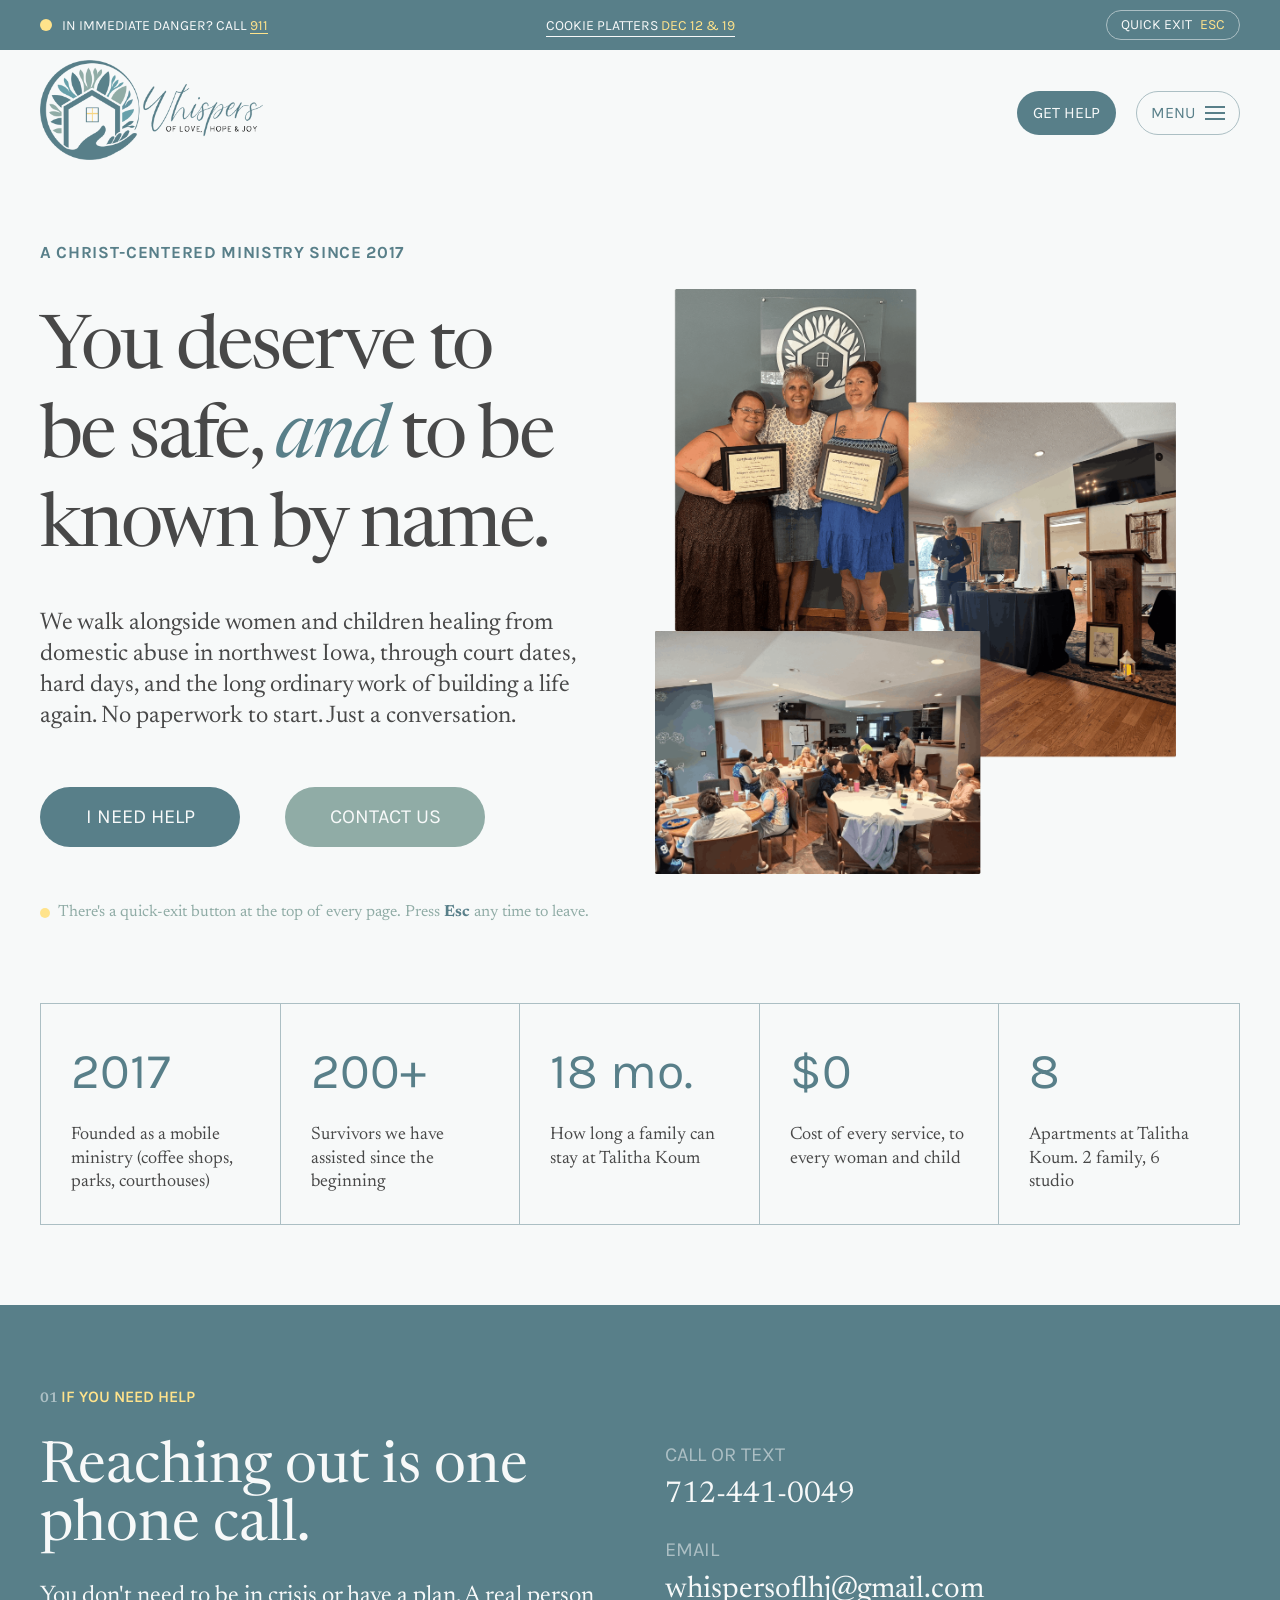
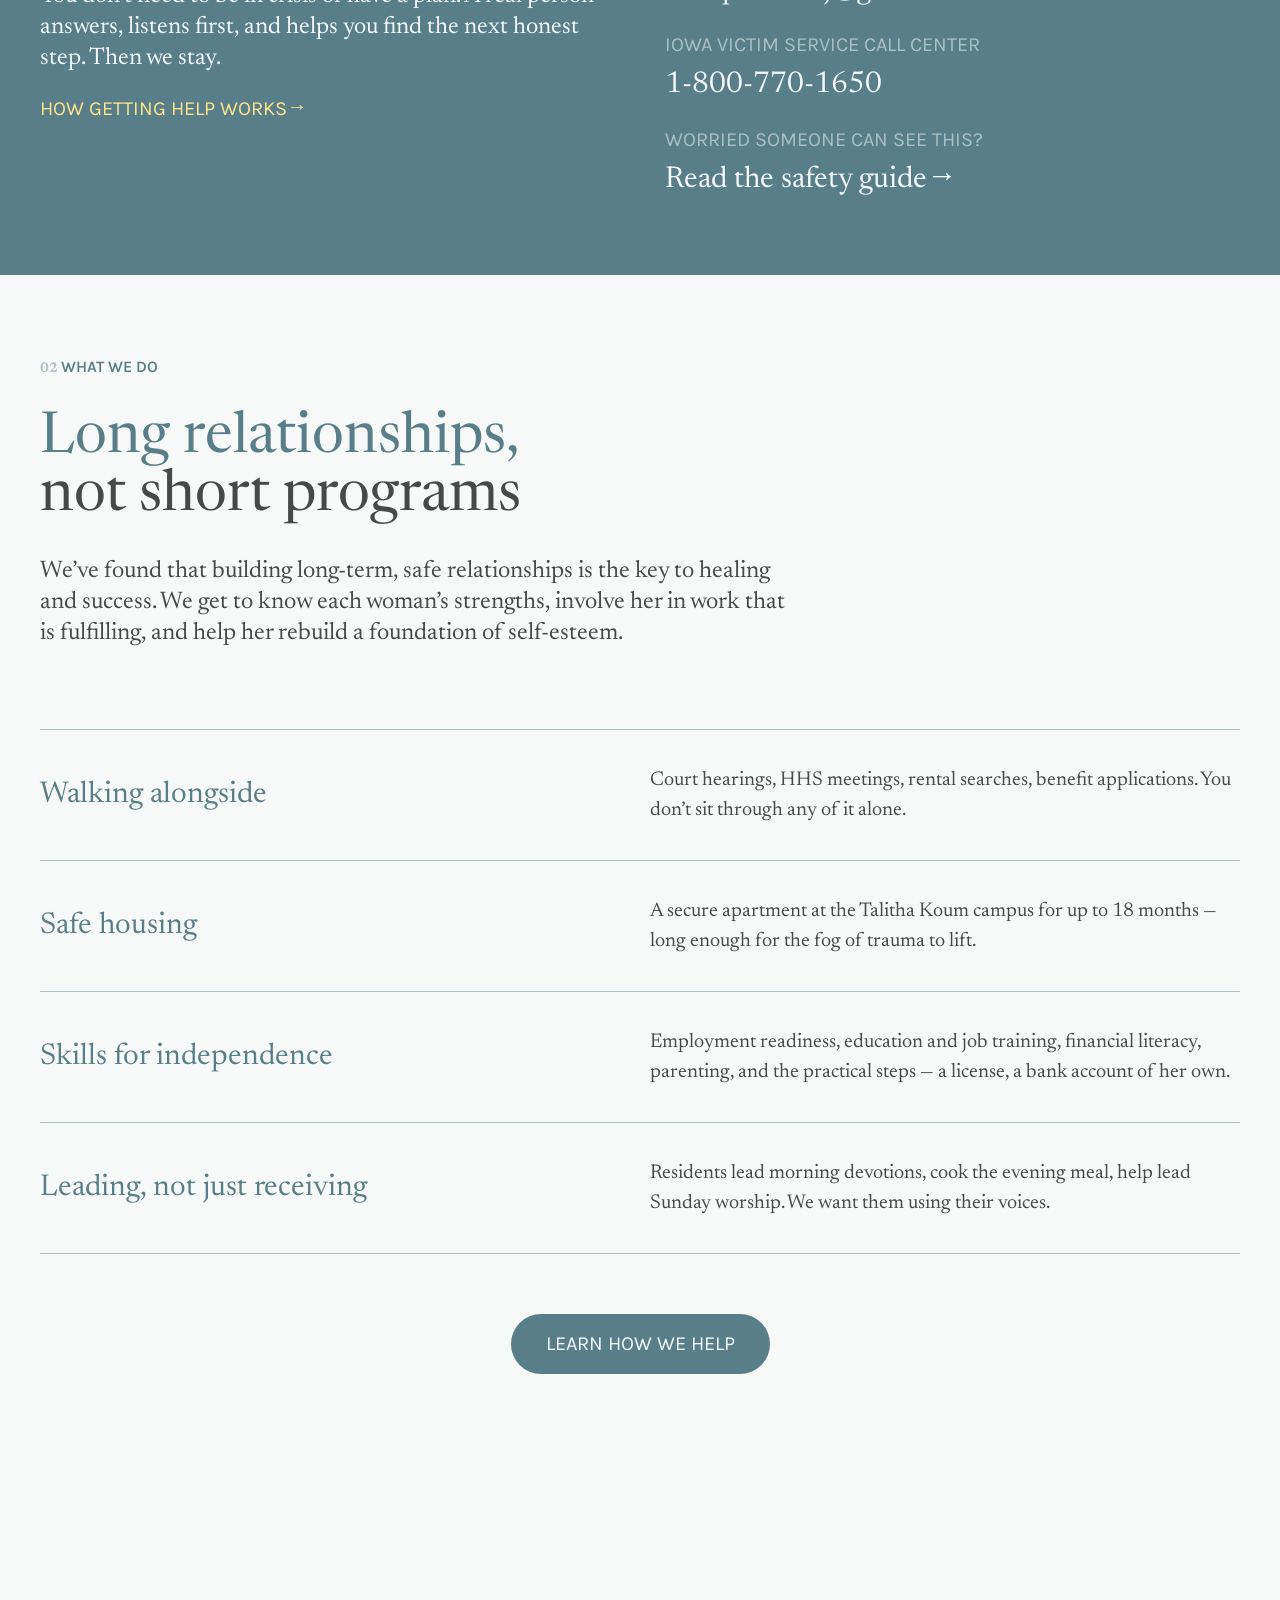
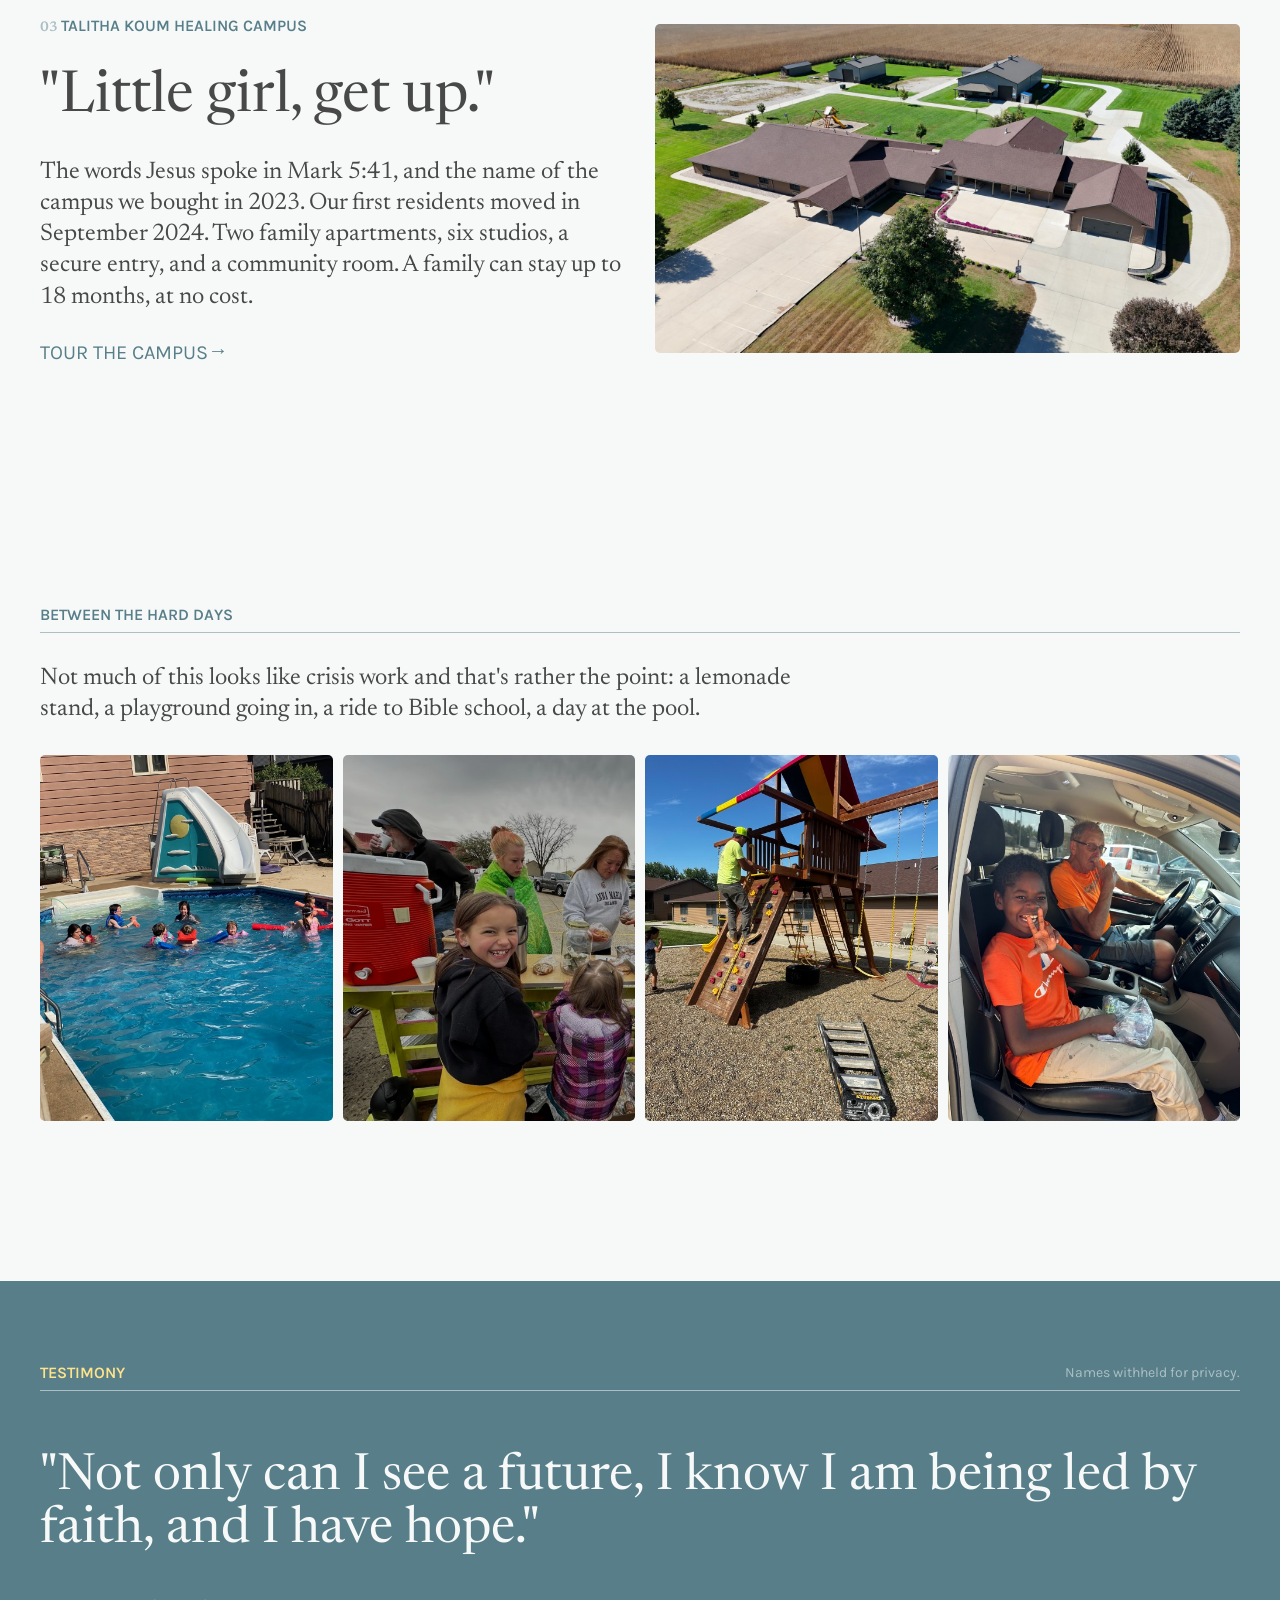
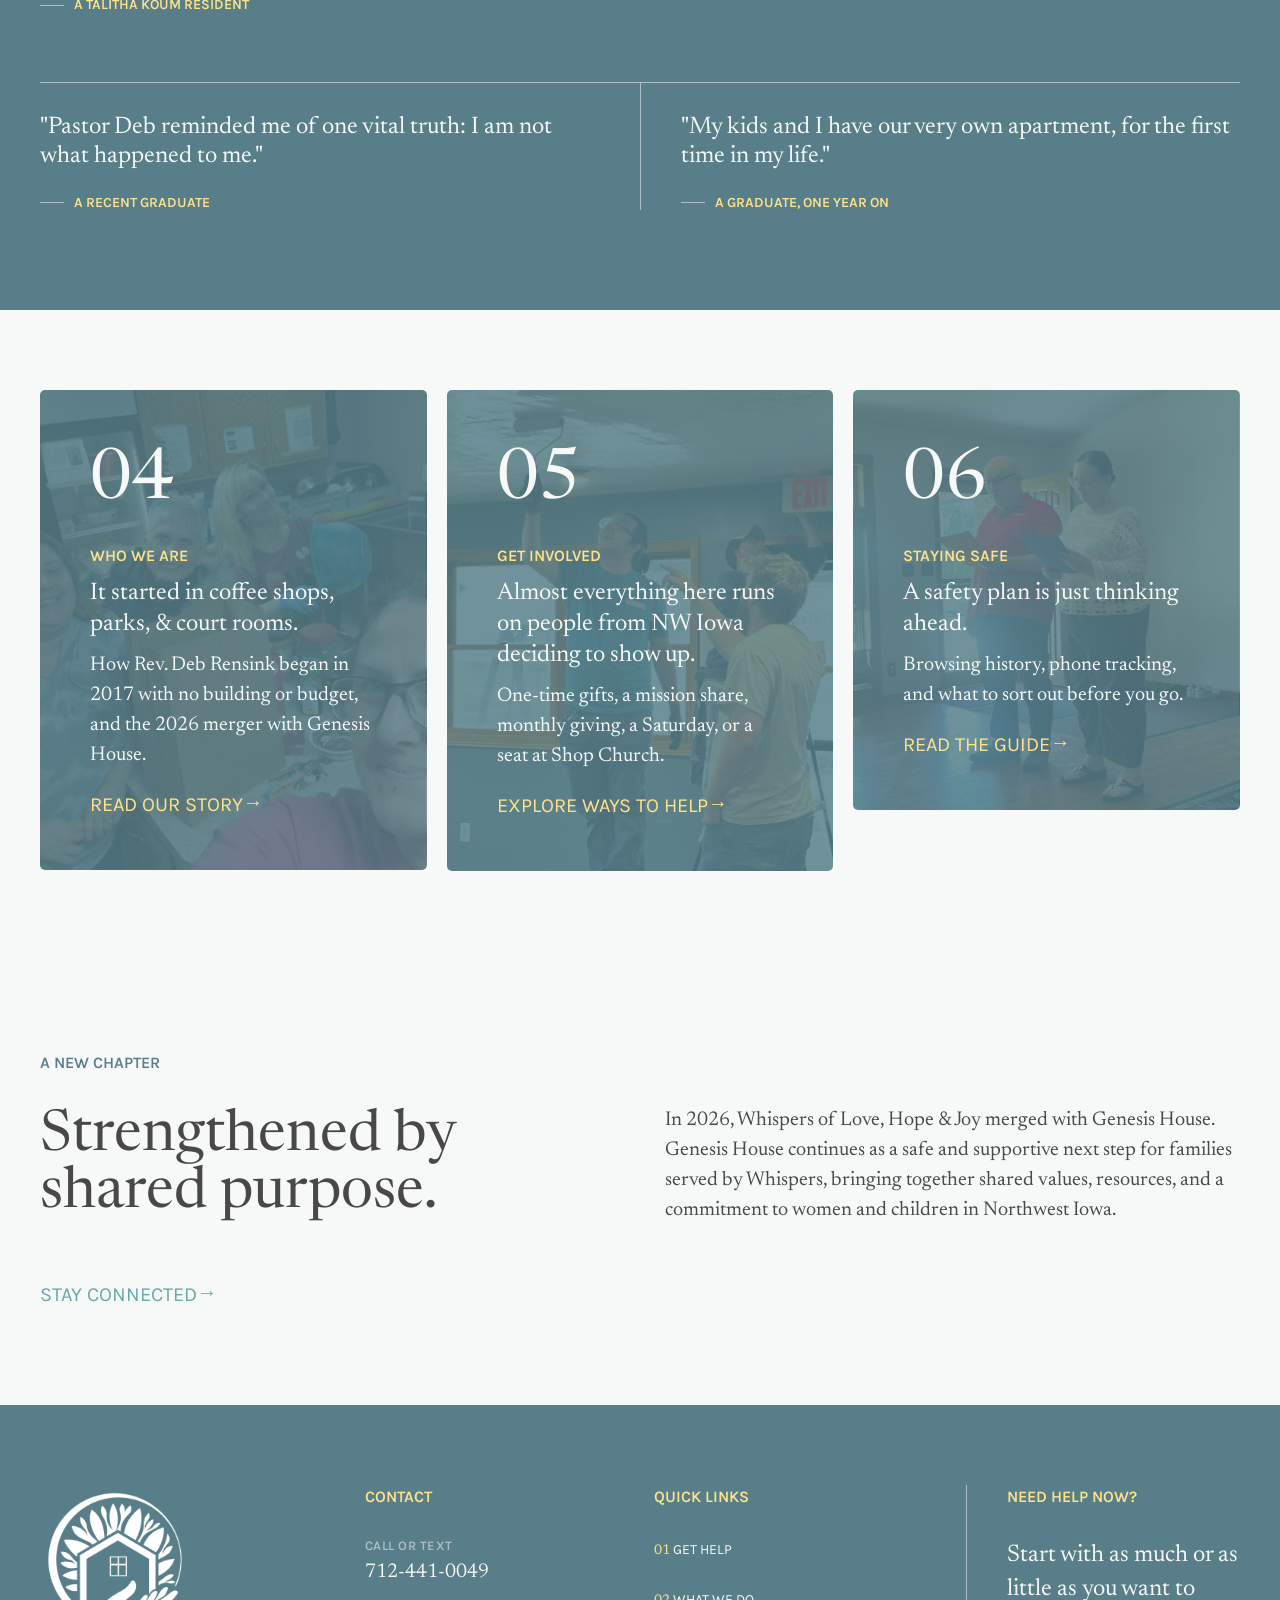
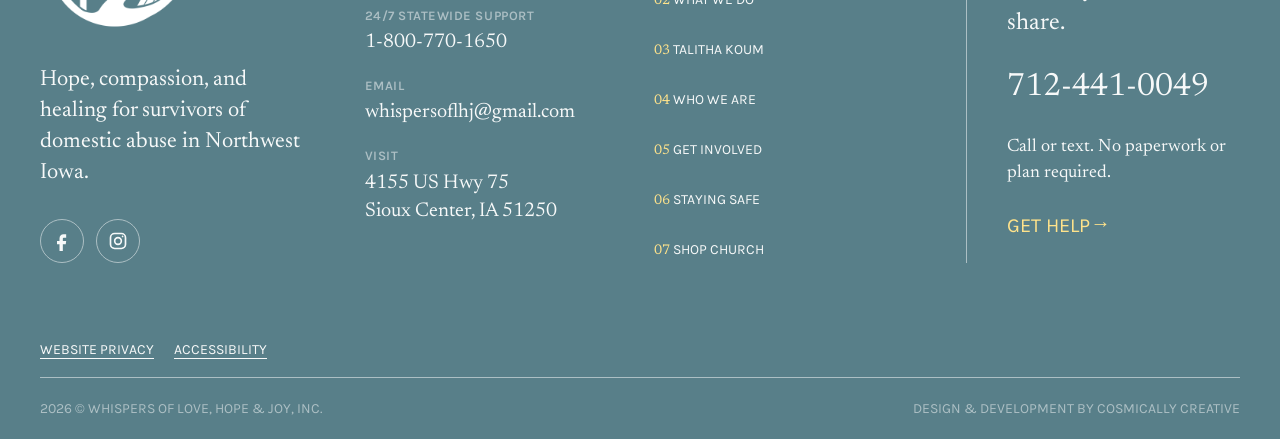
<file: index.html>
<!doctype html>
<html lang="en" class="no-js">
    <head>
        <meta charset="UTF-8" />
        <script>
            (function () {
                try {
                    var navigation = performance.getEntriesByType("navigation")[0];
                    var type = navigation && navigation.type;
                    if (type === "back_forward" && sessionStorage.getItem("quick-exit") === "1") {
                        document.documentElement.hidden = true;
                        location.replace("https://www.google.com/");
                    }
                } catch (error) {}
            })();
        </script>
        <meta name="viewport" content="width=device-width, initial-scale=1.0" />
        <meta name="referrer" content="no-referrer" />
        <meta name="description" content="Whispers of Love, Hope, and Joy provides Christ-centered support, practical help, and healing community for survivors of domestic abuse in Northwest Iowa." />
        <meta property="og:title" content="Whispers of Love, Hope, and Joy" />
        <meta property="og:description" content="Christ-centered support, practical help, and healing community for survivors of domestic abuse in Northwest Iowa." />
        <meta property="og:type" content="website" />
        <meta property="og:site_name" content="Whispers of Love, Hope, and Joy" />
        <link rel="canonical" href="https://whispersoflhj.org/" />
        <meta property="og:url" content="https://whispersoflhj.org/" />
        <meta property="og:image" content="https://whispersoflhj.org/img/share.png" />
        <meta property="og:image:width" content="1200" />
        <meta property="og:image:height" content="630" />
        <meta property="og:image:alt" content="Whispers of Love, Hope, and Joy" />
        <meta name="twitter:card" content="summary_large_image" />
        <meta name="twitter:image" content="https://whispersoflhj.org/img/share.png" />
        <meta name="theme-color" content="#587f89" />

        <link rel="apple-touch-icon" href="img/favicons/favicon-apple.png" />
        <link rel="icon" href="img/favicons/favicon.png" />

        <link rel="stylesheet" href="css/style.css" />
        <link rel="stylesheet" href="css/queries.css" />
        <script src="script.js" defer></script>
        <script defer src="https://stats.cosmicallycreative.com/script.js" data-website-id="69d5dd77-8af4-4feb-833b-759111ac0679"></script>

        <title>Whispers of Love, Hope, and Joy</title>
    </head>
    <body>
        <a class="skip-link" href="#main-content">Skip to main content</a>
        <header class="site-header">
            <aside class="announcement-bar" aria-label="Announcement">
                <p class="emergency-message">
                    <span class="emergency-indicator" aria-hidden="true"></span>
                    <span>In immediate danger? Call <a class="emergency-link text-yellow" href="tel:911">911</a></span>
                </p>
                <p class="announcement-message"></p>
                <a class="quick-exit" href="https://www.google.com/" rel="noreferrer">Quick Exit <span class="text-yellow">Esc</span></a>
            </aside>
            <nav class="nav" aria-label="Primary navigation">
                <a href="./" aria-label="Whispers of Love, Hope &amp; Joy home">
                    <img width="706" height="316" decoding="async" class="nav-logo" src="img/logo-big.png" alt="">
                </a>
                <a class="btn mobile-help-link" href="get-help/">Get Help</a>
                <button class="mobile-nav-toggle" type="button" aria-expanded="false" aria-controls="primary-navigation" aria-label="Open navigation">
                    <span class="mobile-nav-toggle-label">Menu</span>
                    <span class="mobile-nav-toggle-icon" aria-hidden="true"></span>
                </button>
                <ul class="nav-links" id="primary-navigation">
                    <li><a class="nav-link" href="get-help/"><span class="number">01</span> Get Help</a></li>
                    <li><a class="nav-link" href="what-we-do/"><span class="number">02</span> What We Do</a></li>
                    <li><a class="nav-link" href="talitha-koum/"><span class="number">03</span> Talitha Koum</a></li>
                    <li><a class="nav-link" href="who-we-are/"><span class="number">04</span> Who We Are</a></li>
                    <li><a class="nav-link" href="get-involved/"><span class="number">05</span> Get Involved</a></li>
                    <li><a class="nav-link" href="staying-safe/"><span class="number">06</span> Staying Safe</a></li>
                    <li><a class="nav-link" href="shop-church/"><span class="number">07</span> Shop Church</a></li>
                </ul>
                <div class="btns">
                    <a class="btn" href="https://whispersoflhj.networkforgood.com/projects/104180-whispers-of-love-hope-joy-ministry" target="_blank" rel="noreferrer">Donate</a>
                    <a class="btn btn--secondary" href="https://whispersoflhj.dm.networkforgood.com/forms/e-newsletter-sign-up" target="_blank" rel="noreferrer">Email Updates</a>
                </div>
            </nav>
        </header>

        <main id="main-content">
            <section class="hero-section">
                <div class="hero-content site-container">
                    <div class="hero-text">
                        <p class="hero-eyebrow">A Christ-centered ministry since 2017</p>
                        <h1>You deserve to <br>be safe, <em>and</em> to be <br>known by name.</h1>
                        <p class="description">We walk alongside women and children healing from domestic abuse in northwest Iowa, through court dates, hard days, and the long ordinary work of building a life again. No paperwork to start. Just a conversation.</p>
                        <div class="hero-actions">
                            <a class="btn btn--large" href="get-help/">I Need Help</a>
                            <a class="btn btn--secondary btn--large" href="mailto:whispersoflhj@gmail.com">Contact Us</a>
                        </div>
                        <p class="quick-exit-note">
                            <span class="quick-exit-indicator" aria-hidden="true"></span>
                            <span>There's a quick-exit button at the top of every page. Press <strong>Esc</strong> any time to leave.</span>
                        </p>
                    </div>
                    <div class="hero-image">
                        <img width="1200" height="1333" decoding="async" src="img/Hero.png" alt="Collage of three women holding completion certificates, a group sharing a meal, and a worship room with a wooden pulpit">
                    </div>
                </div>
            </section>
            <section class="stats-section">
                <div class="stats-grid site-container">
                    <div class="stats-cell animate-on-scroll">
                        <p class="large-number">2017</p>
                        <p class="stats-text">Founded as a mobile ministry (coffee shops, parks, courthouses)</p>
                    </div>
                    <div class="stats-cell animate-on-scroll">
                        <p class="large-number">200+</p>
                        <p class="stats-text">Survivors we have assisted since the beginning</p>
                    </div>
                    <div class="stats-cell animate-on-scroll">
                        <p class="large-number">18 mo.</p>
                        <p class="stats-text">How long a family can stay at Talitha Koum</p>
                    </div>
                    <div class="stats-cell animate-on-scroll">
                        <p class="large-number">$0</p>
                        <p class="stats-text">Cost of every service, to every woman and child</p>
                    </div>
                    <div class="stats-cell animate-on-scroll">
                        <p class="large-number">8</p>
                        <p class="stats-text">Apartments at Talitha Koum. 2 family, 6 studio</p>
                    </div>
                </div>
            </section>

            <section class="help-section">
                <div class="help-section-content site-container content-stack">
                    <p class="section-tag text-yellow animate-on-scroll"><span class="number text-gray">01 </span>If you need help</p>
                    <div class="help-grid">
                        <div class="help-cell animate-on-scroll">
                            <h2 class="text-white">Reaching out is one phone call.</h2>
                            <p class="description text-white">You don't need to be in crisis or have a plan. A real person answers, listens first, and helps you find the next honest step. Then we stay.</p>
                            <a href="get-help/" class="link-btn uppercase text-yellow"><span>How Getting Help Works</span></a>
                        </div>
                        <div class="help-cell animate-on-scroll">
                            <div class="contact-item">
                                <p class="uppercase text-gray">Call or text</p>
                                <a class="contact-link text-large text-white" href="tel:+17124410049">712-441-0049</a>
                            </div>
                            <div class="contact-item">
                                <p class="uppercase text-gray">Email</p>
                                <a class="contact-link text-large text-white" href="mailto:whispersoflhj@gmail.com">whispersoflhj@gmail.com</a>
                            </div>
                            <div class="contact-item">
                                <p class="uppercase text-gray">Iowa Victim Service Call Center</p>
                                <a class="contact-link text-large text-white" href="tel:+18007701650">1-800-770-1650</a>
                            </div>
                            <div class="contact-item">
                                <p class="uppercase text-gray">Worried someone can see this?</p>
                                <a class="link-btn text-large" href="staying-safe/"><span>Read the safety guide</span></a>
                            </div>
                        </div>
                    </div>
                </div>
            </section>

            <section class="what-we-do-section">
                <div class="what-we-do-content site-container content-stack">
                    <p class="section-tag text-teal animate-on-scroll"><span class="number text-gray">02 </span>What we do</p>
                    <h2 class="text-teal animate-on-scroll">Long relationships,<br><span class="text-black">not short programs</span></h2>
                    <p class="description animate-on-scroll">We’ve found that building long-term, safe relationships is the key to healing and success. We get to know each woman’s strengths, involve her in work that is fulfilling, and help her rebuild a foundation of self-esteem.</p>
                    <div class="services divided-list">
                        <div class="service animate-on-scroll">
                            <p class="text-large text-teal">Walking alongside</p>
                            <p>Court hearings, HHS meetings, rental searches, benefit applications. You don’t sit through any of it alone.</p>
                        </div>
                        <div class="service animate-on-scroll">
                            <p class="text-large text-teal">Safe housing</p>
                            <p>A secure apartment at the Talitha Koum campus for up to 18 months — long enough for the fog of trauma to lift.</p>
                        </div>
                        <div class="service animate-on-scroll">
                            <p class="text-large text-teal">Skills for independence</p>
                            <p>Employment readiness, education and job training, financial literacy, parenting, and the practical steps — a license, a bank account of her own.</p>
                        </div>
                        <div class="service animate-on-scroll">
                            <p class="text-large text-teal">Leading, not just receiving</p>
                            <p>Residents lead morning devotions, cook the evening meal, help lead Sunday worship. We want them using their voices.</p>
                        </div>
                    </div>
                    <div class="centered animate-on-scroll">
                        <a class="btn btn--large" href="what-we-do/">Learn How We Help</a>
                    </div>
                </div>
            </section>


            <section class="talitha-koum-section">
                <div class="talitha-koum-grid site-container">
                    <div class="talitha-koum-content content-stack animate-on-scroll">
                        <p class="section-tag text-teal"><span class="number text-gray">03 </span>Talitha Koum Healing Campus</p>
                        <h2>"Little girl, get up."</h2>
                        <p class="description">The words Jesus spoke in Mark 5:41, and the name of the campus we bought in 2023. Our first residents moved in September 2024. Two family apartments, six studios, a secure entry, and a community room. A family can stay up to 18 months, at no cost.</p>
                        <a href="talitha-koum/" class="link-btn uppercase text-teal"><span>Tour the campus</span></a>
                    </div>
                    <div class="talitha-koum-image animate-on-scroll">
                        <img width="1500" height="843" decoding="async" loading="lazy" src="img/drone.JPG" alt="Aerial view of connected campus buildings, driveways, and outbuildings">
                    </div>
                </div>
            </section>

            <section class="between-the-hard-days-section">
                <div class="between-the-hard-days-content site-container content-stack">
                    <p class="section-tag text-teal underline animate-on-scroll">Between the hard days</p>
                    <p class="description animate-on-scroll">Not much of this looks like crisis work and that's rather the point: a lemonade stand, a playground going in, a ride to Bible school, a day at the pool.</p>
                    <div class="gallery">
                        <div class="gallery-image animate-on-scroll">
                            <img width="500" height="625" decoding="async" loading="lazy" src="img/gallery/gallery1.jpeg" alt="Adults and children in a backyard pool, some in life jackets, with a slide behind them">
                        </div>
                        <div class="gallery-image animate-on-scroll">
                            <img width="500" height="625" decoding="async" loading="lazy" src="img/gallery/gallery2.jpeg" alt="A child smiling at an outdoor table with a drink cooler, snacks, and adults behind the table">
                        </div>
                        <div class="gallery-image animate-on-scroll">
                            <img width="500" height="625" decoding="async" loading="lazy" src="img/gallery/gallery3.jpeg" alt="A person in a yellow shirt climbing a wooden playground, with a ladder on the ground and a child nearby">
                        </div>
                        <div class="gallery-image animate-on-scroll">
                            <img width="500" height="625" decoding="async" loading="lazy" src="img/gallery/gallery4.jpeg" alt="A child in the passenger seat smiles and holds up a peace sign while an adult sits in the driver's seat">
                        </div>
                    </div>
                </div>
            </section>

            <section class="testimony-section">
                <div class="testimony-content site-container">
                    <div class="testimony-header underline animate-on-scroll">
                        <p class="section-tag text-yellow">Testimony</p>
                        <p class="disclaimer">Names withheld for privacy.</p>
                    </div>
                    <figure class="featured-testimony animate-on-scroll">
                        <blockquote class="large-quote text-white">"Not only can I see a future, I know I am being led by faith, and I have hope."</blockquote>
                        <figcaption class="testimony-attribution">A Talitha Koum resident</figcaption>
                    </figure>
                    <div class="testimony-grid">
                        <figure class="testimony-card animate-on-scroll">
                            <blockquote class="testimony-quote">"Pastor Deb reminded me of one vital truth: I am not what happened to me."</blockquote>
                            <figcaption class="testimony-attribution">A recent graduate</figcaption>
                        </figure>
                        <figure class="testimony-card animate-on-scroll">
                            <blockquote class="testimony-quote">"My kids and I have our very own apartment, for the first time in my life."</blockquote>
                            <figcaption class="testimony-attribution">A graduate, one year on</figcaption>
                        </figure>
                    </div>
                </div>
            </section>

            <section class="links-section">
                <div class="links-section-content site-container">
                    <a class="link-card link-card--04 animate-on-scroll" href="who-we-are/">
                        <p class="extra-large-number text-white">04</p>
                        <div class="link-card-text">
                            <p class="section-tag text-yellow">Who we are</p>
                            <p class="description text-white">It started in coffee shops, parks, &amp; court rooms.</p>
                            <p class="text-white">How Rev. Deb Rensink began in 2017 with no building or budget, and the 2026 merger with Genesis House.</p>
                        </div>
                        <p class="link-btn text-yellow uppercase">Read our story</p>
                    </a>
                    <a class="link-card link-card--05 animate-on-scroll" href="get-involved/">
                        <p class="extra-large-number text-white">05</p>
                        <div class="link-card-text">
                            <p class="section-tag text-yellow">Get involved</p>
                            <p class="description text-white">Almost everything here runs on people from NW Iowa deciding to show up.</p>
                            <p class="text-white">One-time gifts, a mission share, monthly giving, a Saturday, or a seat at Shop Church.</p>
                        </div>
                        <p class="link-btn text-yellow uppercase">Explore Ways to Help</p>
                    </a>
                    <a class="link-card link-card--06 animate-on-scroll" href="staying-safe/">
                        <p class="extra-large-number text-white">06</p>
                        <div class="link-card-text">
                            <p class="section-tag text-yellow">Staying safe</p>
                            <p class="description text-white">A safety plan is just thinking ahead.</p>
                            <p class="text-white">Browsing history, phone tracking, and what to sort out before you go.</p>
                        </div>
                        <p class="link-btn text-yellow uppercase">Read the guide</p>
                    </a>
                </div>
            </section>

            <section class="new-chapter-section site-container site-container--narrow content-stack">
                <p class="section-tag text-teal animate-on-scroll">A new chapter</p>
                <div class="new-chapter-content">
                    <div class="new-chapter-left content-stack animate-on-scroll">
                        <h2>Strengthened by shared purpose.</h2>
                    </div>
                    <div class="new-chapter-right content-stack animate-on-scroll">
                        <p>In 2026, Whispers of Love, Hope &amp; Joy merged with Genesis House. Genesis House continues as a safe and supportive next step for families served by Whispers, bringing together shared values, resources, and a commitment to women and children in Northwest Iowa.</p>
                    </div>
                </div>
                <a class="link-btn text-bright-teal uppercase animate-on-scroll" href="https://whispersoflhj.dm.networkforgood.com/forms/e-newsletter-sign-up" target="_blank" rel="noreferrer">Stay connected</a>
            </section>

        </main>

        <footer>
                <div class="footer-content site-container">
                    <div class="footer-cell footer-brand-cell">
                        <a class="footer-brand-link" href="./" aria-label="Whispers of Love, Hope &amp; Joy home">
                            <img width="788" height="788" decoding="async" loading="lazy" class="footer-logo" src="img/logo-small.png" alt="">
                        </a>
                        <p class="description text-white">Hope, compassion, and healing for survivors of domestic abuse in Northwest Iowa.</p>
                        <ul class="footer-social-links" aria-label="Social media">
                            <li>
                                <a class="footer-social-link" href="https://www.facebook.com/Whispersoflovehopejoy" target="_blank" rel="noreferrer" aria-label="Whispers of Love, Hope, and Joy on Facebook">
                                    <svg class="footer-social-icon" aria-hidden="true" focusable="false"><use href="img/social-icons.svg#facebook"></use></svg>
                                </a>
                            </li>
                            <li>
                                <a class="footer-social-link" href="https://www.instagram.com/whispersoflhj" target="_blank" rel="noreferrer" aria-label="Whispers of Love, Hope, and Joy on Instagram">
                                    <svg class="footer-social-icon" aria-hidden="true" focusable="false"><use href="img/social-icons.svg#instagram"></use></svg>
                                </a>
                            </li>
                        </ul>
                    </div>
                    <div class="footer-cell">
                        <p class="section-tag text-yellow">Contact</p>
                        <ul class="footer-contact-list">
                            <li class="footer-contact-item">
                                <span class="footer-contact-label">Call or text</span>
                                <a class="footer-contact-link" href="tel:+17124410049">712-441-0049</a>
                            </li>
                            <li class="footer-contact-item">
                                <span class="footer-contact-label">24/7 statewide support</span>
                                <a class="footer-contact-link" href="tel:+18007701650">1-800-770-1650</a>
                            </li>
                            <li class="footer-contact-item">
                                <span class="footer-contact-label">Email</span>
                                <a class="footer-contact-link" href="mailto:whispersoflhj@gmail.com">whispersoflhj@gmail.com</a>
                            </li>
                            <li class="footer-contact-item">
                                <span class="footer-contact-label">Visit</span>
                                <address class="text-white">4155 US Hwy 75<br>Sioux Center, IA 51250</address>
                            </li>
                        </ul>
                    </div>
                    <div class="footer-cell">
                        <p class="section-tag text-yellow">Quick Links</p>
                        <ul class="footer-nav-links">
                            <li><a class="nav-link text-white" href="get-help/"><span class="number text-yellow">01</span> Get Help</a></li>
                            <li><a class="nav-link text-white" href="what-we-do/"><span class="number text-yellow">02</span> What We Do</a></li>
                            <li><a class="nav-link text-white" href="talitha-koum/"><span class="number text-yellow">03</span> Talitha Koum</a></li>
                            <li><a class="nav-link text-white" href="who-we-are/"><span class="number text-yellow">04</span> Who We Are</a></li>
                            <li><a class="nav-link text-white" href="get-involved/"><span class="number text-yellow">05</span> Get Involved</a></li>
                            <li><a class="nav-link text-white" href="staying-safe/"><span class="number text-yellow">06</span> Staying Safe</a></li>
                            <li><a class="nav-link text-white" href="shop-church/"><span class="number text-yellow">07</span> Shop Church</a></li>
                        </ul>
                    </div>
                    <div class="footer-cell footer-help-cell">
                        <p class="section-tag text-yellow">Need help now?</p>
                        <p class="footer-help-intro text-white">Start with as much or as little as you want to share.</p>
                        <a class="contact-link footer-help-number" href="tel:+17124410049">712-441-0049</a>
                        <p class="footer-help-note text-white">Call or text. No paperwork or plan required.</p>
                        <a class="link-btn uppercase text-yellow" href="get-help/"><span>Get help</span></a>
                    </div>
                </div>
                <div class="footer-legal site-container">
                    <a href="privacy/">Website Privacy</a>
                    <a href="accessibility/">Accessibility</a>
                </div>
                <div class="copyright site-container">
                    <p>2026 © Whispers of Love, Hope &amp; Joy, Inc.</p>
                    <p>Design &amp; Development by <a href="https://cosmicallycreative.com" target="_blank" rel="noreferrer">Cosmically Creative</a></p>
                </div>
        </footer>
    </body>
</html>
</file>
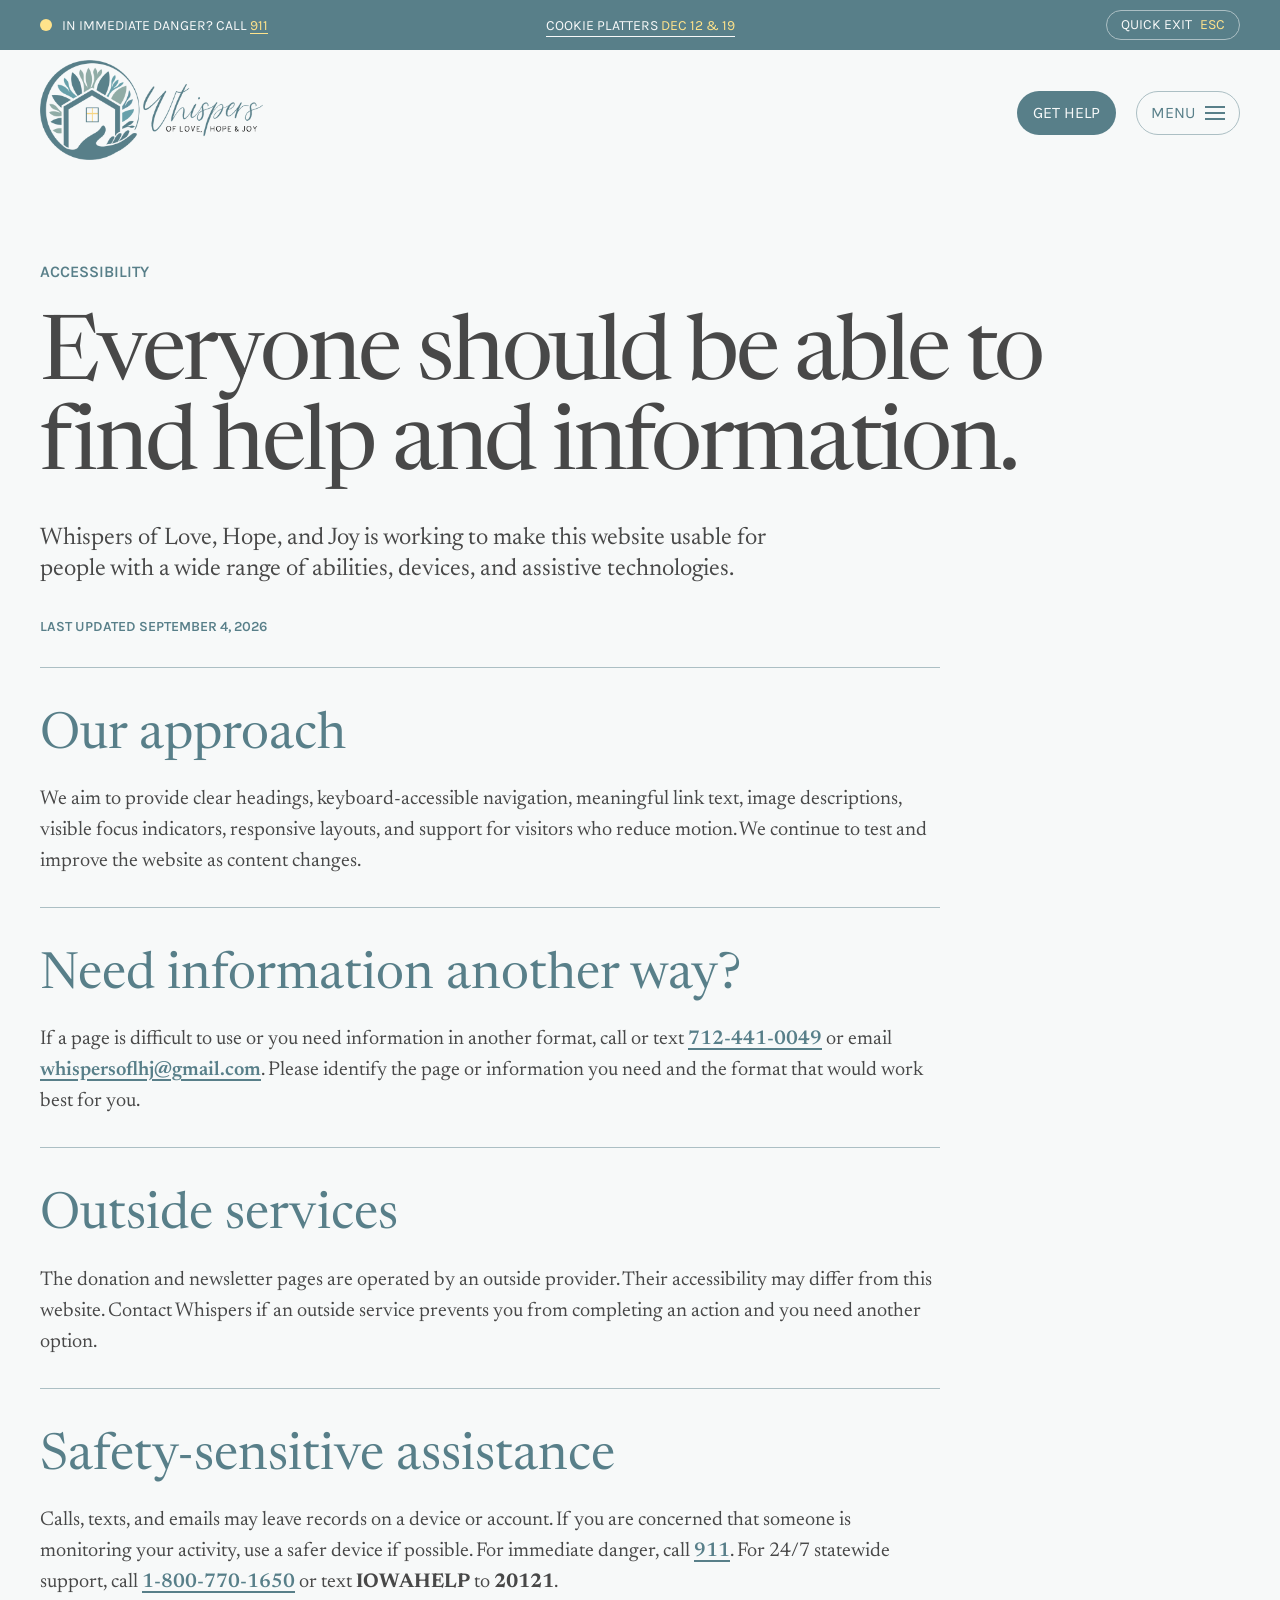
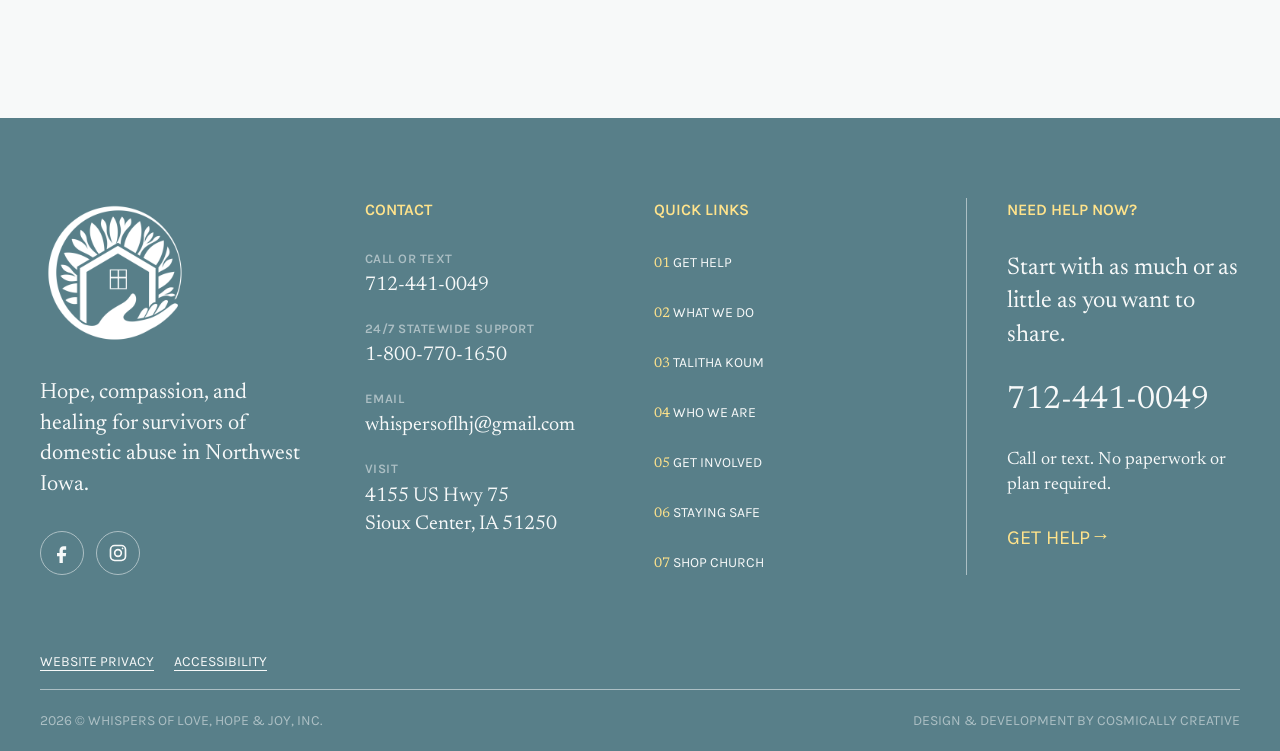
<file: accessibility/index.html>
<!doctype html>
<html lang="en" class="no-js">
    <head>
        <meta charset="UTF-8" />
        <script>
            (function () {
                try {
                    var navigation = performance.getEntriesByType("navigation")[0];
                    var type = navigation && navigation.type;
                    if (type === "back_forward" && sessionStorage.getItem("quick-exit") === "1") {
                        document.documentElement.hidden = true;
                        location.replace("https://www.google.com/");
                    }
                } catch (error) {}
            })();
        </script>
        <meta name="viewport" content="width=device-width, initial-scale=1.0" />
        <meta name="referrer" content="no-referrer" />
        <meta name="description" content="Read the accessibility commitment for the Whispers of Love, Hope, and Joy website and learn how to request assistance." />
        <meta property="og:title" content="Accessibility | Whispers of Love, Hope, and Joy" />
        <meta property="og:description" content="Read the accessibility commitment for the Whispers website and learn how to request assistance." />
        <meta property="og:type" content="website" />
        <meta property="og:site_name" content="Whispers of Love, Hope, and Joy" />
        <link rel="canonical" href="https://whispersoflhj.org/accessibility/" />
        <meta property="og:url" content="https://whispersoflhj.org/accessibility/" />
        <meta property="og:image" content="https://whispersoflhj.org/img/share.png" />
        <meta property="og:image:width" content="1200" />
        <meta property="og:image:height" content="630" />
        <meta property="og:image:alt" content="Whispers of Love, Hope, and Joy" />
        <meta name="twitter:card" content="summary_large_image" />
        <meta name="twitter:image" content="https://whispersoflhj.org/img/share.png" />
        <meta name="theme-color" content="#587f89" />

        <link rel="apple-touch-icon" href="../img/favicons/favicon-apple.png" />
        <link rel="icon" href="../img/favicons/favicon.png" />
        <link rel="stylesheet" href="../css/style.css" />
        <link rel="stylesheet" href="../css/queries.css" />
        <script src="../script.js" defer></script>
        <script defer src="https://stats.cosmicallycreative.com/script.js" data-website-id="69d5dd77-8af4-4feb-833b-759111ac0679"></script>

        <title>Accessibility | Whispers of Love, Hope, and Joy</title>
    </head>
    <body class="legal-page">
        <a class="skip-link" href="#main-content">Skip to main content</a>
        <header class="site-header">
            <aside class="announcement-bar" aria-label="Announcement">
                <p class="emergency-message">
                    <span class="emergency-indicator" aria-hidden="true"></span>
                    <span>In immediate danger? Call <a class="emergency-link text-yellow" href="tel:911">911</a></span>
                </p>
                <p class="announcement-message"></p>
                <a class="quick-exit" href="https://www.google.com/" rel="noreferrer">Quick Exit <span class="text-yellow">Esc</span></a>
            </aside>
            <nav class="nav" aria-label="Primary navigation">
                <a href="../" aria-label="Whispers of Love, Hope &amp; Joy home">
                    <img width="706" height="316" decoding="async" class="nav-logo" src="../img/logo-big.png" alt="">
                </a>
                <a class="btn mobile-help-link" href="../get-help/">Get Help</a>
                <button class="mobile-nav-toggle" type="button" aria-expanded="false" aria-controls="primary-navigation" aria-label="Open navigation">
                    <span class="mobile-nav-toggle-label">Menu</span>
                    <span class="mobile-nav-toggle-icon" aria-hidden="true"></span>
                </button>
                <ul class="nav-links" id="primary-navigation">
                    <li><a class="nav-link" href="../get-help/"><span class="number">01</span> Get Help</a></li>
                    <li><a class="nav-link" href="../what-we-do/"><span class="number">02</span> What We Do</a></li>
                    <li><a class="nav-link" href="../talitha-koum/"><span class="number">03</span> Talitha Koum</a></li>
                    <li><a class="nav-link" href="../who-we-are/"><span class="number">04</span> Who We Are</a></li>
                    <li><a class="nav-link" href="../get-involved/"><span class="number">05</span> Get Involved</a></li>
                    <li><a class="nav-link" href="../staying-safe/"><span class="number">06</span> Staying Safe</a></li>
                    <li><a class="nav-link" href="../shop-church/"><span class="number">07</span> Shop Church</a></li>
                </ul>
                <div class="btns">
                    <a class="btn" href="https://whispersoflhj.networkforgood.com/projects/104180-whispers-of-love-hope-joy-ministry" target="_blank" rel="noreferrer">Donate</a>
                    <a class="btn btn--secondary" href="https://whispersoflhj.dm.networkforgood.com/forms/e-newsletter-sign-up" target="_blank" rel="noreferrer">Email Updates</a>
                </div>
            </nav>
        </header>

        <main id="main-content" class="legal-main">
            <div class="legal-content site-container site-container--narrow content-stack">
                <p class="section-tag text-teal">Accessibility</p>
                <h1>Everyone should be able to find help and information.</h1>
                <p class="description">Whispers of Love, Hope, and Joy is working to make this website usable for people with a wide range of abilities, devices, and assistive technologies.</p>
                <p class="legal-updated">Last updated September 4, 2026</p>

                <section class="legal-section animate-on-scroll">
                    <h2>Our approach</h2>
                    <p>We aim to provide clear headings, keyboard-accessible navigation, meaningful link text, image descriptions, visible focus indicators, responsive layouts, and support for visitors who reduce motion. We continue to test and improve the website as content changes.</p>
                </section>

                <section class="legal-section animate-on-scroll">
                    <h2>Need information another way?</h2>
                    <p>If a page is difficult to use or you need information in another format, call or text <a href="tel:+17124410049">712-441-0049</a> or email <a href="mailto:whispersoflhj@gmail.com">whispersoflhj@gmail.com</a>. Please identify the page or information you need and the format that would work best for you.</p>
                </section>

                <section class="legal-section animate-on-scroll">
                    <h2>Outside services</h2>
                    <p>The donation and newsletter pages are operated by an outside provider. Their accessibility may differ from this website. Contact Whispers if an outside service prevents you from completing an action and you need another option.</p>
                </section>

                <section class="legal-section animate-on-scroll">
                    <h2>Safety-sensitive assistance</h2>
                    <p>Calls, texts, and emails may leave records on a device or account. If you are concerned that someone is monitoring your activity, use a safer device if possible. For immediate danger, call <a href="tel:911">911</a>. For 24/7 statewide support, call <a href="tel:+18007701650">1-800-770-1650</a> or text <strong>IOWAHELP</strong> to <strong>20121</strong>.</p>
                </section>
            </div>
        </main>

        <footer>
            <div class="footer-content site-container">
                <div class="footer-cell footer-brand-cell">
                    <a class="footer-brand-link" href="../" aria-label="Whispers of Love, Hope &amp; Joy home">
                        <img width="788" height="788" decoding="async" loading="lazy" class="footer-logo" src="../img/logo-small.png" alt="">
                    </a>
                    <p class="description text-white">Hope, compassion, and healing for survivors of domestic abuse in Northwest Iowa.</p>
                    <ul class="footer-social-links" aria-label="Social media">
                        <li>
                            <a class="footer-social-link" href="https://www.facebook.com/Whispersoflovehopejoy" target="_blank" rel="noreferrer" aria-label="Whispers of Love, Hope, and Joy on Facebook">
                                <svg class="footer-social-icon" aria-hidden="true" focusable="false"><use href="../img/social-icons.svg#facebook"></use></svg>
                            </a>
                        </li>
                        <li>
                            <a class="footer-social-link" href="https://www.instagram.com/whispersoflhj" target="_blank" rel="noreferrer" aria-label="Whispers of Love, Hope, and Joy on Instagram">
                                <svg class="footer-social-icon" aria-hidden="true" focusable="false"><use href="../img/social-icons.svg#instagram"></use></svg>
                            </a>
                        </li>
                    </ul>
                </div>
                <div class="footer-cell">
                    <p class="section-tag text-yellow">Contact</p>
                    <ul class="footer-contact-list">
                        <li class="footer-contact-item"><span class="footer-contact-label">Call or text</span><a class="footer-contact-link" href="tel:+17124410049">712-441-0049</a></li>
                        <li class="footer-contact-item"><span class="footer-contact-label">24/7 statewide support</span><a class="footer-contact-link" href="tel:+18007701650">1-800-770-1650</a></li>
                        <li class="footer-contact-item"><span class="footer-contact-label">Email</span><a class="footer-contact-link" href="mailto:whispersoflhj@gmail.com">whispersoflhj@gmail.com</a></li>
                        <li class="footer-contact-item"><span class="footer-contact-label">Visit</span><address class="text-white">4155 US Hwy 75<br>Sioux Center, IA 51250</address></li>
                    </ul>
                </div>
                <div class="footer-cell">
                    <p class="section-tag text-yellow">Quick Links</p>
                    <ul class="footer-nav-links">
                        <li><a class="nav-link text-white" href="../get-help/"><span class="number text-yellow">01</span> Get Help</a></li>
                        <li><a class="nav-link text-white" href="../what-we-do/"><span class="number text-yellow">02</span> What We Do</a></li>
                        <li><a class="nav-link text-white" href="../talitha-koum/"><span class="number text-yellow">03</span> Talitha Koum</a></li>
                        <li><a class="nav-link text-white" href="../who-we-are/"><span class="number text-yellow">04</span> Who We Are</a></li>
                        <li><a class="nav-link text-white" href="../get-involved/"><span class="number text-yellow">05</span> Get Involved</a></li>
                        <li><a class="nav-link text-white" href="../staying-safe/"><span class="number text-yellow">06</span> Staying Safe</a></li>
                        <li><a class="nav-link text-white" href="../shop-church/"><span class="number text-yellow">07</span> Shop Church</a></li>
                    </ul>
                </div>
                <div class="footer-cell footer-help-cell">
                    <p class="section-tag text-yellow">Need help now?</p>
                    <p class="footer-help-intro text-white">Start with as much or as little as you want to share.</p>
                    <a class="contact-link footer-help-number" href="tel:+17124410049">712-441-0049</a>
                    <p class="footer-help-note text-white">Call or text. No paperwork or plan required.</p>
                    <a class="link-btn uppercase text-yellow" href="../get-help/"><span>Get help</span></a>
                </div>
            </div>
            <div class="footer-legal site-container">
                <a href="../privacy/">Website Privacy</a>
                <a href="../accessibility/" aria-current="page">Accessibility</a>
            </div>
            <div class="copyright site-container">
                <p>2026 © Whispers of Love, Hope &amp; Joy, Inc.</p>
                <p>Design &amp; Development by <a href="https://cosmicallycreative.com" target="_blank" rel="noreferrer">Cosmically Creative</a></p>
            </div>
        </footer>
    </body>
</html>
</file>
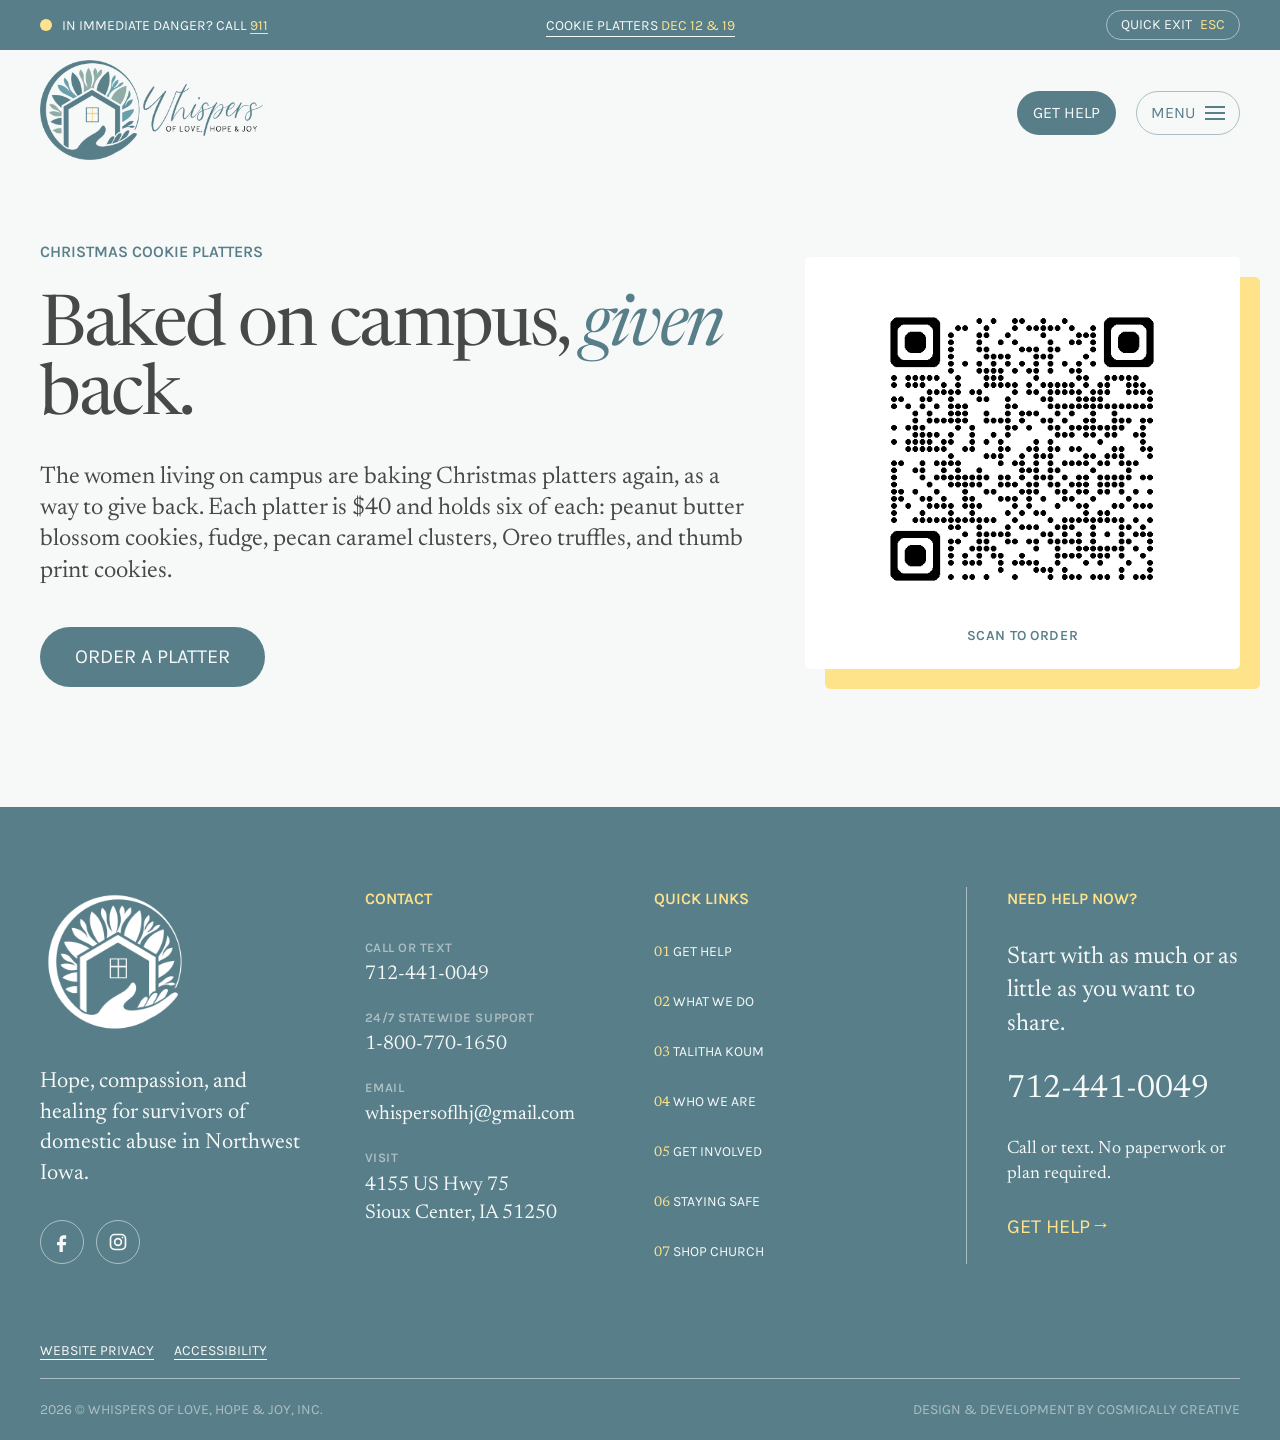
<file: events/index.html>
<!doctype html>
<html lang="en" class="no-js">
    <head>
        <meta charset="UTF-8" />
        <script>
            (function () {
                try {
                    var navigation = performance.getEntriesByType("navigation")[0];
                    var type = navigation && navigation.type;
                    if (type === "back_forward" && sessionStorage.getItem("quick-exit") === "1") {
                        document.documentElement.hidden = true;
                        location.replace("https://www.google.com/");
                        return;
                    }
                } catch (error) {}

                var platterEndsAt = Date.parse("2026-12-20T06:00:00Z");
                if (isFinite(platterEndsAt) && Date.now() >= platterEndsAt) {
                    document.documentElement.hidden = true;
                    location.replace("../");
                }
            })();
        </script>
        <meta name="viewport" content="width=device-width, initial-scale=1.0" />
        <meta name="referrer" content="no-referrer" />
        <meta name="description" content="Order a $40 Christmas cookie platter baked by the women on campus. Pick up the morning of December 12 or December 19 at the Ministry Center in Sioux Center." />
        <meta property="og:title" content="Christmas Cookie Platters | Whispers of Love, Hope, and Joy" />
        <meta property="og:description" content="A $40 platter of cookies, fudge, and clusters, baked on campus. Morning pickup on December 12 or December 19." />
        <meta property="og:type" content="website" />
        <meta property="og:site_name" content="Whispers of Love, Hope, and Joy" />
        <link rel="canonical" href="https://whispersoflhj.org/events/" />
        <meta property="og:url" content="https://whispersoflhj.org/events/" />
        <meta property="og:image" content="https://whispersoflhj.org/img/share.png" />
        <meta property="og:image:width" content="1200" />
        <meta property="og:image:height" content="630" />
        <meta property="og:image:alt" content="Whispers of Love, Hope, and Joy" />
        <meta name="twitter:card" content="summary_large_image" />
        <meta name="twitter:image" content="https://whispersoflhj.org/img/share.png" />
        <meta name="theme-color" content="#587f89" />

        <link rel="apple-touch-icon" href="../img/favicons/favicon-apple.png" />
        <link rel="icon" href="../img/favicons/favicon.png" />

        <link rel="stylesheet" href="../css/style.css" />
        <link rel="stylesheet" href="../css/queries.css" />
        <script src="../script.js" defer></script>
        <script defer src="https://stats.cosmicallycreative.com/script.js" data-website-id="69d5dd77-8af4-4feb-833b-759111ac0679"></script>

        <title>Christmas Cookie Platters | Whispers of Love, Hope, and Joy</title>
    </head>
    <body class="event-page">
        <a class="skip-link" href="#main-content">Skip to main content</a>
        <header class="site-header">
            <aside class="announcement-bar" aria-label="Announcement">
                <p class="emergency-message">
                    <span class="emergency-indicator" aria-hidden="true"></span>
                    <span>In immediate danger? Call <a class="emergency-link text-yellow" href="tel:911">911</a></span>
                </p>
                <p class="announcement-message"></p>
                <a class="quick-exit" href="https://www.google.com/" rel="noreferrer">Quick Exit <span class="text-yellow">Esc</span></a>
            </aside>
            <nav class="nav" aria-label="Primary navigation">
                <a href="../" aria-label="Whispers of Love, Hope &amp; Joy home">
                    <img width="706" height="316" decoding="async" class="nav-logo" src="../img/logo-big.png" alt="">
                </a>
                <a class="btn mobile-help-link" href="../get-help/">Get Help</a>
                <button class="mobile-nav-toggle" type="button" aria-expanded="false" aria-controls="primary-navigation" aria-label="Open navigation">
                    <span class="mobile-nav-toggle-label">Menu</span>
                    <span class="mobile-nav-toggle-icon" aria-hidden="true"></span>
                </button>
                <ul class="nav-links" id="primary-navigation">
                    <li><a class="nav-link" href="../get-help/"><span class="number">01</span> Get Help</a></li>
                    <li><a class="nav-link" href="../what-we-do/"><span class="number">02</span> What We Do</a></li>
                    <li><a class="nav-link" href="../talitha-koum/"><span class="number">03</span> Talitha Koum</a></li>
                    <li><a class="nav-link" href="../who-we-are/"><span class="number">04</span> Who We Are</a></li>
                    <li><a class="nav-link" href="../get-involved/"><span class="number">05</span> Get Involved</a></li>
                    <li><a class="nav-link" href="../staying-safe/"><span class="number">06</span> Staying Safe</a></li>
                    <li><a class="nav-link" href="../shop-church/"><span class="number">07</span> Shop Church</a></li>
                </ul>
                <div class="btns">
                    <a class="btn" href="https://whispersoflhj.networkforgood.com/projects/104180-whispers-of-love-hope-joy-ministry" target="_blank" rel="noreferrer">Donate</a>
                    <a class="btn btn--secondary" href="https://whispersoflhj.dm.networkforgood.com/forms/e-newsletter-sign-up" target="_blank" rel="noreferrer">Email Updates</a>
                </div>
            </nav>
        </header>

        <main id="main-content" class="event-main">
            <section class="event-hero">
                <div class="event-hero-content site-container">
                    <div class="event-hero-copy content-stack">
                        <p class="section-tag text-teal">Christmas Cookie Platters</p>
                        <h1>Baked on campus, <em>given</em> back.</h1>
                        <p class="description">The women living on campus are baking Christmas platters again, as a way to give back. Each platter is $40 and holds six of each: peanut butter blossom cookies, fudge, pecan caramel clusters, Oreo truffles, and thumb print cookies.</p>
                        <div class="event-hero-actions">
                            <a class="btn btn--large" href="https://whispersoflhj.networkforgood.com/projects/309423-christmas-cookie-platter" target="_blank" rel="noreferrer">Order a Platter</a>
                        </div>
                    </div>

                    <figure class="event-qr">
                        <img width="450" height="450" decoding="async" src="../img/cookie-platter-qr.png" alt="QR code that opens the Christmas cookie platter order page">
                        <figcaption>Scan to order</figcaption>
                    </figure>
                </div>
            </section>
        </main>

        <footer>
            <div class="footer-content site-container">
                <div class="footer-cell footer-brand-cell">
                    <a class="footer-brand-link" href="../" aria-label="Whispers of Love, Hope &amp; Joy home">
                        <img width="788" height="788" decoding="async" loading="lazy" class="footer-logo" src="../img/logo-small.png" alt="">
                    </a>
                    <p class="description text-white">Hope, compassion, and healing for survivors of domestic abuse in Northwest Iowa.</p>
                    <ul class="footer-social-links" aria-label="Social media">
                        <li>
                            <a class="footer-social-link" href="https://www.facebook.com/Whispersoflovehopejoy" target="_blank" rel="noreferrer" aria-label="Whispers of Love, Hope, and Joy on Facebook">
                                <svg class="footer-social-icon" aria-hidden="true" focusable="false"><use href="../img/social-icons.svg#facebook"></use></svg>
                            </a>
                        </li>
                        <li>
                            <a class="footer-social-link" href="https://www.instagram.com/whispersoflhj" target="_blank" rel="noreferrer" aria-label="Whispers of Love, Hope, and Joy on Instagram">
                                <svg class="footer-social-icon" aria-hidden="true" focusable="false"><use href="../img/social-icons.svg#instagram"></use></svg>
                            </a>
                        </li>
                    </ul>
                </div>
                <div class="footer-cell">
                    <p class="section-tag text-yellow">Contact</p>
                    <ul class="footer-contact-list">
                        <li class="footer-contact-item">
                            <span class="footer-contact-label">Call or text</span>
                            <a class="footer-contact-link" href="tel:+17124410049">712-441-0049</a>
                        </li>
                        <li class="footer-contact-item">
                            <span class="footer-contact-label">24/7 statewide support</span>
                            <a class="footer-contact-link" href="tel:+18007701650">1-800-770-1650</a>
                        </li>
                        <li class="footer-contact-item">
                            <span class="footer-contact-label">Email</span>
                            <a class="footer-contact-link" href="mailto:whispersoflhj@gmail.com">whispersoflhj@gmail.com</a>
                        </li>
                        <li class="footer-contact-item">
                            <span class="footer-contact-label">Visit</span>
                            <address class="text-white">4155 US Hwy 75<br>Sioux Center, IA 51250</address>
                        </li>
                    </ul>
                </div>
                <div class="footer-cell">
                    <p class="section-tag text-yellow">Quick Links</p>
                    <ul class="footer-nav-links">
                        <li><a class="nav-link text-white" href="../get-help/"><span class="number text-yellow">01</span> Get Help</a></li>
                        <li><a class="nav-link text-white" href="../what-we-do/"><span class="number text-yellow">02</span> What We Do</a></li>
                        <li><a class="nav-link text-white" href="../talitha-koum/"><span class="number text-yellow">03</span> Talitha Koum</a></li>
                        <li><a class="nav-link text-white" href="../who-we-are/"><span class="number text-yellow">04</span> Who We Are</a></li>
                        <li><a class="nav-link text-white" href="../get-involved/"><span class="number text-yellow">05</span> Get Involved</a></li>
                        <li><a class="nav-link text-white" href="../staying-safe/"><span class="number text-yellow">06</span> Staying Safe</a></li>
                        <li><a class="nav-link text-white" href="../shop-church/"><span class="number text-yellow">07</span> Shop Church</a></li>
                    </ul>
                </div>
                <div class="footer-cell footer-help-cell">
                    <p class="section-tag text-yellow">Need help now?</p>
                    <p class="footer-help-intro text-white">Start with as much or as little as you want to share.</p>
                    <a class="contact-link footer-help-number" href="tel:+17124410049">712-441-0049</a>
                    <p class="footer-help-note text-white">Call or text. No paperwork or plan required.</p>
                    <a class="link-btn uppercase text-yellow" href="../get-help/"><span>Get help</span></a>
                </div>
            </div>
            <div class="footer-legal site-container">
                <a href="../privacy/">Website Privacy</a>
                <a href="../accessibility/">Accessibility</a>
            </div>
            <div class="copyright site-container">
                <p>2026 © Whispers of Love, Hope &amp; Joy, Inc.</p>
                <p>Design &amp; Development by <a href="https://cosmicallycreative.com" target="_blank" rel="noreferrer">Cosmically Creative</a></p>
            </div>
        </footer>
    </body>
</html>
</file>
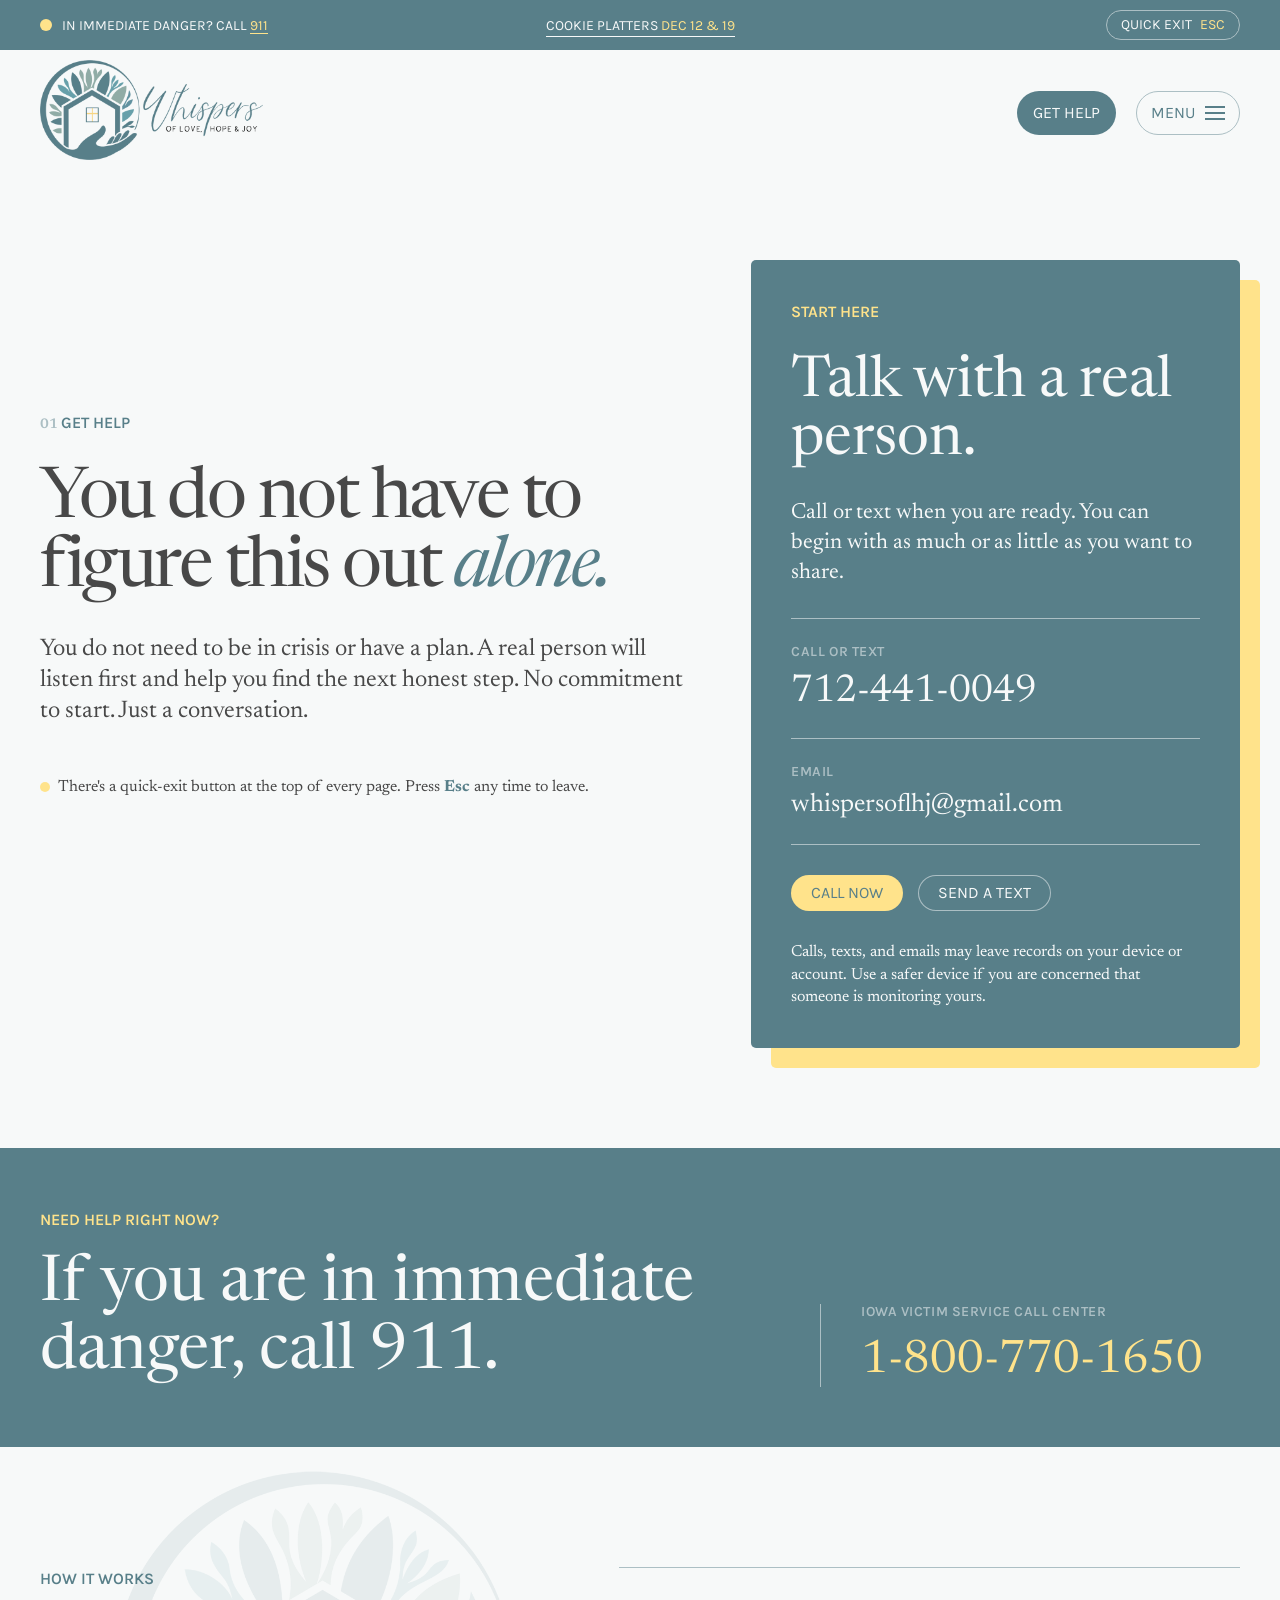
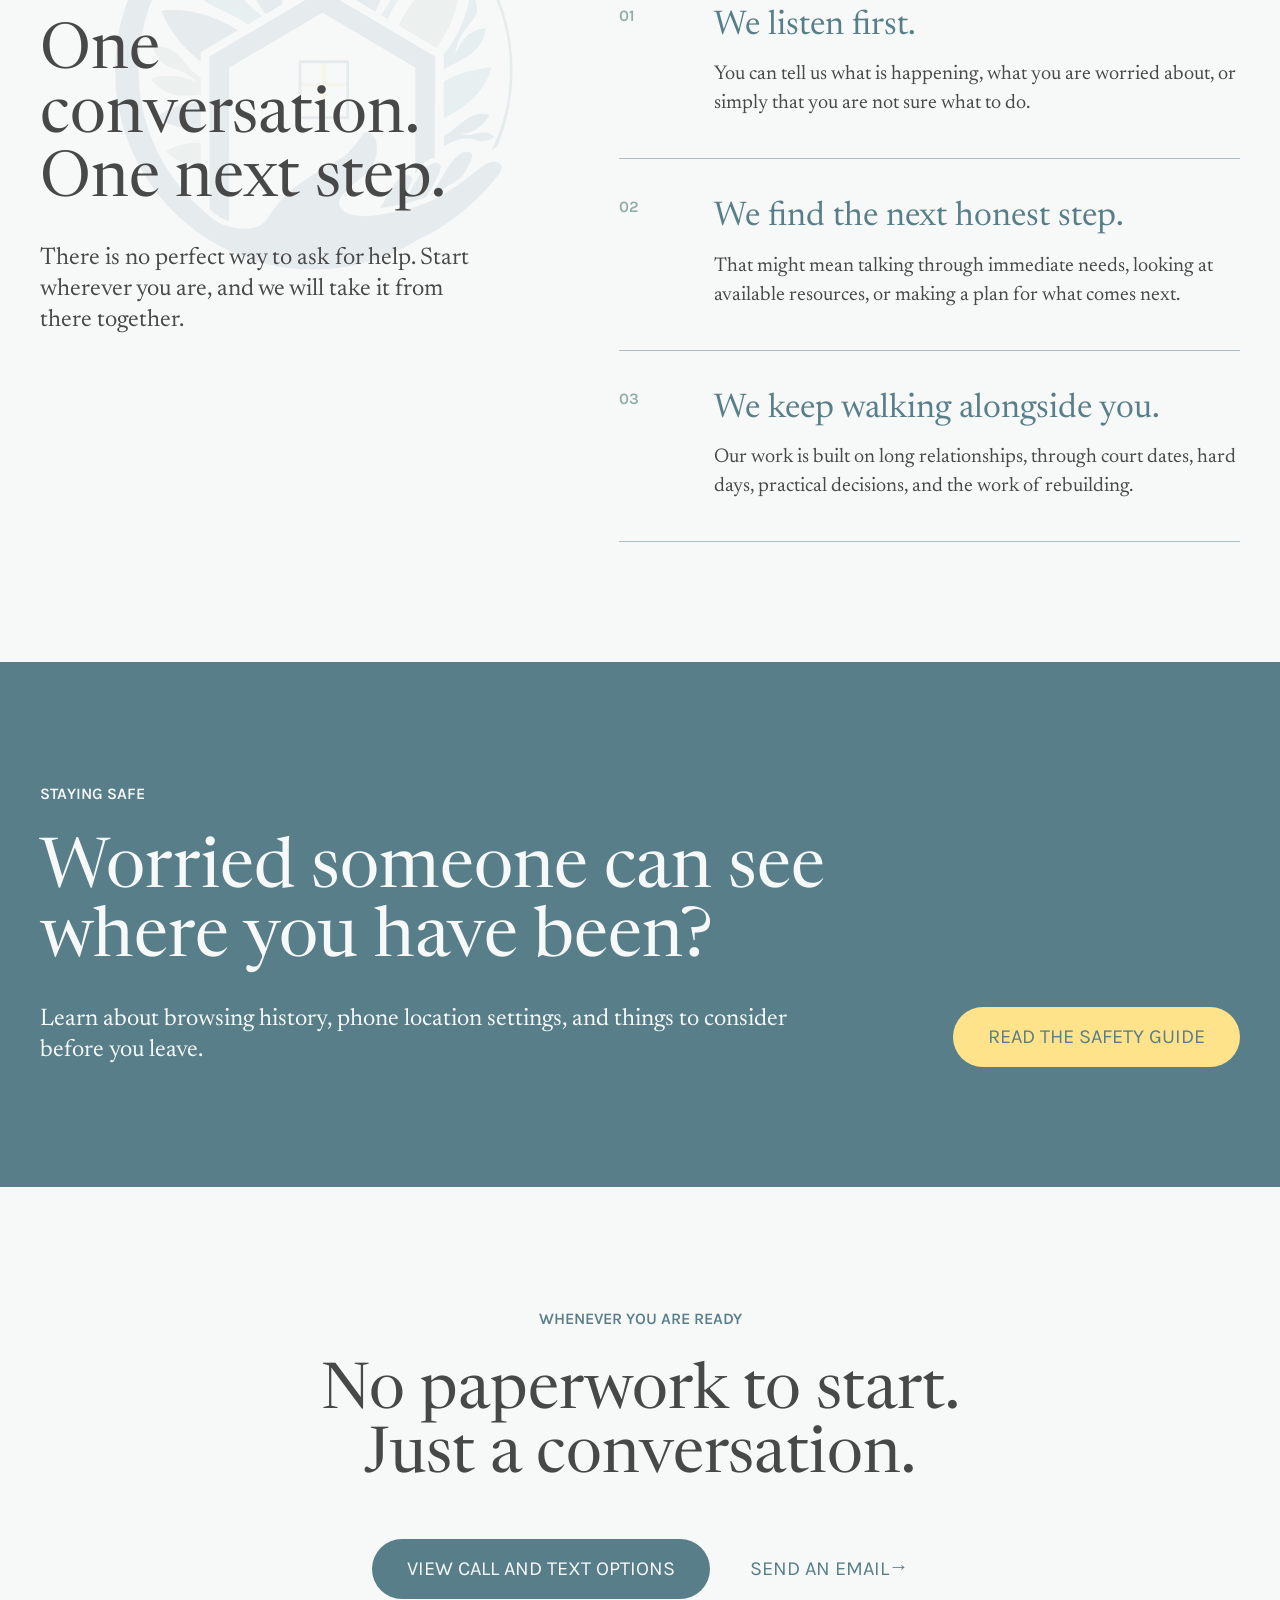
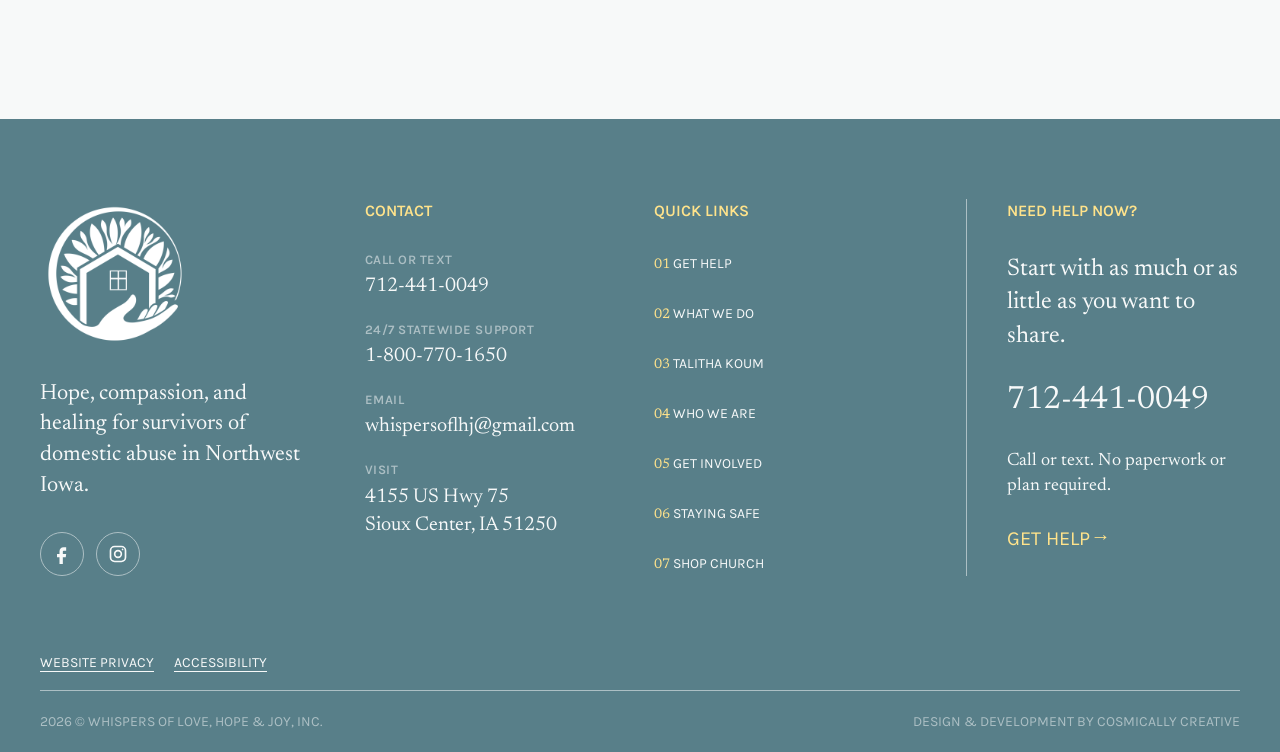
<file: get-help/index.html>
<!doctype html>
<html lang="en" class="no-js">
    <head>
        <meta charset="UTF-8" />
        <script>
            (function () {
                try {
                    var navigation = performance.getEntriesByType("navigation")[0];
                    var type = navigation && navigation.type;
                    if (type === "back_forward" && sessionStorage.getItem("quick-exit") === "1") {
                        document.documentElement.hidden = true;
                        location.replace("https://www.google.com/");
                    }
                } catch (error) {}
            })();
        </script>
        <meta name="viewport" content="width=device-width, initial-scale=1.0" />
        <meta name="referrer" content="no-referrer" />
        <meta name="description" content="Find support from Whispers of Love, Hope, and Joy in Northwest Iowa." />
        <meta property="og:title" content="Get Help | Whispers of Love, Hope, and Joy" />
        <meta property="og:description" content="Find support from Whispers of Love, Hope, and Joy in Northwest Iowa." />
        <meta property="og:type" content="website" />
        <meta property="og:site_name" content="Whispers of Love, Hope, and Joy" />
        <link rel="canonical" href="https://whispersoflhj.org/get-help/" />
        <meta property="og:url" content="https://whispersoflhj.org/get-help/" />
        <meta property="og:image" content="https://whispersoflhj.org/img/share.png" />
        <meta property="og:image:width" content="1200" />
        <meta property="og:image:height" content="630" />
        <meta property="og:image:alt" content="Whispers of Love, Hope, and Joy" />
        <meta name="twitter:card" content="summary_large_image" />
        <meta name="twitter:image" content="https://whispersoflhj.org/img/share.png" />
        <meta name="theme-color" content="#587f89" />

        <link rel="apple-touch-icon" href="../img/favicons/favicon-apple.png" />
        <link rel="icon" href="../img/favicons/favicon.png" />

        <link rel="stylesheet" href="../css/style.css" />
        <link rel="stylesheet" href="../css/queries.css" />
        <script src="../script.js" defer></script>
        <script defer src="https://stats.cosmicallycreative.com/script.js" data-website-id="69d5dd77-8af4-4feb-833b-759111ac0679"></script>

        <title>Get Help | Whispers of Love, Hope, and Joy</title>
    </head>
    <body class="get-help-page">
        <a class="skip-link" href="#main-content">Skip to main content</a>
        <header class="site-header">
            <aside class="announcement-bar" aria-label="Announcement">
                <p class="emergency-message">
                    <span class="emergency-indicator" aria-hidden="true"></span>
                    <span>In immediate danger? Call <a class="emergency-link text-yellow" href="tel:911">911</a></span>
                </p>
                <p class="announcement-message"></p>
                <a class="quick-exit" href="https://www.google.com/" rel="noreferrer">Quick Exit <span class="text-yellow">Esc</span></a>
            </aside>
            <nav class="nav" aria-label="Primary navigation">
                <a href="../" aria-label="Whispers of Love, Hope &amp; Joy home">
                    <img width="706" height="316" decoding="async" class="nav-logo" src="../img/logo-big.png" alt="">
                </a>
                <a class="btn mobile-help-link" href="./">Get Help</a>
                <button class="mobile-nav-toggle" type="button" aria-expanded="false" aria-controls="primary-navigation" aria-label="Open navigation">
                    <span class="mobile-nav-toggle-label">Menu</span>
                    <span class="mobile-nav-toggle-icon" aria-hidden="true"></span>
                </button>
                <ul class="nav-links" id="primary-navigation">
                    <li><a class="nav-link nav-link--current" href="./" aria-current="page"><span class="number">01</span> Get Help</a></li>
                    <li><a class="nav-link" href="../what-we-do/"><span class="number">02</span> What We Do</a></li>
                    <li><a class="nav-link" href="../talitha-koum/"><span class="number">03</span> Talitha Koum</a></li>
                    <li><a class="nav-link" href="../who-we-are/"><span class="number">04</span> Who We Are</a></li>
                    <li><a class="nav-link" href="../get-involved/"><span class="number">05</span> Get Involved</a></li>
                    <li><a class="nav-link" href="../staying-safe/"><span class="number">06</span> Staying Safe</a></li>
                    <li><a class="nav-link" href="../shop-church/"><span class="number">07</span> Shop Church</a></li>
                </ul>
                <div class="btns">
                    <a class="btn" href="https://whispersoflhj.networkforgood.com/projects/104180-whispers-of-love-hope-joy-ministry" target="_blank" rel="noreferrer">Donate</a>
                    <a class="btn btn--secondary" href="https://whispersoflhj.dm.networkforgood.com/forms/e-newsletter-sign-up" target="_blank" rel="noreferrer">Email Updates</a>
                </div>
            </nav>
        </header>

        <main id="main-content" class="get-help-main">
            <section class="get-help-hero">
                <div class="get-help-hero-content site-container">
                    <div class="get-help-intro content-stack">
                        <p class="section-tag text-teal"><span class="number text-gray">01 </span>Get help</p>
                        <h1>You do not have to figure this out <em>alone.</em></h1>
                        <p class="description">You do not need to be in crisis or have a plan. A real person will listen first and help you find the next honest step. No commitment to start. Just a conversation.</p>
                        <p class="quick-exit-note">
                            <span class="quick-exit-indicator" aria-hidden="true"></span>
                            <span class="text-black">There's a quick-exit button at the top of every page. Press <strong>Esc</strong> any time to leave.</span>
                        </p>
                    </div>

                    <div id="contact-options" class="help-contact-card content-stack">
                        <p class="section-tag text-yellow">Start here</p>
                        <h2>Talk with a real person.</h2>
                        <p class="contact-card-intro">Call or text when you are ready. You can begin with as much or as little as you want to share.</p>

                        <div class="primary-contact-list divided-list">
                            <div class="primary-contact contact-item">
                                <p class="all-caps-tag text-gray">Call or text</p>
                                <a class="contact-link contact-link--featured" href="tel:+17124410049">712-441-0049</a>
                            </div>
                            <div class="primary-contact contact-item">
                                <p class="all-caps-tag text-gray">Email</p>
                                <a class="contact-link contact-link--featured contact-link--email" href="mailto:whispersoflhj@gmail.com">whispersoflhj@gmail.com</a>
                            </div>
                        </div>

                        <div class="contact-card-actions">
                            <a class="btn btn--yellow" href="tel:+17124410049">Call Now</a>
                            <a class="btn btn--outline" href="sms:+17124410049">Send a Text</a>
                        </div>
                        <p class="contact-safety-note">Calls, texts, and emails may leave records on your device or account. Use a safer device if you are concerned that someone is monitoring yours.</p>
                    </div>
                </div>
            </section>

            <section class="immediate-help-section section--teal" aria-labelledby="immediate-help-heading">
                <div class="immediate-help-content site-container">
                    <div class="immediate-help-intro animate-on-scroll">
                        <p class="section-tag text-yellow">Need help right now?</p>
                        <h2 id="immediate-help-heading" class="text-white">If you are in immediate danger, call 911.</h2>
                    </div>
                    <div class="statewide-contact animate-on-scroll">
                        <p class="all-caps-tag text-gray">Iowa Victim Service Call Center</p>
                        <a class="contact-link statewide-contact-link" href="tel:+18007701650">1-800-770-1650</a>
                    </div>
                </div>
            </section>

            <section class="reach-out-section">
                <img width="788" height="788" decoding="async" loading="lazy" class="logo-faded" src="../img/logo-small.png" alt="">
                <div class="reach-out-content site-container">
                    <div class="reach-out-heading content-stack animate-on-scroll">
                        <p class="section-tag text-teal">How it works</p>
                        <h2>One conversation. One next step.</h2>
                        <p class="description description--small">There is no perfect way to ask for help. Start wherever you are, and we will take it from there together.</p>
                    </div>

                    <ol class="reach-out-steps divided-list">
                        <li class="reach-out-step numbered-row animate-on-scroll">
                            <span class="item-number">01</span>
                            <div>
                                <h3>We listen first.</h3>
                                <p>You can tell us what is happening, what you are worried about, or simply that you are not sure what to do.</p>
                            </div>
                        </li>
                        <li class="reach-out-step numbered-row animate-on-scroll">
                            <span class="item-number">02</span>
                            <div>
                                <h3>We find the next honest step.</h3>
                                <p>That might mean talking through immediate needs, looking at available resources, or making a plan for what comes next.</p>
                            </div>
                        </li>
                        <li class="reach-out-step numbered-row animate-on-scroll">
                            <span class="item-number">03</span>
                            <div>
                                <h3>We keep walking alongside you.</h3>
                                <p>Our work is built on long relationships, through court dates, hard days, practical decisions, and the work of rebuilding.</p>
                            </div>
                        </li>
                    </ol>
                </div>
            </section>

            <section class="safety-guide-section section--teal">
                <div class="safety-guide-content site-container">
                    <div class="safety-guide-copy content-stack animate-on-scroll">
                        <p class="section-tag text-white">Staying safe</p>
                        <h2 class="text-white">Worried someone can see where you have been?</h2>
                        <p class="description text-white">Learn about browsing history, phone location settings, and things to consider before you leave.</p>
                    </div>
                    <a class="btn btn--large btn--yellow animate-on-scroll" href="../staying-safe/">Read the Safety Guide</a>
                </div>
            </section>

            <section class="contact-reminder-section">
                <div class="contact-reminder-content site-container content-stack animate-on-scroll">
                    <p class="section-tag text-teal">Whenever you are ready</p>
                    <h2 class="text-black">No paperwork to start.<br>Just a conversation.</h2>
                    <div class="contact-reminder-actions">
                        <a class="btn btn--large btn--teal" href="#contact-options">View Call and Text Options</a>
                        <a class="link-btn uppercase text-teal" href="mailto:whispersoflhj@gmail.com"><span>Send an email</span></a>
                    </div>
                </div>
            </section>
        </main>

        <footer>
            <div class="footer-content site-container">
                <div class="footer-cell footer-brand-cell">
                    <a class="footer-brand-link" href="../" aria-label="Whispers of Love, Hope &amp; Joy home">
                        <img width="788" height="788" decoding="async" loading="lazy" class="footer-logo" src="../img/logo-small.png" alt="">
                    </a>
                    <p class="description text-white">Hope, compassion, and healing for survivors of domestic abuse in Northwest Iowa.</p>
                    <ul class="footer-social-links" aria-label="Social media">
                        <li>
                            <a class="footer-social-link" href="https://www.facebook.com/Whispersoflovehopejoy" target="_blank" rel="noreferrer" aria-label="Whispers of Love, Hope, and Joy on Facebook">
                                <svg class="footer-social-icon" aria-hidden="true" focusable="false"><use href="../img/social-icons.svg#facebook"></use></svg>
                            </a>
                        </li>
                        <li>
                            <a class="footer-social-link" href="https://www.instagram.com/whispersoflhj" target="_blank" rel="noreferrer" aria-label="Whispers of Love, Hope, and Joy on Instagram">
                                <svg class="footer-social-icon" aria-hidden="true" focusable="false"><use href="../img/social-icons.svg#instagram"></use></svg>
                            </a>
                        </li>
                    </ul>
                </div>
                <div class="footer-cell">
                    <p class="section-tag text-yellow">Contact</p>
                    <ul class="footer-contact-list">
                        <li class="footer-contact-item">
                            <span class="footer-contact-label">Call or text</span>
                            <a class="footer-contact-link" href="tel:+17124410049">712-441-0049</a>
                        </li>
                        <li class="footer-contact-item">
                            <span class="footer-contact-label">24/7 statewide support</span>
                            <a class="footer-contact-link" href="tel:+18007701650">1-800-770-1650</a>
                        </li>
                        <li class="footer-contact-item">
                            <span class="footer-contact-label">Email</span>
                            <a class="footer-contact-link" href="mailto:whispersoflhj@gmail.com">whispersoflhj@gmail.com</a>
                        </li>
                        <li class="footer-contact-item">
                            <span class="footer-contact-label">Visit</span>
                            <address class="text-white">4155 US Hwy 75<br>Sioux Center, IA 51250</address>
                        </li>
                    </ul>
                </div>
                <div class="footer-cell">
                    <p class="section-tag text-yellow">Quick Links</p>
                    <ul class="footer-nav-links">
                        <li><a class="nav-link text-white nav-link--current" href="./" aria-current="page"><span class="number text-yellow">01</span> Get Help</a></li>
                        <li><a class="nav-link text-white" href="../what-we-do/"><span class="number text-yellow">02</span> What We Do</a></li>
                        <li><a class="nav-link text-white" href="../talitha-koum/"><span class="number text-yellow">03</span> Talitha Koum</a></li>
                        <li><a class="nav-link text-white" href="../who-we-are/"><span class="number text-yellow">04</span> Who We Are</a></li>
                        <li><a class="nav-link text-white" href="../get-involved/"><span class="number text-yellow">05</span> Get Involved</a></li>
                        <li><a class="nav-link text-white" href="../staying-safe/"><span class="number text-yellow">06</span> Staying Safe</a></li>
                        <li><a class="nav-link text-white" href="../shop-church/"><span class="number text-yellow">07</span> Shop Church</a></li>
                    </ul>
                </div>
                <div class="footer-cell footer-help-cell">
                    <p class="section-tag text-yellow">Need help now?</p>
                    <p class="footer-help-intro text-white">Start with as much or as little as you want to share.</p>
                    <a class="contact-link footer-help-number" href="tel:+17124410049">712-441-0049</a>
                    <p class="footer-help-note text-white">Call or text. No paperwork or plan required.</p>
                    <a class="link-btn uppercase text-yellow" href="../get-help/"><span>Get help</span></a>
                </div>
            </div>
            <div class="footer-legal site-container">
                <a href="../privacy/">Website Privacy</a>
                <a href="../accessibility/">Accessibility</a>
            </div>
            <div class="copyright site-container">
                <p>2026 © Whispers of Love, Hope &amp; Joy, Inc.</p>
                <p>Design &amp; Development by <a href="https://cosmicallycreative.com" target="_blank" rel="noreferrer">Cosmically Creative</a></p>
            </div>
        </footer>
    </body>
</html>
</file>
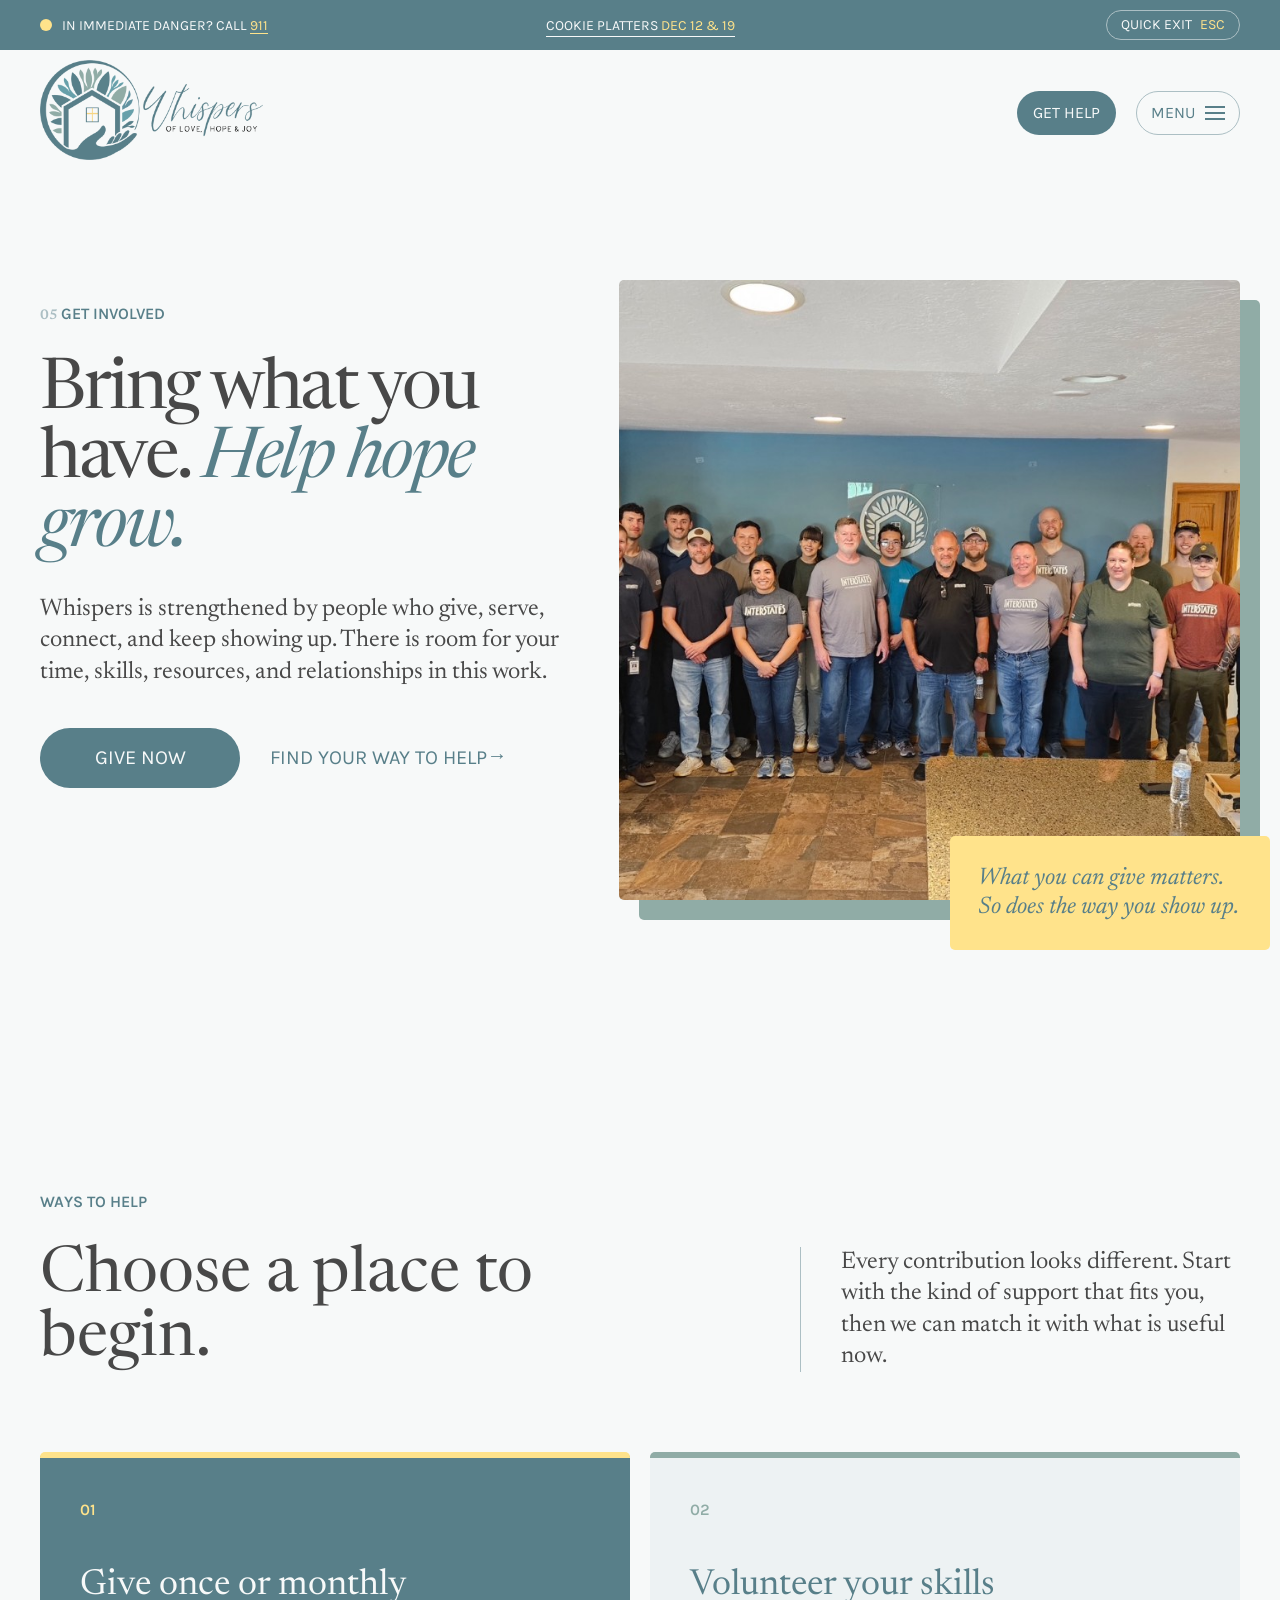
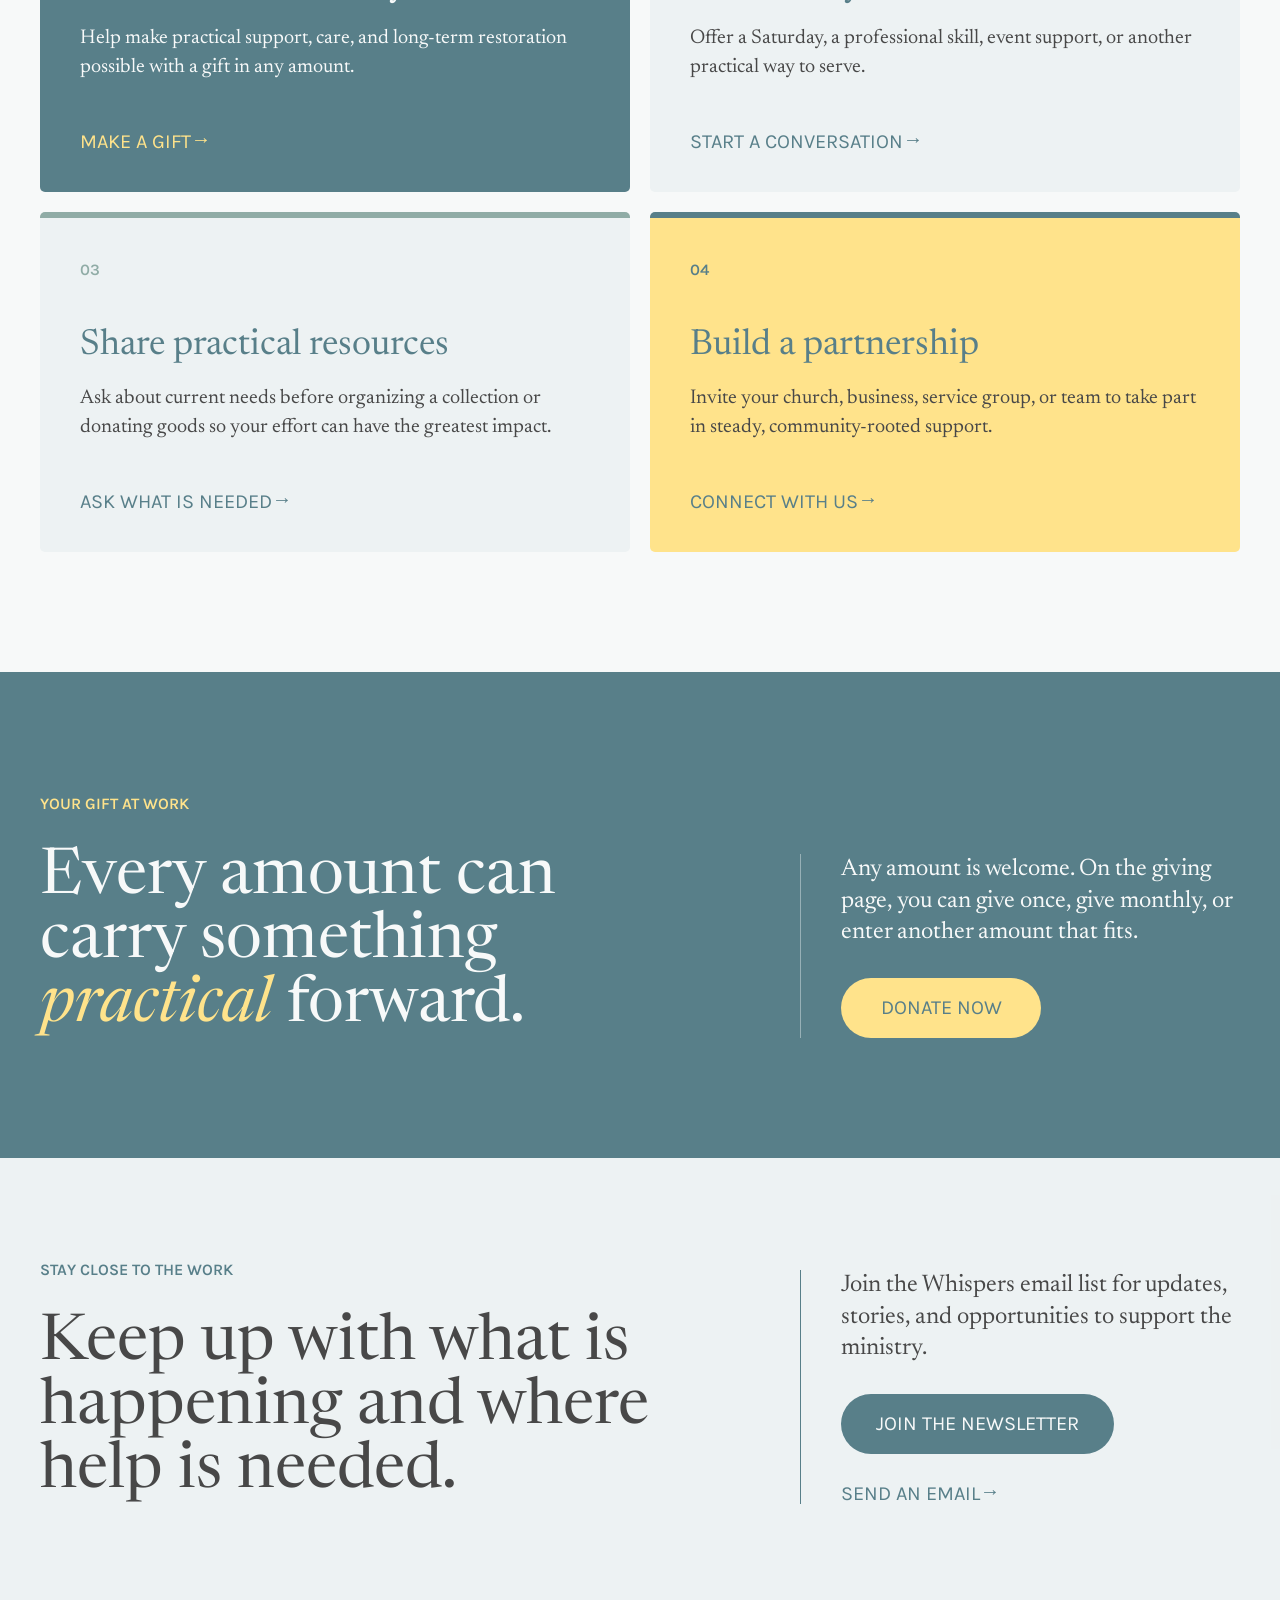
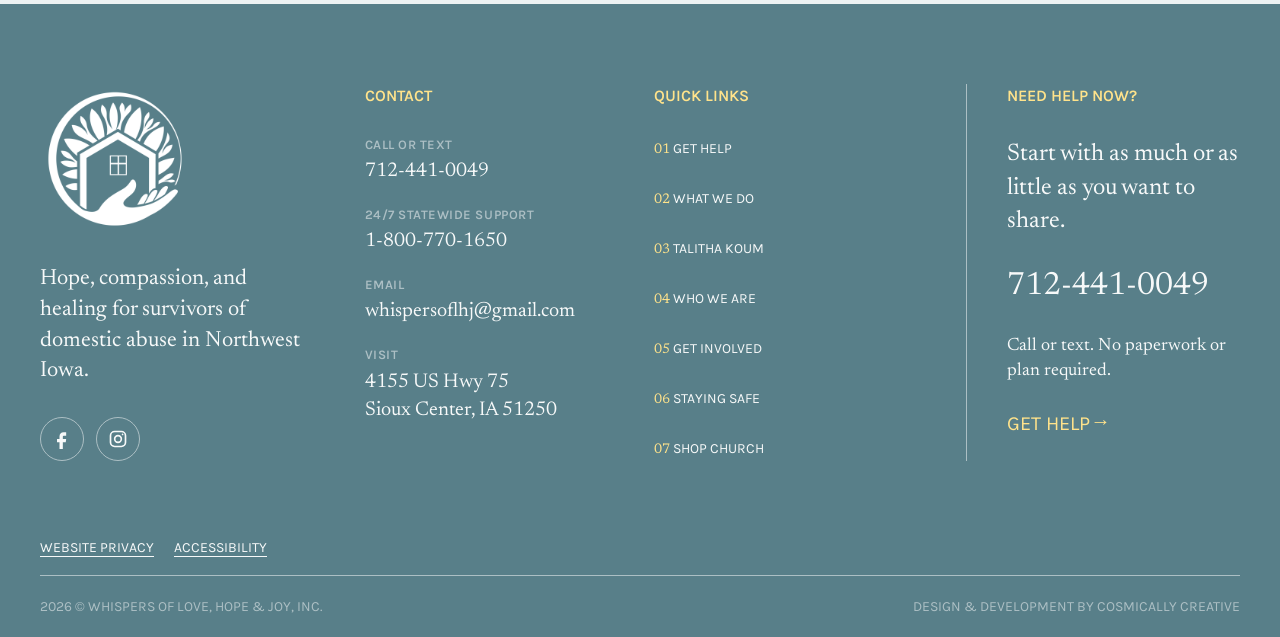
<file: get-involved/index.html>
<!doctype html>
<html lang="en" class="no-js">
    <head>
        <meta charset="UTF-8" />
        <script>
            (function () {
                try {
                    var navigation = performance.getEntriesByType("navigation")[0];
                    var type = navigation && navigation.type;
                    if (type === "back_forward" && sessionStorage.getItem("quick-exit") === "1") {
                        document.documentElement.hidden = true;
                        location.replace("https://www.google.com/");
                    }
                } catch (error) {}
            })();
        </script>
        <meta name="viewport" content="width=device-width, initial-scale=1.0" />
        <meta name="referrer" content="no-referrer" />
        <meta name="description" content="Give, volunteer, or build a community partnership with Whispers of Love, Hope, and Joy in Northwest Iowa." />
        <meta property="og:title" content="Get Involved | Whispers of Love, Hope, and Joy" />
        <meta property="og:description" content="Give, volunteer, or build a community partnership with Whispers of Love, Hope, and Joy in Northwest Iowa." />
        <meta property="og:type" content="website" />
        <meta property="og:site_name" content="Whispers of Love, Hope, and Joy" />
        <link rel="canonical" href="https://whispersoflhj.org/get-involved/" />
        <meta property="og:url" content="https://whispersoflhj.org/get-involved/" />
        <meta property="og:image" content="https://whispersoflhj.org/img/share.png" />
        <meta property="og:image:width" content="1200" />
        <meta property="og:image:height" content="630" />
        <meta property="og:image:alt" content="Whispers of Love, Hope, and Joy" />
        <meta name="twitter:card" content="summary_large_image" />
        <meta name="twitter:image" content="https://whispersoflhj.org/img/share.png" />
        <meta name="theme-color" content="#587f89" />

        <link rel="apple-touch-icon" href="../img/favicons/favicon-apple.png" />
        <link rel="icon" href="../img/favicons/favicon.png" />

        <link rel="stylesheet" href="../css/style.css" />
        <link rel="stylesheet" href="../css/queries.css" />
        <script src="../script.js" defer></script>
        <script defer src="https://stats.cosmicallycreative.com/script.js" data-website-id="69d5dd77-8af4-4feb-833b-759111ac0679"></script>

        <title>Get Involved | Whispers of Love, Hope, and Joy</title>
    </head>
    <body class="get-involved-page">
        <a class="skip-link" href="#main-content">Skip to main content</a>
        <header class="site-header">
            <aside class="announcement-bar" aria-label="Announcement">
                <p class="emergency-message">
                    <span class="emergency-indicator" aria-hidden="true"></span>
                    <span>In immediate danger? Call <a class="emergency-link text-yellow" href="tel:911">911</a></span>
                </p>
                <p class="announcement-message"></p>
                <a class="quick-exit" href="https://www.google.com/" rel="noreferrer">Quick Exit <span class="text-yellow">Esc</span></a>
            </aside>
            <nav class="nav" aria-label="Primary navigation">
                <a href="../" aria-label="Whispers of Love, Hope &amp; Joy home">
                    <img width="706" height="316" decoding="async" class="nav-logo" src="../img/logo-big.png" alt="">
                </a>
                <a class="btn mobile-help-link" href="../get-help/">Get Help</a>
                <button class="mobile-nav-toggle" type="button" aria-expanded="false" aria-controls="primary-navigation" aria-label="Open navigation">
                    <span class="mobile-nav-toggle-label">Menu</span>
                    <span class="mobile-nav-toggle-icon" aria-hidden="true"></span>
                </button>
                <ul class="nav-links" id="primary-navigation">
                    <li><a class="nav-link" href="../get-help/"><span class="number">01</span> Get Help</a></li>
                    <li><a class="nav-link" href="../what-we-do/"><span class="number">02</span> What We Do</a></li>
                    <li><a class="nav-link" href="../talitha-koum/"><span class="number">03</span> Talitha Koum</a></li>
                    <li><a class="nav-link" href="../who-we-are/"><span class="number">04</span> Who We Are</a></li>
                    <li><a class="nav-link nav-link--current" href="./" aria-current="page"><span class="number">05</span> Get Involved</a></li>
                    <li><a class="nav-link" href="../staying-safe/"><span class="number">06</span> Staying Safe</a></li>
                    <li><a class="nav-link" href="../shop-church/"><span class="number">07</span> Shop Church</a></li>
                </ul>
                <div class="btns">
                    <a class="btn" href="https://whispersoflhj.networkforgood.com/projects/104180-whispers-of-love-hope-joy-ministry" target="_blank" rel="noreferrer">Donate</a>
                    <a class="btn btn--secondary" href="https://whispersoflhj.dm.networkforgood.com/forms/e-newsletter-sign-up" target="_blank" rel="noreferrer">Email Updates</a>
                </div>
            </nav>
        </header>

        <main id="main-content" class="get-involved-main">
            <section class="get-involved-hero">
                <div class="get-involved-hero-content site-container">
                    <div class="get-involved-hero-copy content-stack">
                        <p class="section-tag text-teal"><span class="number text-gray">05 </span>Get involved</p>
                        <h1>Bring what you have. <em>Help hope grow.</em></h1>
                        <p class="description">Whispers is strengthened by people who give, serve, connect, and keep showing up. There is room for your time, skills, resources, and relationships in this work.</p>
                        <div class="get-involved-hero-actions">
                            <a class="btn btn--large" href="https://whispersoflhj.networkforgood.com/projects/104180-whispers-of-love-hope-joy-ministry" target="_blank" rel="noreferrer">Give Now</a>
                            <a class="link-btn uppercase text-teal" href="#ways-to-help"><span>Find your way to help</span></a>
                        </div>
                    </div>

                    <div class="get-involved-hero-visual">
                        <figure class="get-involved-hero-image">
                            <img width="1000" height="750" decoding="async" src="../img/gallery/03-gallery/gallery.JPG" alt="A work crew posing in the Talitha Koum kitchen, many wearing matching Interstates shirts">
                        </figure>
                        <p class="get-involved-hero-note">What you can give matters. So does the way you show up.</p>
                    </div>
                </div>
            </section>

            <section class="involvement-ways-section" id="ways-to-help" aria-labelledby="involvement-ways-heading">
                <div class="site-container">
                    <div class="involvement-ways-heading animate-on-scroll">
                        <div class="content-stack">
                            <p class="section-tag text-teal">Ways to help</p>
                            <h2 id="involvement-ways-heading">Choose a place to begin.</h2>
                        </div>
                        <p class="description">Every contribution looks different. Start with the kind of support that fits you, then we can match it with what is useful now.</p>
                    </div>

                    <div class="involvement-ways-grid">
                        <article class="involvement-way-card involvement-way-card--teal animate-on-scroll">
                            <p class="item-number text-yellow">01</p>
                            <h3>Give once or monthly</h3>
                            <p>Help make practical support, care, and long-term restoration possible with a gift in any amount.</p>
                            <a class="link-btn uppercase text-yellow" href="https://whispersoflhj.networkforgood.com/projects/104180-whispers-of-love-hope-joy-ministry" target="_blank" rel="noreferrer"><span>Make a gift</span></a>
                        </article>
                        <article class="involvement-way-card animate-on-scroll">
                            <p class="item-number">02</p>
                            <h3>Volunteer your skills</h3>
                            <p>Offer a Saturday, a professional skill, event support, or another practical way to serve.</p>
                            <a class="link-btn uppercase text-teal" href="mailto:whispersoflhj@gmail.com?subject=I%20would%20like%20to%20volunteer"><span>Start a conversation</span></a>
                        </article>
                        <article class="involvement-way-card animate-on-scroll">
                            <p class="item-number">03</p>
                            <h3>Share practical resources</h3>
                            <p>Ask about current needs before organizing a collection or donating goods so your effort can have the greatest impact.</p>
                            <a class="link-btn uppercase text-teal" href="mailto:whispersoflhj@gmail.com?subject=Practical%20donation%20question"><span>Ask what is needed</span></a>
                        </article>
                        <article class="involvement-way-card involvement-way-card--yellow animate-on-scroll">
                            <p class="item-number text-teal">04</p>
                            <h3>Build a partnership</h3>
                            <p>Invite your church, business, service group, or team to take part in steady, community-rooted support.</p>
                            <a class="link-btn uppercase text-teal" href="mailto:whispersoflhj@gmail.com?subject=Community%20partnership"><span>Connect with us</span></a>
                        </article>
                    </div>
                </div>
            </section>

            <section class="giving-impact-section section--teal" aria-labelledby="giving-impact-heading">
                <div class="site-container">
                    <div class="giving-impact-heading">
                        <div class="content-stack animate-on-scroll">
                            <p class="section-tag text-yellow">Your gift at work</p>
                            <h2 class="text-white" id="giving-impact-heading">Every amount can carry something <em>practical</em> forward.</h2>
                        </div>
                        <div class="giving-impact-intro content-stack animate-on-scroll">
                            <p class="description text-white">Any amount is welcome. On the giving page, you can give once, give monthly, or enter another amount that fits.</p>
                            <a class="btn btn--large btn--yellow" href="https://whispersoflhj.networkforgood.com/projects/104180-whispers-of-love-hope-joy-ministry" target="_blank" rel="noreferrer">Donate Now</a>
                        </div>
                    </div>
                </div>
            </section>

            <section class="involvement-connect-section section--gray">
                <div class="involvement-connect-content site-container">
                    <div class="content-stack animate-on-scroll">
                        <p class="section-tag text-teal">Stay close to the work</p>
                        <h2>Keep up with what is happening and where help is needed.</h2>
                    </div>
                    <div class="involvement-connect-action content-stack animate-on-scroll">
                        <p class="description description--small">Join the Whispers email list for updates, stories, and opportunities to support the ministry.</p>
                        <div class="involvement-connect-links">
                            <a class="btn btn--large" href="https://whispersoflhj.dm.networkforgood.com/forms/e-newsletter-sign-up" target="_blank" rel="noreferrer">Join the Newsletter</a>
                            <a class="link-btn uppercase text-teal" href="mailto:whispersoflhj@gmail.com"><span>Send an email</span></a>
                        </div>
                    </div>
                </div>
            </section>
        </main>

        <footer>
            <div class="footer-content site-container">
                <div class="footer-cell footer-brand-cell">
                    <a class="footer-brand-link" href="../" aria-label="Whispers of Love, Hope &amp; Joy home">
                        <img width="788" height="788" decoding="async" loading="lazy" class="footer-logo" src="../img/logo-small.png" alt="">
                    </a>
                    <p class="description text-white">Hope, compassion, and healing for survivors of domestic abuse in Northwest Iowa.</p>
                    <ul class="footer-social-links" aria-label="Social media">
                        <li>
                            <a class="footer-social-link" href="https://www.facebook.com/Whispersoflovehopejoy" target="_blank" rel="noreferrer" aria-label="Whispers of Love, Hope, and Joy on Facebook">
                                <svg class="footer-social-icon" aria-hidden="true" focusable="false"><use href="../img/social-icons.svg#facebook"></use></svg>
                            </a>
                        </li>
                        <li>
                            <a class="footer-social-link" href="https://www.instagram.com/whispersoflhj" target="_blank" rel="noreferrer" aria-label="Whispers of Love, Hope, and Joy on Instagram">
                                <svg class="footer-social-icon" aria-hidden="true" focusable="false"><use href="../img/social-icons.svg#instagram"></use></svg>
                            </a>
                        </li>
                    </ul>
                </div>
                <div class="footer-cell">
                    <p class="section-tag text-yellow">Contact</p>
                    <ul class="footer-contact-list">
                        <li class="footer-contact-item">
                            <span class="footer-contact-label">Call or text</span>
                            <a class="footer-contact-link" href="tel:+17124410049">712-441-0049</a>
                        </li>
                        <li class="footer-contact-item">
                            <span class="footer-contact-label">24/7 statewide support</span>
                            <a class="footer-contact-link" href="tel:+18007701650">1-800-770-1650</a>
                        </li>
                        <li class="footer-contact-item">
                            <span class="footer-contact-label">Email</span>
                            <a class="footer-contact-link" href="mailto:whispersoflhj@gmail.com">whispersoflhj@gmail.com</a>
                        </li>
                        <li class="footer-contact-item">
                            <span class="footer-contact-label">Visit</span>
                            <address class="text-white">4155 US Hwy 75<br>Sioux Center, IA 51250</address>
                        </li>
                    </ul>
                </div>
                <div class="footer-cell">
                    <p class="section-tag text-yellow">Quick Links</p>
                    <ul class="footer-nav-links">
                        <li><a class="nav-link text-white" href="../get-help/"><span class="number text-yellow">01</span> Get Help</a></li>
                        <li><a class="nav-link text-white" href="../what-we-do/"><span class="number text-yellow">02</span> What We Do</a></li>
                        <li><a class="nav-link text-white" href="../talitha-koum/"><span class="number text-yellow">03</span> Talitha Koum</a></li>
                        <li><a class="nav-link text-white" href="../who-we-are/"><span class="number text-yellow">04</span> Who We Are</a></li>
                        <li><a class="nav-link text-white nav-link--current" href="./" aria-current="page"><span class="number text-yellow">05</span> Get Involved</a></li>
                        <li><a class="nav-link text-white" href="../staying-safe/"><span class="number text-yellow">06</span> Staying Safe</a></li>
                        <li><a class="nav-link text-white" href="../shop-church/"><span class="number text-yellow">07</span> Shop Church</a></li>
                    </ul>
                </div>
                <div class="footer-cell footer-help-cell">
                    <p class="section-tag text-yellow">Need help now?</p>
                    <p class="footer-help-intro text-white">Start with as much or as little as you want to share.</p>
                    <a class="contact-link footer-help-number" href="tel:+17124410049">712-441-0049</a>
                    <p class="footer-help-note text-white">Call or text. No paperwork or plan required.</p>
                    <a class="link-btn uppercase text-yellow" href="../get-help/"><span>Get help</span></a>
                </div>
            </div>
            <div class="footer-legal site-container">
                <a href="../privacy/">Website Privacy</a>
                <a href="../accessibility/">Accessibility</a>
            </div>
            <div class="copyright site-container">
                <p>2026 © Whispers of Love, Hope &amp; Joy, Inc.</p>
                <p>Design &amp; Development by <a href="https://cosmicallycreative.com" target="_blank" rel="noreferrer">Cosmically Creative</a></p>
            </div>
        </footer>
    </body>
</html>
</file>
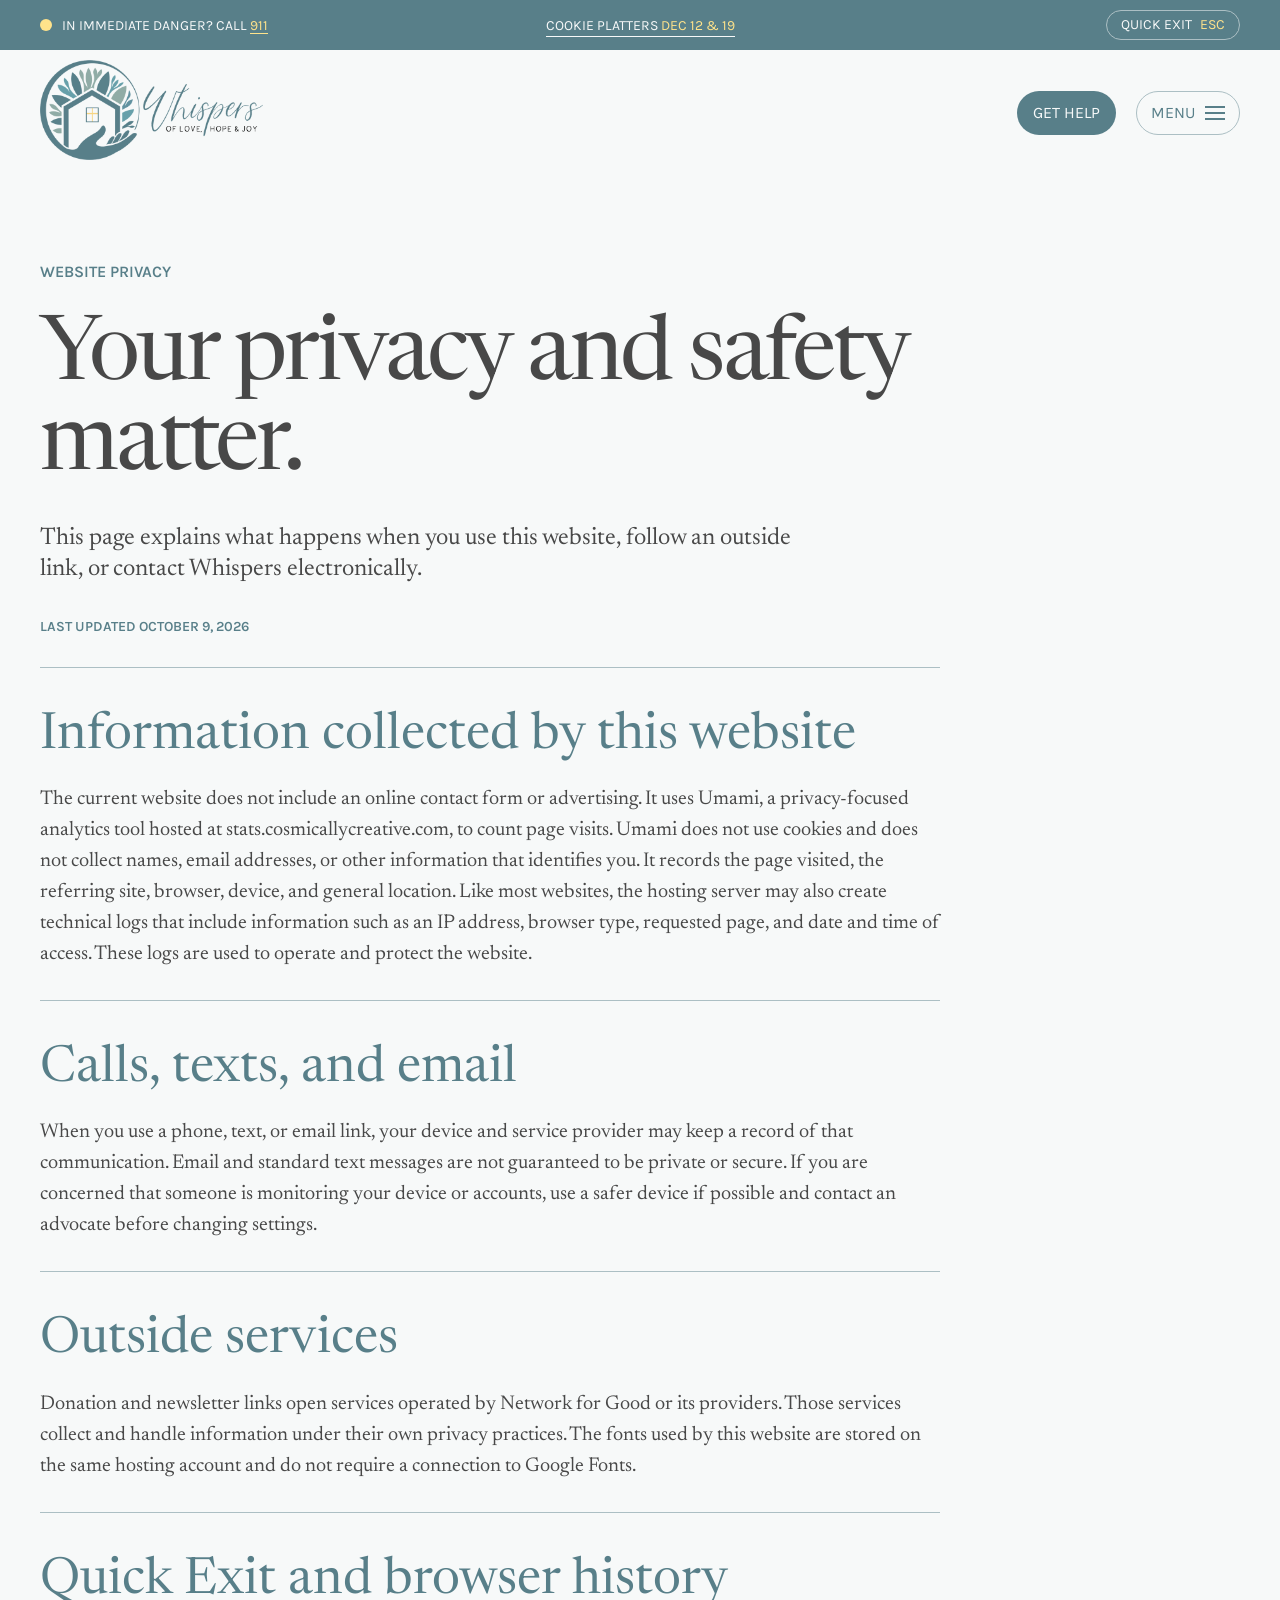
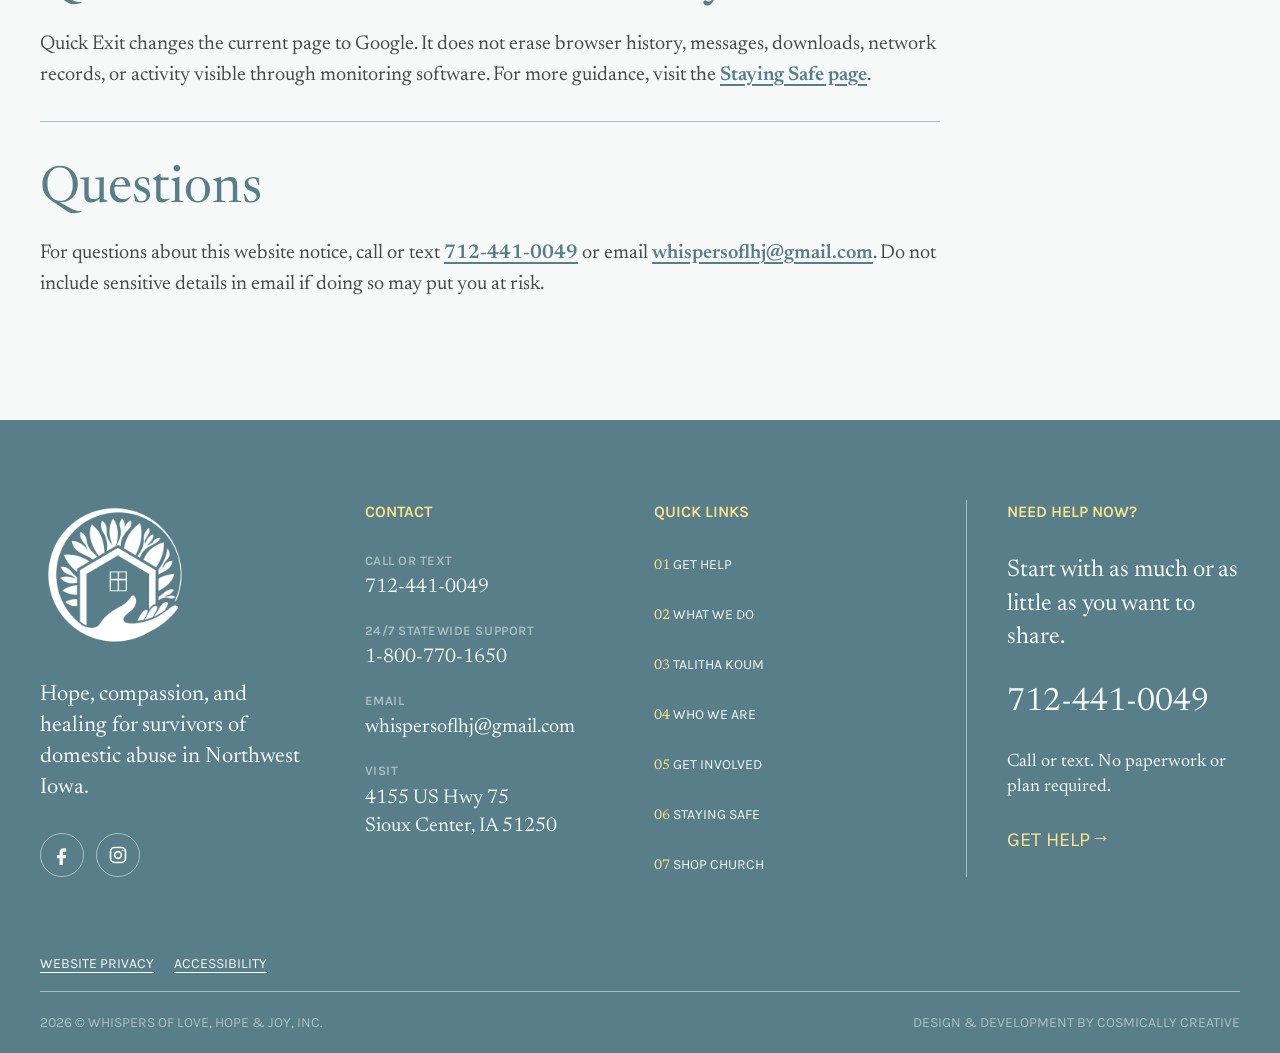
<file: privacy/index.html>
<!doctype html>
<html lang="en" class="no-js">
    <head>
        <meta charset="UTF-8" />
        <script>
            (function () {
                try {
                    var navigation = performance.getEntriesByType("navigation")[0];
                    var type = navigation && navigation.type;
                    if (type === "back_forward" && sessionStorage.getItem("quick-exit") === "1") {
                        document.documentElement.hidden = true;
                        location.replace("https://www.google.com/");
                    }
                } catch (error) {}
            })();
        </script>
        <meta name="viewport" content="width=device-width, initial-scale=1.0" />
        <meta name="referrer" content="no-referrer" />
        <meta name="description" content="Learn how the Whispers of Love, Hope, and Joy website handles privacy, outside services, and safety-sensitive communications." />
        <meta property="og:title" content="Website Privacy | Whispers of Love, Hope, and Joy" />
        <meta property="og:description" content="Learn how the Whispers website handles privacy, outside services, and safety-sensitive communications." />
        <meta property="og:type" content="website" />
        <meta property="og:site_name" content="Whispers of Love, Hope, and Joy" />
        <link rel="canonical" href="https://whispersoflhj.org/privacy/" />
        <meta property="og:url" content="https://whispersoflhj.org/privacy/" />
        <meta property="og:image" content="https://whispersoflhj.org/img/share.png" />
        <meta property="og:image:width" content="1200" />
        <meta property="og:image:height" content="630" />
        <meta property="og:image:alt" content="Whispers of Love, Hope, and Joy" />
        <meta name="twitter:card" content="summary_large_image" />
        <meta name="twitter:image" content="https://whispersoflhj.org/img/share.png" />
        <meta name="theme-color" content="#587f89" />

        <link rel="apple-touch-icon" href="../img/favicons/favicon-apple.png" />
        <link rel="icon" href="../img/favicons/favicon.png" />
        <link rel="stylesheet" href="../css/style.css" />
        <link rel="stylesheet" href="../css/queries.css" />
        <script src="../script.js" defer></script>
        <script defer src="https://stats.cosmicallycreative.com/script.js" data-website-id="69d5dd77-8af4-4feb-833b-759111ac0679"></script>

        <title>Website Privacy | Whispers of Love, Hope, and Joy</title>
    </head>
    <body class="legal-page">
        <a class="skip-link" href="#main-content">Skip to main content</a>
        <header class="site-header">
            <aside class="announcement-bar" aria-label="Announcement">
                <p class="emergency-message">
                    <span class="emergency-indicator" aria-hidden="true"></span>
                    <span>In immediate danger? Call <a class="emergency-link text-yellow" href="tel:911">911</a></span>
                </p>
                <p class="announcement-message"></p>
                <a class="quick-exit" href="https://www.google.com/" rel="noreferrer">Quick Exit <span class="text-yellow">Esc</span></a>
            </aside>
            <nav class="nav" aria-label="Primary navigation">
                <a href="../" aria-label="Whispers of Love, Hope &amp; Joy home">
                    <img width="706" height="316" decoding="async" class="nav-logo" src="../img/logo-big.png" alt="">
                </a>
                <a class="btn mobile-help-link" href="../get-help/">Get Help</a>
                <button class="mobile-nav-toggle" type="button" aria-expanded="false" aria-controls="primary-navigation" aria-label="Open navigation">
                    <span class="mobile-nav-toggle-label">Menu</span>
                    <span class="mobile-nav-toggle-icon" aria-hidden="true"></span>
                </button>
                <ul class="nav-links" id="primary-navigation">
                    <li><a class="nav-link" href="../get-help/"><span class="number">01</span> Get Help</a></li>
                    <li><a class="nav-link" href="../what-we-do/"><span class="number">02</span> What We Do</a></li>
                    <li><a class="nav-link" href="../talitha-koum/"><span class="number">03</span> Talitha Koum</a></li>
                    <li><a class="nav-link" href="../who-we-are/"><span class="number">04</span> Who We Are</a></li>
                    <li><a class="nav-link" href="../get-involved/"><span class="number">05</span> Get Involved</a></li>
                    <li><a class="nav-link" href="../staying-safe/"><span class="number">06</span> Staying Safe</a></li>
                    <li><a class="nav-link" href="../shop-church/"><span class="number">07</span> Shop Church</a></li>
                </ul>
                <div class="btns">
                    <a class="btn" href="https://whispersoflhj.networkforgood.com/projects/104180-whispers-of-love-hope-joy-ministry" target="_blank" rel="noreferrer">Donate</a>
                    <a class="btn btn--secondary" href="https://whispersoflhj.dm.networkforgood.com/forms/e-newsletter-sign-up" target="_blank" rel="noreferrer">Email Updates</a>
                </div>
            </nav>
        </header>

        <main id="main-content" class="legal-main">
            <div class="legal-content site-container site-container--narrow content-stack">
                <p class="section-tag text-teal">Website privacy</p>
                <h1>Your privacy and safety matter.</h1>
                <p class="description">This page explains what happens when you use this website, follow an outside link, or contact Whispers electronically.</p>
                <p class="legal-updated">Last updated October 9, 2026</p>

                <section class="legal-section animate-on-scroll">
                    <h2>Information collected by this website</h2>
                    <p>The current website does not include an online contact form or advertising. It uses Umami, a privacy-focused analytics tool hosted at stats.cosmicallycreative.com, to count page visits. Umami does not use cookies and does not collect names, email addresses, or other information that identifies you. It records the page visited, the referring site, browser, device, and general location. Like most websites, the hosting server may also create technical logs that include information such as an IP address, browser type, requested page, and date and time of access. These logs are used to operate and protect the website.</p>
                </section>

                <section class="legal-section animate-on-scroll">
                    <h2>Calls, texts, and email</h2>
                    <p>When you use a phone, text, or email link, your device and service provider may keep a record of that communication. Email and standard text messages are not guaranteed to be private or secure. If you are concerned that someone is monitoring your device or accounts, use a safer device if possible and contact an advocate before changing settings.</p>
                </section>

                <section class="legal-section animate-on-scroll">
                    <h2>Outside services</h2>
                    <p>Donation and newsletter links open services operated by Network for Good or its providers. Those services collect and handle information under their own privacy practices. The fonts used by this website are stored on the same hosting account and do not require a connection to Google Fonts.</p>
                </section>

                <section class="legal-section animate-on-scroll">
                    <h2>Quick Exit and browser history</h2>
                    <p>Quick Exit changes the current page to Google. It does not erase browser history, messages, downloads, network records, or activity visible through monitoring software. For more guidance, visit the <a href="../staying-safe/">Staying Safe page</a>.</p>
                </section>

                <section class="legal-section animate-on-scroll">
                    <h2>Questions</h2>
                    <p>For questions about this website notice, call or text <a href="tel:+17124410049">712-441-0049</a> or email <a href="mailto:whispersoflhj@gmail.com">whispersoflhj@gmail.com</a>. Do not include sensitive details in email if doing so may put you at risk.</p>
                </section>
            </div>
        </main>

        <footer>
            <div class="footer-content site-container">
                <div class="footer-cell footer-brand-cell">
                    <a class="footer-brand-link" href="../" aria-label="Whispers of Love, Hope &amp; Joy home">
                        <img width="788" height="788" decoding="async" loading="lazy" class="footer-logo" src="../img/logo-small.png" alt="">
                    </a>
                    <p class="description text-white">Hope, compassion, and healing for survivors of domestic abuse in Northwest Iowa.</p>
                    <ul class="footer-social-links" aria-label="Social media">
                        <li>
                            <a class="footer-social-link" href="https://www.facebook.com/Whispersoflovehopejoy" target="_blank" rel="noreferrer" aria-label="Whispers of Love, Hope, and Joy on Facebook">
                                <svg class="footer-social-icon" aria-hidden="true" focusable="false"><use href="../img/social-icons.svg#facebook"></use></svg>
                            </a>
                        </li>
                        <li>
                            <a class="footer-social-link" href="https://www.instagram.com/whispersoflhj" target="_blank" rel="noreferrer" aria-label="Whispers of Love, Hope, and Joy on Instagram">
                                <svg class="footer-social-icon" aria-hidden="true" focusable="false"><use href="../img/social-icons.svg#instagram"></use></svg>
                            </a>
                        </li>
                    </ul>
                </div>
                <div class="footer-cell">
                    <p class="section-tag text-yellow">Contact</p>
                    <ul class="footer-contact-list">
                        <li class="footer-contact-item"><span class="footer-contact-label">Call or text</span><a class="footer-contact-link" href="tel:+17124410049">712-441-0049</a></li>
                        <li class="footer-contact-item"><span class="footer-contact-label">24/7 statewide support</span><a class="footer-contact-link" href="tel:+18007701650">1-800-770-1650</a></li>
                        <li class="footer-contact-item"><span class="footer-contact-label">Email</span><a class="footer-contact-link" href="mailto:whispersoflhj@gmail.com">whispersoflhj@gmail.com</a></li>
                        <li class="footer-contact-item"><span class="footer-contact-label">Visit</span><address class="text-white">4155 US Hwy 75<br>Sioux Center, IA 51250</address></li>
                    </ul>
                </div>
                <div class="footer-cell">
                    <p class="section-tag text-yellow">Quick Links</p>
                    <ul class="footer-nav-links">
                        <li><a class="nav-link text-white" href="../get-help/"><span class="number text-yellow">01</span> Get Help</a></li>
                        <li><a class="nav-link text-white" href="../what-we-do/"><span class="number text-yellow">02</span> What We Do</a></li>
                        <li><a class="nav-link text-white" href="../talitha-koum/"><span class="number text-yellow">03</span> Talitha Koum</a></li>
                        <li><a class="nav-link text-white" href="../who-we-are/"><span class="number text-yellow">04</span> Who We Are</a></li>
                        <li><a class="nav-link text-white" href="../get-involved/"><span class="number text-yellow">05</span> Get Involved</a></li>
                        <li><a class="nav-link text-white" href="../staying-safe/"><span class="number text-yellow">06</span> Staying Safe</a></li>
                        <li><a class="nav-link text-white" href="../shop-church/"><span class="number text-yellow">07</span> Shop Church</a></li>
                    </ul>
                </div>
                <div class="footer-cell footer-help-cell">
                    <p class="section-tag text-yellow">Need help now?</p>
                    <p class="footer-help-intro text-white">Start with as much or as little as you want to share.</p>
                    <a class="contact-link footer-help-number" href="tel:+17124410049">712-441-0049</a>
                    <p class="footer-help-note text-white">Call or text. No paperwork or plan required.</p>
                    <a class="link-btn uppercase text-yellow" href="../get-help/"><span>Get help</span></a>
                </div>
            </div>
            <div class="footer-legal site-container">
                <a href="../privacy/" aria-current="page">Website Privacy</a>
                <a href="../accessibility/">Accessibility</a>
            </div>
            <div class="copyright site-container">
                <p>2026 © Whispers of Love, Hope &amp; Joy, Inc.</p>
                <p>Design &amp; Development by <a href="https://cosmicallycreative.com" target="_blank" rel="noreferrer">Cosmically Creative</a></p>
            </div>
        </footer>
    </body>
</html>
</file>
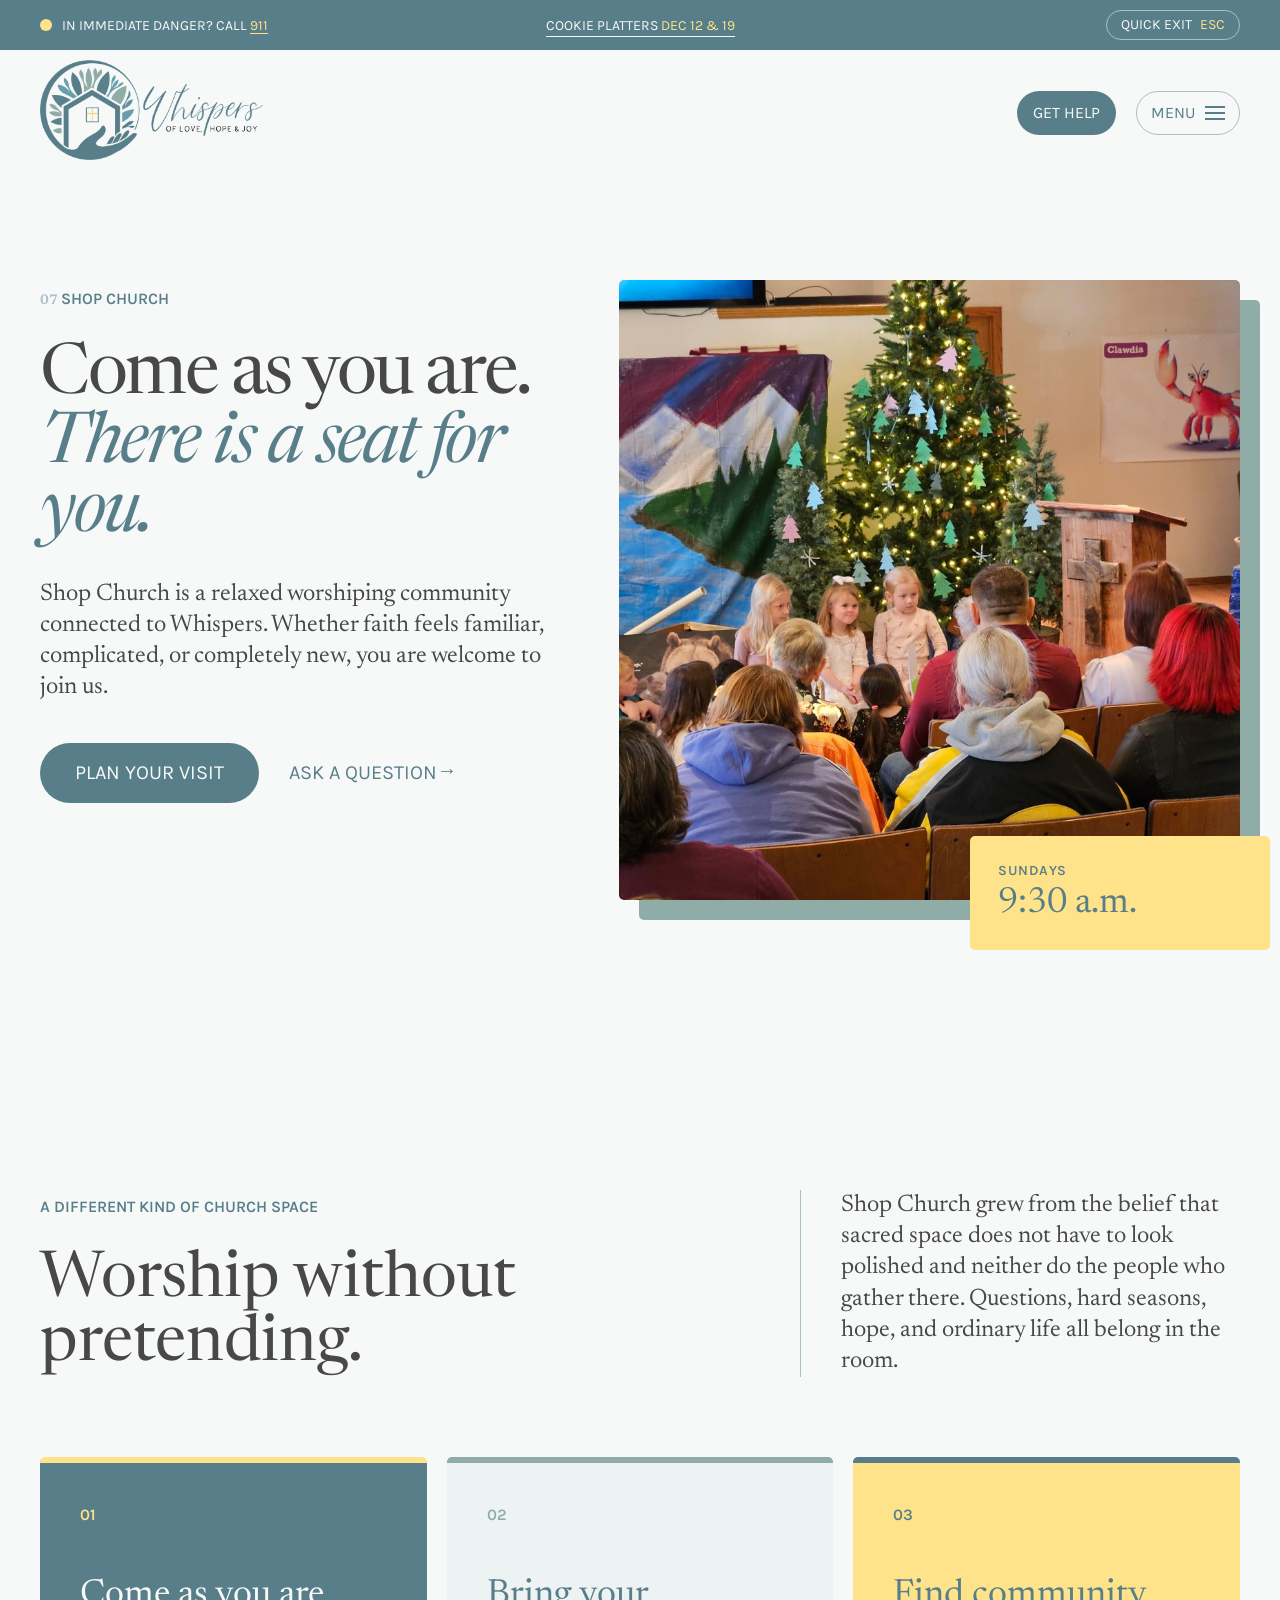
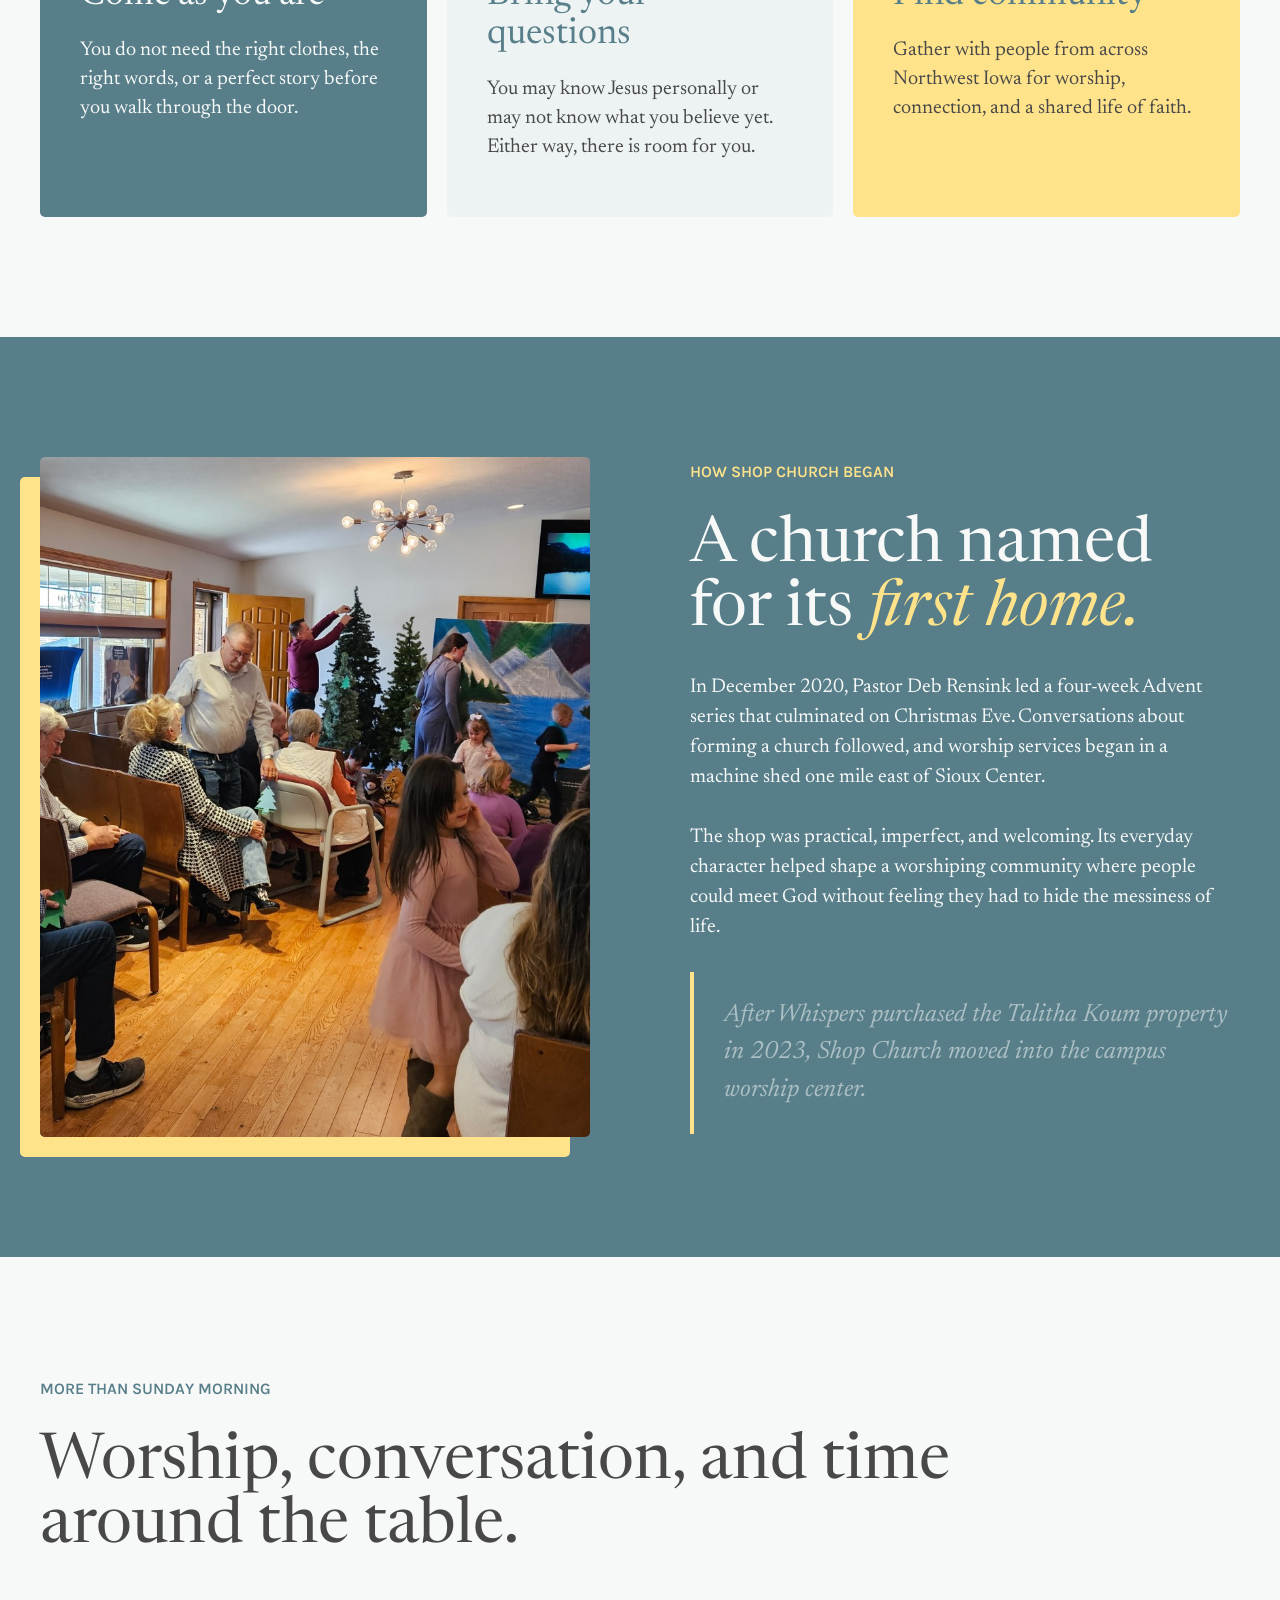
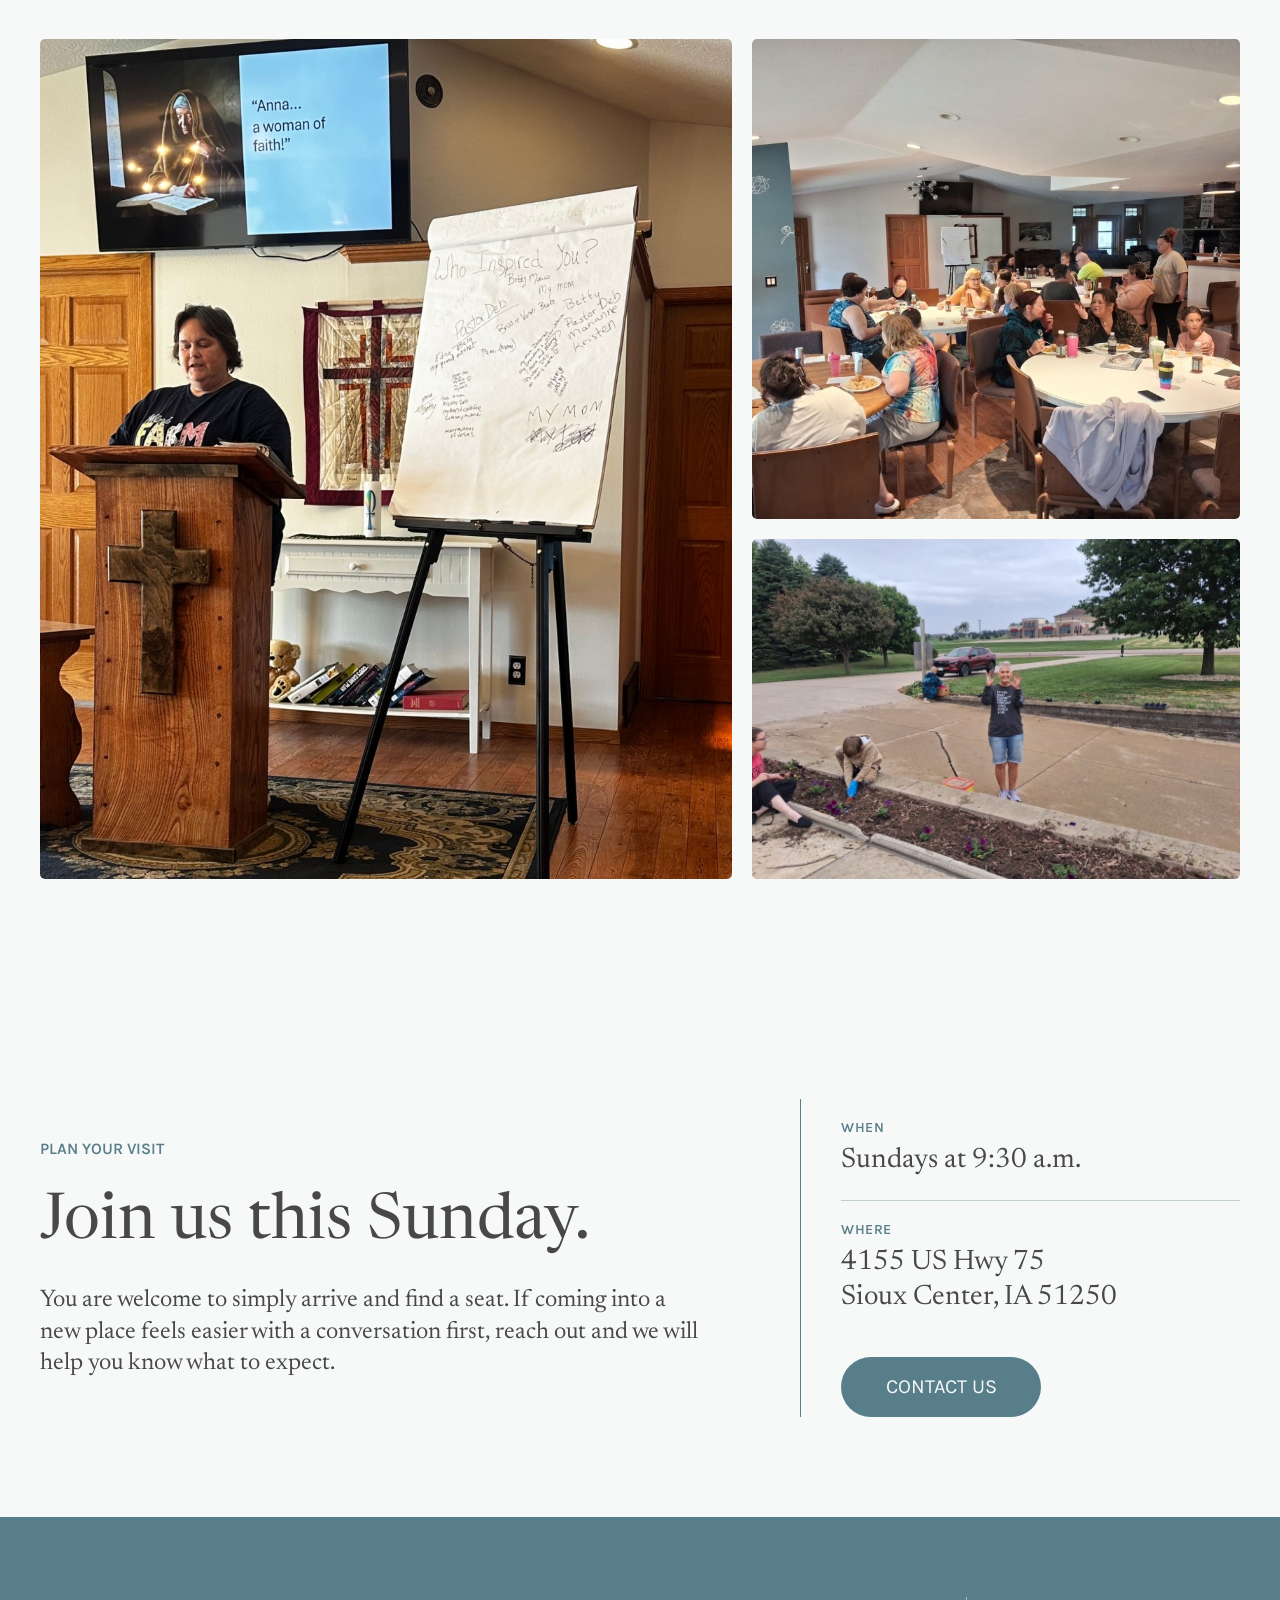
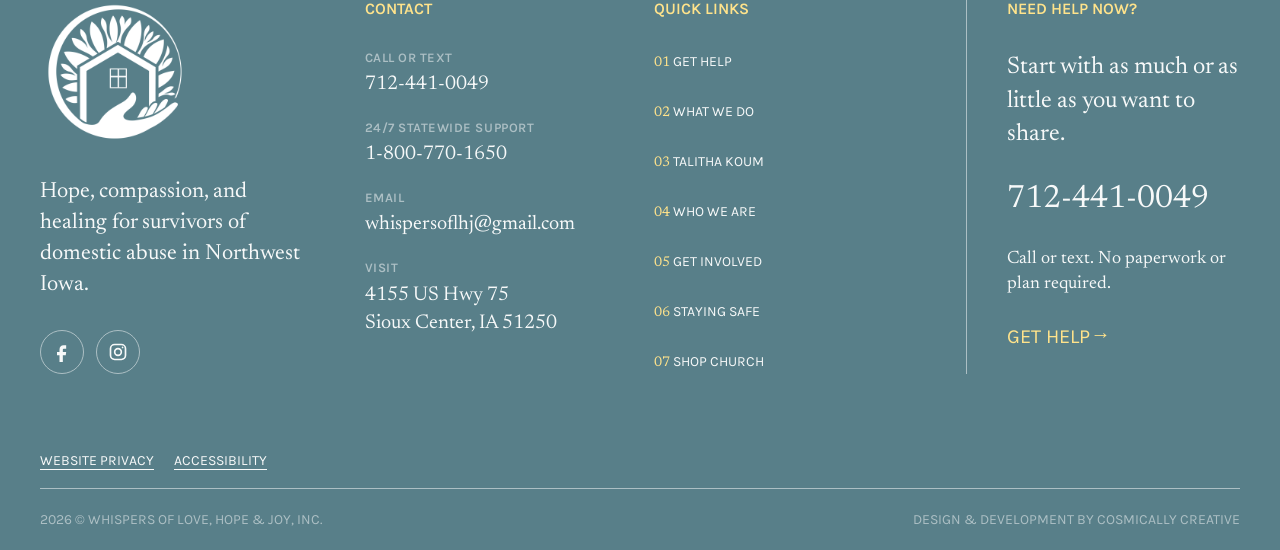
<file: shop-church/index.html>
<!doctype html>
<html lang="en" class="no-js">
    <head>
        <meta charset="UTF-8" />
        <script>
            (function () {
                try {
                    var navigation = performance.getEntriesByType("navigation")[0];
                    var type = navigation && navigation.type;
                    if (type === "back_forward" && sessionStorage.getItem("quick-exit") === "1") {
                        document.documentElement.hidden = true;
                        location.replace("https://www.google.com/");
                    }
                } catch (error) {}
            })();
        </script>
        <meta name="viewport" content="width=device-width, initial-scale=1.0" />
        <meta name="referrer" content="no-referrer" />
        <meta name="description" content="Learn about Shop Church, a relaxed and welcoming worshiping community connected to Whispers of Love, Hope, and Joy in Sioux Center, Iowa." />
        <meta property="og:title" content="Shop Church | Whispers of Love, Hope, and Joy" />
        <meta property="og:description" content="Learn about Shop Church, a relaxed and welcoming worshiping community connected to Whispers in Sioux Center, Iowa." />
        <meta property="og:type" content="website" />
        <meta property="og:site_name" content="Whispers of Love, Hope, and Joy" />
        <link rel="canonical" href="https://whispersoflhj.org/shop-church/" />
        <meta property="og:url" content="https://whispersoflhj.org/shop-church/" />
        <meta property="og:image" content="https://whispersoflhj.org/img/share.png" />
        <meta property="og:image:width" content="1200" />
        <meta property="og:image:height" content="630" />
        <meta property="og:image:alt" content="Whispers of Love, Hope, and Joy" />
        <meta name="twitter:card" content="summary_large_image" />
        <meta name="twitter:image" content="https://whispersoflhj.org/img/share.png" />
        <meta name="theme-color" content="#587f89" />

        <link rel="apple-touch-icon" href="../img/favicons/favicon-apple.png" />
        <link rel="icon" href="../img/favicons/favicon.png" />

        <link rel="stylesheet" href="../css/style.css" />
        <link rel="stylesheet" href="../css/queries.css" />
        <script src="../script.js" defer></script>
        <script defer src="https://stats.cosmicallycreative.com/script.js" data-website-id="69d5dd77-8af4-4feb-833b-759111ac0679"></script>

        <title>Shop Church | Whispers of Love, Hope, and Joy</title>
    </head>
    <body class="shop-church-page">
        <a class="skip-link" href="#main-content">Skip to main content</a>
        <header class="site-header">
            <aside class="announcement-bar" aria-label="Announcement">
                <p class="emergency-message">
                    <span class="emergency-indicator" aria-hidden="true"></span>
                    <span>In immediate danger? Call <a class="emergency-link text-yellow" href="tel:911">911</a></span>
                </p>
                <p class="announcement-message"></p>
                <a class="quick-exit" href="https://www.google.com/" rel="noreferrer">Quick Exit <span class="text-yellow">Esc</span></a>
            </aside>
            <nav class="nav" aria-label="Primary navigation">
                <a href="../" aria-label="Whispers of Love, Hope &amp; Joy home">
                    <img width="706" height="316" decoding="async" class="nav-logo" src="../img/logo-big.png" alt="">
                </a>
                <a class="btn mobile-help-link" href="../get-help/">Get Help</a>
                <button class="mobile-nav-toggle" type="button" aria-expanded="false" aria-controls="primary-navigation" aria-label="Open navigation">
                    <span class="mobile-nav-toggle-label">Menu</span>
                    <span class="mobile-nav-toggle-icon" aria-hidden="true"></span>
                </button>
                <ul class="nav-links" id="primary-navigation">
                    <li><a class="nav-link" href="../get-help/"><span class="number">01</span> Get Help</a></li>
                    <li><a class="nav-link" href="../what-we-do/"><span class="number">02</span> What We Do</a></li>
                    <li><a class="nav-link" href="../talitha-koum/"><span class="number">03</span> Talitha Koum</a></li>
                    <li><a class="nav-link" href="../who-we-are/"><span class="number">04</span> Who We Are</a></li>
                    <li><a class="nav-link" href="../get-involved/"><span class="number">05</span> Get Involved</a></li>
                    <li><a class="nav-link" href="../staying-safe/"><span class="number">06</span> Staying Safe</a></li>
                    <li><a class="nav-link nav-link--current" href="./" aria-current="page"><span class="number">07</span> Shop Church</a></li>
                </ul>
                <div class="btns">
                    <a class="btn" href="https://whispersoflhj.networkforgood.com/projects/104180-whispers-of-love-hope-joy-ministry" target="_blank" rel="noreferrer">Donate</a>
                    <a class="btn btn--secondary" href="https://whispersoflhj.dm.networkforgood.com/forms/e-newsletter-sign-up" target="_blank" rel="noreferrer">Email Updates</a>
                </div>
            </nav>
        </header>

        <main id="main-content" class="shop-church-main">
            <section class="shop-church-hero">
                <div class="shop-church-hero-content site-container">
                    <div class="shop-church-hero-copy content-stack">
                        <p class="section-tag text-teal"><span class="number text-gray">07 </span>Shop Church</p>
                        <h1>Come as you are. <em>There is a seat for you.</em></h1>
                        <p class="description">Shop Church is a relaxed worshiping community connected to Whispers. Whether faith feels familiar, complicated, or completely new, you are welcome to join us.</p>
                        <div class="shop-church-hero-actions">
                            <a class="btn btn--large" href="#plan-your-visit">Plan Your Visit</a>
                            <a class="link-btn uppercase text-teal" href="mailto:whispersoflhj@gmail.com?subject=Shop%20Church%20question"><span>Ask a question</span></a>
                        </div>
                    </div>

                    <div class="shop-church-hero-visual">
                        <figure class="shop-church-hero-image">
                            <img width="1200" height="900" decoding="async" src="../img/07-hero-main.JPG" alt="Adults watch children standing in front of a lit Christmas tree and a painted backdrop">
                        </figure>
                        <div class="shop-church-hero-note">
                            <span>Sundays</span>
                            <strong>9:30 a.m.</strong>
                        </div>
                    </div>
                </div>
            </section>

            <section class="shop-welcome-section" aria-labelledby="shop-welcome-heading">
                <div class="site-container">
                    <div class="shop-welcome-heading animate-on-scroll">
                        <div class="content-stack">
                            <p class="section-tag text-teal">A different kind of church space</p>
                            <h2 id="shop-welcome-heading">Worship without pretending.</h2>
                        </div>
                        <p class="description">Shop Church grew from the belief that sacred space does not have to look polished and neither do the people who gather there. Questions, hard seasons, hope, and ordinary life all belong in the room.</p>
                    </div>

                    <div class="shop-welcome-grid">
                        <article class="shop-welcome-card shop-welcome-card--teal animate-on-scroll">
                            <p class="item-number text-yellow">01</p>
                            <h3>Come as you are</h3>
                            <p>You do not need the right clothes, the right words, or a perfect story before you walk through the door.</p>
                        </article>
                        <article class="shop-welcome-card animate-on-scroll">
                            <p class="item-number">02</p>
                            <h3>Bring your questions</h3>
                            <p>You may know Jesus personally or may not know what you believe yet. Either way, there is room for you.</p>
                        </article>
                        <article class="shop-welcome-card shop-welcome-card--yellow animate-on-scroll">
                            <p class="item-number text-teal">03</p>
                            <h3>Find community</h3>
                            <p>Gather with people from across Northwest Iowa for worship, connection, and a shared life of faith.</p>
                        </article>
                    </div>
                </div>
            </section>

            <section class="shop-story-section section--teal">
                <div class="shop-story-grid site-container">
                    <figure class="shop-story-image animate-on-scroll">
                        <img width="1000" height="1000" decoding="async" loading="lazy" src="../img/07-shop-church.JPG" alt="Adults and children in a worship room while people decorate small Christmas trees">
                    </figure>

                    <div class="shop-story-copy content-stack animate-on-scroll">
                        <p class="section-tag text-yellow">How Shop Church began</p>
                        <h2 class="text-white">A church named for its <em>first home.</em></h2>
                        <p class="text-white">In December 2020, Pastor Deb Rensink led a four-week Advent series that culminated on Christmas Eve. Conversations about forming a church followed, and worship services began in a machine shed one mile east of Sioux Center.</p>
                        <p class="text-white">The shop was practical, imperfect, and welcoming. Its everyday character helped shape a worshiping community where people could meet God without feeling they had to hide the messiness of life.</p>
                        <p class="shop-story-highlight">After Whispers purchased the Talitha Koum property in 2023, Shop Church moved into the campus worship center.</p>
                    </div>
                </div>
            </section>

            <section class="shop-community-section" aria-labelledby="shop-community-heading">
                <div class="site-container">
                    <div class="shop-community-heading content-stack animate-on-scroll">
                        <p class="section-tag text-teal">More than Sunday morning</p>
                        <h2 id="shop-community-heading">Worship, conversation, and time around the table.</h2>
                    </div>

                    <div class="shop-community-gallery">
                        <figure class="shop-community-photo shop-community-photo--teaching animate-on-scroll">
                            <img width="1200" height="1200" decoding="async" loading="lazy" src="../img/gallery/07-gallery/teaching.jpeg" alt="A woman at a wooden pulpit beside a flip chart, with a lesson on the screen behind her">
                        </figure>
                        <figure class="shop-community-photo shop-community-photo--together animate-on-scroll">
                            <img width="1000" height="750" decoding="async" loading="lazy" src="../img/gallery/07-gallery/community-meal.jpeg" alt="Shop Church community members sharing a meal together">
                        </figure>
                        <figure class="shop-community-photo shop-community-photo--service animate-on-scroll">
                            <img width="1000" height="750" decoding="async" loading="lazy" src="../img/gallery/07-gallery/creation-care.jpeg" alt="People planting purple flowers along a sidewalk while a woman stands nearby with both hands raised">
                        </figure>
                    </div>
                </div>
            </section>

            <section class="shop-visit-section" id="plan-your-visit" aria-labelledby="shop-visit-heading">
                <div class="shop-visit-content site-container">
                    <div class="content-stack animate-on-scroll">
                        <p class="section-tag text-teal">Plan your visit</p>
                        <h2 id="shop-visit-heading">Join us this Sunday.</h2>
                        <p class="description">You are welcome to simply arrive and find a seat. If coming into a new place feels easier with a conversation first, reach out and we will help you know what to expect.</p>
                    </div>
                    <div class="shop-visit-details animate-on-scroll">
                        <div class="shop-visit-detail">
                            <span>When</span>
                            <strong>Sundays at 9:30 a.m.</strong>
                        </div>
                        <div class="shop-visit-detail">
                            <span>Where</span>
                            <address>4155 US Hwy 75<br>Sioux Center, IA 51250</address>
                        </div>
                        <a class="btn btn--large" href="mailto:whispersoflhj@gmail.com?subject=Planning%20a%20Shop%20Church%20visit">Contact Us</a>
                    </div>
                </div>
            </section>
        </main>

        <footer>
            <div class="footer-content site-container">
                <div class="footer-cell footer-brand-cell">
                    <a class="footer-brand-link" href="../" aria-label="Whispers of Love, Hope &amp; Joy home">
                        <img width="788" height="788" decoding="async" loading="lazy" class="footer-logo" src="../img/logo-small.png" alt="">
                    </a>
                    <p class="description text-white">Hope, compassion, and healing for survivors of domestic abuse in Northwest Iowa.</p>
                    <ul class="footer-social-links" aria-label="Social media">
                        <li>
                            <a class="footer-social-link" href="https://www.facebook.com/Whispersoflovehopejoy" target="_blank" rel="noreferrer" aria-label="Whispers of Love, Hope, and Joy on Facebook">
                                <svg class="footer-social-icon" aria-hidden="true" focusable="false"><use href="../img/social-icons.svg#facebook"></use></svg>
                            </a>
                        </li>
                        <li>
                            <a class="footer-social-link" href="https://www.instagram.com/whispersoflhj" target="_blank" rel="noreferrer" aria-label="Whispers of Love, Hope, and Joy on Instagram">
                                <svg class="footer-social-icon" aria-hidden="true" focusable="false"><use href="../img/social-icons.svg#instagram"></use></svg>
                            </a>
                        </li>
                    </ul>
                </div>
                <div class="footer-cell">
                    <p class="section-tag text-yellow">Contact</p>
                    <ul class="footer-contact-list">
                        <li class="footer-contact-item">
                            <span class="footer-contact-label">Call or text</span>
                            <a class="footer-contact-link" href="tel:+17124410049">712-441-0049</a>
                        </li>
                        <li class="footer-contact-item">
                            <span class="footer-contact-label">24/7 statewide support</span>
                            <a class="footer-contact-link" href="tel:+18007701650">1-800-770-1650</a>
                        </li>
                        <li class="footer-contact-item">
                            <span class="footer-contact-label">Email</span>
                            <a class="footer-contact-link" href="mailto:whispersoflhj@gmail.com">whispersoflhj@gmail.com</a>
                        </li>
                        <li class="footer-contact-item">
                            <span class="footer-contact-label">Visit</span>
                            <address class="text-white">4155 US Hwy 75<br>Sioux Center, IA 51250</address>
                        </li>
                    </ul>
                </div>
                <div class="footer-cell">
                    <p class="section-tag text-yellow">Quick Links</p>
                    <ul class="footer-nav-links">
                        <li><a class="nav-link text-white" href="../get-help/"><span class="number text-yellow">01</span> Get Help</a></li>
                        <li><a class="nav-link text-white" href="../what-we-do/"><span class="number text-yellow">02</span> What We Do</a></li>
                        <li><a class="nav-link text-white" href="../talitha-koum/"><span class="number text-yellow">03</span> Talitha Koum</a></li>
                        <li><a class="nav-link text-white" href="../who-we-are/"><span class="number text-yellow">04</span> Who We Are</a></li>
                        <li><a class="nav-link text-white" href="../get-involved/"><span class="number text-yellow">05</span> Get Involved</a></li>
                        <li><a class="nav-link text-white" href="../staying-safe/"><span class="number text-yellow">06</span> Staying Safe</a></li>
                        <li><a class="nav-link text-white nav-link--current" href="./" aria-current="page"><span class="number text-yellow">07</span> Shop Church</a></li>
                    </ul>
                </div>
                <div class="footer-cell footer-help-cell">
                    <p class="section-tag text-yellow">Need help now?</p>
                    <p class="footer-help-intro text-white">Start with as much or as little as you want to share.</p>
                    <a class="contact-link footer-help-number" href="tel:+17124410049">712-441-0049</a>
                    <p class="footer-help-note text-white">Call or text. No paperwork or plan required.</p>
                    <a class="link-btn uppercase text-yellow" href="../get-help/"><span>Get help</span></a>
                </div>
            </div>
            <div class="footer-legal site-container">
                <a href="../privacy/">Website Privacy</a>
                <a href="../accessibility/">Accessibility</a>
            </div>
            <div class="copyright site-container">
                <p>2026 © Whispers of Love, Hope &amp; Joy, Inc.</p>
                <p>Design &amp; Development by <a href="https://cosmicallycreative.com" target="_blank" rel="noreferrer">Cosmically Creative</a></p>
            </div>
        </footer>
    </body>
</html>
</file>
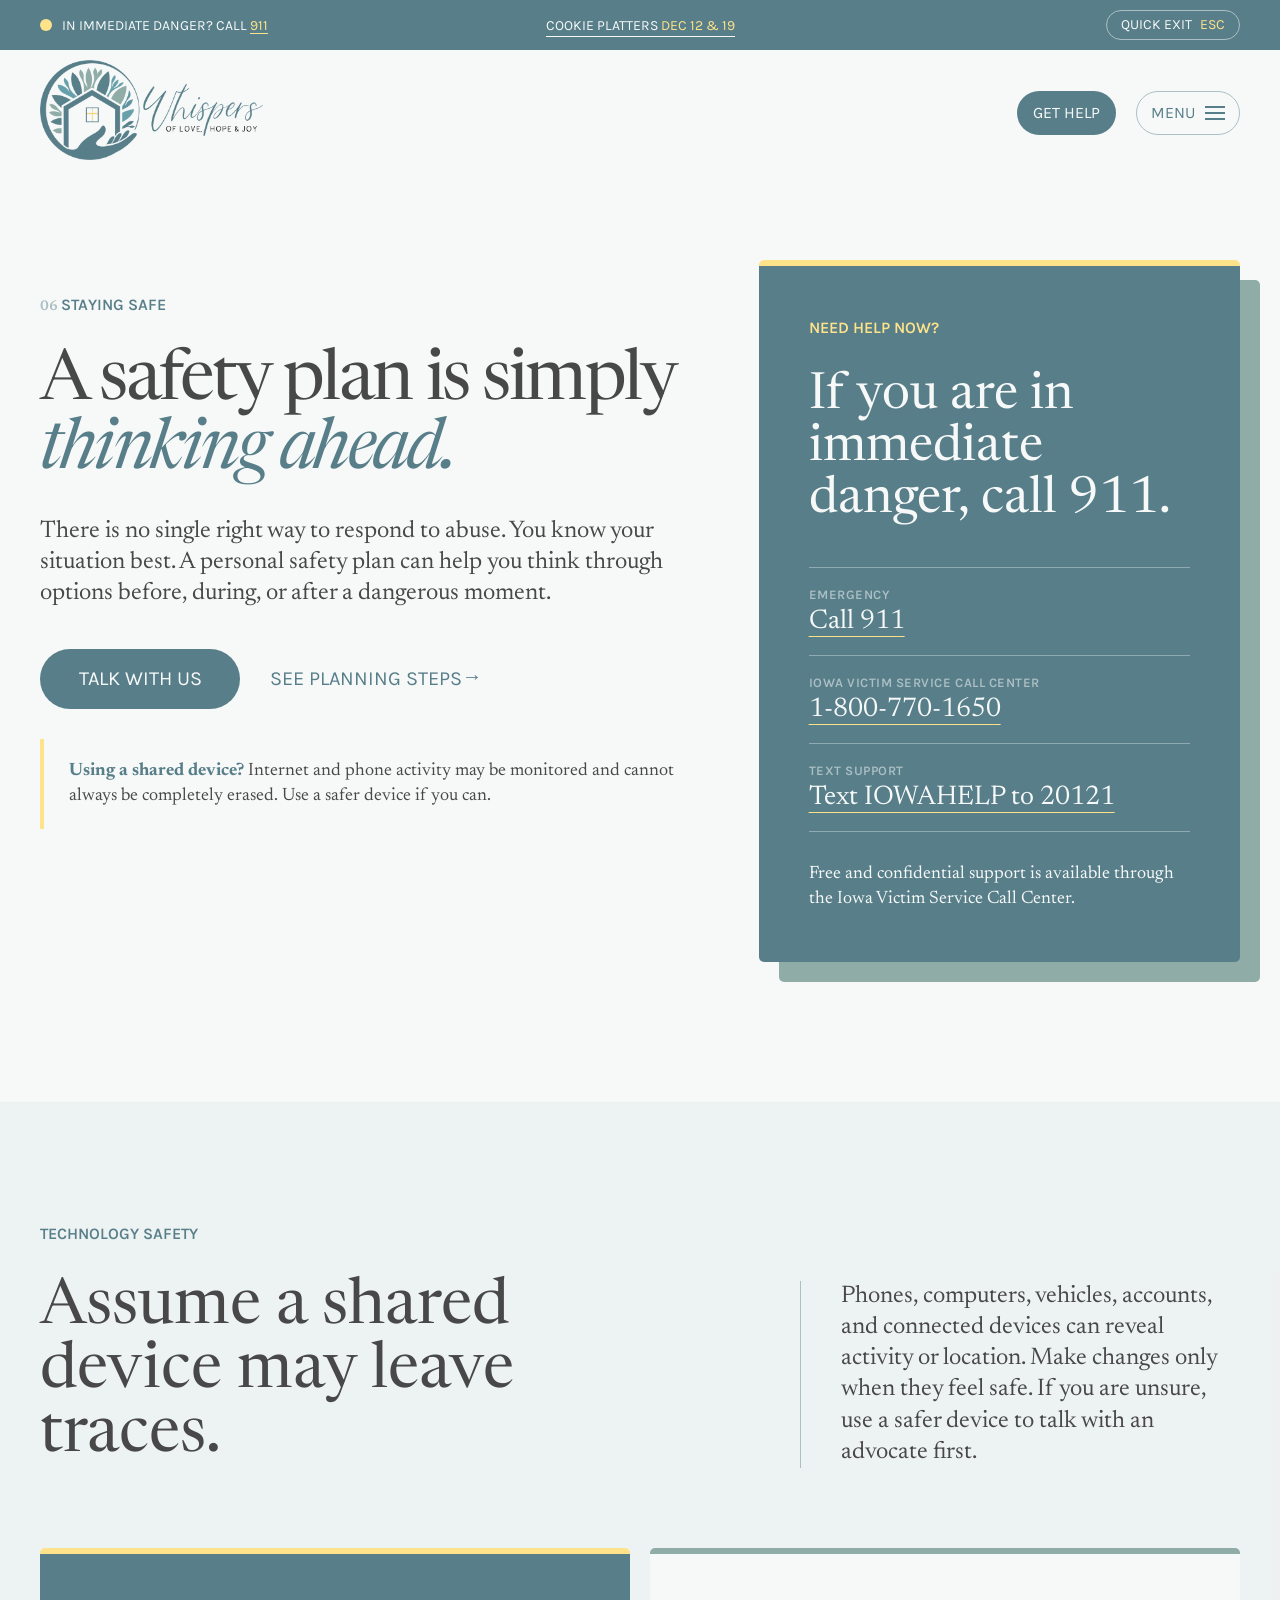
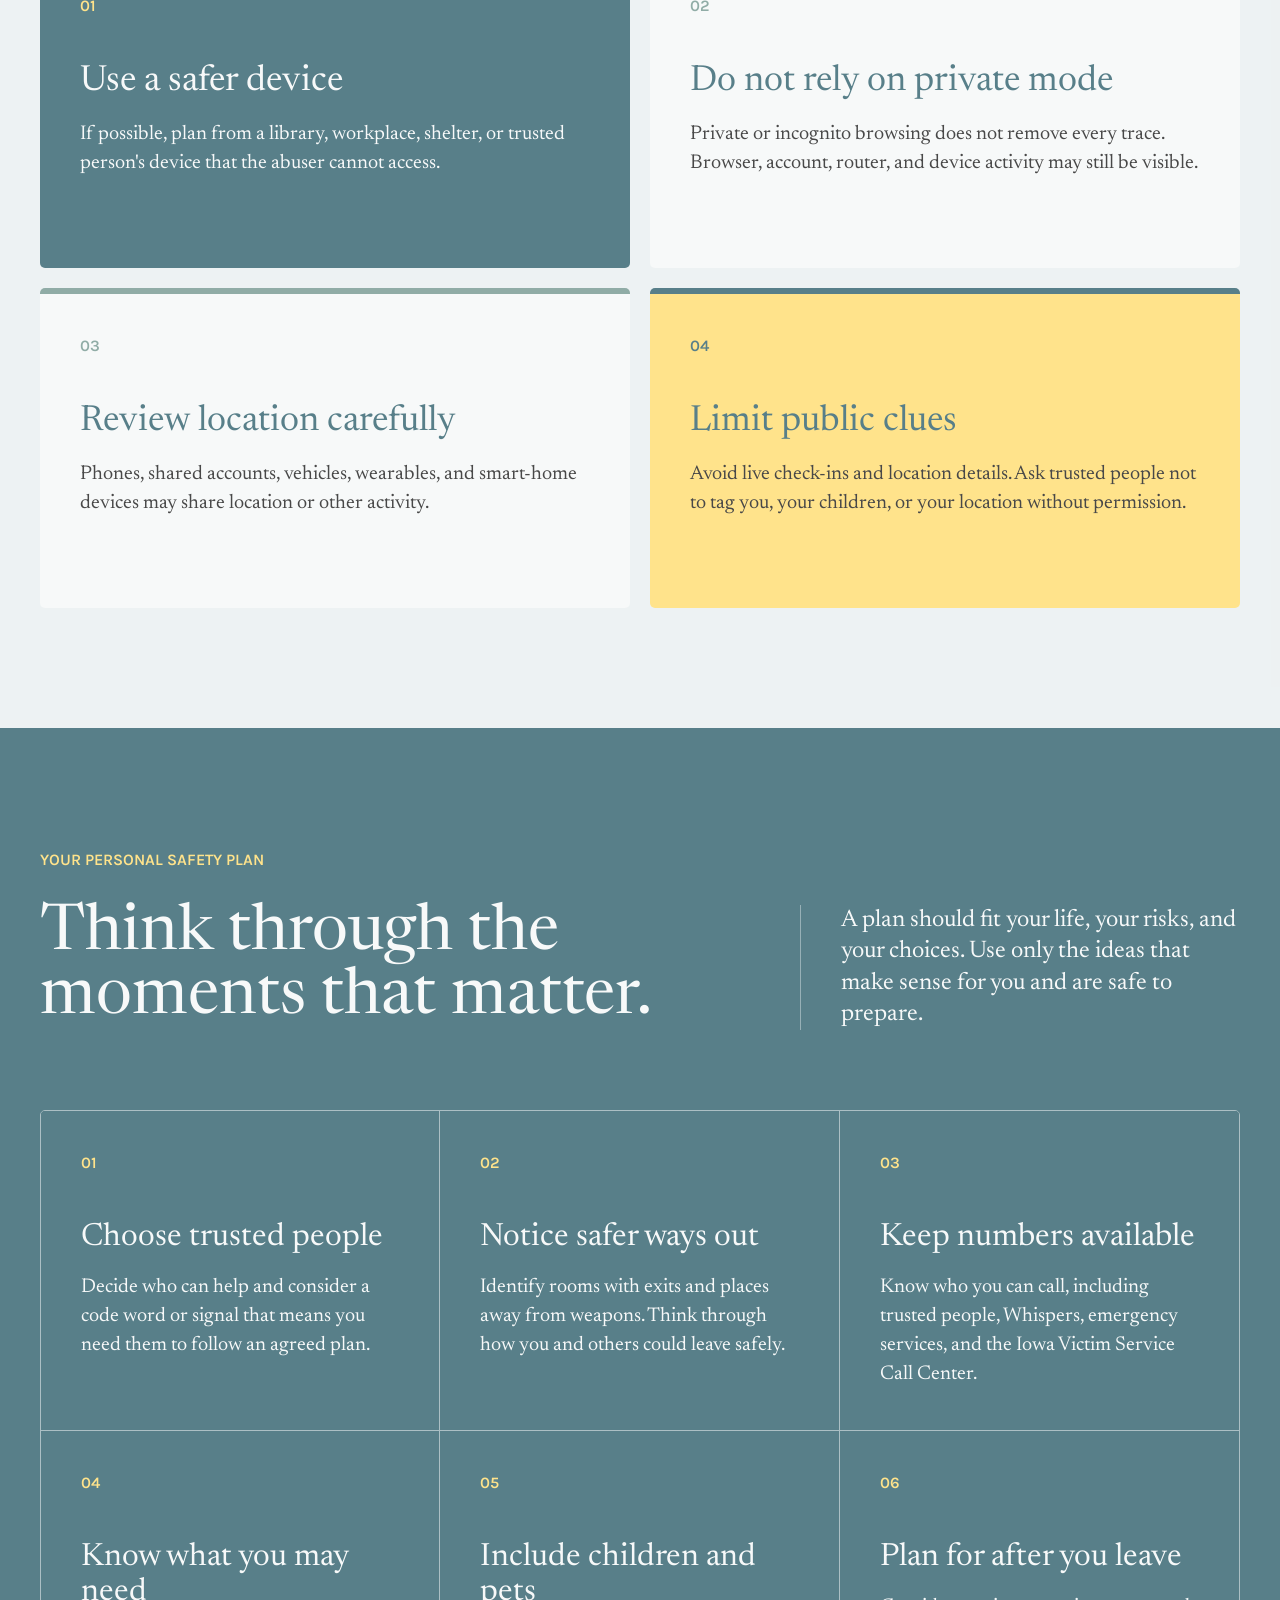
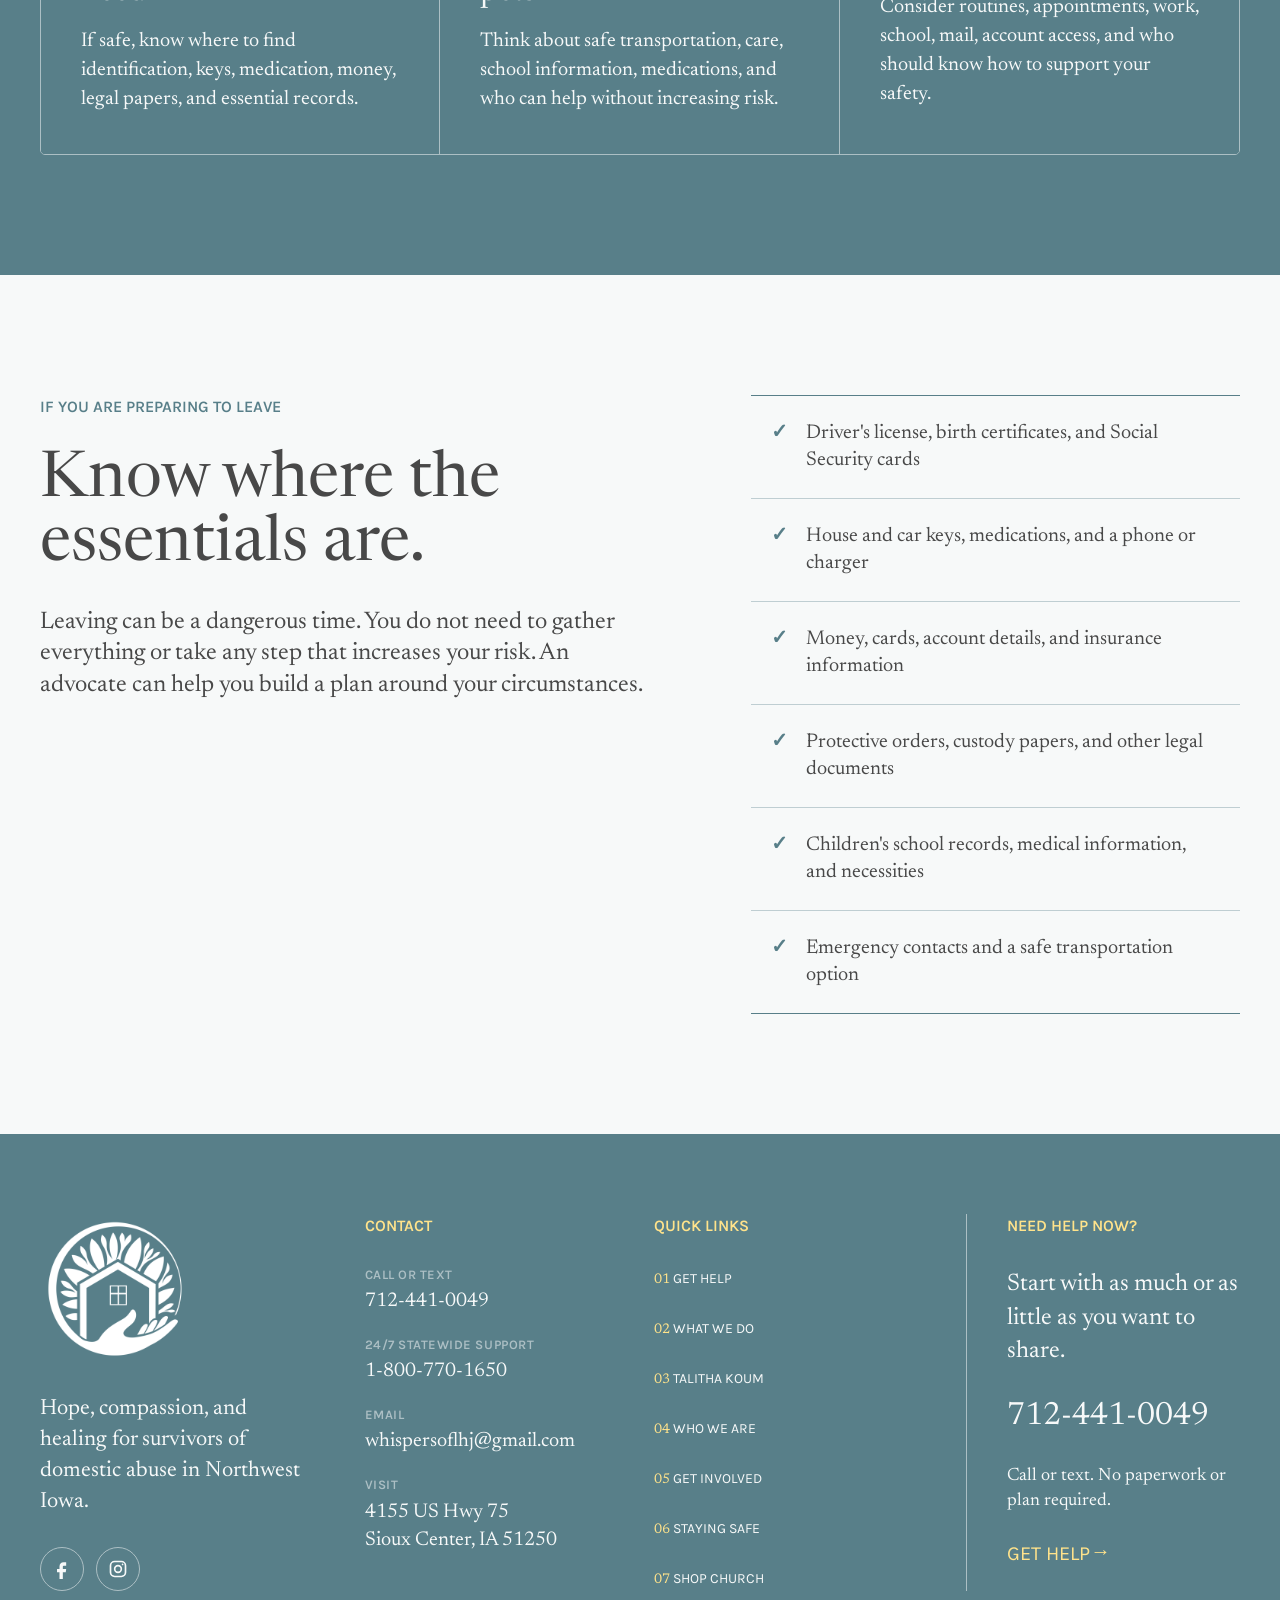
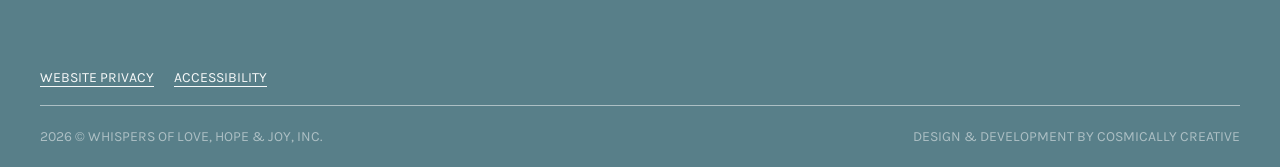
<file: staying-safe/index.html>
<!doctype html>
<html lang="en" class="no-js">
    <head>
        <meta charset="UTF-8" />
        <script>
            (function () {
                try {
                    var navigation = performance.getEntriesByType("navigation")[0];
                    var type = navigation && navigation.type;
                    if (type === "back_forward" && sessionStorage.getItem("quick-exit") === "1") {
                        document.documentElement.hidden = true;
                        location.replace("https://www.google.com/");
                    }
                } catch (error) {}
            })();
        </script>
        <meta name="viewport" content="width=device-width, initial-scale=1.0" />
        <meta name="referrer" content="no-referrer" />
        <meta name="description" content="Practical safety-planning, technology-safety, and support resources for people experiencing domestic abuse in Northwest Iowa." />
        <meta property="og:title" content="Staying Safe | Whispers of Love, Hope, and Joy" />
        <meta property="og:description" content="Practical safety-planning, technology-safety, and support resources for people experiencing domestic abuse in Northwest Iowa." />
        <meta property="og:type" content="website" />
        <meta property="og:site_name" content="Whispers of Love, Hope, and Joy" />
        <link rel="canonical" href="https://whispersoflhj.org/staying-safe/" />
        <meta property="og:url" content="https://whispersoflhj.org/staying-safe/" />
        <meta property="og:image" content="https://whispersoflhj.org/img/share.png" />
        <meta property="og:image:width" content="1200" />
        <meta property="og:image:height" content="630" />
        <meta property="og:image:alt" content="Whispers of Love, Hope, and Joy" />
        <meta name="twitter:card" content="summary_large_image" />
        <meta name="twitter:image" content="https://whispersoflhj.org/img/share.png" />
        <meta name="theme-color" content="#587f89" />

        <link rel="apple-touch-icon" href="../img/favicons/favicon-apple.png" />
        <link rel="icon" href="../img/favicons/favicon.png" />

        <link rel="stylesheet" href="../css/style.css" />
        <link rel="stylesheet" href="../css/queries.css" />
        <script src="../script.js" defer></script>
        <script defer src="https://stats.cosmicallycreative.com/script.js" data-website-id="69d5dd77-8af4-4feb-833b-759111ac0679"></script>

        <title>Staying Safe | Whispers of Love, Hope, and Joy</title>
    </head>
    <body class="staying-safe-page">
        <a class="skip-link" href="#main-content">Skip to main content</a>
        <header class="site-header">
            <aside class="announcement-bar" aria-label="Announcement">
                <p class="emergency-message">
                    <span class="emergency-indicator" aria-hidden="true"></span>
                    <span>In immediate danger? Call <a class="emergency-link text-yellow" href="tel:911">911</a></span>
                </p>
                <p class="announcement-message"></p>
                <a class="quick-exit" href="https://www.google.com/" rel="noreferrer">Quick Exit <span class="text-yellow">Esc</span></a>
            </aside>
            <nav class="nav" aria-label="Primary navigation">
                <a href="../" aria-label="Whispers of Love, Hope &amp; Joy home">
                    <img width="706" height="316" decoding="async" class="nav-logo" src="../img/logo-big.png" alt="">
                </a>
                <a class="btn mobile-help-link" href="../get-help/">Get Help</a>
                <button class="mobile-nav-toggle" type="button" aria-expanded="false" aria-controls="primary-navigation" aria-label="Open navigation">
                    <span class="mobile-nav-toggle-label">Menu</span>
                    <span class="mobile-nav-toggle-icon" aria-hidden="true"></span>
                </button>
                <ul class="nav-links" id="primary-navigation">
                    <li><a class="nav-link" href="../get-help/"><span class="number">01</span> Get Help</a></li>
                    <li><a class="nav-link" href="../what-we-do/"><span class="number">02</span> What We Do</a></li>
                    <li><a class="nav-link" href="../talitha-koum/"><span class="number">03</span> Talitha Koum</a></li>
                    <li><a class="nav-link" href="../who-we-are/"><span class="number">04</span> Who We Are</a></li>
                    <li><a class="nav-link" href="../get-involved/"><span class="number">05</span> Get Involved</a></li>
                    <li><a class="nav-link nav-link--current" href="./" aria-current="page"><span class="number">06</span> Staying Safe</a></li>
                    <li><a class="nav-link" href="../shop-church/"><span class="number">07</span> Shop Church</a></li>
                </ul>
                <div class="btns">
                    <a class="btn" href="https://whispersoflhj.networkforgood.com/projects/104180-whispers-of-love-hope-joy-ministry" target="_blank" rel="noreferrer">Donate</a>
                    <a class="btn btn--secondary" href="https://whispersoflhj.dm.networkforgood.com/forms/e-newsletter-sign-up" target="_blank" rel="noreferrer">Email Updates</a>
                </div>
            </nav>
        </header>

        <main id="main-content" class="staying-safe-main">
            <section class="staying-safe-hero">
                <div class="staying-safe-hero-content site-container">
                    <div class="staying-safe-hero-copy content-stack">
                        <p class="section-tag text-teal"><span class="number text-gray">06 </span>Staying safe</p>
                        <h1>A safety plan is simply <em>thinking ahead.</em></h1>
                        <p class="description">There is no single right way to respond to abuse. You know your situation best. A personal safety plan can help you think through options before, during, or after a dangerous moment.</p>
                        <div class="staying-safe-hero-actions">
                            <a class="btn btn--large" href="tel:+17124410049">Talk With Us</a>
                            <a class="link-btn uppercase text-teal" href="#make-a-plan"><span>See planning steps</span></a>
                        </div>
                        <p class="safer-device-note"><strong>Using a shared device?</strong> Internet and phone activity may be monitored and cannot always be completely erased. Use a safer device if you can.</p>
                    </div>

                    <aside class="staying-safe-contact-card" aria-labelledby="urgent-help-heading">
                        <p class="section-tag text-yellow">Need help now?</p>
                        <h2 id="urgent-help-heading">If you are in immediate danger, call 911.</h2>
                        <div class="staying-safe-contact-list">
                            <div class="staying-safe-contact-item">
                                <span>Emergency</span>
                                <a href="tel:911">Call 911</a>
                            </div>
                            <div class="staying-safe-contact-item">
                                <span>Iowa Victim Service Call Center</span>
                                <a href="tel:+18007701650">1-800-770-1650</a>
                            </div>
                            <div class="staying-safe-contact-item">
                                <span>Text support</span>
                                <a href="sms:20121?body=IOWAHELP">Text IOWAHELP to 20121</a>
                            </div>
                        </div>
                        <p class="staying-safe-contact-note">Free and confidential support is available through the Iowa Victim Service Call Center.</p>
                    </aside>
                </div>
            </section>

            <section class="digital-safety-section section--gray" aria-labelledby="digital-safety-heading">
                <div class="site-container">
                    <div class="digital-safety-heading animate-on-scroll">
                        <div class="content-stack">
                            <p class="section-tag text-teal">Technology safety</p>
                            <h2 id="digital-safety-heading">Assume a shared device may leave traces.</h2>
                        </div>
                        <p class="description">Phones, computers, vehicles, accounts, and connected devices can reveal activity or location. Make changes only when they feel safe. If you are unsure, use a safer device to talk with an advocate first.</p>
                    </div>

                    <div class="digital-safety-grid">
                        <article class="digital-safety-card digital-safety-card--teal animate-on-scroll">
                            <p class="item-number text-yellow">01</p>
                            <h3>Use a safer device</h3>
                            <p>If possible, plan from a library, workplace, shelter, or trusted person's device that the abuser cannot access.</p>
                        </article>
                        <article class="digital-safety-card animate-on-scroll">
                            <p class="item-number">02</p>
                            <h3>Do not rely on private mode</h3>
                            <p>Private or incognito browsing does not remove every trace. Browser, account, router, and device activity may still be visible.</p>
                        </article>
                        <article class="digital-safety-card animate-on-scroll">
                            <p class="item-number">03</p>
                            <h3>Review location carefully</h3>
                            <p>Phones, shared accounts, vehicles, wearables, and smart-home devices may share location or other activity.</p>
                        </article>
                        <article class="digital-safety-card digital-safety-card--yellow animate-on-scroll">
                            <p class="item-number text-teal">04</p>
                            <h3>Limit public clues</h3>
                            <p>Avoid live check-ins and location details. Ask trusted people not to tag you, your children, or your location without permission.</p>
                        </article>
                    </div>
                </div>
            </section>

            <section class="personal-plan-section section--teal" id="make-a-plan" aria-labelledby="personal-plan-heading">
                <div class="site-container">
                    <div class="personal-plan-heading animate-on-scroll">
                        <div class="content-stack">
                            <p class="section-tag text-yellow">Your personal safety plan</p>
                            <h2 class="text-white" id="personal-plan-heading">Think through the moments that matter.</h2>
                        </div>
                        <p class="description text-white">A plan should fit your life, your risks, and your choices. Use only the ideas that make sense for you and are safe to prepare.</p>
                    </div>

                    <ol class="personal-plan-grid">
                        <li class="personal-plan-card animate-on-scroll">
                            <p class="item-number text-yellow">01</p>
                            <h3>Choose trusted people</h3>
                            <p>Decide who can help and consider a code word or signal that means you need them to follow an agreed plan.</p>
                        </li>
                        <li class="personal-plan-card animate-on-scroll">
                            <p class="item-number text-yellow">02</p>
                            <h3>Notice safer ways out</h3>
                            <p>Identify rooms with exits and places away from weapons. Think through how you and others could leave safely.</p>
                        </li>
                        <li class="personal-plan-card animate-on-scroll">
                            <p class="item-number text-yellow">03</p>
                            <h3>Keep numbers available</h3>
                            <p>Know who you can call, including trusted people, Whispers, emergency services, and the Iowa Victim Service Call Center.</p>
                        </li>
                        <li class="personal-plan-card animate-on-scroll">
                            <p class="item-number text-yellow">04</p>
                            <h3>Know what you may need</h3>
                            <p>If safe, know where to find identification, keys, medication, money, legal papers, and essential records.</p>
                        </li>
                        <li class="personal-plan-card animate-on-scroll">
                            <p class="item-number text-yellow">05</p>
                            <h3>Include children and pets</h3>
                            <p>Think about safe transportation, care, school information, medications, and who can help without increasing risk.</p>
                        </li>
                        <li class="personal-plan-card animate-on-scroll">
                            <p class="item-number text-yellow">06</p>
                            <h3>Plan for after you leave</h3>
                            <p>Consider routines, appointments, work, school, mail, account access, and who should know how to support your safety.</p>
                        </li>
                    </ol>
                </div>
            </section>

            <section class="leaving-checklist-section" aria-labelledby="leaving-checklist-heading">
                <div class="leaving-checklist-content site-container">
                    <div class="content-stack animate-on-scroll">
                        <p class="section-tag text-teal">If you are preparing to leave</p>
                        <h2 id="leaving-checklist-heading">Know where the essentials are.</h2>
                        <p class="description">Leaving can be a dangerous time. You do not need to gather everything or take any step that increases your risk. An advocate can help you build a plan around your circumstances.</p>
                    </div>
                    <ul class="leaving-checklist animate-on-scroll">
                        <li>Driver's license, birth certificates, and Social Security cards</li>
                        <li>House and car keys, medications, and a phone or charger</li>
                        <li>Money, cards, account details, and insurance information</li>
                        <li>Protective orders, custody papers, and other legal documents</li>
                        <li>Children's school records, medical information, and necessities</li>
                        <li>Emergency contacts and a safe transportation option</li>
                    </ul>
                </div>
            </section>
        </main>

        <footer>
            <div class="footer-content site-container">
                <div class="footer-cell footer-brand-cell">
                    <a class="footer-brand-link" href="../" aria-label="Whispers of Love, Hope &amp; Joy home">
                        <img width="788" height="788" decoding="async" loading="lazy" class="footer-logo" src="../img/logo-small.png" alt="">
                    </a>
                    <p class="description text-white">Hope, compassion, and healing for survivors of domestic abuse in Northwest Iowa.</p>
                    <ul class="footer-social-links" aria-label="Social media">
                        <li>
                            <a class="footer-social-link" href="https://www.facebook.com/Whispersoflovehopejoy" target="_blank" rel="noreferrer" aria-label="Whispers of Love, Hope, and Joy on Facebook">
                                <svg class="footer-social-icon" aria-hidden="true" focusable="false"><use href="../img/social-icons.svg#facebook"></use></svg>
                            </a>
                        </li>
                        <li>
                            <a class="footer-social-link" href="https://www.instagram.com/whispersoflhj" target="_blank" rel="noreferrer" aria-label="Whispers of Love, Hope, and Joy on Instagram">
                                <svg class="footer-social-icon" aria-hidden="true" focusable="false"><use href="../img/social-icons.svg#instagram"></use></svg>
                            </a>
                        </li>
                    </ul>
                </div>
                <div class="footer-cell">
                    <p class="section-tag text-yellow">Contact</p>
                    <ul class="footer-contact-list">
                        <li class="footer-contact-item">
                            <span class="footer-contact-label">Call or text</span>
                            <a class="footer-contact-link" href="tel:+17124410049">712-441-0049</a>
                        </li>
                        <li class="footer-contact-item">
                            <span class="footer-contact-label">24/7 statewide support</span>
                            <a class="footer-contact-link" href="tel:+18007701650">1-800-770-1650</a>
                        </li>
                        <li class="footer-contact-item">
                            <span class="footer-contact-label">Email</span>
                            <a class="footer-contact-link" href="mailto:whispersoflhj@gmail.com">whispersoflhj@gmail.com</a>
                        </li>
                        <li class="footer-contact-item">
                            <span class="footer-contact-label">Visit</span>
                            <address class="text-white">4155 US Hwy 75<br>Sioux Center, IA 51250</address>
                        </li>
                    </ul>
                </div>
                <div class="footer-cell">
                    <p class="section-tag text-yellow">Quick Links</p>
                    <ul class="footer-nav-links">
                        <li><a class="nav-link text-white" href="../get-help/"><span class="number text-yellow">01</span> Get Help</a></li>
                        <li><a class="nav-link text-white" href="../what-we-do/"><span class="number text-yellow">02</span> What We Do</a></li>
                        <li><a class="nav-link text-white" href="../talitha-koum/"><span class="number text-yellow">03</span> Talitha Koum</a></li>
                        <li><a class="nav-link text-white" href="../who-we-are/"><span class="number text-yellow">04</span> Who We Are</a></li>
                        <li><a class="nav-link text-white" href="../get-involved/"><span class="number text-yellow">05</span> Get Involved</a></li>
                        <li><a class="nav-link text-white nav-link--current" href="./" aria-current="page"><span class="number text-yellow">06</span> Staying Safe</a></li>
                        <li><a class="nav-link text-white" href="../shop-church/"><span class="number text-yellow">07</span> Shop Church</a></li>
                    </ul>
                </div>
                <div class="footer-cell footer-help-cell">
                    <p class="section-tag text-yellow">Need help now?</p>
                    <p class="footer-help-intro text-white">Start with as much or as little as you want to share.</p>
                    <a class="contact-link footer-help-number" href="tel:+17124410049">712-441-0049</a>
                    <p class="footer-help-note text-white">Call or text. No paperwork or plan required.</p>
                    <a class="link-btn uppercase text-yellow" href="../get-help/"><span>Get help</span></a>
                </div>
            </div>
            <div class="footer-legal site-container">
                <a href="../privacy/">Website Privacy</a>
                <a href="../accessibility/">Accessibility</a>
            </div>
            <div class="copyright site-container">
                <p>2026 © Whispers of Love, Hope &amp; Joy, Inc.</p>
                <p>Design &amp; Development by <a href="https://cosmicallycreative.com" target="_blank" rel="noreferrer">Cosmically Creative</a></p>
            </div>
        </footer>
    </body>
</html>
</file>
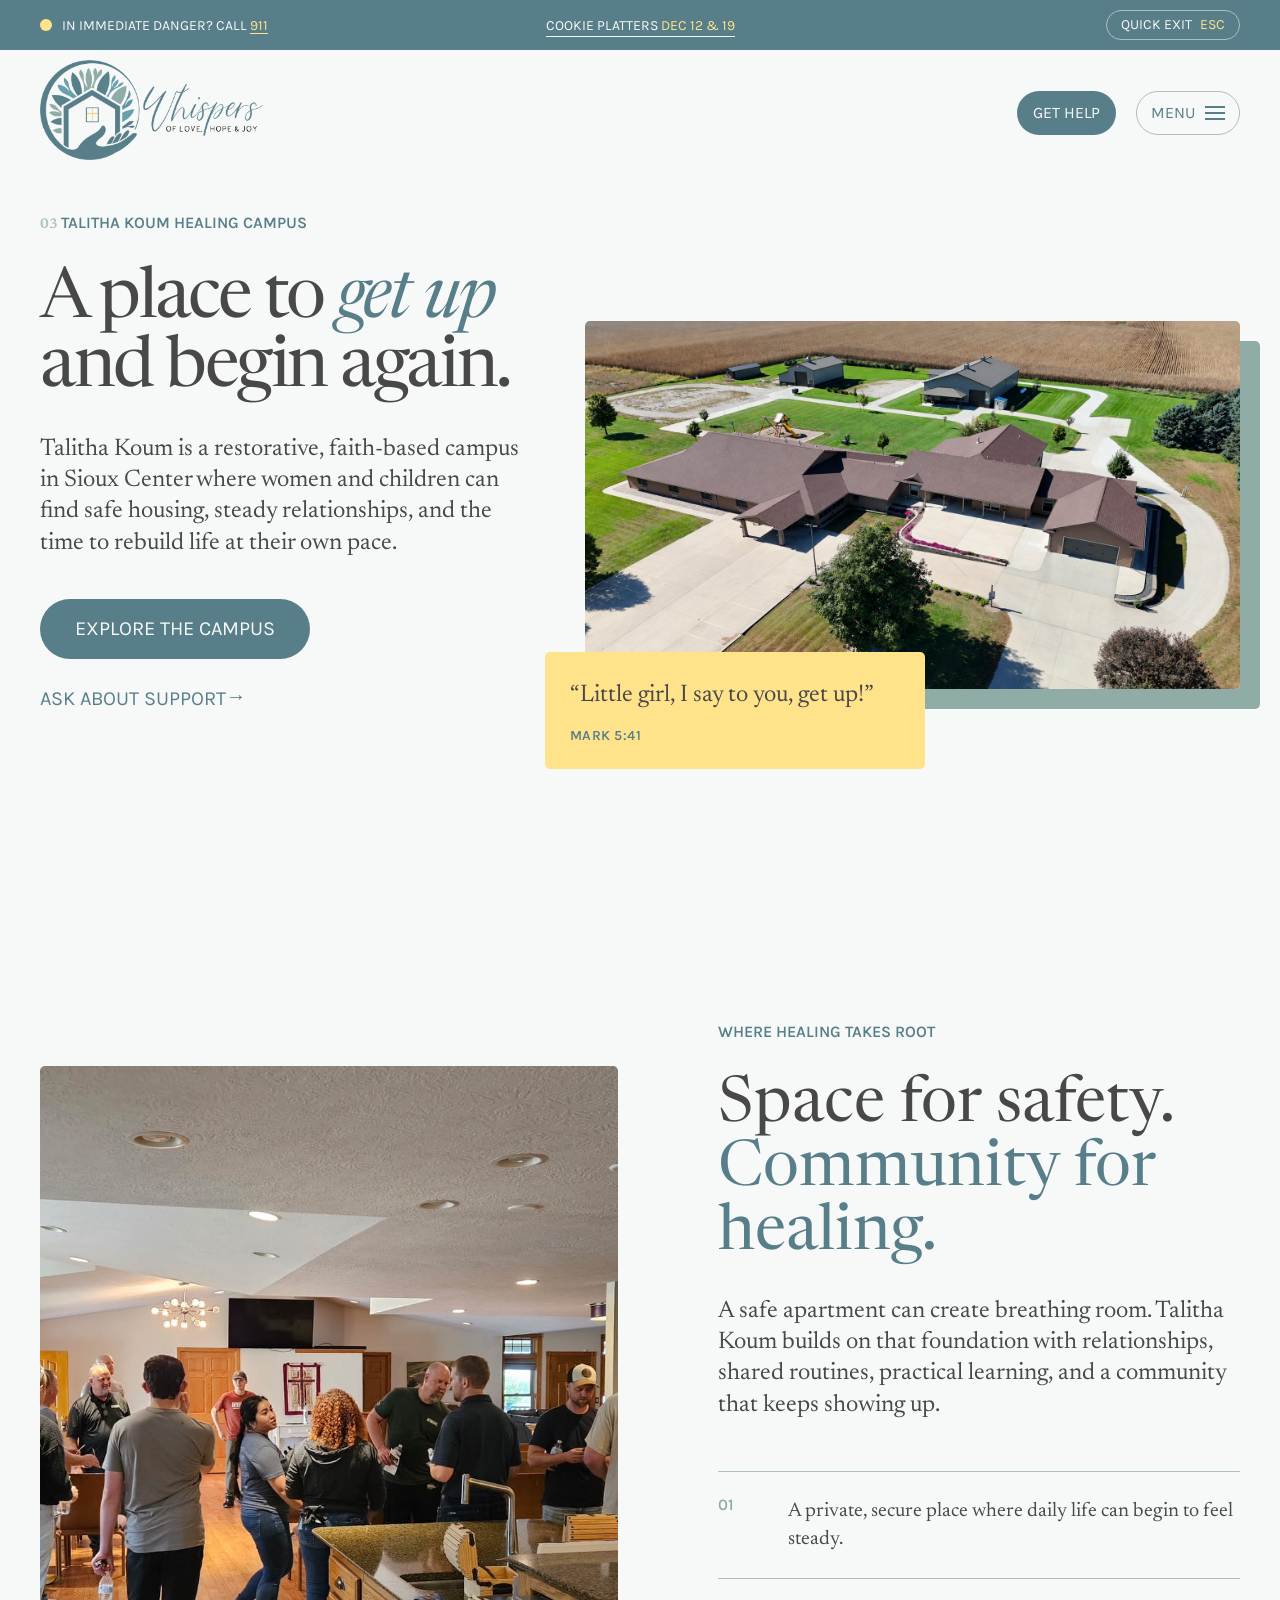
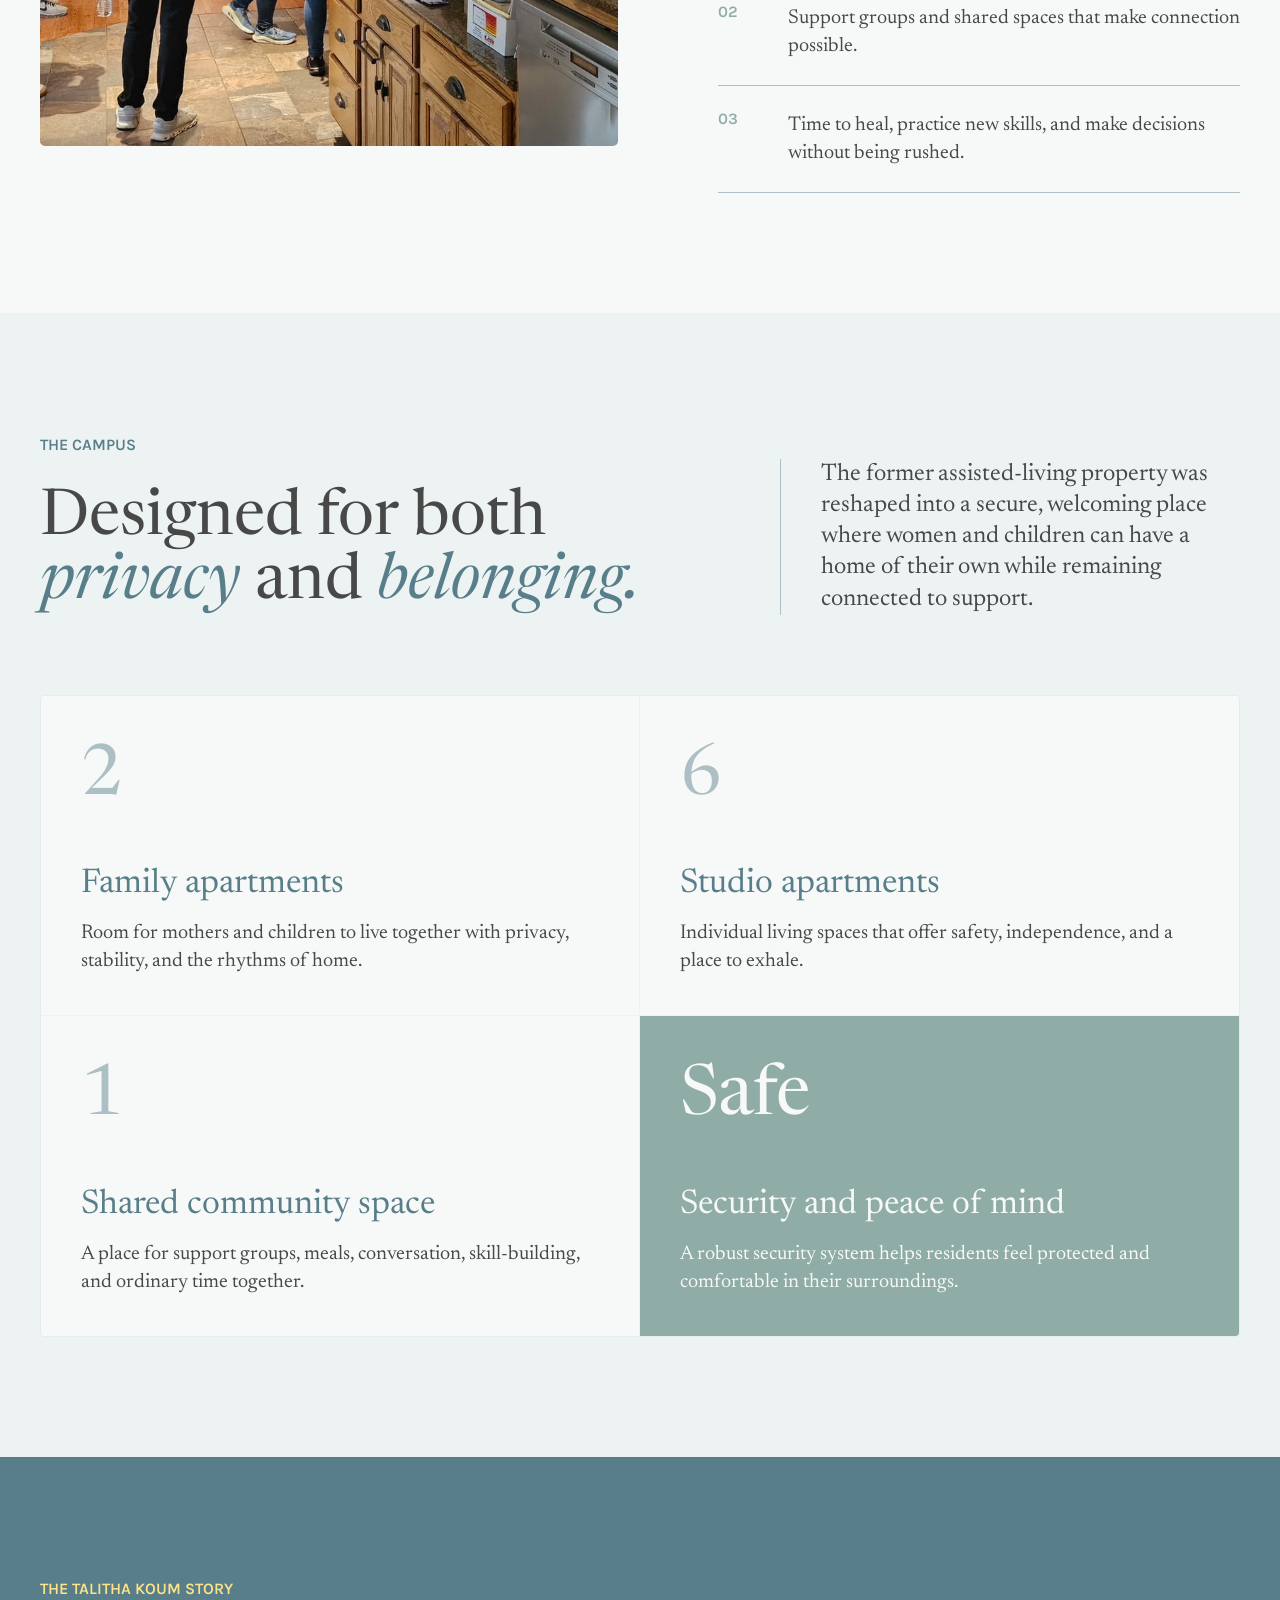
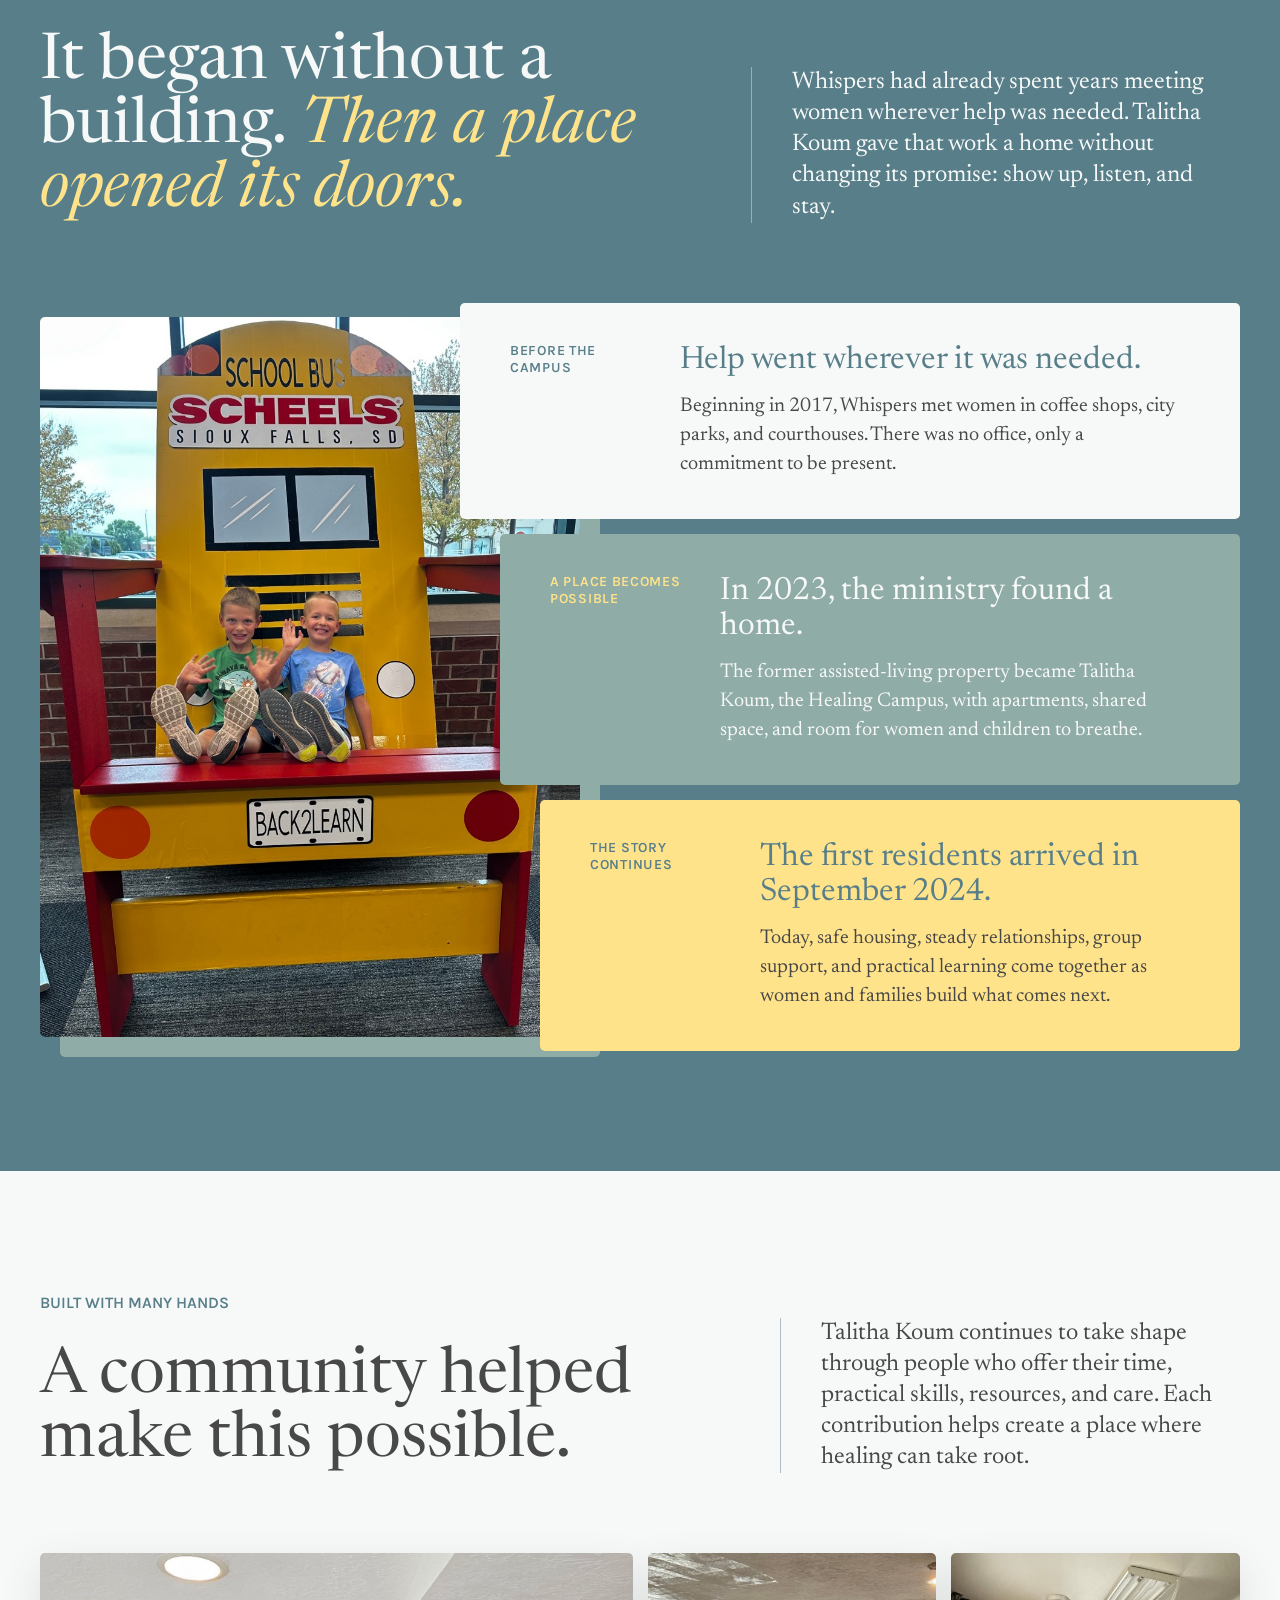
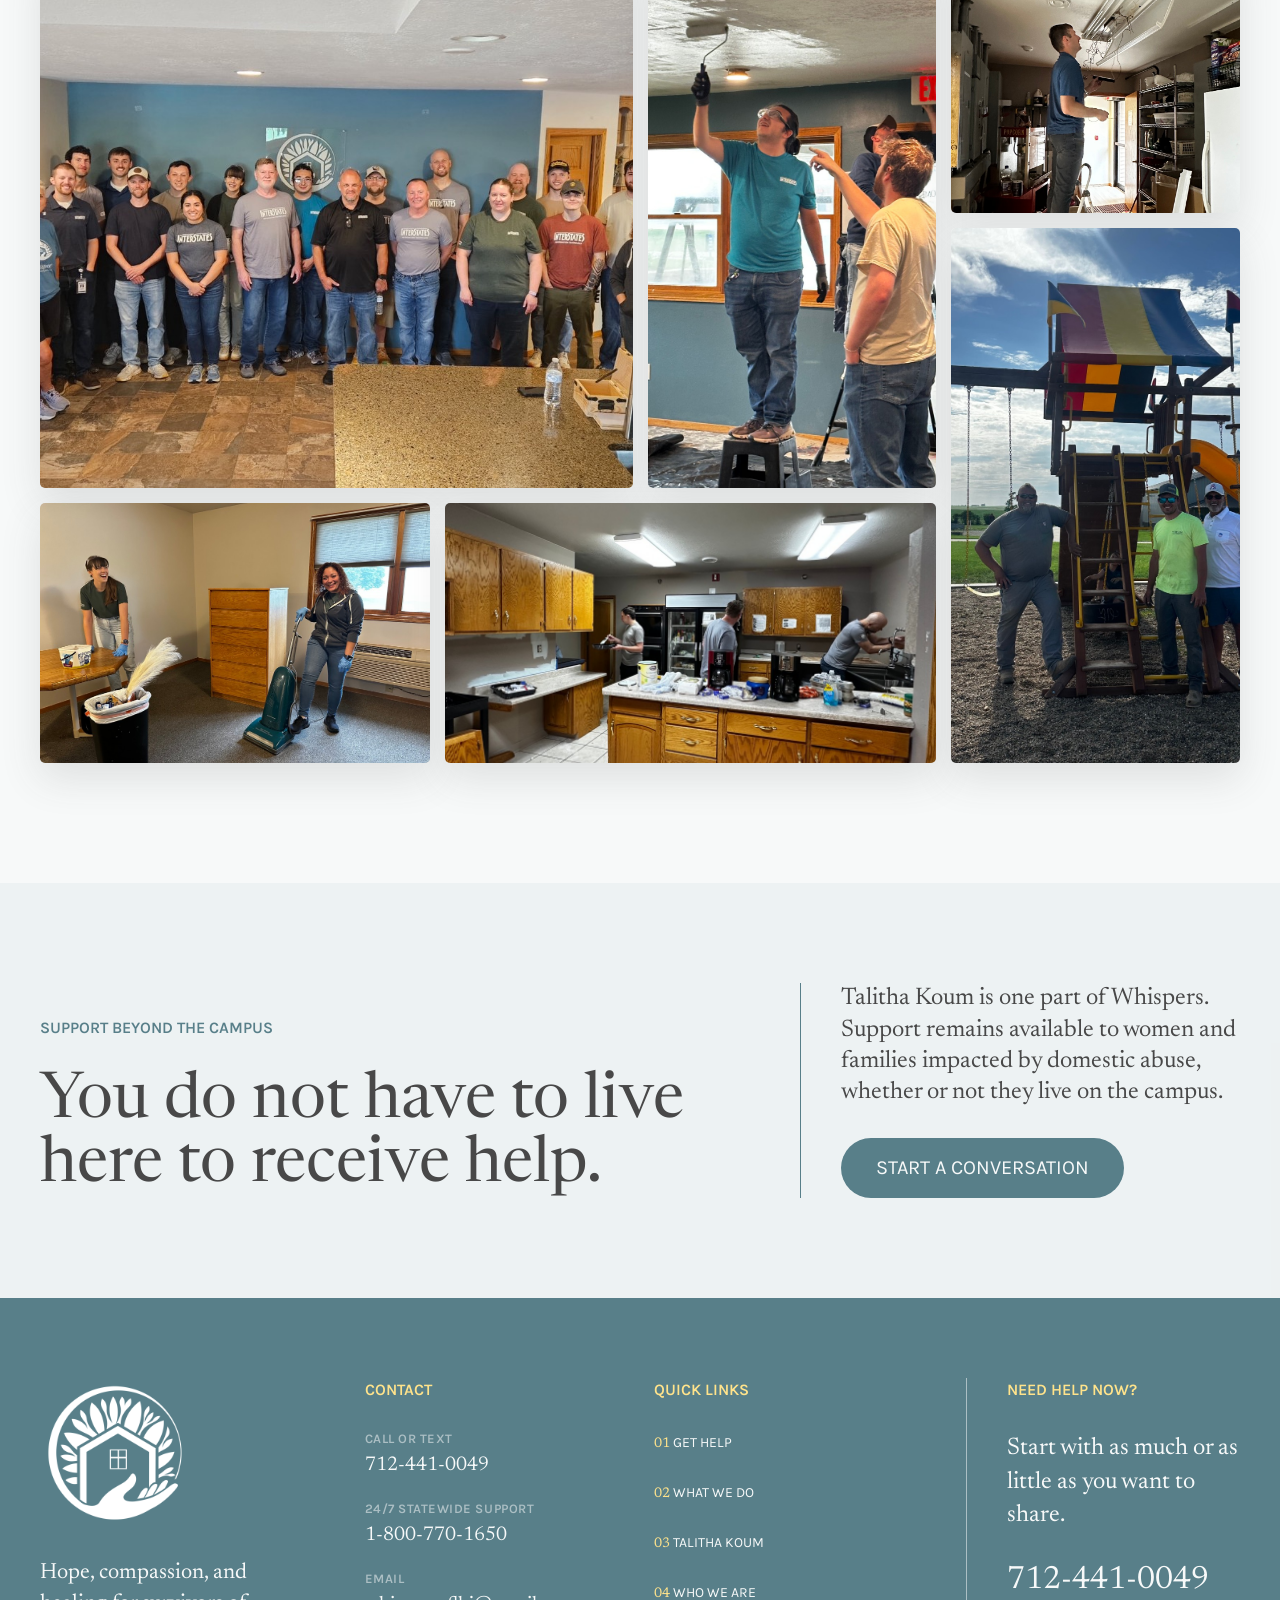
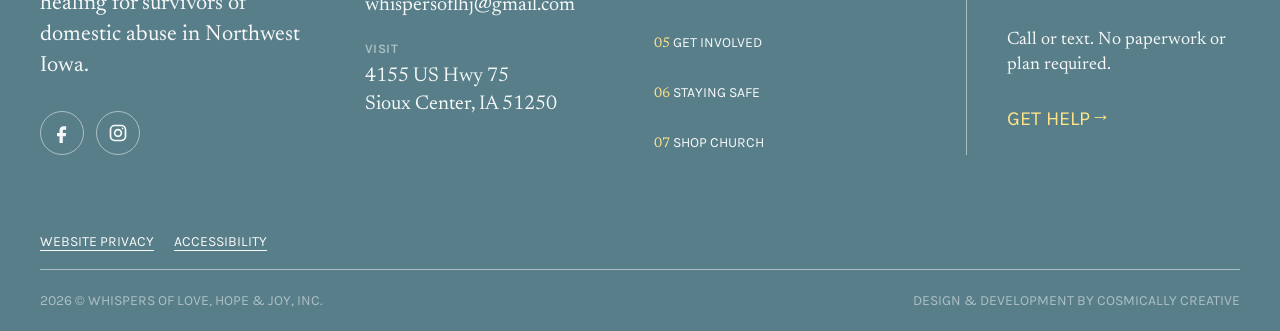
<file: talitha-koum/index.html>
<!doctype html>
<html lang="en" class="no-js">
    <head>
        <meta charset="UTF-8" />
        <script>
            (function () {
                try {
                    var navigation = performance.getEntriesByType("navigation")[0];
                    var type = navigation && navigation.type;
                    if (type === "back_forward" && sessionStorage.getItem("quick-exit") === "1") {
                        document.documentElement.hidden = true;
                        location.replace("https://www.google.com/");
                    }
                } catch (error) {}
            })();
        </script>
        <meta name="viewport" content="width=device-width, initial-scale=1.0" />
        <meta name="referrer" content="no-referrer" />
        <meta name="description" content="Learn about the Talitha Koum Healing Campus, a restorative community offering safe housing and whole-person support for women and children." />
        <meta property="og:title" content="Talitha Koum Healing Campus | Whispers of Love, Hope, and Joy" />
        <meta property="og:description" content="Learn about a restorative community offering safe housing and whole-person support for women and children." />
        <meta property="og:type" content="website" />
        <meta property="og:site_name" content="Whispers of Love, Hope, and Joy" />
        <link rel="canonical" href="https://whispersoflhj.org/talitha-koum/" />
        <meta property="og:url" content="https://whispersoflhj.org/talitha-koum/" />
        <meta property="og:image" content="https://whispersoflhj.org/img/share.png" />
        <meta property="og:image:width" content="1200" />
        <meta property="og:image:height" content="630" />
        <meta property="og:image:alt" content="Whispers of Love, Hope, and Joy" />
        <meta name="twitter:card" content="summary_large_image" />
        <meta name="twitter:image" content="https://whispersoflhj.org/img/share.png" />
        <meta name="theme-color" content="#587f89" />

        <link rel="apple-touch-icon" href="../img/favicons/favicon-apple.png" />
        <link rel="icon" href="../img/favicons/favicon.png" />

        <link rel="stylesheet" href="../css/style.css" />
        <link rel="stylesheet" href="../css/queries.css" />
        <script src="../script.js" defer></script>
        <script defer src="https://stats.cosmicallycreative.com/script.js" data-website-id="69d5dd77-8af4-4feb-833b-759111ac0679"></script>

        <title>Talitha Koum Healing Campus | Whispers of Love, Hope, and Joy</title>
    </head>
    <body class="talitha-koum-page">
        <a class="skip-link" href="#main-content">Skip to main content</a>
        <header class="site-header">
            <aside class="announcement-bar" aria-label="Announcement">
                <p class="emergency-message">
                    <span class="emergency-indicator" aria-hidden="true"></span>
                    <span>In immediate danger? Call <a class="emergency-link text-yellow" href="tel:911">911</a></span>
                </p>
                <p class="announcement-message"></p>
                <a class="quick-exit" href="https://www.google.com/" rel="noreferrer">Quick Exit <span class="text-yellow">Esc</span></a>
            </aside>
            <nav class="nav" aria-label="Primary navigation">
                <a href="../" aria-label="Whispers of Love, Hope &amp; Joy home">
                    <img width="706" height="316" decoding="async" class="nav-logo" src="../img/logo-big.png" alt="">
                </a>
                <a class="btn mobile-help-link" href="../get-help/">Get Help</a>
                <button class="mobile-nav-toggle" type="button" aria-expanded="false" aria-controls="primary-navigation" aria-label="Open navigation">
                    <span class="mobile-nav-toggle-label">Menu</span>
                    <span class="mobile-nav-toggle-icon" aria-hidden="true"></span>
                </button>
                <ul class="nav-links" id="primary-navigation">
                    <li><a class="nav-link" href="../get-help/"><span class="number">01</span> Get Help</a></li>
                    <li><a class="nav-link" href="../what-we-do/"><span class="number">02</span> What We Do</a></li>
                    <li><a class="nav-link nav-link--current" href="./" aria-current="page"><span class="number">03</span> Talitha Koum</a></li>
                    <li><a class="nav-link" href="../who-we-are/"><span class="number">04</span> Who We Are</a></li>
                    <li><a class="nav-link" href="../get-involved/"><span class="number">05</span> Get Involved</a></li>
                    <li><a class="nav-link" href="../staying-safe/"><span class="number">06</span> Staying Safe</a></li>
                    <li><a class="nav-link" href="../shop-church/"><span class="number">07</span> Shop Church</a></li>
                </ul>
                <div class="btns">
                    <a class="btn" href="https://whispersoflhj.networkforgood.com/projects/104180-whispers-of-love-hope-joy-ministry" target="_blank" rel="noreferrer">Donate</a>
                    <a class="btn btn--secondary" href="https://whispersoflhj.dm.networkforgood.com/forms/e-newsletter-sign-up" target="_blank" rel="noreferrer">Email Updates</a>
                </div>
            </nav>
        </header>

        <main id="main-content" class="talitha-koum-main">
            <section class="talitha-koum-hero">
                <div class="talitha-koum-hero-content site-container">
                    <div class="talitha-koum-hero-copy content-stack">
                        <p class="section-tag text-teal"><span class="number text-gray">03 </span>Talitha Koum Healing Campus</p>
                        <h1>A place to <em>get up</em> and begin again.</h1>
                        <p class="description">Talitha Koum is a restorative, faith-based campus in Sioux Center where women and children can find safe housing, steady relationships, and the time to rebuild life at their own pace.</p>
                        <div class="talitha-koum-hero-actions">
                            <a class="btn btn--large" href="#the-campus">Explore the Campus</a>
                            <a class="link-btn uppercase text-teal" href="../get-help/"><span>Ask about support</span></a>
                        </div>
                    </div>

                    <div class="talitha-koum-hero-visual">
                        <figure class="talitha-koum-hero-image">
                            <img width="1500" height="843" decoding="async" src="../img/drone.JPG" alt="Aerial view of connected campus buildings, driveways, and outbuildings">
                        </figure>
                        <blockquote class="talitha-koum-hero-verse">
                            <p>“Little girl, I say to you, get up!”</p>
                            <cite>Mark 5:41</cite>
                        </blockquote>
                    </div>
                </div>
            </section>

            <section class="restorative-community-section">
                <div class="restorative-community-grid site-container">
                    <figure class="restorative-community-image animate-on-scroll">
                        <img width="1280" height="960" decoding="async" loading="lazy" src="../img/03-shared-kitchen.jpg" alt="A group of people talking around the kitchen island and in the living area beyond it">
                    </figure>

                    <div class="restorative-community-copy content-stack animate-on-scroll">
                        <p class="section-tag text-teal">Where healing takes root</p>
                        <h2>Space for safety.<br><span class="text-teal">Community for healing.</span></h2>
                        <p class="description">A safe apartment can create breathing room. Talitha Koum builds on that foundation with relationships, shared routines, practical learning, and a community that keeps showing up.</p>
                        <ul class="restorative-community-list divided-list">
                            <li>
                                <span class="item-number">01</span>
                                <p>A private, secure place where daily life can begin to feel steady.</p>
                            </li>
                            <li>
                                <span class="item-number">02</span>
                                <p>Support groups and shared spaces that make connection possible.</p>
                            </li>
                            <li>
                                <span class="item-number">03</span>
                                <p>Time to heal, practice new skills, and make decisions without being rushed.</p>
                            </li>
                        </ul>
                    </div>
                </div>
            </section>

            <section id="the-campus" class="campus-spaces-section">
                <div class="site-container">
                    <div class="campus-spaces-heading animate-on-scroll">
                        <div class="content-stack">
                            <p class="section-tag text-teal">The campus</p>
                            <h2>Designed for both <em>privacy</em> and <em>belonging.</em></h2>
                        </div>
                        <p class="description description--small">The former assisted-living property was reshaped into a secure, welcoming place where women and children can have a home of their own while remaining connected to support.</p>
                    </div>

                    <div class="campus-spaces-grid">
                        <article class="campus-space-card animate-on-scroll">
                            <p class="extra-large-number text-gray">2</p>
                            <div>
                                <h3>Family apartments</h3>
                                <p>Room for mothers and children to live together with privacy, stability, and the rhythms of home.</p>
                            </div>
                        </article>
                        <article class="campus-space-card animate-on-scroll">
                            <p class="extra-large-number text-gray">6</p>
                            <div>
                                <h3>Studio apartments</h3>
                                <p>Individual living spaces that offer safety, independence, and a place to exhale.</p>
                            </div>
                        </article>
                        <article class="campus-space-card animate-on-scroll">
                            <p class="extra-large-number text-gray">1</p>
                            <div>
                                <h3>Shared community space</h3>
                                <p>A place for support groups, meals, conversation, skill-building, and ordinary time together.</p>
                            </div>
                        </article>
                        <article class="campus-space-card campus-space-card--green animate-on-scroll">
                            <p class="extra-large-number text-white">Safe</p>
                            <div>
                                <h3>Security and peace of mind</h3>
                                <p>A robust security system helps residents feel protected and comfortable in their surroundings.</p>
                            </div>
                        </article>
                    </div>
                </div>
            </section>

            <section class="campus-story-section section--teal">
                <div class="site-container">
                    <div class="campus-story-heading animate-on-scroll">
                        <div class="content-stack">
                            <p class="section-tag text-yellow">The Talitha Koum story</p>
                            <h2 class="text-white">It began without a building.<em> Then a place opened its doors.</em></h2>
                        </div>
                        <p class="description text-white">Whispers had already spent years meeting women wherever help was needed. Talitha Koum gave that work a home without changing its promise: show up, listen, and stay.</p>
                    </div>

                    <div class="campus-story-layout">
                        <figure class="campus-story-image animate-on-scroll">
                            <img width="952" height="1190" decoding="async" loading="lazy" src="../img/03-kids.jpeg" alt="Two boys waving from an oversized yellow school-bus chair labeled Back2Learn">
                        </figure>

                        <div class="campus-story-chapters">
                            <article class="campus-story-chapter animate-on-scroll">
                                <p class="campus-story-era">Before the campus</p>
                                <div>
                                    <h3>Help went wherever it was needed.</h3>
                                    <p>Beginning in 2017, Whispers met women in coffee shops, city parks, and courthouses. There was no office, only a commitment to be present.</p>
                                </div>
                            </article>
                            <article class="campus-story-chapter campus-story-chapter--green animate-on-scroll">
                                <p class="campus-story-era">A place becomes possible</p>
                                <div>
                                    <h3>In 2023, the ministry found a home.</h3>
                                    <p>The former assisted-living property became Talitha Koum, the Healing Campus, with apartments, shared space, and room for women and children to breathe.</p>
                                </div>
                            </article>
                            <article class="campus-story-chapter campus-story-chapter--yellow animate-on-scroll">
                                <p class="campus-story-era">The story continues</p>
                                <div>
                                    <h3>The first residents arrived in September 2024.</h3>
                                    <p>Today, safe housing, steady relationships, group support, and practical learning come together as women and families build what comes next.</p>
                                </div>
                            </article>
                        </div>
                    </div>
                </div>
            </section>

            <section class="campus-community-section">
                <div class="site-container">
                    <div class="campus-community-heading animate-on-scroll">
                        <div class="content-stack">
                            <p class="section-tag text-teal">Built with many hands</p>
                            <h2>A community helped make this possible.</h2>
                        </div>
                        <p class="description description--small">Talitha Koum continues to take shape through people who offer their time, practical skills, resources, and care. Each contribution helps create a place where healing can take root.</p>
                    </div>

                    <div class="campus-community-gallery">
                        <figure class="campus-community-photo campus-community-photo--team animate-on-scroll">
                            <img width="1000" height="750" decoding="async" loading="lazy" src="../img/gallery/03-gallery/gallery.JPG" alt="A work crew posing in the Talitha Koum kitchen, many wearing matching Interstates shirts">
                        </figure>
                        <figure class="campus-community-photo campus-community-photo--painting animate-on-scroll">
                            <img width="1000" height="1333" decoding="async" loading="lazy" src="../img/gallery/03-gallery/painting.jpeg" alt="Three people painting a room, one rolling paint onto the ceiling from a step stool">
                        </figure>
                        <figure class="campus-community-photo campus-community-photo--electrical animate-on-scroll">
                            <img width="1000" height="1000" decoding="async" loading="lazy" src="../img/gallery/03-gallery/electrical.jpeg" alt="A person working on an open ceiling light with wires hanging down in a storage room">
                        </figure>
                        <figure class="campus-community-photo campus-community-photo--cleaning animate-on-scroll">
                            <img width="1000" height="750" decoding="async" loading="lazy" src="../img/gallery/03-gallery/cleaning.jpeg" alt="Two people cleaning a carpeted room, one with a vacuum and one beside a table">
                        </figure>
                        <figure class="campus-community-photo campus-community-photo--kitchen animate-on-scroll">
                            <img width="1000" height="750" decoding="async" loading="lazy" src="../img/gallery/03-gallery/kitchen.jpeg" alt="Three people in a kitchen, one washing dishes and another holding a pan">
                        </figure>
                        <figure class="campus-community-photo campus-community-photo--playground animate-on-scroll">
                            <img width="1000" height="1333" decoding="async" loading="lazy" src="../img/gallery/03-gallery/playground.jpeg" alt="Three adults pose in front of a wooden playground while a child sits on the structure">
                        </figure>
                    </div>
                </div>
            </section>

            <section class="campus-access-section section--gray">
                <div class="campus-access-content site-container">
                    <div class="content-stack animate-on-scroll">
                        <p class="section-tag text-teal">Support beyond the campus</p>
                        <h2>You do not have to live here to receive help.</h2>
                    </div>
                    <div class="campus-access-action content-stack animate-on-scroll">
                        <p class="description description--small">Talitha Koum is one part of Whispers. Support remains available to women and families impacted by domestic abuse, whether or not they live on the campus.</p>
                        <a class="btn btn--large" href="../get-help/">Start a Conversation</a>
                    </div>
                </div>
            </section>
        </main>

        <footer>
            <div class="footer-content site-container">
                <div class="footer-cell footer-brand-cell">
                    <a class="footer-brand-link" href="../" aria-label="Whispers of Love, Hope &amp; Joy home">
                        <img width="788" height="788" decoding="async" loading="lazy" class="footer-logo" src="../img/logo-small.png" alt="">
                    </a>
                    <p class="description text-white">Hope, compassion, and healing for survivors of domestic abuse in Northwest Iowa.</p>
                    <ul class="footer-social-links" aria-label="Social media">
                        <li>
                            <a class="footer-social-link" href="https://www.facebook.com/Whispersoflovehopejoy" target="_blank" rel="noreferrer" aria-label="Whispers of Love, Hope, and Joy on Facebook">
                                <svg class="footer-social-icon" aria-hidden="true" focusable="false"><use href="../img/social-icons.svg#facebook"></use></svg>
                            </a>
                        </li>
                        <li>
                            <a class="footer-social-link" href="https://www.instagram.com/whispersoflhj" target="_blank" rel="noreferrer" aria-label="Whispers of Love, Hope, and Joy on Instagram">
                                <svg class="footer-social-icon" aria-hidden="true" focusable="false"><use href="../img/social-icons.svg#instagram"></use></svg>
                            </a>
                        </li>
                    </ul>
                </div>
                <div class="footer-cell">
                    <p class="section-tag text-yellow">Contact</p>
                    <ul class="footer-contact-list">
                        <li class="footer-contact-item">
                            <span class="footer-contact-label">Call or text</span>
                            <a class="footer-contact-link" href="tel:+17124410049">712-441-0049</a>
                        </li>
                        <li class="footer-contact-item">
                            <span class="footer-contact-label">24/7 statewide support</span>
                            <a class="footer-contact-link" href="tel:+18007701650">1-800-770-1650</a>
                        </li>
                        <li class="footer-contact-item">
                            <span class="footer-contact-label">Email</span>
                            <a class="footer-contact-link" href="mailto:whispersoflhj@gmail.com">whispersoflhj@gmail.com</a>
                        </li>
                        <li class="footer-contact-item">
                            <span class="footer-contact-label">Visit</span>
                            <address class="text-white">4155 US Hwy 75<br>Sioux Center, IA 51250</address>
                        </li>
                    </ul>
                </div>
                <div class="footer-cell">
                    <p class="section-tag text-yellow">Quick Links</p>
                    <ul class="footer-nav-links">
                        <li><a class="nav-link text-white" href="../get-help/"><span class="number text-yellow">01</span> Get Help</a></li>
                        <li><a class="nav-link text-white" href="../what-we-do/"><span class="number text-yellow">02</span> What We Do</a></li>
                        <li><a class="nav-link text-white nav-link--current" href="./" aria-current="page"><span class="number text-yellow">03</span> Talitha Koum</a></li>
                        <li><a class="nav-link text-white" href="../who-we-are/"><span class="number text-yellow">04</span> Who We Are</a></li>
                        <li><a class="nav-link text-white" href="../get-involved/"><span class="number text-yellow">05</span> Get Involved</a></li>
                        <li><a class="nav-link text-white" href="../staying-safe/"><span class="number text-yellow">06</span> Staying Safe</a></li>
                        <li><a class="nav-link text-white" href="../shop-church/"><span class="number text-yellow">07</span> Shop Church</a></li>
                    </ul>
                </div>
                <div class="footer-cell footer-help-cell">
                    <p class="section-tag text-yellow">Need help now?</p>
                    <p class="footer-help-intro text-white">Start with as much or as little as you want to share.</p>
                    <a class="contact-link footer-help-number" href="tel:+17124410049">712-441-0049</a>
                    <p class="footer-help-note text-white">Call or text. No paperwork or plan required.</p>
                    <a class="link-btn uppercase text-yellow" href="../get-help/"><span>Get help</span></a>
                </div>
            </div>
            <div class="footer-legal site-container">
                <a href="../privacy/">Website Privacy</a>
                <a href="../accessibility/">Accessibility</a>
            </div>
            <div class="copyright site-container">
                <p>2026 © Whispers of Love, Hope &amp; Joy, Inc.</p>
                <p>Design &amp; Development by <a href="https://cosmicallycreative.com" target="_blank" rel="noreferrer">Cosmically Creative</a></p>
            </div>
        </footer>
    </body>
</html>
</file>
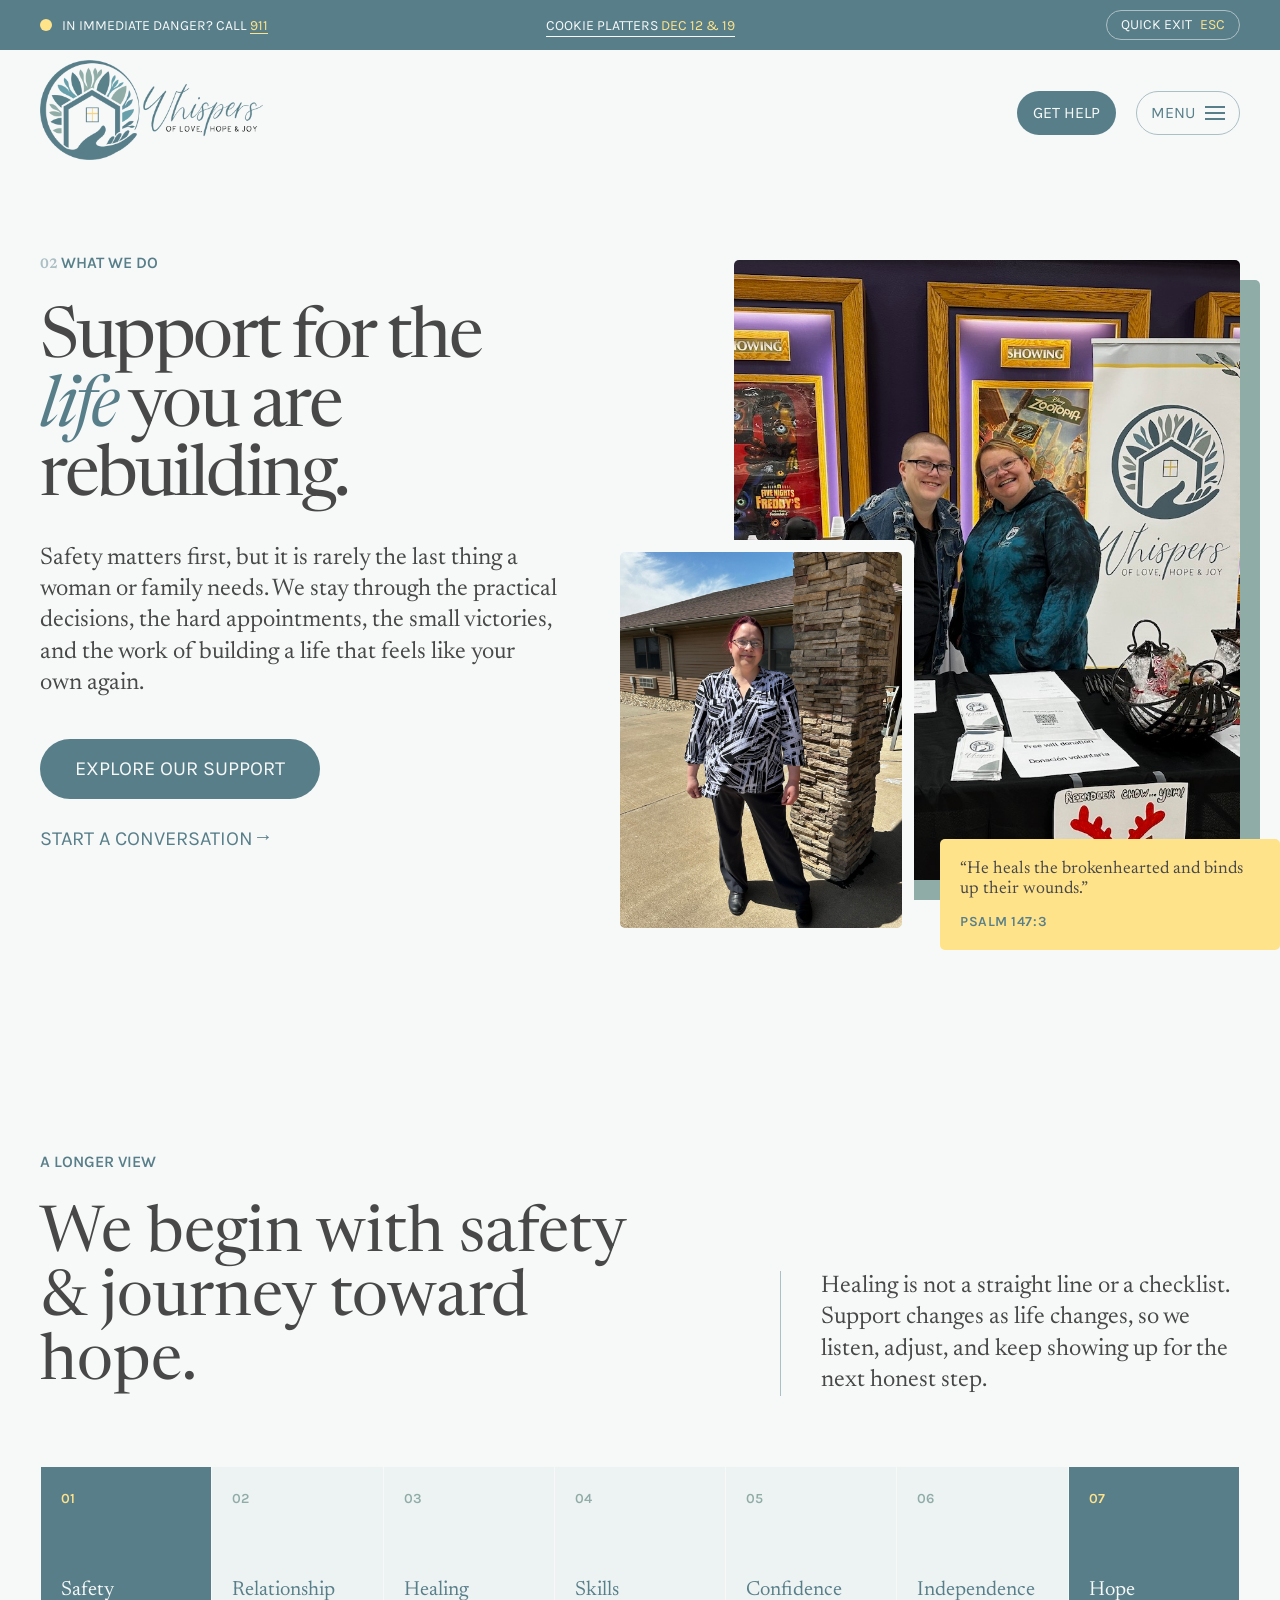
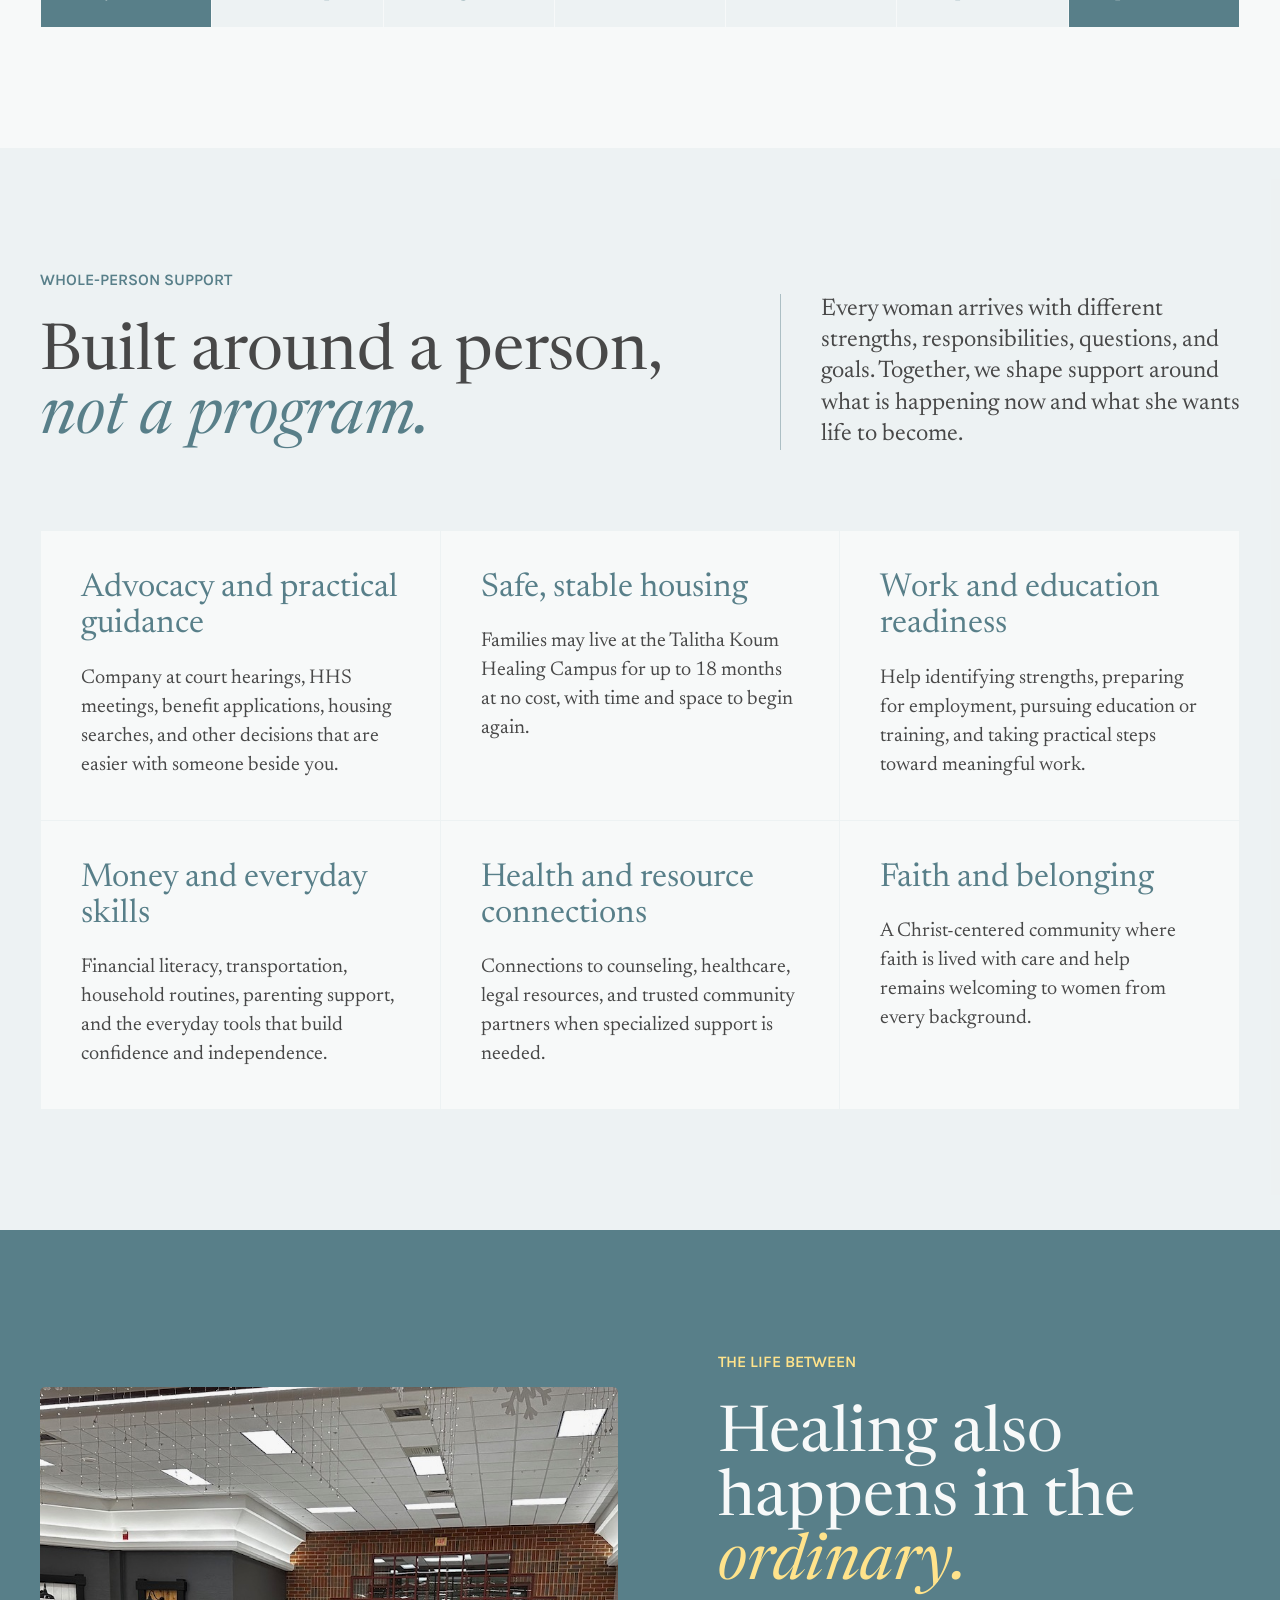
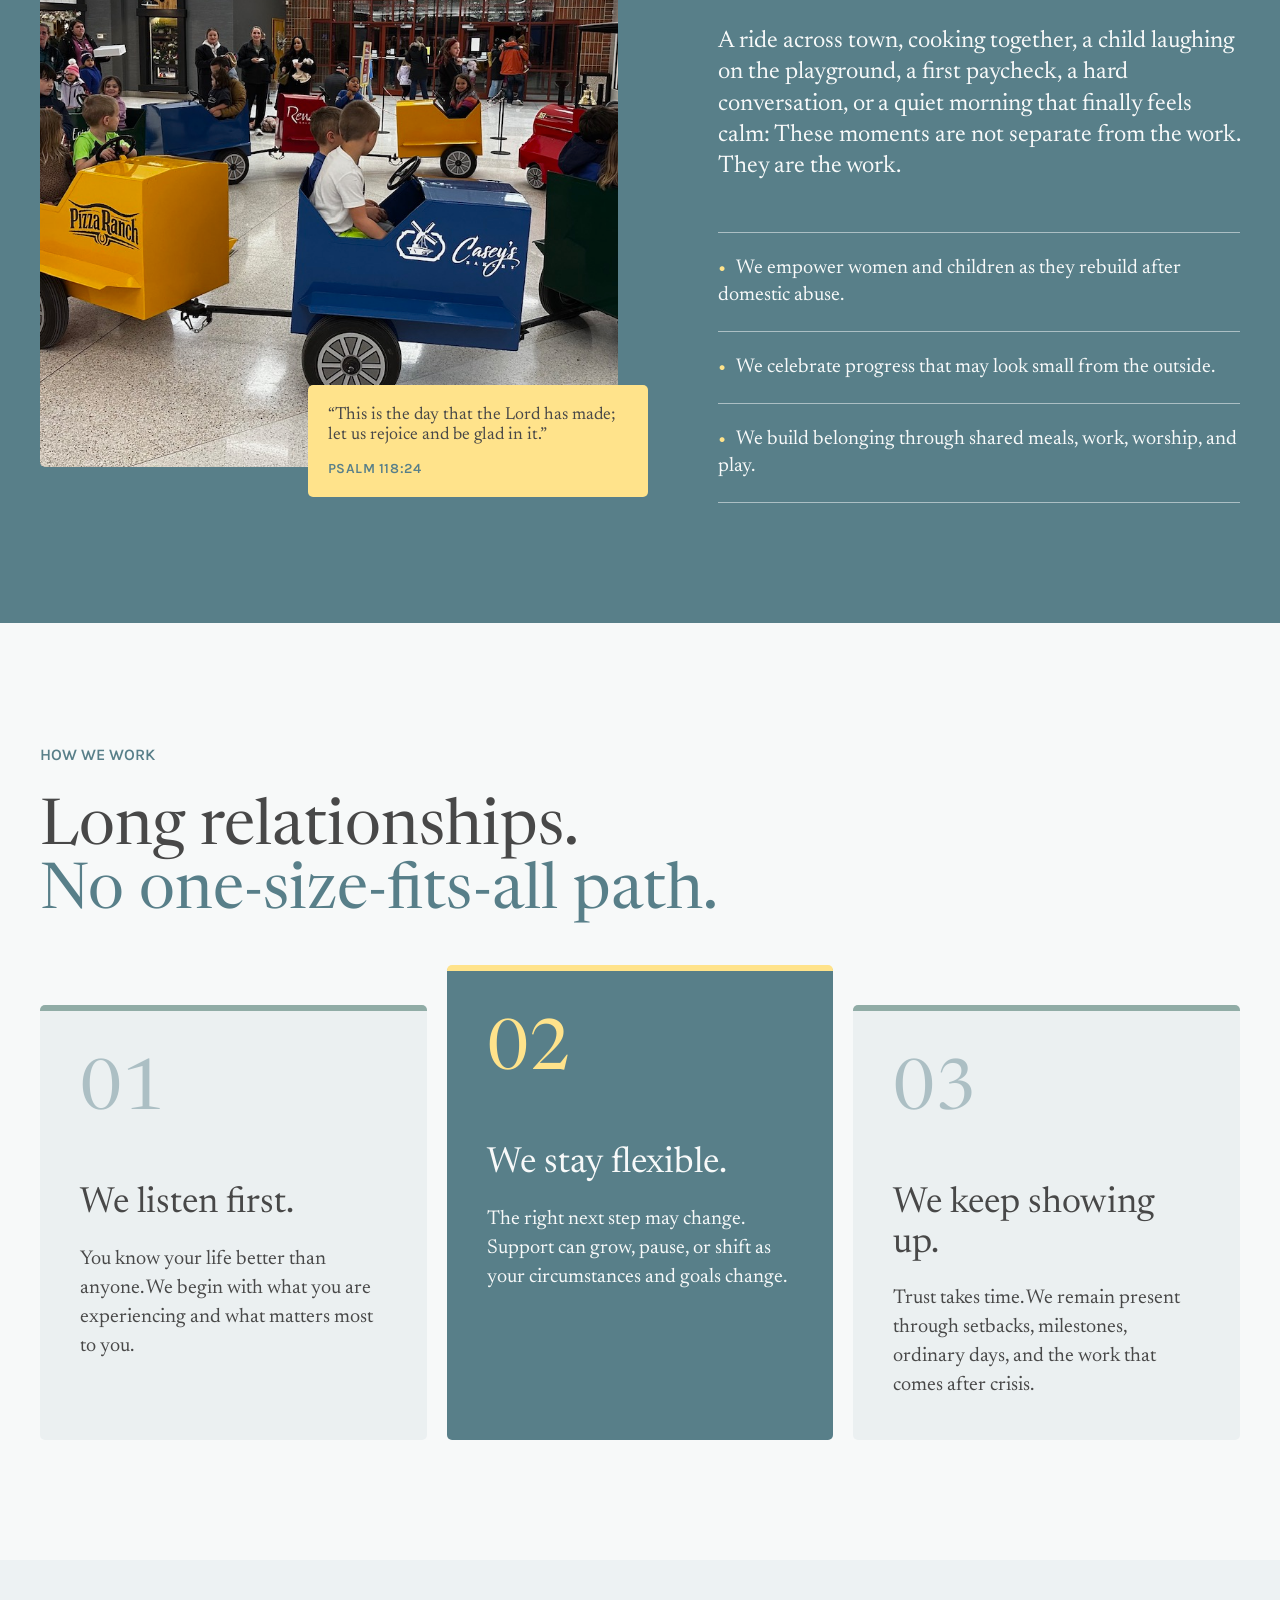
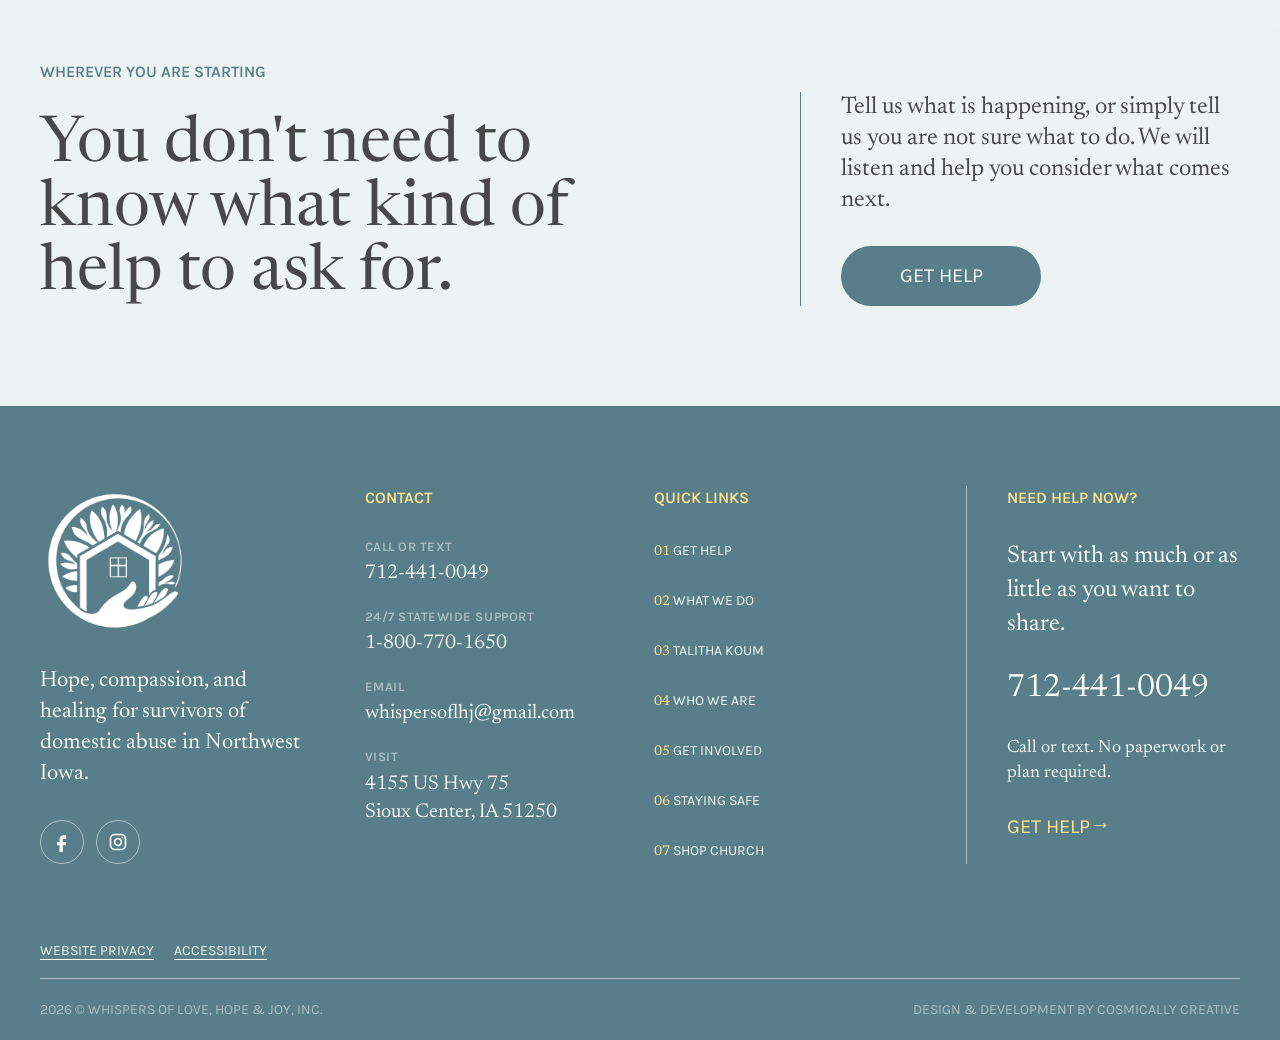
<file: what-we-do/index.html>
<!doctype html>
<html lang="en" class="no-js">
    <head>
        <meta charset="UTF-8" />
        <script>
            (function () {
                try {
                    var navigation = performance.getEntriesByType("navigation")[0];
                    var type = navigation && navigation.type;
                    if (type === "back_forward" && sessionStorage.getItem("quick-exit") === "1") {
                        document.documentElement.hidden = true;
                        location.replace("https://www.google.com/");
                    }
                } catch (error) {}
            })();
        </script>
        <meta name="viewport" content="width=device-width, initial-scale=1.0" />
        <meta name="referrer" content="no-referrer" />
        <meta name="description" content="Learn how Whispers of Love, Hope, and Joy walks alongside women and families through safety, healing, practical support, and lasting relationships." />
        <meta property="og:title" content="What We Do | Whispers of Love, Hope, and Joy" />
        <meta property="og:description" content="Learn how Whispers walks alongside women and families through safety, healing, practical support, and lasting relationships." />
        <meta property="og:type" content="website" />
        <meta property="og:site_name" content="Whispers of Love, Hope, and Joy" />
        <link rel="canonical" href="https://whispersoflhj.org/what-we-do/" />
        <meta property="og:url" content="https://whispersoflhj.org/what-we-do/" />
        <meta property="og:image" content="https://whispersoflhj.org/img/share.png" />
        <meta property="og:image:width" content="1200" />
        <meta property="og:image:height" content="630" />
        <meta property="og:image:alt" content="Whispers of Love, Hope, and Joy" />
        <meta name="twitter:card" content="summary_large_image" />
        <meta name="twitter:image" content="https://whispersoflhj.org/img/share.png" />
        <meta name="theme-color" content="#587f89" />

        <link rel="apple-touch-icon" href="../img/favicons/favicon-apple.png" />
        <link rel="icon" href="../img/favicons/favicon.png" />

        <link rel="stylesheet" href="../css/style.css" />
        <link rel="stylesheet" href="../css/queries.css" />
        <script src="../script.js" defer></script>
        <script defer src="https://stats.cosmicallycreative.com/script.js" data-website-id="69d5dd77-8af4-4feb-833b-759111ac0679"></script>

        <title>What We Do | Whispers of Love, Hope, and Joy</title>
    </head>
    <body class="what-we-do-page">
        <a class="skip-link" href="#main-content">Skip to main content</a>
        <header class="site-header">
            <aside class="announcement-bar" aria-label="Announcement">
                <p class="emergency-message">
                    <span class="emergency-indicator" aria-hidden="true"></span>
                    <span>In immediate danger? Call <a class="emergency-link text-yellow" href="tel:911">911</a></span>
                </p>
                <p class="announcement-message"></p>
                <a class="quick-exit" href="https://www.google.com/" rel="noreferrer">Quick Exit <span class="text-yellow">Esc</span></a>
            </aside>
            <nav class="nav" aria-label="Primary navigation">
                <a href="../" aria-label="Whispers of Love, Hope &amp; Joy home">
                    <img width="706" height="316" decoding="async" class="nav-logo" src="../img/logo-big.png" alt="">
                </a>
                <a class="btn mobile-help-link" href="../get-help/">Get Help</a>
                <button class="mobile-nav-toggle" type="button" aria-expanded="false" aria-controls="primary-navigation" aria-label="Open navigation">
                    <span class="mobile-nav-toggle-label">Menu</span>
                    <span class="mobile-nav-toggle-icon" aria-hidden="true"></span>
                </button>
                <ul class="nav-links" id="primary-navigation">
                    <li><a class="nav-link" href="../get-help/"><span class="number">01</span> Get Help</a></li>
                    <li><a class="nav-link nav-link--current" href="./" aria-current="page"><span class="number">02</span> What We Do</a></li>
                    <li><a class="nav-link" href="../talitha-koum/"><span class="number">03</span> Talitha Koum</a></li>
                    <li><a class="nav-link" href="../who-we-are/"><span class="number">04</span> Who We Are</a></li>
                    <li><a class="nav-link" href="../get-involved/"><span class="number">05</span> Get Involved</a></li>
                    <li><a class="nav-link" href="../staying-safe/"><span class="number">06</span> Staying Safe</a></li>
                    <li><a class="nav-link" href="../shop-church/"><span class="number">07</span> Shop Church</a></li>
                </ul>
                <div class="btns">
                    <a class="btn" href="https://whispersoflhj.networkforgood.com/projects/104180-whispers-of-love-hope-joy-ministry" target="_blank" rel="noreferrer">Donate</a>
                    <a class="btn btn--secondary" href="https://whispersoflhj.dm.networkforgood.com/forms/e-newsletter-sign-up" target="_blank" rel="noreferrer">Email Updates</a>
                </div>
            </nav>
        </header>

        <main id="main-content" class="what-we-do-main">
            <section class="what-we-do-hero">
                <div class="what-we-do-hero-grid site-container">
                    <div class="what-we-do-hero-copy content-stack">
                        <p class="section-tag text-teal"><span class="number text-gray">02 </span>What we do</p>
                        <h1>Support for the <em>life</em> you are rebuilding.</h1>
                        <p class="description">Safety matters first, but it is rarely the last thing a woman or family needs. We stay through the practical decisions, the hard appointments, the small victories, and the work of building a life that feels like your own again.</p>
                        <div class="what-we-do-hero-actions">
                            <a class="btn btn--large" href="#support-options">Explore Our Support</a>
                            <a class="link-btn uppercase text-teal" href="../get-help/"><span>Start a conversation</span></a>
                        </div>
                    </div>

                    <div class="what-we-do-hero-visual" aria-label="Life and community at Whispers">
                        <figure class="what-we-do-photo what-we-do-photo--main">
                            <img width="1280" height="960" decoding="async" src="../img/02-hero-main.jpeg" alt="Two women behind a Whispers table with cookies and a donation jar in a theater lobby">
                        </figure>
                        <figure class="what-we-do-photo what-we-do-photo--secondary">
                            <img width="1280" height="960" decoding="async" src="../img/02-hero-small.jpeg" alt="A woman standing outside a one-story building beside a stone column">
                        </figure>
                        <p class="what-we-do-hero-note">
                            “He heals the brokenhearted and binds up their wounds.”
                            <span>Psalm 147:3</span>
                        </p>
                    </div>
                </div>
            </section>

            <section class="support-journey-section" aria-labelledby="support-journey-heading">
                <div class="site-container">
                    <div class="support-journey-heading animate-on-scroll">
                        <div class="content-stack">
                            <p class="section-tag text-teal">A longer view</p>
                            <h2 id="support-journey-heading">We begin with safety &amp; journey toward hope.</h2>
                        </div>
                        <p class="description">Healing is not a straight line or a checklist. Support changes as life changes, so we listen, adjust, and keep showing up for the next honest step.</p>
                    </div>

                    <ol class="support-journey" aria-label="The Whispers support journey">
                        <li class="support-journey-step animate-on-scroll"><span>01</span><strong>Safety</strong></li>
                        <li class="support-journey-step animate-on-scroll"><span>02</span><strong>Relationship</strong></li>
                        <li class="support-journey-step animate-on-scroll"><span>03</span><strong>Healing</strong></li>
                        <li class="support-journey-step animate-on-scroll"><span>04</span><strong>Skills</strong></li>
                        <li class="support-journey-step animate-on-scroll"><span>05</span><strong>Confidence</strong></li>
                        <li class="support-journey-step animate-on-scroll"><span>06</span><strong>Independence</strong></li>
                        <li class="support-journey-step animate-on-scroll"><span>07</span><strong>Hope</strong></li>
                    </ol>
                </div>
            </section>

            <section id="support-options" class="whole-life-support-section">
                <div class="site-container">
                    <div class="whole-life-support-heading animate-on-scroll">
                        <div class="content-stack">
                            <p class="section-tag text-teal">Whole-person support</p>
                            <h2>Built around a person,<br><em>not a program.</em></h2>
                        </div>
                        <p class="description description--small">Every woman arrives with different strengths, responsibilities, questions, and goals. Together, we shape support around what is happening now and what she wants life to become.</p>
                    </div>

                    <div class="whole-life-support-grid">
                        <article class="whole-life-support-card animate-on-scroll">
                            <div>
                                <h3>Advocacy and practical guidance</h3>
                                <p>Company at court hearings, HHS meetings, benefit applications, housing searches, and other decisions that are easier with someone beside you.</p>
                            </div>
                        </article>
                        <article class="whole-life-support-card animate-on-scroll">
                            <div>
                                <h3>Safe, stable housing</h3>
                                <p>Families may live at the Talitha Koum Healing Campus for up to 18 months at no cost, with time and space to begin again.</p>
                            </div>
                        </article>
                        <article class="whole-life-support-card animate-on-scroll">
                            <div class="">
                                <h3>Work and education readiness</h3>
                                <p>Help identifying strengths, preparing for employment, pursuing education or training, and taking practical steps toward meaningful work.</p>
                            </div>
                        </article>
                        <article class="whole-life-support-card animate-on-scroll">
                            <div>
                                <h3>Money and everyday skills</h3>
                                <p>Financial literacy, transportation, household routines, parenting support, and the everyday tools that build confidence and independence.</p>
                            </div>
                        </article>
                        <article class="whole-life-support-card animate-on-scroll">
                            <div>
                                <h3>Health and resource connections</h3>
                                <p>Connections to counseling, healthcare, legal resources, and trusted community partners when specialized support is needed.</p>
                            </div>
                        </article>
                        <article class="whole-life-support-card animate-on-scroll">
                            <div>
                                <h3>Faith and belonging</h3>
                                <p>A Christ-centered community where faith is lived with care and help remains welcoming to women from every background.</p>
                            </div>
                        </article>
                    </div>
                </div>
            </section>

            <section class="ordinary-life-section section--teal">
                <div class="ordinary-life-grid site-container">
                    <div class="ordinary-life-photo animate-on-scroll">
                        <img width="1280" height="960" decoding="async" loading="lazy" src="../img/02-the-life-between.jpeg" alt="Children riding colorful cars inside a shopping center, with adults standing nearby">
                        <p class="ordinary-life-caption">
                            “This is the day that the Lord has made; let us rejoice and be glad in it.”
                            <span>Psalm 118:24</span>
                        </p>
                    </div>

                    <div class="ordinary-life-copy content-stack animate-on-scroll">
                        <p class="section-tag text-yellow">The life between</p>
                        <h2 class="text-white">Healing also happens in the <em>ordinary.</em></h2>
                        <p class="description text-white">A ride across town, cooking together, a child laughing on the playground, a first paycheck, a hard conversation, or a quiet morning that finally feels calm: These moments are not separate from the work. They are the work.</p>
                        <ul class="ordinary-life-list divided-list">
                            <li>We empower women and children as they rebuild after domestic abuse.</li>
                            <li>We celebrate progress that may look small from the outside.</li>
                            <li>We build belonging through shared meals, work, worship, and play.</li>
                        </ul>
                    </div>
                </div>
            </section>

            <section class="how-we-work-section">
                <div class="site-container">
                    <div class="how-we-work-heading content-stack animate-on-scroll">
                        <p class="section-tag text-teal">How we work</p>
                        <h2>Long relationships.<br><span class="text-teal">No one-size-fits-all path.</span></h2>
                    </div>
                    <div class="how-we-work-grid">
                        <article class="how-we-work-card animate-on-scroll">
                            <p class="extra-large-number text-gray">01</p>
                            <h3>We listen first.</h3>
                            <p>You know your life better than anyone. We begin with what you are experiencing and what matters most to you.</p>
                        </article>
                        <article class="how-we-work-card how-we-work-card--raised animate-on-scroll">
                            <p class="extra-large-number text-yellow">02</p>
                            <h3>We stay flexible.</h3>
                            <p>The right next step may change. Support can grow, pause, or shift as your circumstances and goals change.</p>
                        </article>
                        <article class="how-we-work-card animate-on-scroll">
                            <p class="extra-large-number text-gray">03</p>
                            <h3>We keep showing up.</h3>
                            <p>Trust takes time. We remain present through setbacks, milestones, ordinary days, and the work that comes after crisis.</p>
                        </article>
                    </div>
                </div>
            </section>

            <section class="what-we-do-cta section--gray">
                <div class="what-we-do-cta-content site-container">
                    <div class="content-stack animate-on-scroll">
                        <p class="section-tag text-teal">Wherever you are starting</p>
                        <h2>You don't need to know what kind of help to ask for.</h2>
                    </div>
                    <div class="what-we-do-cta-action content-stack animate-on-scroll">
                        <p class="description description--small">Tell us what is happening, or simply tell us you are not sure what to do. We will listen and help you consider what comes next.</p>
                        <a class="btn btn--large" href="../get-help/">Get Help</a>
                    </div>
                </div>
            </section>
        </main>

        <footer>
            <div class="footer-content site-container">
                <div class="footer-cell footer-brand-cell">
                    <a class="footer-brand-link" href="../" aria-label="Whispers of Love, Hope &amp; Joy home">
                        <img width="788" height="788" decoding="async" loading="lazy" class="footer-logo" src="../img/logo-small.png" alt="">
                    </a>
                    <p class="description text-white">Hope, compassion, and healing for survivors of domestic abuse in Northwest Iowa.</p>
                    <ul class="footer-social-links" aria-label="Social media">
                        <li>
                            <a class="footer-social-link" href="https://www.facebook.com/Whispersoflovehopejoy" target="_blank" rel="noreferrer" aria-label="Whispers of Love, Hope, and Joy on Facebook">
                                <svg class="footer-social-icon" aria-hidden="true" focusable="false"><use href="../img/social-icons.svg#facebook"></use></svg>
                            </a>
                        </li>
                        <li>
                            <a class="footer-social-link" href="https://www.instagram.com/whispersoflhj" target="_blank" rel="noreferrer" aria-label="Whispers of Love, Hope, and Joy on Instagram">
                                <svg class="footer-social-icon" aria-hidden="true" focusable="false"><use href="../img/social-icons.svg#instagram"></use></svg>
                            </a>
                        </li>
                    </ul>
                </div>
                <div class="footer-cell">
                    <p class="section-tag text-yellow">Contact</p>
                    <ul class="footer-contact-list">
                        <li class="footer-contact-item">
                            <span class="footer-contact-label">Call or text</span>
                            <a class="footer-contact-link" href="tel:+17124410049">712-441-0049</a>
                        </li>
                        <li class="footer-contact-item">
                            <span class="footer-contact-label">24/7 statewide support</span>
                            <a class="footer-contact-link" href="tel:+18007701650">1-800-770-1650</a>
                        </li>
                        <li class="footer-contact-item">
                            <span class="footer-contact-label">Email</span>
                            <a class="footer-contact-link" href="mailto:whispersoflhj@gmail.com">whispersoflhj@gmail.com</a>
                        </li>
                        <li class="footer-contact-item">
                            <span class="footer-contact-label">Visit</span>
                            <address class="text-white">4155 US Hwy 75<br>Sioux Center, IA 51250</address>
                        </li>
                    </ul>
                </div>
                <div class="footer-cell">
                    <p class="section-tag text-yellow">Quick Links</p>
                    <ul class="footer-nav-links">
                        <li><a class="nav-link text-white" href="../get-help/"><span class="number text-yellow">01</span> Get Help</a></li>
                        <li><a class="nav-link text-white nav-link--current" href="./" aria-current="page"><span class="number text-yellow">02</span> What We Do</a></li>
                        <li><a class="nav-link text-white" href="../talitha-koum/"><span class="number text-yellow">03</span> Talitha Koum</a></li>
                        <li><a class="nav-link text-white" href="../who-we-are/"><span class="number text-yellow">04</span> Who We Are</a></li>
                        <li><a class="nav-link text-white" href="../get-involved/"><span class="number text-yellow">05</span> Get Involved</a></li>
                        <li><a class="nav-link text-white" href="../staying-safe/"><span class="number text-yellow">06</span> Staying Safe</a></li>
                        <li><a class="nav-link text-white" href="../shop-church/"><span class="number text-yellow">07</span> Shop Church</a></li>
                    </ul>
                </div>
                <div class="footer-cell footer-help-cell">
                    <p class="section-tag text-yellow">Need help now?</p>
                    <p class="footer-help-intro text-white">Start with as much or as little as you want to share.</p>
                    <a class="contact-link footer-help-number" href="tel:+17124410049">712-441-0049</a>
                    <p class="footer-help-note text-white">Call or text. No paperwork or plan required.</p>
                    <a class="link-btn uppercase text-yellow" href="../get-help/"><span>Get help</span></a>
                </div>
            </div>
            <div class="footer-legal site-container">
                <a href="../privacy/">Website Privacy</a>
                <a href="../accessibility/">Accessibility</a>
            </div>
            <div class="copyright site-container">
                <p>2026 © Whispers of Love, Hope &amp; Joy, Inc.</p>
                <p>Design &amp; Development by <a href="https://cosmicallycreative.com" target="_blank" rel="noreferrer">Cosmically Creative</a></p>
            </div>
        </footer>
    </body>
</html>
</file>
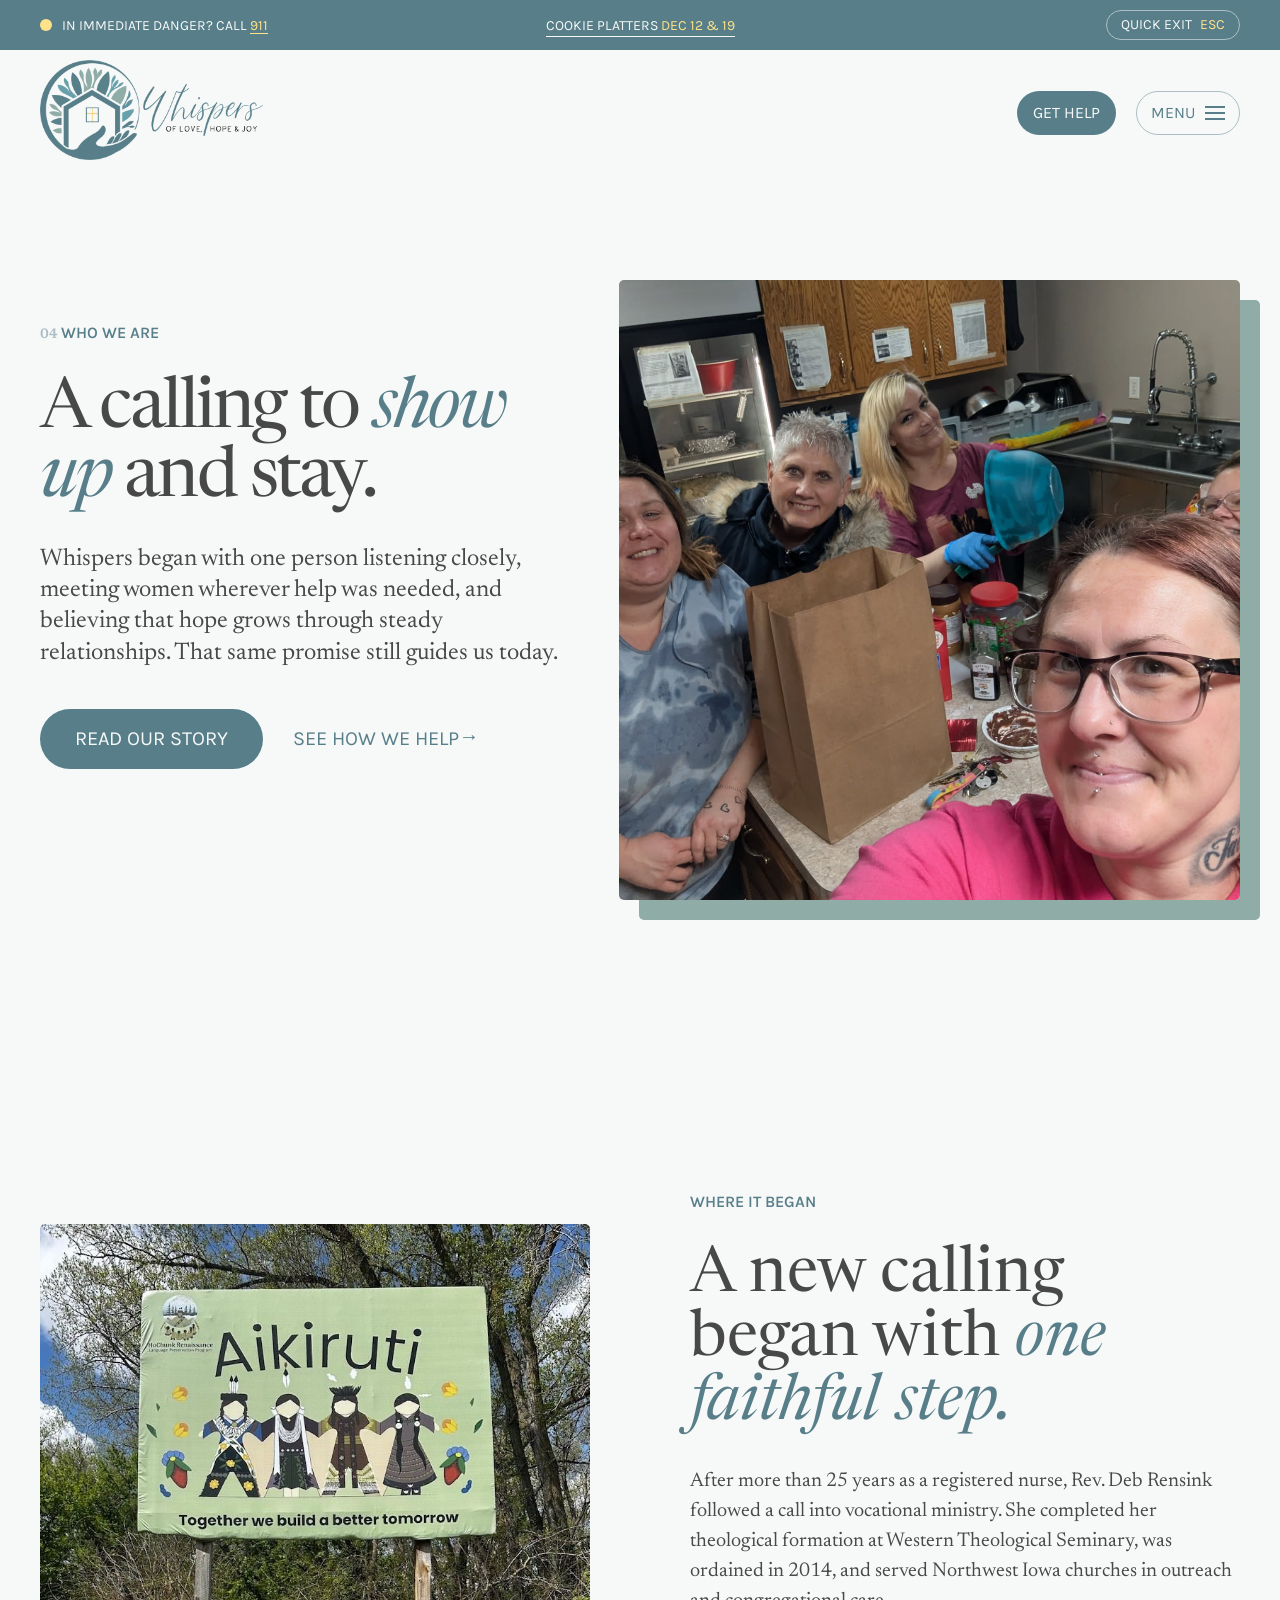
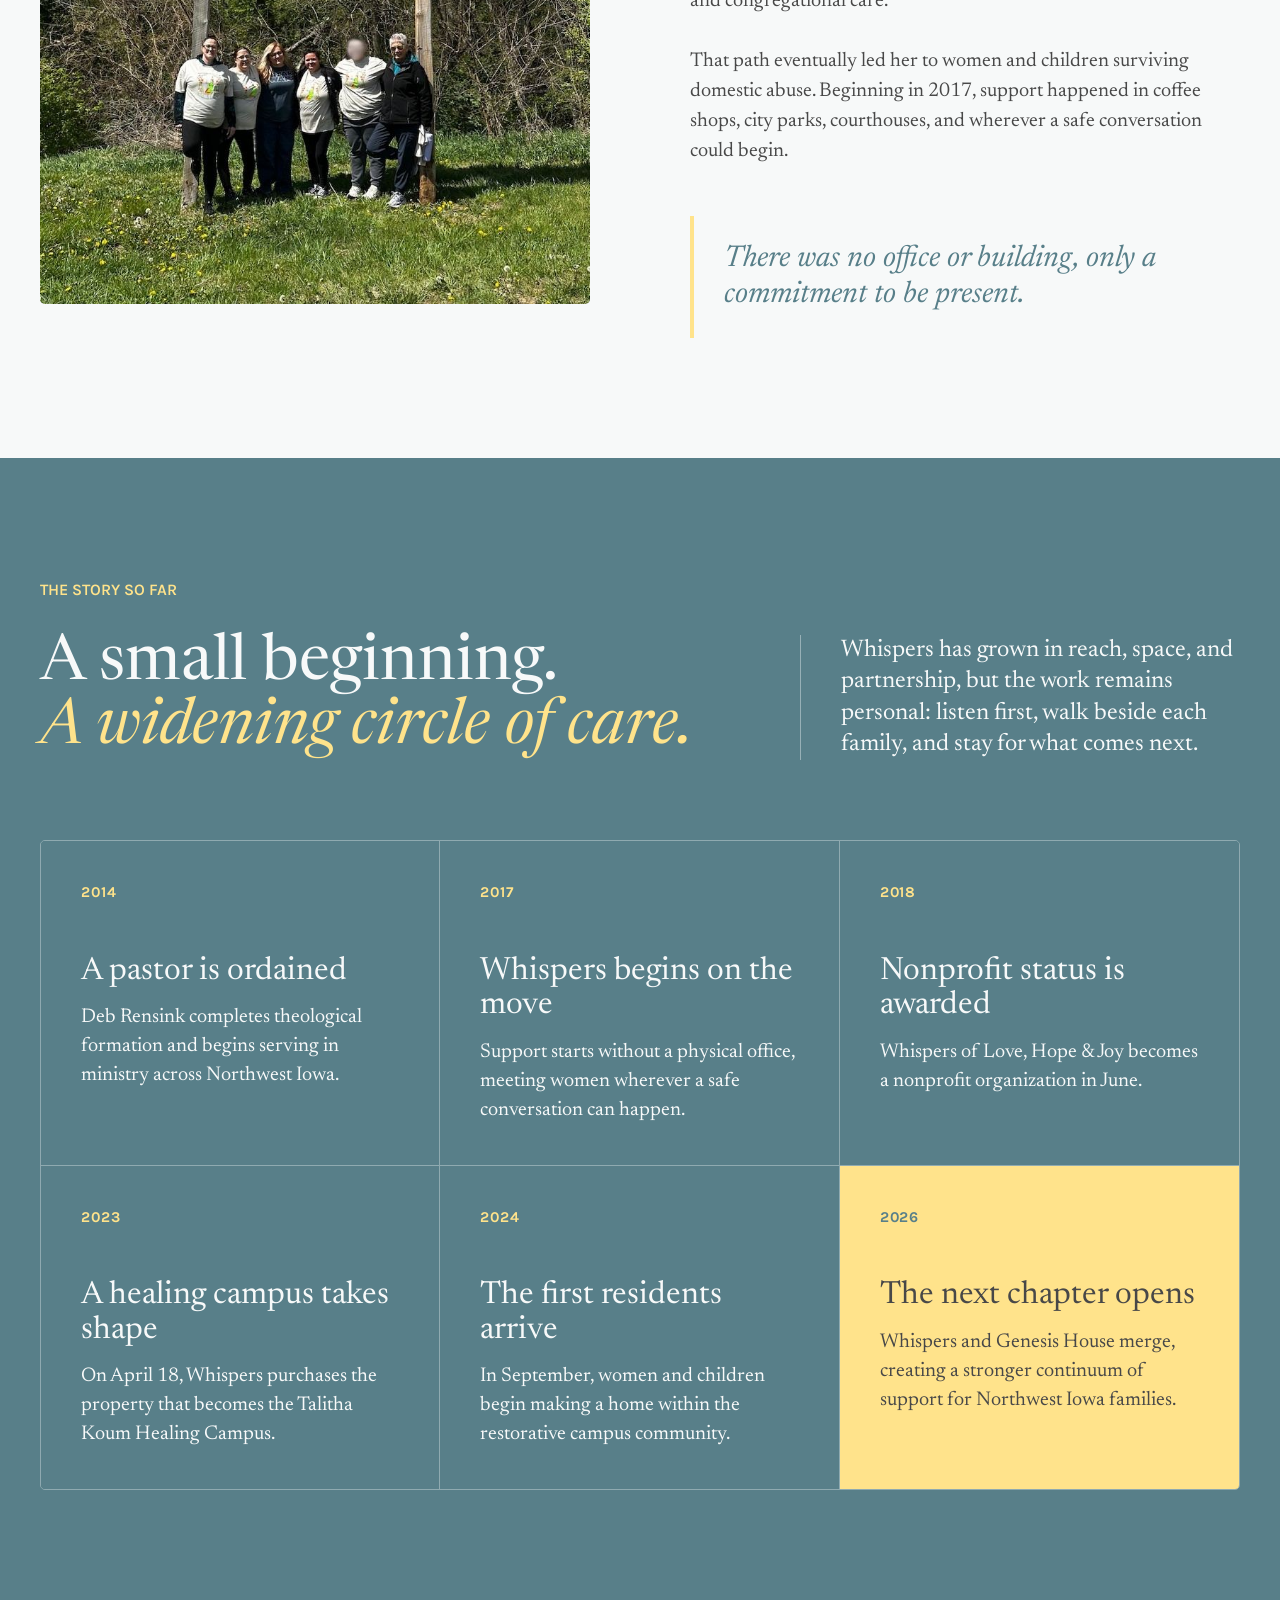
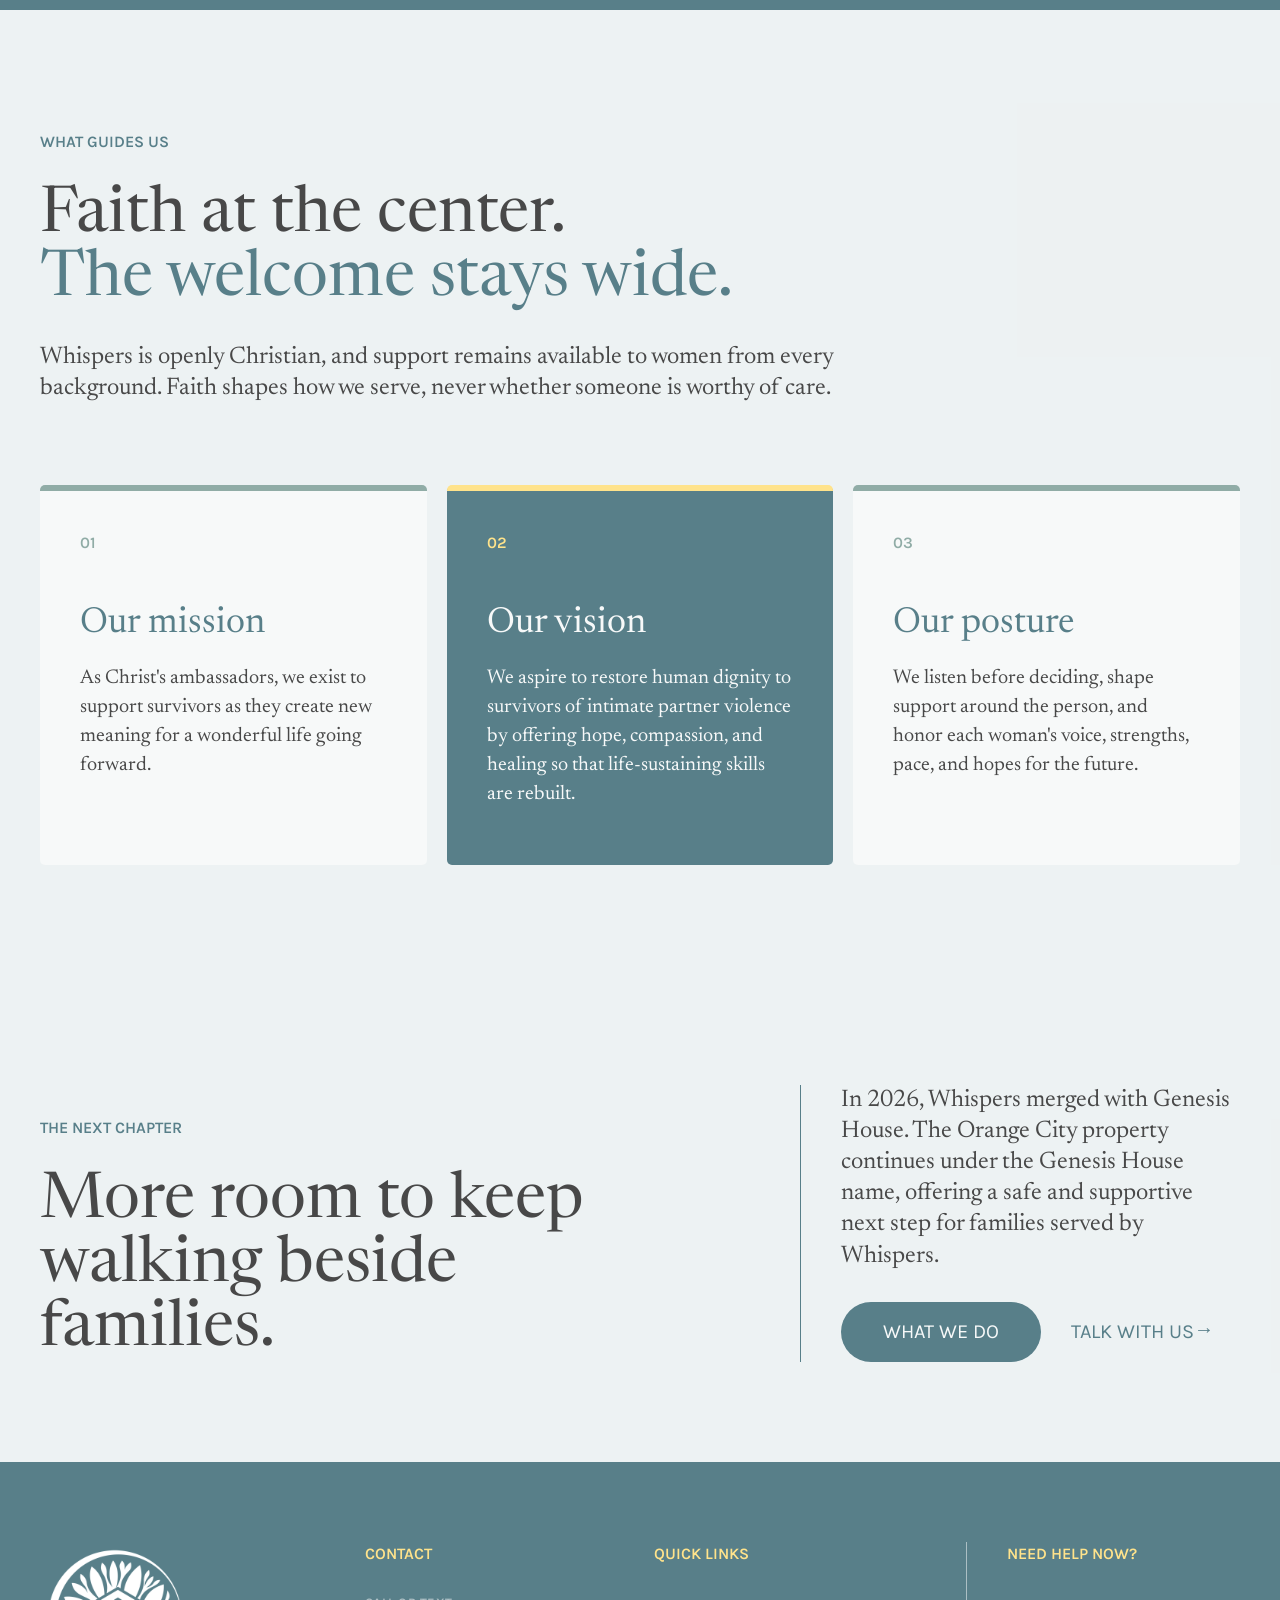
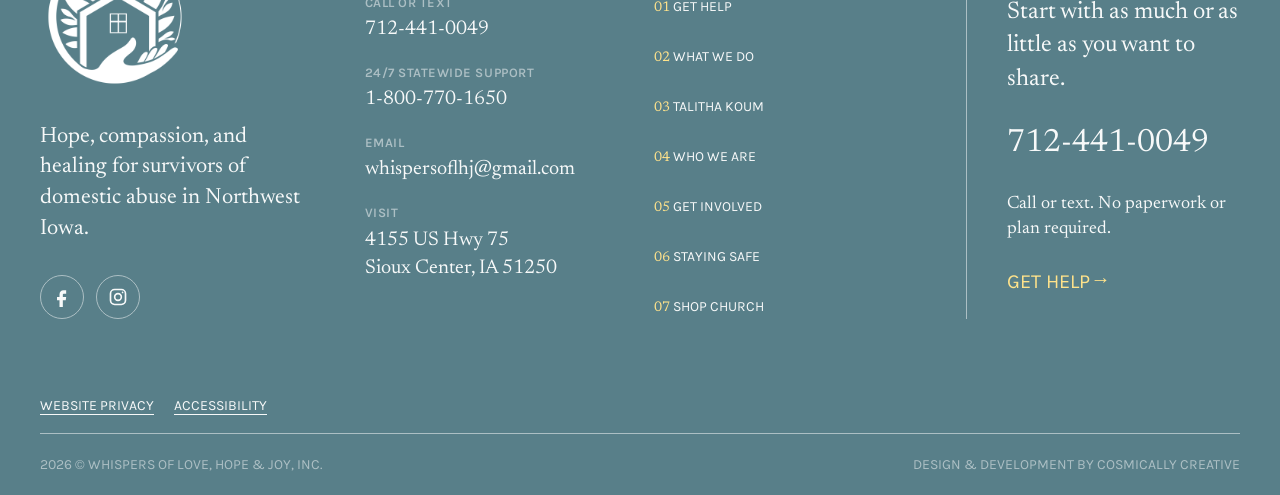
<file: who-we-are/index.html>
<!doctype html>
<html lang="en" class="no-js">
    <head>
        <meta charset="UTF-8" />
        <script>
            (function () {
                try {
                    var navigation = performance.getEntriesByType("navigation")[0];
                    var type = navigation && navigation.type;
                    if (type === "back_forward" && sessionStorage.getItem("quick-exit") === "1") {
                        document.documentElement.hidden = true;
                        location.replace("https://www.google.com/");
                    }
                } catch (error) {}
            })();
        </script>
        <meta name="viewport" content="width=device-width, initial-scale=1.0" />
        <meta name="referrer" content="no-referrer" />
        <meta name="description" content="Learn how Whispers of Love, Hope, and Joy began, what guides its work, and how its community continues to grow across Northwest Iowa." />
        <meta property="og:title" content="Who We Are | Whispers of Love, Hope, and Joy" />
        <meta property="og:description" content="Learn how Whispers began, what guides its work, and how its community continues to grow across Northwest Iowa." />
        <meta property="og:type" content="website" />
        <meta property="og:site_name" content="Whispers of Love, Hope, and Joy" />
        <link rel="canonical" href="https://whispersoflhj.org/who-we-are/" />
        <meta property="og:url" content="https://whispersoflhj.org/who-we-are/" />
        <meta property="og:image" content="https://whispersoflhj.org/img/share.png" />
        <meta property="og:image:width" content="1200" />
        <meta property="og:image:height" content="630" />
        <meta property="og:image:alt" content="Whispers of Love, Hope, and Joy" />
        <meta name="twitter:card" content="summary_large_image" />
        <meta name="twitter:image" content="https://whispersoflhj.org/img/share.png" />
        <meta name="theme-color" content="#587f89" />

        <link rel="apple-touch-icon" href="../img/favicons/favicon-apple.png" />
        <link rel="icon" href="../img/favicons/favicon.png" />

        <link rel="stylesheet" href="../css/style.css" />
        <link rel="stylesheet" href="../css/queries.css" />
        <script src="../script.js" defer></script>
        <script defer src="https://stats.cosmicallycreative.com/script.js" data-website-id="69d5dd77-8af4-4feb-833b-759111ac0679"></script>

        <title>Who We Are | Whispers of Love, Hope, and Joy</title>
    </head>
    <body class="who-we-are-page">
        <a class="skip-link" href="#main-content">Skip to main content</a>
        <header class="site-header">
            <aside class="announcement-bar" aria-label="Announcement">
                <p class="emergency-message">
                    <span class="emergency-indicator" aria-hidden="true"></span>
                    <span>In immediate danger? Call <a class="emergency-link text-yellow" href="tel:911">911</a></span>
                </p>
                <p class="announcement-message"></p>
                <a class="quick-exit" href="https://www.google.com/" rel="noreferrer">Quick Exit <span class="text-yellow">Esc</span></a>
            </aside>
            <nav class="nav" aria-label="Primary navigation">
                <a href="../" aria-label="Whispers of Love, Hope &amp; Joy home">
                    <img width="706" height="316" decoding="async" class="nav-logo" src="../img/logo-big.png" alt="">
                </a>
                <a class="btn mobile-help-link" href="../get-help/">Get Help</a>
                <button class="mobile-nav-toggle" type="button" aria-expanded="false" aria-controls="primary-navigation" aria-label="Open navigation">
                    <span class="mobile-nav-toggle-label">Menu</span>
                    <span class="mobile-nav-toggle-icon" aria-hidden="true"></span>
                </button>
                <ul class="nav-links" id="primary-navigation">
                    <li><a class="nav-link" href="../get-help/"><span class="number">01</span> Get Help</a></li>
                    <li><a class="nav-link" href="../what-we-do/"><span class="number">02</span> What We Do</a></li>
                    <li><a class="nav-link" href="../talitha-koum/"><span class="number">03</span> Talitha Koum</a></li>
                    <li><a class="nav-link nav-link--current" href="./" aria-current="page"><span class="number">04</span> Who We Are</a></li>
                    <li><a class="nav-link" href="../get-involved/"><span class="number">05</span> Get Involved</a></li>
                    <li><a class="nav-link" href="../staying-safe/"><span class="number">06</span> Staying Safe</a></li>
                    <li><a class="nav-link" href="../shop-church/"><span class="number">07</span> Shop Church</a></li>
                </ul>
                <div class="btns">
                    <a class="btn" href="https://whispersoflhj.networkforgood.com/projects/104180-whispers-of-love-hope-joy-ministry" target="_blank" rel="noreferrer">Donate</a>
                    <a class="btn btn--secondary" href="https://whispersoflhj.dm.networkforgood.com/forms/e-newsletter-sign-up" target="_blank" rel="noreferrer">Email Updates</a>
                </div>
            </nav>
        </header>

        <main id="main-content" class="who-we-are-main">
            <section class="who-we-are-hero">
                <div class="who-we-are-hero-content site-container">
                    <div class="who-we-are-hero-copy content-stack">
                        <p class="section-tag text-teal"><span class="number text-gray">04 </span>Who we are</p>
                        <h1>A calling to <em>show up</em> and stay.</h1>
                        <p class="description">Whispers began with one person listening closely, meeting women wherever help was needed, and believing that hope grows through steady relationships. That same promise still guides us today.</p>
                        <div class="who-we-are-hero-actions">
                            <a class="btn btn--large" href="#our-story">Read Our Story</a>
                            <a class="link-btn uppercase text-teal" href="../what-we-do/"><span>See how we help</span></a>
                        </div>
                    </div>

                    <div class="who-we-are-hero-visual">
                        <figure class="who-we-are-hero-image">
                            <img width="1600" height="1200" decoding="async" src="../img/04-hero-main.JPG" alt="Five women packing a grocery bag with food in a kitchen">
                        </figure>
                    </div>
                </div>
            </section>

            <section class="origin-story-section" id="our-story">
                <div class="origin-story-grid site-container">
                    <figure class="origin-story-image animate-on-scroll">
                        <img width="960" height="960" decoding="async" loading="lazy" src="../img/04-community-event.jpeg" alt="Seven women standing on the grass in front of a green Aikiruti sign">
                    </figure>

                    <div class="origin-story-copy content-stack animate-on-scroll">
                        <p class="section-tag text-teal">Where it began</p>
                        <h2>A new calling began with <em>one faithful step.</em></h2>
                        <p>After more than 25 years as a registered nurse, Rev. Deb Rensink followed a call into vocational ministry. She completed her theological formation at Western Theological Seminary, was ordained in 2014, and served Northwest Iowa churches in outreach and congregational care.</p>
                        <p>That path eventually led her to women and children surviving domestic abuse. Beginning in 2017, support happened in coffee shops, city parks, courthouses, and wherever a safe conversation could begin.</p>
                        <blockquote class="origin-story-quote">There was no office or building, only a commitment to be present.</blockquote>
                    </div>
                </div>
            </section>

            <section class="who-timeline-section section--teal" aria-labelledby="who-timeline-heading">
                <div class="site-container">
                    <div class="who-timeline-heading animate-on-scroll">
                        <div class="content-stack">
                            <p class="section-tag text-yellow">The story so far</p>
                            <h2 class="text-white" id="who-timeline-heading">A small beginning.<br><em>A widening circle of care.</em></h2>
                        </div>
                        <p class="description text-white">Whispers has grown in reach, space, and partnership, but the work remains personal: listen first, walk beside each family, and stay for what comes next.</p>
                    </div>

                    <ol class="who-timeline">
                        <li class="who-timeline-item animate-on-scroll">
                            <p class="who-timeline-year">2014</p>
                            <h3>A pastor is ordained</h3>
                            <p>Deb Rensink completes theological formation and begins serving in ministry across Northwest Iowa.</p>
                        </li>
                        <li class="who-timeline-item animate-on-scroll">
                            <p class="who-timeline-year">2017</p>
                            <h3>Whispers begins on the move</h3>
                            <p>Support starts without a physical office, meeting women wherever a safe conversation can happen.</p>
                        </li>
                        <li class="who-timeline-item animate-on-scroll">
                            <p class="who-timeline-year">2018</p>
                            <h3>Nonprofit status is awarded</h3>
                            <p>Whispers of Love, Hope &amp; Joy becomes a nonprofit organization in June.</p>
                        </li>
                        <li class="who-timeline-item animate-on-scroll">
                            <p class="who-timeline-year">2023</p>
                            <h3>A healing campus takes shape</h3>
                            <p>On April 18, Whispers purchases the property that becomes the Talitha Koum Healing Campus.</p>
                        </li>
                        <li class="who-timeline-item animate-on-scroll">
                            <p class="who-timeline-year">2024</p>
                            <h3>The first residents arrive</h3>
                            <p>In September, women and children begin making a home within the restorative campus community.</p>
                        </li>
                        <li class="who-timeline-item who-timeline-item--highlight animate-on-scroll">
                            <p class="who-timeline-year">2026</p>
                            <h3>The next chapter opens</h3>
                            <p>Whispers and Genesis House merge, creating a stronger continuum of support for Northwest Iowa families.</p>
                        </li>
                    </ol>
                </div>
            </section>

            <section class="who-guides-section section--gray">
                <div class="site-container">
                    <div class="who-guides-heading content-stack animate-on-scroll">
                        <p class="section-tag text-teal">What guides us</p>
                        <h2>Faith at the center.<br><span class="text-teal">The welcome stays wide.</span></h2>
                        <p class="description">Whispers is openly Christian, and support remains available to women from every background. Faith shapes how we serve, never whether someone is worthy of care.</p>
                    </div>

                    <div class="who-guides-grid">
                        <article class="who-guide-card animate-on-scroll">
                            <p class="item-number">01</p>
                            <h3>Our mission</h3>
                            <p>As Christ's ambassadors, we exist to support survivors as they create new meaning for a wonderful life going forward.</p>
                        </article>
                        <article class="who-guide-card who-guide-card--teal animate-on-scroll">
                            <p class="item-number text-yellow">02</p>
                            <h3>Our vision</h3>
                            <p>We aspire to restore human dignity to survivors of intimate partner violence by offering hope, compassion, and healing so that life-sustaining skills are rebuilt.</p>
                        </article>
                        <article class="who-guide-card animate-on-scroll">
                            <p class="item-number">03</p>
                            <h3>Our posture</h3>
                            <p>We listen before deciding, shape support around the person, and honor each woman's voice, strengths, pace, and hopes for the future.</p>
                        </article>
                    </div>
                </div>
            </section>

            <section class="who-next-chapter-section section--gray">
                <div class="who-next-chapter-content site-container">
                    <div class="content-stack animate-on-scroll">
                        <p class="section-tag text-teal">The next chapter</p>
                        <h2>More room to keep walking beside families.</h2>
                    </div>
                    <div class="who-next-chapter-action content-stack animate-on-scroll">
                        <p class="description description--small">In 2026, Whispers merged with Genesis House. The Orange City property continues under the Genesis House name, offering a safe and supportive next step for families served by Whispers.</p>
                        <div class="who-next-chapter-links">
                            <a class="btn btn--large" href="../what-we-do/">What We Do</a>
                            <a class="link-btn uppercase text-teal" href="mailto:whispersoflhj@gmail.com"><span>Talk with us</span></a>
                        </div>
                    </div>
                </div>
            </section>
        </main>

        <footer>
            <div class="footer-content site-container">
                <div class="footer-cell footer-brand-cell">
                    <a class="footer-brand-link" href="../" aria-label="Whispers of Love, Hope &amp; Joy home">
                        <img width="788" height="788" decoding="async" loading="lazy" class="footer-logo" src="../img/logo-small.png" alt="">
                    </a>
                    <p class="description text-white">Hope, compassion, and healing for survivors of domestic abuse in Northwest Iowa.</p>
                    <ul class="footer-social-links" aria-label="Social media">
                        <li>
                            <a class="footer-social-link" href="https://www.facebook.com/Whispersoflovehopejoy" target="_blank" rel="noreferrer" aria-label="Whispers of Love, Hope, and Joy on Facebook">
                                <svg class="footer-social-icon" aria-hidden="true" focusable="false"><use href="../img/social-icons.svg#facebook"></use></svg>
                            </a>
                        </li>
                        <li>
                            <a class="footer-social-link" href="https://www.instagram.com/whispersoflhj" target="_blank" rel="noreferrer" aria-label="Whispers of Love, Hope, and Joy on Instagram">
                                <svg class="footer-social-icon" aria-hidden="true" focusable="false"><use href="../img/social-icons.svg#instagram"></use></svg>
                            </a>
                        </li>
                    </ul>
                </div>
                <div class="footer-cell">
                    <p class="section-tag text-yellow">Contact</p>
                    <ul class="footer-contact-list">
                        <li class="footer-contact-item">
                            <span class="footer-contact-label">Call or text</span>
                            <a class="footer-contact-link" href="tel:+17124410049">712-441-0049</a>
                        </li>
                        <li class="footer-contact-item">
                            <span class="footer-contact-label">24/7 statewide support</span>
                            <a class="footer-contact-link" href="tel:+18007701650">1-800-770-1650</a>
                        </li>
                        <li class="footer-contact-item">
                            <span class="footer-contact-label">Email</span>
                            <a class="footer-contact-link" href="mailto:whispersoflhj@gmail.com">whispersoflhj@gmail.com</a>
                        </li>
                        <li class="footer-contact-item">
                            <span class="footer-contact-label">Visit</span>
                            <address class="text-white">4155 US Hwy 75<br>Sioux Center, IA 51250</address>
                        </li>
                    </ul>
                </div>
                <div class="footer-cell">
                    <p class="section-tag text-yellow">Quick Links</p>
                    <ul class="footer-nav-links">
                        <li><a class="nav-link text-white" href="../get-help/"><span class="number text-yellow">01</span> Get Help</a></li>
                        <li><a class="nav-link text-white" href="../what-we-do/"><span class="number text-yellow">02</span> What We Do</a></li>
                        <li><a class="nav-link text-white" href="../talitha-koum/"><span class="number text-yellow">03</span> Talitha Koum</a></li>
                        <li><a class="nav-link text-white nav-link--current" href="./" aria-current="page"><span class="number text-yellow">04</span> Who We Are</a></li>
                        <li><a class="nav-link text-white" href="../get-involved/"><span class="number text-yellow">05</span> Get Involved</a></li>
                        <li><a class="nav-link text-white" href="../staying-safe/"><span class="number text-yellow">06</span> Staying Safe</a></li>
                        <li><a class="nav-link text-white" href="../shop-church/"><span class="number text-yellow">07</span> Shop Church</a></li>
                    </ul>
                </div>
                <div class="footer-cell footer-help-cell">
                    <p class="section-tag text-yellow">Need help now?</p>
                    <p class="footer-help-intro text-white">Start with as much or as little as you want to share.</p>
                    <a class="contact-link footer-help-number" href="tel:+17124410049">712-441-0049</a>
                    <p class="footer-help-note text-white">Call or text. No paperwork or plan required.</p>
                    <a class="link-btn uppercase text-yellow" href="../get-help/"><span>Get help</span></a>
                </div>
            </div>
            <div class="footer-legal site-container">
                <a href="../privacy/">Website Privacy</a>
                <a href="../accessibility/">Accessibility</a>
            </div>
            <div class="copyright site-container">
                <p>2026 © Whispers of Love, Hope &amp; Joy, Inc.</p>
                <p>Design &amp; Development by <a href="https://cosmicallycreative.com" target="_blank" rel="noreferrer">Cosmically Creative</a></p>
            </div>
        </footer>
    </body>
</html>
</file>
<file: css/style.css>
@font-face {
    font-family: "Karla";
    font-style: normal;
    font-weight: 200 800;
    font-display: swap;
    src: url("../fonts/karla/karla-latin-variable.woff2") format("woff2");
}

@font-face {
    font-family: "Karla";
    font-style: italic;
    font-weight: 200 800;
    font-display: swap;
    src: url("../fonts/karla/karla-latin-variable-italic.woff2") format("woff2");
}

@font-face {
    font-family: "Newsreader";
    font-style: normal;
    font-weight: 200 800;
    font-display: swap;
    src: url("../fonts/newsreader/newsreader-latin-variable.woff2") format("woff2");
}

@font-face {
    font-family: "Newsreader";
    font-style: italic;
    font-weight: 200 800;
    font-display: swap;
    src: url("../fonts/newsreader/newsreader-latin-variable-italic.woff2") format("woff2");
}

:root {
    --color-white: #f7f9f9;
    --color-teal: #587f89;
    --color-black: #484848;
    --color-green: #90aca6;
    --color-bright-teal: #67a9aa;
    --color-gray: #acbfc4;
    --color-yellow: #ffe38b;
}

* {
    padding: 0;
    margin: 0;
    box-sizing: border-box;
}

html {
    /* font-size: 10px; */
    font-size: 62.5%;
    scroll-behavior: smooth;
    overflow-x: hidden;
}

main [id] {
    scroll-margin-top: 18rem;
}

body {
    font-family: "Newsreader", serif;
    line-height: 1;
    font-weight: 400;
    color: var(--color-black);
    background-color: var(--color-white);
    font-size: 2rem;
    overflow-x: hidden;
    opacity: 1;
    transition: opacity 0.3s ease;
}

body.mobile-nav-open {
    overflow: hidden;
}

.skip-link {
    position: fixed;
    top: 1rem;
    left: 1rem;
    z-index: 3000;
    padding: 1rem 1.5rem;
    color: var(--color-yellow);
    background-color: var(--color-black);
    font-family: "Karla", sans-serif;
    font-size: 1.6rem;
    transform: translateY(-200%);
}

.skip-link:focus {
    transform: translateY(0);
}

h1, h2, h3 {
    font-weight: 400;
}

h2 {
    font-size: clamp(4.8rem, 4.5vw, 7rem);
}

p {
    line-height: 1.5;
}

.text-yellow {
    color: var(--color-yellow) !important;
}

.text-white {
    color: var(--color-white) !important;
}

.text-gray {
    color: var(--color-gray) !important;
}

.text-teal {
    color: var(--color-teal) !important;
}

.text-bright-teal {
    color: var(--color-bright-teal) !important;
}

.text-black {
    color: var(--color-black) !important;
}

.site-container {
    width: calc(100% - 8rem);
    max-width: 160rem;
    margin-right: auto;
    margin-left: auto;
}

.site-container--narrow {
    max-width: 120rem;
}

.content-stack {
    display: flex;
    flex-direction: column;
    gap: 3rem;
}

.section--teal {
    background-color: var(--color-teal);
}

.section--dark {
    background-color: var(--color-black);
}

.section--yellow {
    background-color: var(--color-yellow);
}

.section--gray {
    background-color: rgba(172, 191, 196, 0.13);
}

.divided-list {
    border-top: 1px solid var(--color-gray);
    border-bottom: 1px solid var(--color-gray);
}

.divided-list > * + * {
    border-top: 1px solid var(--color-gray);
}

.contact-item {
    display: flex;
    flex-direction: column;
    gap: 1rem;
}

.contact-link:link,
.contact-link:visited {
    width: fit-content;
    text-decoration: none;
}

.numbered-row {
    display: grid;
    grid-template-columns: 7rem minmax(0, 1fr);
    gap: 2.5rem;
}

.item-number {
    color: var(--color-green);
    font-family: "Karla", sans-serif;
    font-size: 1.6rem;
    font-weight: 600;
}

.description--small {
    font-size: 2.2rem;
}

.site-header {
    position: fixed;
    top: 0;
    left: 0;
    width: 100%;
    z-index: 1000;
    background-color: var(--color-white);
}

.announcement-bar {
    display: grid;
    grid-template-columns: 1fr auto 1fr;
    align-items: center;
    gap: 2rem;
    padding: 1rem max(4rem, calc((100% - 160rem) / 2));
    color: var(--color-white);
    background-color: var(--color-teal);
    font-family: "Karla", sans-serif;
    font-size: 1.4rem;
    text-transform: uppercase;
}

.emergency-message {
    display: flex;
    align-items: center;
    gap: 1rem;
    white-space: nowrap;
}

.emergency-link:link,
.emergency-link:visited {
    text-decoration-thickness: 1px;
    text-underline-offset: 0.2em;
}

.emergency-indicator {
    width: 1.2rem;
    height: 1.2rem;
    flex: 0 0 1.2rem;
    background-color: var(--color-yellow);
    border-radius: 50%;
}

.announcement-message {
    text-align: center;
}

.announcement-link:link,
.announcement-link:visited {
    color: inherit;
    text-decoration: none;
    border-bottom: 1px solid currentColor;
    padding-bottom: 0.15em;
}

.announcement-link:hover,
.announcement-link:active {
    color: var(--color-yellow);
}

.quick-exit {
    display: inline-flex;
    align-items: center;
    justify-self: end;
    padding: 0.7rem 1.4rem;
    border: 0;
    border-radius: 50rem;
    color: var(--color-white);
    background-color: var(--color-teal);
    font: inherit;
    text-transform: uppercase;
    text-decoration: none;
    cursor: pointer;
    border: 1px solid var(--color-gray);
}

.quick-exit span {
    margin-left: 0.8rem;
}

.nav {
    display: flex;
    justify-content: space-between;
    align-items: center;
    width: 100%;
    max-width: 168rem;
    margin: 0 auto;
    padding: 1rem 4rem;
}

.nav-logo {
    height: 10rem;
    width: auto;
}

.mobile-nav-toggle {
    display: none;
    align-items: center;
    justify-content: center;
    gap: 1rem;
    padding: 1rem 1.4rem;
    border: 1px solid var(--color-gray);
    border-radius: 50rem;
    color: var(--color-teal);
    background-color: transparent;
    font-family: "Karla", sans-serif;
    font-size: 1.4rem;
    text-transform: uppercase;
    cursor: pointer;
}

.mobile-nav-toggle:focus-visible {
    outline: 3px solid var(--color-black);
    outline-offset: 3px;
    box-shadow: 0 0 0 6px var(--color-yellow);
}

.mobile-nav-toggle-icon,
.mobile-nav-toggle-icon::before,
.mobile-nav-toggle-icon::after {
    width: 2rem;
    height: 2px;
    background-color: currentColor;
    transition: transform 0.2s ease, background-color 0.2s ease;
}

.mobile-nav-toggle-icon {
    position: relative;
}

.mobile-nav-toggle-icon::before,
.mobile-nav-toggle-icon::after {
    position: absolute;
    left: 0;
    content: "";
}

.mobile-nav-toggle-icon::before {
    transform: translateY(-0.6rem);
}

.mobile-nav-toggle-icon::after {
    transform: translateY(0.6rem);
}

.nav--open .mobile-nav-toggle-icon {
    background-color: transparent;
}

.nav--open .mobile-nav-toggle-icon::before {
    transform: rotate(45deg);
}

.nav--open .mobile-nav-toggle-icon::after {
    transform: rotate(-45deg);
}

.logo-faded {
    position: absolute;
    top: 0;
    left: 7%;
    width: clamp(20rem, 35vw, 60rem);
    height: auto;
    opacity: 10%;
    z-index: -1;
}


.nav-links {
    list-style: none;
    display: flex;
    gap: 3rem;
    align-items: center;
    justify-content: center;
}

.nav-link:link,
.nav-link:visited {
    font-family: "Karla", sans-serif;
    text-decoration: none;
    text-transform: uppercase;
    color: var(--color-teal);
    font-size: 1.6rem;
    transition: all 0.3s ease;
    display: inline-block;
}

.nav-link:hover,
.nav-link:active {
    color: var(--color-bright-teal);
    transform: scale(1.05);
}

.nav-link--current:link,
.nav-link--current:visited {
    color: var(--color-bright-teal);
}

.number {
    font-family: "Newsreader", serif;
    color: var(--color-green);
    font-size: 1.4rem;
}

.btn:link,
.btn:visited {
    font-family: "Karla", sans-serif;
    text-decoration: none;
    text-transform: uppercase;
    color: var(--color-white);
    font-size: 1.6rem;
    transition: all 0.3s ease;
    display: inline-block;
    padding: 1rem 2rem;
    background-color: var(--color-teal);
    border-radius: 50rem;
}

.btn:hover,
.btn:active {
    transform: scale(1.05);
    background-color: var(--color-bright-teal);
}

.btn--secondary:link,
.btn--secondary:visited {
    background-color: var(--color-green);
}

.btn--secondary:hover,
.btn--secondary:active {
    background-color: var(--color-gray);
}

.btn--yellow:link,
.btn--yellow:visited {
    color: var(--color-teal);
    background-color: var(--color-yellow);
}

.btn--yellow:hover,
.btn--yellow:active {
    color: var(--color-white);
    background-color: var(--color-bright-teal);
}

.btn--outline:link,
.btn--outline:visited {
    color: var(--color-white);
    background-color: transparent;
    box-shadow: inset 0 0 0 1px var(--color-gray);
}

.btn--outline:hover,
.btn--outline:active {
    background-color: var(--color-bright-teal);
    box-shadow: none;
}

.mobile-help-link:link,
.mobile-help-link:visited {
    display: none;
}

.hero-section {
    min-height: 100svh;
    padding: 24rem 0 8rem;
}

.hero-content {
    display: grid;
    grid-template-columns: 1fr 1fr;
    gap: 3rem;
}

.hero-text {
    display: flex;
    flex-direction: column;
    align-self: center;
}

.hero-eyebrow {
    margin-bottom: 4rem;
    color: var(--color-teal);
    font-family: "Karla", sans-serif;
    font-size: 1.7rem;
    font-weight: 700;
    letter-spacing: 0.04em;
    text-transform: uppercase;
}

h1 {
    margin-bottom: 3.5rem;
    font-size: 9rem;
    font-weight: 400;
    line-height: 1.2;
    letter-spacing: -0.035em;
}

h1 em {
    color: var(--color-teal);
    font-weight: 400;
}

.description {
    max-width: 76rem;
    font-size: 2.4rem;
    line-height: 1.3;
}

.hero-actions {
    display: flex;
    gap: 4.5rem;
    margin: 5.5rem 0;
}

.btn--large:link,
.btn--large:visited {
    min-width: 20rem;
    padding: 2rem 3.5rem;
    font-size: 2rem;
    text-align: center;
}

.quick-exit-note {
    display: flex;
    align-items: center;
    gap: 0.8rem;
    margin-top: auto;
    color: var(--color-green);
    font-size: 1.6rem;
    line-height: 1.3;
}

.quick-exit-indicator {
    width: 1rem;
    height: 1rem;
    flex: 0 0 1rem;
    background-color: var(--color-yellow);
    border-radius: 50%;
}

.quick-exit-note strong {
    color: var(--color-teal);
}

.hero-image {
    width: 90%;
    align-self: center;
    justify-self: start;
}

.hero-image img {
    display: block;
    width: 100%;
    height: auto;
}

.stats-section {
    padding-bottom: 8rem;
}

.stats-grid {
    display: grid;
    grid-template-columns: repeat(5, 1fr);
    border: 1px solid var(--color-gray);
}

.stats-cell {
    display: flex;
    flex-direction: column;
    gap: 1.5rem;
    padding: 3rem;
}

.stats-cell:not(:last-child) {
    border-right: 1px solid var(--color-gray);
}

.large-number {
    font-family: "Karla", sans-serif;
    font-size: 5rem;
    font-weight: 400;
    color: var(--color-teal)
}

.stats-text {
    font-size: 1.8rem;
    line-height: 1.3;
}

.help-section {
    padding: 8rem 0;
    background-color: var(--color-teal);
}

.section-tag,
.all-caps-tag {
    text-transform: uppercase;
    font-family: "Karla", sans-serif;
    font-weight: 600;
}

.section-tag {
    font-size: 1.6rem;
}

.all-caps-tag {
    font-size: 1.4rem;
    line-height: 1.2;
    letter-spacing: 0.04em;
}

.help-grid {
    display: grid;
    grid-template-columns: 1fr 1fr;
    gap: 5rem;
}

.help-cell {
    display: flex;
    flex-direction: column;
    gap: 2.5rem;
}

.text-large {
    font-size: 3rem;
}

.link-btn:link,
.link-btn:visited {
    display: inline-flex;
    align-items: center;
    text-decoration: none;
    transition: all 0.3s ease;
    color: var(--color-white)
}

.link-btn:hover,
.link-btn:active {
    background: none;
    transform: scale(1);
}

.link-btn:hover span,
.link-btn:active span {
    text-decoration: underline;
}

.link-btn::after {
    content: "\2192";
    display: inline-block;
    line-height: 1;
    transform: translateY(-0.08em);
}

.uppercase {
    text-transform: uppercase;
    font-family: "Karla", sans-serif;
}

.what-we-do-section {
    padding: 8rem 0;
}

.services {
    display: flex;
    flex-direction: column;
    gap: 0;
    margin: 5rem 0 3rem ;
}

.service {
    display: grid;
    grid-template-columns: 1fr 1fr;
    gap: 2rem;
    padding: 3.5rem 0;
    align-items: center;
}

.centered {
    display: flex;
    justify-content: center;
    align-items: center;
}

.talitha-koum-grid {
    display: grid;
    grid-template-columns: repeat(2, minmax(0, 1fr));
    align-items: center;
    gap: 3rem;
}

.talitha-koum-section {
    padding: 8rem 0;
    margin-top: 8rem;
}

.talitha-koum-image img {
    display: block;
    width: 100%;
    height: auto;
    border-radius: 5px;
}

.between-the-hard-days-section {
    padding: 8rem 0;
    margin-top: 8rem;
}

.underline {
    width: 100%;
    padding-bottom: 0.5rem;
    border-bottom: 1px solid var(--color-gray);
}

.gallery {
    display: grid;
    grid-template-columns: repeat(4, minmax(0, 1fr));
    gap: 1rem;
}

.gallery-image {
    aspect-ratio: 4 / 5;
    overflow: hidden;
    border-radius: 5px;
}

.gallery-image img {
    display: block;
    width: 100%;
    height: 100%;
    object-fit: cover;
}

.testimony-section {
    padding: 8rem 0 10rem;
    margin-top: 8rem;
    background-color: var(--color-teal);
}

.testimony-content {
    display: flex;
    flex-direction: column;
}

.testimony-header {
    display: flex;
    justify-content: space-between;
    align-items: center;
}

.disclaimer {
    color: var(--color-gray);
    font-family: "Karla", sans-serif;
    font-size: 1.4rem;
}

.large-quote {
    max-width: 140rem;
    font-size: clamp(5rem, 4vw, 7rem);
    line-height: 1.05;
}

.featured-testimony {
    margin-top: 6rem;
}

.testimony-attribution {
    display: flex;
    align-items: center;
    gap: 1rem;
    margin-top: 4rem;
    color: var(--color-yellow);
    font-family: "Karla", sans-serif;
    font-size: 1.4rem;
    font-weight: 600;
    text-transform: uppercase;
}

.testimony-attribution::before {
    width: 2.4rem;
    height: 1px;
    flex: 0 0 2.4rem;
    background-color: var(--color-gray);
    content: "";
}

.testimony-grid {
    display: grid;
    grid-template-columns: repeat(2, minmax(0, 1fr));
    margin-top: 7rem;
    border-top: 1px solid var(--color-gray);
}

.testimony-card {
    padding: 3rem 4rem 0 0;
}

.testimony-card + .testimony-card {
    padding-right: 0;
    padding-left: 4rem;
    border-left: 1px solid var(--color-gray);
}

.testimony-quote {
    color: var(--color-white);
    font-size: 2.4rem;
    line-height: 1.2;
}

.testimony-card .testimony-attribution {
    margin-top: 2.5rem;
}

.links-section {
    padding: 8rem 0;
}

.links-section-content {
    display: grid;
    grid-template-columns: repeat(3, minmax(0, 1fr));
    gap: 2rem;
}

.link-card {
    padding: 5rem;
    display: flex;
    flex-direction: column;
    justify-content: space-between;
    gap: 2rem;
    background-image:
        linear-gradient(rgba(88, 127, 137, 0.85), rgba(88, 127, 137, 0.85)),
        var(--link-card-image);
    background-position: center;
    background-size: cover;
    background-repeat: no-repeat;
    border-radius: 5px;
    aspect-ratio: 1 / 1;
}

.link-card:link,
.link-card:visited {
    color: inherit;
    text-decoration: none;
    transition: all 0.3s ease;
}

.link-card:hover {
    transform: scale(1.02);
    background-image:
        linear-gradient(rgba(88, 127, 137, 0.9), rgba(88, 127, 137, 0.9)),
        var(--link-card-image);
}

.link-card:focus-visible {
    outline: 3px solid var(--color-black);
    outline-offset: 3px;
    box-shadow: 0 0 0 6px var(--color-yellow);
}

.link-card--04 {
    --link-card-image: url("../img/extras/04.JPG");
}

.link-card--05 {
    --link-card-image: url("../img/extras/05.jpeg");
}

.link-card--06 {
    --link-card-image: url("../img/extras/06.jpeg");
}

.link-card-text {
    display: flex;
    flex-direction: column;
    gap: 1rem;
}

.extra-large-number {
    font-size: 7rem;
    line-height: 1.2;
}

.new-chapter-section {
    padding: 10rem 0;
}

.new-chapter-content {

    display: grid;
    grid-template-columns: 1fr 1fr;
    gap: 5rem;
    align-items: center;
    margin-bottom: 3rem;
}

footer {
    padding: 8rem 0 0;
    background-color: var(--color-teal);
}

.footer-logo {
    display: block;
    width: 100%;
    height: auto;
    max-width: 15rem;
    filter: brightness(0) invert(1);
}

.footer-content {
    display: grid;
    grid-template-columns: 1.15fr 1fr 1.1fr 1.15fr;
    gap: clamp(4rem, 4vw, 7rem);
}

.footer-cell {
    display: flex;
    flex-direction: column;
    gap: 3rem;
}

.footer-brand-link,
.footer-cell .link-btn {
    width: fit-content;
}

.footer-brand-cell .description {
    font-size: 2.2rem;
    line-height: 1.4;
}

.footer-social-links {
    display: flex;
    align-items: center;
    gap: 1.2rem;
    list-style: none;
}

.footer-social-link:link,
.footer-social-link:visited {
    display: inline-flex;
    align-items: center;
    justify-content: center;
    width: 4.4rem;
    height: 4.4rem;
    border: 1px solid var(--color-gray);
    border-radius: 50%;
    color: var(--color-white);
    transition: color 0.2s ease, background-color 0.2s ease, border-color 0.2s ease;
}

.footer-social-link:hover,
.footer-social-link:active {
    border-color: var(--color-yellow);
    color: var(--color-teal);
    background-color: var(--color-yellow);
}

.footer-social-icon {
    width: 2rem;
    height: 2rem;
}

.simple-footer .footer-social-links {
    margin-bottom: 0;
}

.footer-contact-list {
    display: flex;
    flex-direction: column;
    gap: 2.4rem;
    list-style: none;
}

.footer-contact-item {
    display: flex;
    flex-direction: column;
    gap: 0.7rem;
}

.footer-contact-label {
    color: var(--color-gray);
    font-family: "Karla", sans-serif;
    font-size: 1.3rem;
    font-weight: 600;
    letter-spacing: 0.04em;
    text-transform: uppercase;
}

.footer-contact-link:link,
.footer-contact-link:visited {
    width: fit-content;
    color: var(--color-white);
    line-height: 1.3;
    overflow-wrap: anywhere;
    text-decoration: none;
    transition: color 0.3s ease;
}

.footer-contact-link:hover,
.footer-contact-link:active {
    color: var(--color-yellow);
}

.footer-nav-links {
    list-style: none;
    display: flex;
    flex-direction: column;
    gap: 3rem;
}

address {
    text-decoration: none;
    font-style: normal;
    line-height: 1.4;
}

.copyright {
    display: flex;
    justify-content: space-between;
    gap: 2rem;
    flex-wrap: wrap;
    color: var(--color-gray);
    text-transform: uppercase;
    font-family: "Karla", sans-serif;
    margin-top: 10rem;
    padding: 2rem 0 2rem;
    border-top: 1px solid var(--color-gray);
    font-size: 1.4rem;
}

.copyright a {
    color: var(--color-gray);
    text-decoration: none;
    transition: color 0.3s ease;
}

.copyright a:hover {
    color: var(--color-yellow);
}

.footer-legal {
    display: flex;
    gap: 2rem;
    flex-wrap: wrap;
    margin-top: 6rem;
    padding-top: 2rem;
    font-family: "Karla", sans-serif;
    font-size: 1.4rem;
    text-transform: uppercase;
}

.footer-legal a:link,
.footer-legal a:visited {
    color: var(--color-white);
    text-underline-offset: 0.25em;
}

.footer-legal a:hover,
.footer-legal a:active {
    color: var(--color-yellow);
}

.footer-legal + .copyright {
    margin-top: 2rem;
}

.legal-main {
    padding: 26rem 0 12rem;
}

.legal-content > h1 {
    max-width: 110rem;
    margin-bottom: 0;
    font-size: clamp(6rem, 7vw, 10rem);
    line-height: 1;
}

.legal-updated {
    color: var(--color-teal);
    font-family: "Karla", sans-serif;
    font-size: 1.4rem;
    font-weight: 600;
    text-transform: uppercase;
}

.legal-section {
    max-width: 90rem;
    padding-top: 4rem;
    border-top: 1px solid var(--color-gray);
}

.legal-section h2 {
    margin-bottom: 2rem;
    color: var(--color-teal);
    font-size: clamp(3.6rem, 4vw, 5.4rem);
    line-height: 1.1;
}

.legal-section p {
    line-height: 1.55;
}

.legal-section a:link,
.legal-section a:visited {
    color: var(--color-teal);
    font-weight: 600;
    text-underline-offset: 0.2em;
}

a:focus-visible,
button:focus-visible {
    outline: 3px solid var(--color-black);
    outline-offset: 3px;
    box-shadow: 0 0 0 6px var(--color-yellow);
}

/* Animations */

.js .animate-on-scroll {
    opacity: 0;
    transform: translateY(3rem);
    transition-property: opacity, transform;
    transition-duration: 0.5s;
    transition-timing-function: ease;
    transition-delay: 0s;
}

.js .animate-on-scroll.visible {
    opacity: 1;
    transform: translateY(0);
}

.js .btn.animate-on-scroll.visible:hover,
.js .btn.animate-on-scroll.visible:active {
    transform: scale(1.05);
}

.js .link-card.animate-on-scroll.visible:hover,
.js .link-card.animate-on-scroll.visible:active {
    transform: scale(1.02);
}

@media (prefers-reduced-motion: reduce) {
    html {
        scroll-behavior: auto;
    }

    *,
    *::before,
    *::after {
        scroll-behavior: auto !important;
        transition-duration: 0.01ms !important;
        transition-delay: 0ms !important;
    }

    .nav-link:hover,
    .nav-link:active,
    .btn:hover,
    .btn:active,
    .link-card:hover,
    .js .animate-on-scroll {
        transform: none;
    }

    .js .animate-on-scroll {
        opacity: 1;
    }
}

/* GET HELP PAGE */

.get-help-main {
    padding-top: 16rem;
}

.get-help-hero {
    position: relative;
    display: flex;
    align-items: center;
    min-height: calc(100svh - 16rem);
    padding: 10rem 0;
    overflow: hidden;
}

/*.get-help-hero::after {
    position: absolute;
    left: -2rem;
    bottom: -15rem;
    z-index: -1;
    color: rgba(172, 191, 196, 0.16);
    content: "01";
    font-family: "Karla", sans-serif;
    font-size: clamp(32rem, 34vw, 62rem);
    font-weight: 600;
    line-height: 1;
}*/

.get-help-hero::after {
    position: absolute;
    left: -2rem;
    bottom: -1rem;
    z-index: -1;
    content: url(../img/01-hero.jpeg);
    opacity: 0.5;
    -webkit-mask-image: radial-gradient(ellipse 102% 102% at bottom left, #000 0%, #000 82%, transparent 98%);
    mask-image: radial-gradient(ellipse 102% 102% at bottom left, #000 0%, #000 82%, transparent 98%);
    pointer-events: none;
}

.get-help-hero-content {
    display: grid;
    grid-template-columns: minmax(0, 1.15fr) minmax(42rem, 0.85fr);
    gap: 8rem;
    align-items: center;
}

.get-help-intro h1 {
    max-width: 96rem;
    margin: 0;
    font-size: clamp(6.4rem, 5.5vw, 9.6rem);
    line-height: 0.98;
}

.get-help-intro .description {
    max-width: 82rem;
}

.get-help-intro .quick-exit-note {
    max-width: 70rem;
    margin-top: 2rem;
}

.help-contact-card {
    padding: 5rem;
    color: var(--color-white);
    background-color: var(--color-teal);
    border-radius: 5px;
    box-shadow: 2rem 2rem 0 var(--color-yellow);
}

.help-contact-card h2 {
    max-width: 52rem;
    font-size: clamp(5rem, 4.5vw, 7rem);
    line-height: 1;
}

.contact-card-intro {
    max-width: 58rem;
    color: var(--color-white);
    font-size: 2.2rem;
    line-height: 1.35;
}

.primary-contact {
    padding: 2.5rem 0;
}

.contact-link--featured:link,
.contact-link--featured:visited,
.statewide-contact-link:link,
.statewide-contact-link:visited,
.footer-help-number:link,
.footer-help-number:visited {
    color: var(--color-white);
    font-size: clamp(3rem, 3vw, 4.8rem);
    line-height: 1.1;
}

.contact-link--email:link,
.contact-link--email:visited {
    font-size: clamp(2.2rem, 2vw, 3.2rem);
    overflow-wrap: anywhere;
}

.contact-link--featured:hover,
.contact-link--featured:active,
.statewide-contact-link:hover,
.statewide-contact-link:active,
.footer-help-number:hover,
.footer-help-number:active {
    color: var(--color-yellow);
}

.contact-card-actions {
    display: flex;
    flex-wrap: wrap;
    gap: 1.5rem;
}

.contact-safety-note {
    color: var(--color-white);
    font-size: 1.6rem;
    line-height: 1.4;
}

.immediate-help-section {
    padding: 6rem 0;
}

.immediate-help-content {
    display: grid;
    grid-template-columns: minmax(0, 1.25fr) minmax(34rem, 0.75fr);
    gap: 8rem;
    align-items: end;
}

.immediate-help-intro {
    display: flex;
    flex-direction: column;
    gap: 2rem;
}

.immediate-help-intro h2 {
    max-width: 100rem;
    font-size: clamp(4.8rem, 5vw, 7.2rem);
    line-height: 1.05;
}

.statewide-contact {
    display: flex;
    flex-direction: column;
    gap: 1.5rem;
    padding-left: 4rem;
    border-left: 1px solid var(--color-gray);
}

.statewide-contact-link:link,
.statewide-contact-link:visited {
    color: var(--color-yellow);
    font-size: clamp(3.6rem, 3.6vw, 5.6rem);
}

.reach-out-section,
.safety-guide-section,
.contact-reminder-section {
    padding: 12rem 0;
}

.reach-out-section {
    position: relative;
}

.reach-out-content {
    display: grid;
    grid-template-columns: minmax(0, 0.85fr) minmax(0, 1.15fr);
    gap: 12rem;
}

.reach-out-heading {
    display: flex;
    flex-direction: column;
}

.reach-out-heading h2 {
    font-size: clamp(5rem, 5vw, 8rem);
    line-height: 1;
}

.reach-out-steps {
    list-style: none;
}

.reach-out-step {
    padding: 4rem 0;
}

.reach-out-step h3 {
    margin-bottom: 1.5rem;
    color: var(--color-teal);
    font-size: 3.4rem;
    line-height: 1.1;
}

.reach-out-step p {
    line-height: 1.45;
}

.safety-guide-content {
    display: grid;
    grid-template-columns: minmax(0, 1fr) auto;
    gap: 8rem;
    align-items: end;
}

.safety-guide-copy h2 {
    max-width: 110rem;
    font-size: clamp(5rem, 5.4vw, 8.4rem);
    line-height: 1;
}

.safety-guide-content .btn--large:link,
.safety-guide-content .btn--large:visited {
    white-space: nowrap;
}

.contact-reminder-content {
    align-items: center;
    text-align: center;
}

.contact-reminder-content h2 {
    font-size: clamp(5rem, 5vw, 8rem);
    line-height: 1;
}

.contact-reminder-actions {
    display: flex;
    gap: 4rem;
    align-items: center;
    margin-top: 2rem;
}

.footer-help-cell p:not(.section-tag) {
    line-height: 1.4;
}

.footer-help-cell {
    padding-left: 4rem;
    border-left: 1px solid var(--color-gray);
}

.footer-help-intro {
    font-size: 2.4rem;
}

.footer-help-note {
    font-size: 1.8rem;
}

.footer-help-number:link,
.footer-help-number:visited {
    font-size: 3.2rem;
}

/* WHAT WE DO PAGE */

.what-we-do-main {
    padding-top: 16rem;
}

.what-we-do-hero {
    position: relative;
    isolation: isolate;
    display: flex;
    align-items: center;
    min-height: calc(100svh - 16rem);
    padding: 10rem 0 13rem;
    overflow: hidden;
}

.what-we-do-hero::before {
    position: absolute;
    left: -2rem;
    bottom: -1rem;
    z-index: -1;
    width: min(72rem, 60vw);
    aspect-ratio: 4 / 3;
    background: url("../img/02-hero.jpeg") center / cover no-repeat;
    content: "";
    opacity: 0.35;
    -webkit-mask-image: radial-gradient(ellipse 102% 102% at bottom left, #000 0%, #000 80%, transparent 98%);
    mask-image: radial-gradient(ellipse 102% 102% at bottom left, #000 0%, #000 80%, transparent 98%);
    pointer-events: none;
}

.what-we-do-hero-grid {
    position: relative;
    display: grid;
    grid-template-columns: minmax(0, 0.9fr) minmax(50rem, 1.1fr);
    gap: 9rem;
    align-items: center;
}

.what-we-do-hero-copy h1 {
    max-width: 88rem;
    margin: 0;
    font-size: clamp(6.4rem, 5.5vw, 9.6rem);
    line-height: 0.98;
}

.what-we-do-hero-copy .description {
    max-width: 76rem;
}

.what-we-do-hero-actions {
    display: flex;
    flex-wrap: wrap;
    gap: 3rem;
    align-items: center;
    margin-top: 1rem;
}

.what-we-do-hero-visual {
    position: relative;
    min-height: 68rem;
}

.what-we-do-photo {
    overflow: hidden;
    border-radius: 5px;
}

.what-we-do-photo img {
    display: block;
    width: 100%;
    height: 100%;
    object-fit: cover;
}

.what-we-do-photo--main {
    width: 80%;
    height: 62rem;
    margin-left: auto;
    box-shadow: 2rem 2rem 0 var(--color-green);
}

.what-we-do-photo--secondary {
    position: absolute;
    bottom: 0;
    left: 0;
    height: 40rem;
    padding: 1.2rem;
    background-color: var(--color-white);
    border-radius: 5px;
}

.what-we-do-photo--secondary img {
    border-radius: 5px;
}

.what-we-do-hero-note {
    position: absolute;
    right: -4rem;
    bottom: -1rem;
    width: 34rem;
    padding: 2rem;
    background-color: var(--color-yellow);
    border-radius: 5px;
    font-size: 1.75rem;
    line-height: 1.15;
}

.what-we-do-hero-note span,
.ordinary-life-caption span {
    display: block;
    margin-top: 1.5rem;
    color: var(--color-teal);
    font-family: "Karla", sans-serif;
    font-size: 1.4rem;
    font-weight: 600;
    letter-spacing: 0.04em;
    text-transform: uppercase;
}

.support-journey-section,
.whole-life-support-section,
.ordinary-life-section,
.how-we-work-section {
    padding: 12rem 0;
}

.support-journey-section {
    padding-top: 8rem;
}

.support-journey-heading,
.whole-life-support-heading {
    display: grid;
    grid-template-columns: minmax(0, 1fr) minmax(32rem, 0.72fr);
    gap: 10rem;
    align-items: end;
}

.support-journey-heading h2,
.whole-life-support-heading h2,
.how-we-work-heading h2 {
    font-size: clamp(5rem, 5vw, 8rem);
    line-height: 1;
}

.support-journey-heading > .description,
.whole-life-support-heading > .description {
    padding-left: 4rem;
    border-left: 1px solid var(--color-gray);
}

.support-journey {
    display: grid;
    grid-template-columns: repeat(7, minmax(0, 1fr));
    gap: 1px;
    margin-top: 7rem;
    padding: 1px;
    list-style: none;
    border-radius: 50px;
}

.support-journey-step {
    display: flex;
    min-height: 16rem;
    padding: 2.5rem 2rem;
    flex-direction: column;
    justify-content: space-between;
    background-color: rgba(172, 191, 196, 0.13);
}

.support-journey-step span {
    color: var(--color-green);
    font-family: "Karla", sans-serif;
    font-size: 1.4rem;
    font-weight: 600;
}

.support-journey-step strong {
    color: var(--color-teal);
    font-size: clamp(2rem, 1.6vw, 2.8rem);
    font-weight: 400;
    line-height: 1.1;
}

.support-journey-step:first-child,
.support-journey-step:last-child {
    background-color: var(--color-teal);
}

.support-journey-step:first-child span,
.support-journey-step:last-child span {
    color: var(--color-yellow);
}

.support-journey-step:first-child strong,
.support-journey-step:last-child strong {
    color: var(--color-white);
}

.whole-life-support-section {
    background-color: rgba(172, 191, 196, 0.13);
}

.whole-life-support-heading h2 em,
.ordinary-life-copy h2 em {
    color: var(--color-teal);
    font-weight: 400;
}

.whole-life-support-grid {
    display: grid;
    grid-template-columns: repeat(3, minmax(0, 1fr));
    gap: 1px;
    margin-top: 8rem;
    padding: 1px;
    border-radius: 5px;
}

.whole-life-support-card {
    padding: 4rem;
    background-color: var(--color-white);
}

.whole-life-support-card h3 {
    margin-bottom: 2rem;
    color: var(--color-teal);
    font-size: 3.3rem;
    line-height: 1.1;
}

.whole-life-support-card p {
    line-height: 1.45;
}

.ordinary-life-grid {
    display: grid;
    grid-template-columns: minmax(0, 1.05fr) minmax(0, 0.95fr);
    gap: 10rem;
    align-items: center;
}

.ordinary-life-photo {
    position: relative;
    min-height: 68rem;
}

.ordinary-life-photo img {
    position: absolute;
    inset: 0;
    display: block;
    width: 100%;
    height: 100%;
    object-fit: cover;
    border-radius: 5px;
}

.ordinary-life-caption {
    position: absolute;
    right: -3rem;
    bottom: -3rem;
    max-width: 34rem;
    padding: 2rem;
    background-color: var(--color-yellow);
    border-radius: 5px;
    font-size: 1.75rem;
    line-height: 1.15;
}

.ordinary-life-copy h2 {
    font-size: clamp(5rem, 5vw, 8rem);
    line-height: 1;
}

.ordinary-life-copy h2 em {
    color: var(--color-yellow);
}

.ordinary-life-list {
    margin-top: 2rem;
    color: var(--color-white);
    list-style: none;
}

.ordinary-life-list li {
    padding: 2.2rem 0;
    line-height: 1.35;
}

.ordinary-life-list li::before {
    margin-right: 1rem;
    color: var(--color-yellow);
    content: "•";
}

.how-we-work-heading {
    max-width: 100rem;
}

.how-we-work-grid {
    display: grid;
    grid-template-columns: repeat(3, minmax(0, 1fr));
    gap: 2rem;
    margin-top: 8rem;
}

.how-we-work-card {
    min-height: 42rem;
    padding: 4rem;
    background-color: rgba(172, 191, 196, 0.16);
    border-top: 6px solid var(--color-green);
    border-radius: 5px;
}

.how-we-work-card--raised {
    margin-top: -4rem;
    color: var(--color-white);
    background-color: var(--color-teal);
    border-color: var(--color-yellow);
}

.how-we-work-card h3 {
    margin: 5rem 0 2rem;
    font-size: 3.6rem;
    line-height: 1.1;
}

.how-we-work-card p:last-child {
    line-height: 1.45;
}

.what-we-do-cta {
    padding: 10rem 0;
}

.what-we-do-cta-content {
    display: grid;
    grid-template-columns: minmax(0, 1.2fr) minmax(34rem, 0.8fr);
    gap: 10rem;
    align-items: end;
}

.what-we-do-cta-content h2 {
    max-width: 96rem;
    font-size: clamp(5rem, 5vw, 8rem);
    line-height: 1;
}

.what-we-do-cta-action {
    align-items: flex-start;
    padding-left: 4rem;
    border-left: 1px solid var(--color-teal);
}

/* TALITHA KOUM PAGE */

.talitha-koum-main {
    padding-top: 16rem;
}

.talitha-koum-hero {
    position: relative;
    isolation: isolate;
    display: flex;
    align-items: center;
    min-height: calc(100svh - 16rem);
    padding: 10rem 0 14rem;
    overflow: hidden;
}

.talitha-koum-hero::before {
    position: absolute;
    left: -2rem;
    bottom: -1rem;
    z-index: -1;
    width: min(92rem, 60vw);
    aspect-ratio: 4 / 3;
    background: url("../img/03-hero.jpeg") center / cover no-repeat;
    content: "";
    opacity: 0.25;
    -webkit-mask-image: radial-gradient(ellipse 102% 102% at bottom left, #000 0%, #000 80%, transparent 98%);
    mask-image: radial-gradient(ellipse 102% 102% at bottom left, #000 0%, #000 80%, transparent 98%);
    pointer-events: none;
}

.talitha-koum-hero-content {
    display: grid;
    grid-template-columns: minmax(0, 0.86fr) minmax(50rem, 1.14fr);
    gap: 9rem;
    align-items: center;
}

.talitha-koum-hero-copy h1 {
    max-width: 82rem;
    margin: 0;
    font-size: clamp(6.4rem, 5.5vw, 9.6rem);
    line-height: 0.98;
}

.talitha-koum-hero-copy .description {
    max-width: 76rem;
}

.talitha-koum-hero-actions {
    display: flex;
    flex-wrap: wrap;
    gap: 3rem;
    align-items: center;
    margin-top: 1rem;
}

.talitha-koum-hero-visual {
    position: relative;
    padding: 2rem 0 3rem;
}

.talitha-koum-hero-image {
    overflow: hidden;
    border-radius: 5px;
    box-shadow: 2rem 2rem 0 var(--color-green);
}

.talitha-koum-hero-image img {
    display: block;
    width: 100%;
    height: auto;
}

.talitha-koum-hero-verse {
    position: absolute;
    bottom: -5rem;
    left: -4rem;
    width: 38rem;
    padding: 2.5rem;
    background-color: var(--color-yellow);
    border-radius: 5px;
    font-size: 2.4rem;
    line-height: 1.15;
}

.talitha-koum-hero-verse cite {
    display: block;
    margin-top: 1.5rem;
    color: var(--color-teal);
    font-family: "Karla", sans-serif;
    font-size: 1.4rem;
    font-style: normal;
    font-weight: 600;
    letter-spacing: 0.04em;
    text-transform: uppercase;
}

.restorative-community-section,
.campus-spaces-section,
.campus-story-section,
.campus-community-section {
    padding: 12rem 0;
}

.restorative-community-grid {
    display: grid;
    grid-template-columns: minmax(0, 1.05fr) minmax(0, 0.95fr);
    gap: 10rem;
    align-items: center;
}

.restorative-community-image {
    height: 68rem;
    overflow: hidden;
    border-radius: 5px;
}

.restorative-community-image img {
    display: block;
    width: 100%;
    height: 100%;
    object-fit: cover;
}

.restorative-community-copy h2,
.campus-spaces-heading h2,
.campus-story-heading h2,
.campus-community-heading h2,
.campus-access-content h2 {
    font-size: clamp(5rem, 5vw, 8rem);
    line-height: 1;
}

.restorative-community-list {
    margin-top: 2rem;
    list-style: none;
}

.restorative-community-list li {
    display: grid;
    grid-template-columns: 5rem minmax(0, 1fr);
    gap: 2rem;
    padding: 2.5rem 0;
}

.restorative-community-list p {
    line-height: 1.4;
}

.campus-spaces-section {
    background-color: rgba(172, 191, 196, 0.13);
}

.campus-spaces-heading,
.campus-community-heading {
    display: grid;
    grid-template-columns: minmax(0, 1fr) minmax(32rem, 0.72fr);
    gap: 10rem;
    align-items: end;
}

.campus-spaces-heading h2 em {
    color: var(--color-teal);
    font-weight: 400;
}

.campus-spaces-heading > .description,
.campus-community-heading > .description {
    padding-left: 4rem;
    border-left: 1px solid var(--color-gray);
}

.campus-spaces-grid {
    display: grid;
    grid-template-columns: repeat(2, minmax(0, 1fr));
    gap: 0;
    margin-top: 8rem;
    padding: 0;
    overflow: hidden;
    background-color: transparent;
    border: 1px solid rgba(172, 191, 196, 0.13);
    border-radius: 5px;
}

.campus-space-card {
    display: flex;
    min-height: 32rem;
    padding: 4rem;
    flex-direction: column;
    justify-content: space-between;
    background-color: var(--color-white);
    border-right: 1px solid rgba(172, 191, 196, 0.13);
    border-bottom: 1px solid rgba(172, 191, 196, 0.13);
}

.campus-space-card:nth-child(2n) {
    border-right: 0;
}

.campus-space-card:nth-last-child(-n + 2) {
    border-bottom: 0;
}

.campus-space-card--green {
    color: var(--color-white);
    background-color: var(--color-green);
}

.campus-space-card h3 {
    margin-bottom: 1.5rem;
    color: var(--color-teal);
    font-size: 3.4rem;
    line-height: 1.1;
}

.campus-space-card--green h3 {
    color: var(--color-white);
}

.campus-space-card p:last-child {
    max-width: 58rem;
    line-height: 1.4;
}

.campus-story-section {
    position: relative;
    overflow: hidden;
}

.campus-story-heading {
    display: grid;
    grid-template-columns: 1.25fr 1fr;
    gap: 10rem;
    align-items: end;
    margin-bottom: 8rem;
}

.campus-story-heading h2 em {
    color: var(--color-yellow);
    font-weight: 400;
}

.campus-story-heading > .description {
    max-width: 58rem;
    padding-left: 4rem;
    border-left: 1px solid rgba(247, 249, 249, 0.4);
}

.campus-story-layout {
    display: grid;
    grid-template-columns: minmax(36rem, 0.9fr) minmax(0, 1.1fr);
    align-items: center;
}

.campus-story-image {
    position: relative;
    height: 72rem;
    overflow: hidden;
    border-radius: 5px;
    box-shadow: 2rem 2rem 0 var(--color-green);
}

.campus-story-image img {
    display: block;
    width: 100%;
    height: 100%;
    object-fit: cover;
    object-position: center;
}

.campus-story-image figcaption {
    position: absolute;
    right: 3rem;
    bottom: 3rem;
    left: 3rem;
    padding: 2.5rem;
    color: var(--color-teal);
    background-color: var(--color-yellow);
    font-size: 2.2rem;
    line-height: 1.3;
}

.campus-story-chapters {
    position: relative;
    z-index: 1;
    margin-left: -12rem;
}

.campus-story-chapter {
    display: grid;
    grid-template-columns: 14rem minmax(0, 1fr);
    gap: 3rem;
    padding: 4rem 5rem;
    color: var(--color-black);
    background-color: var(--color-white);
    border-radius: 5px;
}

.campus-story-chapter + .campus-story-chapter {
    margin-top: 1.5rem;
}

.campus-story-chapter--green {
    margin-left: 4rem;
    color: var(--color-white);
    background-color: var(--color-green);
}

.campus-story-chapter--yellow {
    margin-left: 8rem;
    background-color: var(--color-yellow);
}

.campus-story-era {
    color: var(--color-teal);
    font-family: "Karla", sans-serif;
    font-size: 1.4rem;
    font-weight: 600;
    letter-spacing: 0.05em;
    line-height: 1.2;
    text-transform: uppercase;
}

.campus-story-chapter--green .campus-story-era {
    color: var(--color-yellow);
}

.campus-story-chapter h3 {
    margin-bottom: 1.5rem;
    color: var(--color-teal);
    font-size: 3.2rem;
    line-height: 1.08;
}

.campus-story-chapter--green h3 {
    color: var(--color-white);
}

.campus-story-chapter p:last-child {
    line-height: 1.45;
}

.campus-community-gallery {
    display: grid;
    grid-template-columns: repeat(12, minmax(0, 1fr));
    grid-template-rows: repeat(3, 26rem);
    gap: 1.5rem;
    margin-top: 8rem;
}

.campus-community-photo {
    position: relative;
    overflow: hidden;
    border-radius: 5px;
    background-color: var(--color-white);
    box-shadow: 0 1.5rem 4rem rgba(72, 72, 72, 0.14);
}

.campus-community-photo--team {
    grid-column: 1 / 7;
    grid-row: 1 / 3;
}

.campus-community-photo--painting {
    grid-column: 7 / 10;
    grid-row: 1 / 3;
}

.campus-community-photo--electrical {
    grid-column: 10 / 13;
    grid-row: 1 / 2;
}

.campus-community-photo--cleaning {
    grid-column: 1 / 5;
    grid-row: 3 / 4;
}

.campus-community-photo--kitchen {
    grid-column: 5 / 10;
    grid-row: 3 / 4;
}

.campus-community-photo--playground {
    grid-column: 10 / 13;
    grid-row: 2 / 4;
}

.campus-community-photo img {
    display: block;
    width: 100%;
    height: 100%;
    object-fit: cover;
}

.campus-access-section {
    padding: 10rem 0;
}

.campus-access-content {
    display: grid;
    grid-template-columns: minmax(0, 1.2fr) minmax(34rem, 0.8fr);
    gap: 10rem;
    align-items: end;
}

.campus-access-content h2 {
    max-width: 96rem;
}

.campus-access-action {
    align-items: flex-start;
    padding-left: 4rem;
    border-left: 1px solid var(--color-teal);
}

/* WHO WE ARE PAGE */

.who-we-are-main {
    padding-top: 16rem;
}

.who-we-are-hero {
    position: relative;
    isolation: isolate;
    display: flex;
    align-items: center;
    min-height: calc(100svh - 16rem);
    padding: 10rem 0 14rem;
    overflow: hidden;
}

.who-we-are-hero::before {
    position: absolute;
    left: -2rem;
    bottom: -1rem;
    z-index: -1;
    width: min(72rem, 60vw);
    aspect-ratio: 4 / 3;
    background: url("../img/04-hero.jpeg") center / cover no-repeat;
    content: "";
    opacity: 0.35;
    -webkit-mask-image: radial-gradient(ellipse 102% 102% at bottom left, #000 0%, #000 80%, transparent 98%);
    mask-image: radial-gradient(ellipse 102% 102% at bottom left, #000 0%, #000 80%, transparent 98%);
    pointer-events: none;
}

.who-we-are-hero-content {
    display: grid;
    grid-template-columns: minmax(0, 0.92fr) minmax(48rem, 1.08fr);
    gap: 9rem;
    align-items: center;
}

.who-we-are-hero-copy h1 {
    max-width: 82rem;
    margin: 0;
    font-size: clamp(6.4rem, 5.5vw, 9.6rem);
    line-height: 0.98;
}

.who-we-are-hero-copy .description {
    max-width: 76rem;
}

.who-we-are-hero-actions {
    display: flex;
    flex-wrap: wrap;
    gap: 3rem;
    align-items: center;
    margin-top: 1rem;
}

.who-we-are-hero-visual {
    position: relative;
    padding: 2rem 0 3rem;
}

.who-we-are-hero-image {
    height: 62rem;
    overflow: hidden;
    border-radius: 5px;
    box-shadow: 2rem 2rem 0 var(--color-green);
}

.who-we-are-hero-image img {
    display: block;
    width: 100%;
    height: 100%;
    object-fit: cover;
}

.origin-story-section,
.who-timeline-section,
.who-guides-section {
    padding: 12rem 0;
}

.origin-story-grid {
    display: grid;
    grid-template-columns: minmax(0, 1fr) minmax(0, 1fr);
    gap: 10rem;
    align-items: center;
}

.origin-story-image {
    position: relative;
    height: 68rem;
    overflow: hidden;
    border-radius: 5px;
}

.origin-story-image img {
    display: block;
    width: 100%;
    height: 100%;
    object-fit: cover;
}

.origin-story-copy h2,
.who-guides-heading h2,
.who-next-chapter-content h2,
.who-timeline-heading h2 {
    font-size: clamp(5rem, 5vw, 8rem);
    line-height: 1;
}

.origin-story-copy h2 em {
    color: var(--color-teal);
    font-weight: 400;
}

.origin-story-copy > p:not(.section-tag) {
    line-height: 1.5;
}

.origin-story-quote {
    margin-top: 2rem;
    padding: 2.5rem 0 2.5rem 3rem;
    color: var(--color-teal);
    border-left: 4px solid var(--color-yellow);
    font-size: 3rem;
    font-style: italic;
    line-height: 1.2;
}

.who-timeline-section {
    position: relative;
    overflow: hidden;
}

.who-timeline-heading {
    display: grid;
    grid-template-columns: 1.2fr 0.8fr;
    gap: 10rem;
    align-items: end;
    margin-bottom: 8rem;
}

.who-timeline-heading h2 em {
    color: var(--color-yellow);
    font-weight: 400;
}

.who-timeline-heading > .description {
    max-width: 58rem;
    padding-left: 4rem;
    border-left: 1px solid rgba(247, 249, 249, 0.4);
}

.who-timeline {
    display: grid;
    grid-template-columns: repeat(3, minmax(0, 1fr));
    gap: 0;
    padding: 0;
    overflow: hidden;
    background-color: transparent;
    border: 1px solid rgba(247, 249, 249, 0.35);
    border-radius: 5px;
    list-style: none;
}

.who-timeline-item {
    min-height: 30rem;
    padding: 4rem;
    color: var(--color-white);
    background-color: var(--color-teal);
    border-right: 1px solid rgba(247, 249, 249, 0.35);
    border-bottom: 1px solid rgba(247, 249, 249, 0.35);
}

.who-timeline-item:nth-child(3n) {
    border-right: 0;
}

.who-timeline-item:nth-last-child(-n + 3) {
    border-bottom: 0;
}

.who-timeline-item--highlight {
    color: var(--color-black);
    background-color: var(--color-yellow);
}

.who-timeline-year {
    margin-bottom: 5rem;
    color: var(--color-yellow);
    font-family: "Karla", sans-serif;
    font-size: 1.5rem;
    font-weight: 700;
    letter-spacing: 0.06em;
}

.who-timeline-item--highlight .who-timeline-year {
    color: var(--color-teal);
}

.who-timeline-item h3 {
    margin-bottom: 1.5rem;
    font-size: 3.2rem;
    line-height: 1.08;
}

.who-timeline-item p:last-child {
    line-height: 1.45;
}

.who-guides-heading {
    max-width: 105rem;
}

.who-guides-heading .description {
    max-width: 86rem;
}

.who-guides-grid {
    display: grid;
    grid-template-columns: repeat(3, minmax(0, 1fr));
    gap: 2rem;
    margin-top: 8rem;
}

.who-guide-card {
    min-height: 38rem;
    padding: 4rem;
    background-color: var(--color-white);
    border-top: 6px solid var(--color-green);
    border-radius: 5px;
}

.who-guide-card--teal {
    color: var(--color-white);
    background-color: var(--color-teal);
    border-color: var(--color-yellow);
}

.who-guide-card h3 {
    margin: 5rem 0 2rem;
    color: var(--color-teal);
    font-size: 3.6rem;
    line-height: 1.1;
}

.who-guide-card--teal h3 {
    color: var(--color-white);
}

.who-guide-card p:last-child {
    line-height: 1.45;
}

.who-next-chapter-section {
    padding: 10rem 0;
}

.who-next-chapter-content {
    display: grid;
    grid-template-columns: minmax(0, 1.2fr) minmax(34rem, 0.8fr);
    gap: 10rem;
    align-items: end;
}

.who-next-chapter-action {
    align-items: flex-start;
    padding-left: 4rem;
    border-left: 1px solid var(--color-teal);
}

.who-next-chapter-links {
    display: flex;
    flex-wrap: wrap;
    gap: 3rem;
    align-items: center;
}

/* GET INVOLVED PAGE */

.get-involved-main {
    padding-top: 16rem;
}

.get-involved-hero {
    position: relative;
    isolation: isolate;
    display: flex;
    align-items: center;
    min-height: calc(100svh - 16rem);
    padding: 10rem 0 14rem;
    overflow: hidden;
}

.get-involved-hero::before {
    position: absolute;
    left: -2rem;
    bottom: -1rem;
    z-index: -1;
    width: min(62rem, 60vw);
    aspect-ratio: 1;
    background: url("../img/05-hero.jpeg") center / cover no-repeat;
    content: "";
    opacity: 0.35;
    -webkit-mask-image: radial-gradient(ellipse 102% 102% at bottom left, #000 0%, #000 80%, transparent 98%);
    mask-image: radial-gradient(ellipse 102% 102% at bottom left, #000 0%, #000 80%, transparent 98%);
    pointer-events: none;
}

.get-involved-hero-content {
    display: grid;
    grid-template-columns: minmax(0, 0.92fr) minmax(48rem, 1.08fr);
    gap: 9rem;
    align-items: center;
}

.get-involved-hero-copy h1 {
    max-width: 86rem;
    margin: 0;
    font-size: clamp(6.4rem, 5.5vw, 9.6rem);
    line-height: 0.98;
}

.get-involved-hero-copy .description {
    max-width: 76rem;
}

.get-involved-hero-actions {
    display: flex;
    flex-wrap: wrap;
    gap: 3rem;
    align-items: center;
    margin-top: 1rem;
}

.get-involved-hero-visual {
    position: relative;
    padding: 2rem 0 3rem;
}

.get-involved-hero-image {
    height: 62rem;
    overflow: hidden;
    border-radius: 5px;
    box-shadow: 2rem 2rem 0 var(--color-green);
}

.get-involved-hero-image img {
    display: block;
    width: 100%;
    height: 100%;
    object-fit: cover;
}

.get-involved-hero-note {
    position: absolute;
    right: -3rem;
    bottom: -2rem;
    width: 32rem;
    padding: 2.8rem;
    color: var(--color-teal);
    background-color: var(--color-yellow);
    border-radius: 5px;
    font-size: 2.4rem;
    font-style: italic;
    line-height: 1.2;
}

.involvement-ways-section,
.giving-impact-section {
    padding: 12rem 0;
}

.involvement-ways-heading,
.giving-impact-heading {
    display: grid;
    grid-template-columns: minmax(0, 1.2fr) minmax(34rem, 0.8fr);
    gap: 10rem;
    align-items: end;
    margin-bottom: 8rem;
}

.involvement-ways-heading h2,
.giving-impact-heading h2,
.involvement-connect-content h2 {
    font-size: clamp(5rem, 5vw, 8rem);
    line-height: 1;
}

.involvement-ways-heading > .description,
.giving-impact-intro {
    padding-left: 4rem;
    border-left: 1px solid var(--color-gray);
}

.involvement-ways-grid {
    display: grid;
    grid-template-columns: repeat(2, minmax(0, 1fr));
    gap: 2rem;
}

.involvement-way-card {
    display: flex;
    min-height: 34rem;
    flex-direction: column;
    align-items: flex-start;
    padding: 4rem;
    background-color: rgba(172, 191, 196, 0.13);
    border-top: 6px solid var(--color-green);
    border-radius: 5px;
}

.involvement-way-card--teal {
    color: var(--color-white);
    background-color: var(--color-teal);
    border-color: var(--color-yellow);
}

.involvement-way-card--yellow {
    background-color: var(--color-yellow);
    border-color: var(--color-teal);
}

.involvement-way-card h3 {
    margin: 4.5rem 0 1.8rem;
    color: var(--color-teal);
    font-size: 3.6rem;
    line-height: 1.08;
}

.involvement-way-card--teal h3 {
    color: var(--color-white);
}

.involvement-way-card p:not(.item-number) {
    line-height: 1.45;
}

.involvement-way-card .link-btn {
    margin-top: auto;
    padding-top: 3rem;
}

.giving-impact-heading {
    margin-bottom: 0;
}

.giving-impact-heading h2 em {
    color: var(--color-yellow);
    font-weight: 400;
}

.giving-impact-intro {
    align-items: flex-start;
    border-color: rgba(247, 249, 249, 0.4);
}

.involvement-connect-section {
    padding: 10rem 0;
}

.involvement-connect-content {
    display: grid;
    grid-template-columns: minmax(0, 1.2fr) minmax(34rem, 0.8fr);
    gap: 10rem;
    align-items: end;
}

.involvement-connect-action {
    align-items: flex-start;
    padding-left: 4rem;
    border-left: 1px solid var(--color-teal);
}

.involvement-connect-links {
    display: flex;
    flex-wrap: wrap;
    gap: 3rem;
    align-items: center;
}

/* STAYING SAFE PAGE */

.staying-safe-main {
    padding-top: 16rem;
}

.staying-safe-hero {
    position: relative;
    isolation: isolate;
    display: flex;
    align-items: center;
    min-height: calc(100svh - 16rem);
    padding: 10rem 0 14rem;
    overflow: hidden;
}

.staying-safe-hero-content {
    display: grid;
    grid-template-columns: minmax(0, 1fr) minmax(42rem, 0.72fr);
    gap: 10rem;
    align-items: center;
}

.staying-safe-hero-copy h1 {
    max-width: 92rem;
    margin: 0;
    font-size: clamp(6.4rem, 5.5vw, 9.6rem);
    line-height: 0.98;
}

.staying-safe-hero-copy .description {
    max-width: 82rem;
}

.staying-safe-hero-actions {
    display: flex;
    flex-wrap: wrap;
    gap: 3rem;
    align-items: center;
    margin-top: 1rem;
}

.safer-device-note {
    max-width: 76rem;
    padding: 2rem 0 2rem 2.5rem;
    border-left: 4px solid var(--color-yellow);
    font-size: 1.8rem;
    line-height: 1.4;
}

.safer-device-note strong {
    color: var(--color-teal);
}

.staying-safe-contact-card {
    padding: 5rem;
    color: var(--color-white);
    background-color: var(--color-teal);
    border-top: 6px solid var(--color-yellow);
    border-radius: 5px;
    box-shadow: 2rem 2rem 0 var(--color-green);
}

.staying-safe-contact-card h2 {
    margin: 3rem 0 4rem;
    color: var(--color-white);
    font-size: clamp(4rem, 4vw, 6rem);
    line-height: 1.02;
}

.staying-safe-contact-list {
    border-top: 1px solid rgba(247, 249, 249, 0.35);
    border-bottom: 1px solid rgba(247, 249, 249, 0.35);
}

.staying-safe-contact-item {
    display: flex;
    flex-direction: column;
    gap: 0.7rem;
    padding: 2rem 0;
}

.staying-safe-contact-item + .staying-safe-contact-item {
    border-top: 1px solid rgba(247, 249, 249, 0.35);
}

.staying-safe-contact-item span {
    color: var(--color-gray);
    font-family: "Karla", sans-serif;
    font-size: 1.3rem;
    font-weight: 600;
    letter-spacing: 0.04em;
    text-transform: uppercase;
}

.staying-safe-contact-item a:link,
.staying-safe-contact-item a:visited {
    width: fit-content;
    color: var(--color-white);
    font-size: 2.7rem;
    text-decoration-color: var(--color-yellow);
    text-decoration-thickness: 1px;
    text-underline-offset: 0.3em;
}

.staying-safe-contact-note {
    margin-top: 3rem;
    color: var(--color-white);
    font-size: 1.8rem;
    line-height: 1.4;
}

.digital-safety-section,
.personal-plan-section,
.leaving-checklist-section {
    padding: 12rem 0;
}

.digital-safety-heading,
.personal-plan-heading {
    display: grid;
    grid-template-columns: minmax(0, 1.2fr) minmax(34rem, 0.8fr);
    gap: 10rem;
    align-items: end;
    margin-bottom: 8rem;
}

.digital-safety-heading h2,
.personal-plan-heading h2,
.leaving-checklist-content h2 {
    font-size: clamp(5rem, 5vw, 8rem);
    line-height: 1;
}

.digital-safety-heading > .description,
.personal-plan-heading > .description {
    padding-left: 4rem;
    border-left: 1px solid var(--color-gray);
}

.personal-plan-heading > .description {
    border-color: rgba(247, 249, 249, 0.4);
}

.digital-safety-grid {
    display: grid;
    grid-template-columns: repeat(2, minmax(0, 1fr));
    gap: 2rem;
}

.digital-safety-card {
    min-height: 32rem;
    padding: 4rem;
    background-color: var(--color-white);
    border-top: 6px solid var(--color-green);
    border-radius: 5px;
}

.digital-safety-card--teal {
    color: var(--color-white);
    background-color: var(--color-teal);
    border-color: var(--color-yellow);
}

.digital-safety-card--yellow {
    background-color: var(--color-yellow);
    border-color: var(--color-teal);
}

.digital-safety-card h3 {
    margin: 4.5rem 0 1.8rem;
    color: var(--color-teal);
    font-size: 3.6rem;
    line-height: 1.08;
}

.digital-safety-card--teal h3 {
    color: var(--color-white);
}

.digital-safety-card p:last-child {
    line-height: 1.45;
}

.personal-plan-section {
    position: relative;
    overflow: hidden;
}

.personal-plan-grid {
    display: grid;
    grid-template-columns: repeat(3, minmax(0, 1fr));
    gap: 0;
    padding: 0;
    overflow: hidden;
    background-color: transparent;
    border: 1px solid var(--color-gray);
    border-radius: 5px;
    list-style: none;
}

.personal-plan-card {
    min-height: 32rem;
    padding: 4rem;
    color: var(--color-white);
    background-color: var(--color-teal);
    border-right: 1px solid var(--color-gray);
    border-bottom: 1px solid var(--color-gray);
}

.personal-plan-card:nth-child(3n) {
    border-right: 0;
}

.personal-plan-card:nth-last-child(-n + 3) {
    border-bottom: 0;
}

.personal-plan-card h3 {
    margin: 4.5rem 0 1.8rem;
    font-size: 3.2rem;
    line-height: 1.08;
}

.personal-plan-card p:last-child {
    line-height: 1.45;
}

.leaving-checklist-content {
    display: grid;
    grid-template-columns: minmax(0, 1fr) minmax(42rem, 0.8fr);
    gap: 10rem;
    align-items: start;
}

.leaving-checklist-content .description {
    max-width: 80rem;
}

.leaving-checklist {
    background-color: rgba(247, 249, 249, 0.65);
    border-top: 1px solid var(--color-teal);
    border-bottom: 1px solid var(--color-teal);
    list-style: none;
}

.leaving-checklist li {
    position: relative;
    padding: 2.4rem 2rem 2.4rem 5.5rem;
    line-height: 1.35;
}

.leaving-checklist li + li {
    border-top: 1px solid rgba(88, 127, 137, 0.35);
}

.leaving-checklist li::before {
    position: absolute;
    top: 2.2rem;
    left: 2rem;
    color: var(--color-teal);
    content: "\2713";
    font-family: "Karla", sans-serif;
    font-weight: 700;
}

/* SHOP CHURCH PAGE */

.shop-church-main {
    padding-top: 16rem;
}

.shop-church-hero {
    position: relative;
    isolation: isolate;
    display: flex;
    align-items: center;
    min-height: calc(100svh - 16rem);
    padding: 10rem 0 14rem;
    overflow: hidden;
}

.shop-church-hero::before {
    position: absolute;
    left: -2rem;
    bottom: -1rem;
    z-index: -1;
    width: min(62rem, 60vw);
    aspect-ratio: 4 / 3;
    background: url("../img/07-hero.jpeg") center / cover no-repeat;
    content: "";
    opacity: 0.35;
    -webkit-mask-image: radial-gradient(ellipse 102% 102% at bottom left, #000 0%, #000 80%, transparent 98%);
    mask-image: radial-gradient(ellipse 102% 102% at bottom left, #000 0%, #000 80%, transparent 98%);
    pointer-events: none;
}

.shop-church-hero-content {
    display: grid;
    grid-template-columns: minmax(0, 0.92fr) minmax(48rem, 1.08fr);
    gap: 9rem;
    align-items: center;
}

.shop-church-hero-copy h1 {
    max-width: 88rem;
    margin: 0;
    font-size: clamp(6.4rem, 5.5vw, 9.6rem);
    line-height: 0.98;
}

.shop-church-hero-copy .description {
    max-width: 78rem;
}

.shop-church-hero-actions {
    display: flex;
    flex-wrap: wrap;
    gap: 3rem;
    align-items: center;
    margin-top: 1rem;
}

.shop-church-hero-visual {
    position: relative;
    padding: 2rem 0 3rem;
}

.shop-church-hero-image {
    height: 62rem;
    overflow: hidden;
    border-radius: 5px;
    box-shadow: 2rem 2rem 0 var(--color-green);
}

.shop-church-hero-image img {
    display: block;
    width: 100%;
    height: 100%;
    object-fit: cover;
}

.shop-church-hero-note {
    position: absolute;
    right: -3rem;
    bottom: -2rem;
    display: flex;
    width: 30rem;
    flex-direction: column;
    gap: 0.8rem;
    padding: 2.8rem;
    color: var(--color-teal);
    background-color: var(--color-yellow);
    border-radius: 5px;
}

.shop-church-hero-note span {
    font-family: "Karla", sans-serif;
    font-size: 1.4rem;
    font-weight: 600;
    letter-spacing: 0.04em;
    text-transform: uppercase;
}

.shop-church-hero-note strong {
    font-size: 3.6rem;
    font-weight: 400;
}

.shop-welcome-section,
.shop-story-section,
.shop-community-section {
    padding: 12rem 0;
}

.shop-welcome-heading {
    display: grid;
    grid-template-columns: minmax(0, 1.2fr) minmax(34rem, 0.8fr);
    gap: 10rem;
    align-items: end;
    margin-bottom: 8rem;
}

.shop-welcome-heading h2,
.shop-story-copy h2,
.shop-community-heading h2,
.shop-visit-content h2 {
    font-size: clamp(5rem, 5vw, 8rem);
    line-height: 1;
}

.shop-welcome-heading > .description {
    padding-left: 4rem;
    border-left: 1px solid var(--color-gray);
}

.shop-welcome-grid {
    display: grid;
    grid-template-columns: repeat(3, minmax(0, 1fr));
    gap: 2rem;
}

.shop-welcome-card {
    min-height: 36rem;
    padding: 4rem;
    background-color: rgba(172, 191, 196, 0.13);
    border-top: 6px solid var(--color-green);
    border-radius: 5px;
}

.shop-welcome-card--teal {
    color: var(--color-white);
    background-color: var(--color-teal);
    border-color: var(--color-yellow);
}

.shop-welcome-card--yellow {
    background-color: var(--color-yellow);
    border-color: var(--color-teal);
}

.shop-welcome-card h3 {
    margin: 5rem 0 2rem;
    color: var(--color-teal);
    font-size: 3.6rem;
    line-height: 1.08;
}

.shop-welcome-card--teal h3 {
    color: var(--color-white);
}

.shop-welcome-card p:last-child {
    line-height: 1.45;
}

.shop-story-grid {
    display: grid;
    grid-template-columns: minmax(0, 1fr) minmax(0, 1fr);
    gap: 10rem;
    align-items: center;
}

.shop-story-image {
    height: 68rem;
    overflow: hidden;
    border-radius: 5px;
    box-shadow: -2rem 2rem 0 var(--color-yellow);
}

.shop-story-image img {
    display: block;
    width: 100%;
    height: 100%;
    object-fit: cover;
}

.shop-story-copy h2 em {
    color: var(--color-yellow);
    font-weight: 400;
}

.shop-story-copy > p:not(.section-tag) {
    line-height: 1.5;
}

.shop-story-highlight {
    padding: 2.5rem 0 2.5rem 3rem;
    border-left: 4px solid var(--color-yellow);
    font-size: 2.5rem;
    font-style: italic;
    color: var(--color-gray)
}

.shop-community-heading {
    max-width: 105rem;
}

.shop-community-gallery {
    display: grid;
    grid-template-columns: repeat(12, minmax(0, 1fr));
    grid-template-rows: 48rem 34rem;
    gap: 2rem;
    margin-top: 8rem;
}

.shop-community-photo {
    overflow: hidden;
    border-radius: 5px;
}

.shop-community-photo--teaching {
    grid-column: 1 / 8;
    grid-row: 1 / 3;
}

.shop-community-photo--together {
    grid-column: 8 / 13;
    grid-row: 1 / 2;
}

.shop-community-photo--service {
    grid-column: 8 / 13;
    grid-row: 2 / 3;
}

.shop-community-photo img {
    display: block;
    width: 100%;
    height: 100%;
    object-fit: cover;
}

.shop-visit-section {
    padding: 10rem 0;
}

.shop-visit-content {
    display: grid;
    grid-template-columns: minmax(0, 1.2fr) minmax(42rem, 0.8fr);
    gap: 10rem;
    align-items: center;
}

.shop-visit-details {
    display: flex;
    flex-direction: column;
    align-items: flex-start;
    padding-left: 4rem;
    border-left: 1px solid var(--color-teal);
}

.shop-visit-detail {
    display: flex;
    width: 100%;
    flex-direction: column;
    gap: 0.8rem;
    padding: 2.2rem 0;
}

.shop-visit-detail + .shop-visit-detail {
    border-top: 1px solid rgba(88, 127, 137, 0.35);
}

.shop-visit-detail span {
    color: var(--color-teal);
    font-family: "Karla", sans-serif;
    font-size: 1.4rem;
    font-weight: 600;
    letter-spacing: 0.04em;
    text-transform: uppercase;
}

.shop-visit-detail strong,
.shop-visit-detail address {
    font-size: 2.8rem;
    font-style: normal;
    font-weight: 400;
    line-height: 1.25;
}

.shop-visit-details .btn {
    margin-top: 2rem;
}

/* EVENT PAGE */

.event-main {
    padding-top: 16rem;
}

.event-hero {
    padding: 8rem 0 12rem;
}

.event-hero-content {
    display: grid;
    grid-template-columns: minmax(0, 1.15fr) minmax(32rem, 0.7fr);
    gap: 8rem;
    align-items: center;
}

.event-hero-copy h1 {
    max-width: 90rem;
    margin: 0;
    font-size: clamp(6.4rem, 5.5vw, 9.6rem);
    line-height: 0.98;
}

.event-hero-copy .description {
    max-width: 72rem;
}

.event-hero-actions {
    display: flex;
    flex-wrap: wrap;
    gap: 3rem;
    align-items: center;
    margin-top: 1rem;
}

.event-qr {
    display: flex;
    flex-direction: column;
    align-items: center;
    gap: 2rem;
    margin: 0;
    padding: 3.2rem 3.2rem 2.6rem;
    background-color: #fff;
    border-radius: 5px;
    box-shadow: 2rem 2rem 0 var(--color-yellow);
}

.event-qr img {
    display: block;
    width: min(100%, 32rem);
    height: auto;
}

.event-qr figcaption {
    color: var(--color-teal);
    font-family: "Karla", sans-serif;
    font-size: 1.4rem;
    font-weight: 600;
    letter-spacing: 0.04em;
    text-align: center;
    text-transform: uppercase;
}

.event-details-section {
    padding: 12rem 0;
    background-color: rgba(172, 191, 196, 0.13);
}

.event-details-heading {
    display: grid;
    grid-template-columns: minmax(0, 1.2fr) minmax(32rem, 0.8fr);
    gap: 8rem;
    align-items: end;
    margin-bottom: 6rem;
}

.event-details-heading h2 {
    font-size: clamp(5rem, 5vw, 8rem);
    line-height: 1;
}

.event-details-heading > .description {
    padding-left: 4rem;
    border-left: 1px solid var(--color-gray);
}

.event-details-grid {
    display: grid;
    grid-template-columns: repeat(3, minmax(0, 1fr));
    gap: 2rem;
}

.event-detail-card {
    display: flex;
    min-height: 32rem;
    flex-direction: column;
    gap: 1.6rem;
    padding: 4rem;
    background-color: var(--color-white);
    border-top: 6px solid var(--color-green);
    border-radius: 5px;
}

.event-detail-card--teal {
    color: var(--color-white);
    background-color: var(--color-teal);
    border-color: var(--color-yellow);
}

.event-detail-card--yellow {
    background-color: var(--color-yellow);
    border-color: var(--color-teal);
}

.event-detail-card h3 {
    color: var(--color-teal);
    font-size: 3.6rem;
    line-height: 1.08;
}

.event-detail-card--teal h3,
.event-detail-card--teal a:link,
.event-detail-card--teal a:visited {
    color: var(--color-white);
}

.event-detail-card p:last-child,
.event-detail-card p:nth-of-type(2) {
    line-height: 1.45;
}

.event-detail-card a:link,
.event-detail-card a:visited {
    color: inherit;
    font-weight: 600;
    text-underline-offset: 0.2em;
}

.event-detail-card .link-btn {
    margin-top: auto;
}
</file>
<file: css/queries.css>
@media (max-width: 88em) {
    .nav-links {
        gap: 1.6rem;
    }

    .nav-link:link,
    .nav-link:visited {
        font-size: 1.4rem;
    }

    .get-help-hero-content,
    .what-we-do-hero-grid,
    .talitha-koum-hero-content,
    .who-we-are-hero-content,
    .get-involved-hero-content,
    .staying-safe-hero-content,
    .shop-church-hero-content,
    .event-hero-content {
        gap: 5rem;
    }

    .help-contact-card {
        padding: 4rem;
    }
}

@media (min-width: 75.0625em) {
    .hero-text h1 {
        font-size: clamp(6.4rem, 5.8vw, 8.8rem);
    }

    .get-help-intro,
    .what-we-do-hero-copy,
    .talitha-koum-hero-copy,
    .who-we-are-hero-copy,
    .get-involved-hero-copy,
    .staying-safe-hero-copy,
    .shop-church-hero-copy {
        transform: translateY(-5rem);
    }
}

@media (min-width: 88em) and (max-width: 100em) {
    .nav {
        padding-inline: 2rem;
    }

    .nav-logo {
        height: 8rem;
    }

    .nav-links {
        gap: 1rem;
    }

    .nav-link:link,
    .nav-link:visited {
        font-size: 1.6rem;
    }

    .number {
        font-size: 1.4rem;
    }

    .nav .btns {
        display: flex;
        gap: 0.8rem;
    }

    .nav .btns .btn:link,
    .nav .btns .btn:visited {
        padding: 0.8rem 1.2rem;
        font-size: 1.6rem;
    }
}

@media (max-width: 88em) {
    .get-help-hero::after,
    .what-we-do-hero::before,
    .talitha-koum-hero::before,
    .who-we-are-hero::before,
    .get-involved-hero::before,
    .shop-church-hero::before {
        display: none;
    }

    .nav {
        display: grid;
        grid-template-columns: minmax(0, 1fr) auto auto;
        gap: 0 2rem;
        max-height: calc(100svh - 4.5rem);
        overflow-y: auto;
    }

    .nav > a:first-child {
        justify-self: start;
    }

    .js .mobile-help-link {
        display: inline-flex;
        align-items: center;
        justify-content: center;
        justify-self: end;
        height: 4.4rem;
        min-height: 4.4rem;
        padding: 0 1.6rem;
        line-height: 1;
        white-space: nowrap;
    }

    .js .mobile-nav-toggle {
        display: inline-flex;
        height: 4.4rem;
        min-width: 4.4rem;
        min-height: 4.4rem;
        padding-block: 0;
        font-size: 1.6rem;
        line-height: 1;
    }

    .mobile-nav-toggle-label {
        line-height: 1;
    }

    .js .nav-links,
    .js .nav .btns {
        display: none;
    }

    .nav--open .nav-links {
        display: flex;
        grid-column: 1 / -1;
        flex-direction: column;
        align-items: stretch;
        gap: 0;
        width: 100%;
        margin-top: 1rem;
        padding: 1.5rem 0 1rem;
        border-top: 1px solid var(--color-gray);
    }

    .nav--open .nav-link:link,
    .nav--open .nav-link:visited {
        display: flex;
        align-items: baseline;
        gap: 1rem;
        width: 100%;
        padding: 1.2rem 0;
        font-size: 1.7rem;
    }

    .nav--open .nav-link:hover,
    .nav--open .nav-link:active {
        transform: none;
    }

    .js .nav--open .btns {
        display: flex;
        flex-direction: column;
        align-items: stretch;
        width: max-content;
        grid-column: 1 / -1;
        gap: 1.2rem;
        padding: 0 0 2rem;
    }

    .js .nav--open .btns .btn {
        text-align: center;
    }
}

@media (max-width: 75em) {
    .hero-content {
        gap: 5rem;
    }

    .hero-text h1 {
        font-size: clamp(5rem, 5vw, 7rem);
    }

    main [class] h2 {
        font-size: clamp(4rem, 7vw, 4.8rem);
    }

    .get-help-hero-content,
    .reach-out-content {
        grid-template-columns: 1fr;
        gap: 7rem;
    }

    .get-help-intro {
        max-width: 92rem;
    }

    .help-contact-card {
        width: 100%;
        max-width: 76rem;
    }

    .reach-out-heading {
        position: static;
        max-width: 90rem;
    }

    .footer-content {
        grid-template-columns: repeat(2, minmax(0, 1fr));
    }

    .what-we-do-hero-grid {
        grid-template-columns: 1fr;
        gap: 8rem;
    }

    .what-we-do-hero-copy {
        max-width: 100rem;
    }

    .what-we-do-hero-visual {
        width: 100%;
        max-width: 90rem;
        margin: 0 auto;
    }

    .support-journey {
        grid-template-columns: repeat(4, minmax(0, 1fr));
    }

    .talitha-koum-hero-content {
        grid-template-columns: 1fr;
        gap: 8rem;
    }

    .talitha-koum-hero-copy {
        max-width: 100rem;
    }

    .talitha-koum-hero-visual {
        width: 100%;
        max-width: 100rem;
        margin: 0 auto;
    }

    .campus-story-heading {
        gap: 7rem;
    }

    .who-we-are-hero-content {
        grid-template-columns: 1fr;
        gap: 8rem;
    }

    .who-we-are-hero-copy {
        max-width: 100rem;
    }

    .who-we-are-hero-visual {
        width: 100%;
        max-width: 80rem;
        margin: 0 auto;
    }

    .get-involved-hero-content {
        grid-template-columns: 1fr;
        gap: 8rem;
    }

    .get-involved-hero-copy {
        max-width: 100rem;
    }

    .get-involved-hero-visual {
        width: 100%;
        max-width: 80rem;
        margin: 0 auto;
    }

    .staying-safe-hero-content {
        grid-template-columns: 1fr;
        gap: 8rem;
    }

    .staying-safe-hero-copy {
        max-width: 100rem;
    }

    .staying-safe-contact-card {
        width: 100%;
        max-width: 80rem;
        margin: 0 auto;
    }

    .shop-church-hero-content {
        grid-template-columns: 1fr;
        gap: 8rem;
    }

    .shop-church-hero-copy {
        max-width: 100rem;
    }

    .shop-church-hero-visual {
        width: 100%;
        max-width: 80rem;
        margin: 0 auto;
    }

    .event-hero-content,
    .event-details-heading {
        grid-template-columns: 1fr;
        gap: 5rem;
    }

    .event-hero-copy {
        max-width: 100rem;
    }

    .event-qr {
        width: min(100%, 42rem);
        margin: 0 auto;
    }

    .event-details-heading > .description {
        padding-top: 3rem;
        padding-left: 0;
        border-top: 1px solid var(--color-gray);
        border-left: 0;
    }

}

@media (max-width: 59em) {
    .hero-section {
        padding: 20rem 0 8rem;
    }

    .hero-content {
        grid-template-columns: 1fr;
        gap: 7rem;
    }

    .hero-text {
        max-width: 100rem;
        margin: 0 auto;
    }

    .hero-text h1 br {
        display: none;
    }

    .hero-image {
        width: 100%;
        max-width: 68rem;
        margin: 0 auto;
    }

    .stats-grid {
        grid-template-columns: repeat(2, minmax(0, 1fr));
    }

    .stats-cell,
    .stats-cell:not(:last-child) {
        border-right: 1px solid var(--color-gray);
        border-bottom: 1px solid var(--color-gray);
    }

    .stats-cell:nth-child(2n) {
        border-right: 0;
    }

    .stats-cell:last-child {
        grid-column: 1 / -1;
        border-right: 0;
        border-bottom: 0;
    }

    .help-grid,
    .talitha-koum-grid,
    .links-section-content,
    .new-chapter-content {
        grid-template-columns: minmax(0, 1fr);
        gap: 5rem;
    }

    .help-cell {
        min-width: 0;
    }

    .help-cell .contact-link {
        overflow-wrap: anywhere;
    }

    .talitha-koum-section,
    .between-the-hard-days-section,
    .testimony-section {
        margin-top: 0;
    }

    .link-card {
        min-height: 38rem;
        padding: 4rem;
        aspect-ratio: auto;
    }

    .get-help-hero {
        padding: 8rem 0;
    }

    .what-we-do-hero {
        padding: 8rem 0 11rem;
    }

    .talitha-koum-hero {
        padding: 8rem 0 12rem;
    }

    .who-we-are-hero {
        padding: 8rem 0 12rem;
    }

    .get-involved-hero {
        padding: 8rem 0 12rem;
    }

    .staying-safe-hero {
        padding: 8rem 0 12rem;
    }

    .shop-church-hero,
    .event-hero {
        padding: 8rem 0 12rem;
    }

    .announcement-bar {
        grid-template-columns: 1fr auto;
    }

    .announcement-message {
        display: none;
    }

    .announcement-bar--active {
        grid-template-areas:
            "emergency exit"
            "message message";
    }

    .announcement-bar--active .emergency-message {
        grid-area: emergency;
    }

    .announcement-bar--active .quick-exit {
        grid-area: exit;
    }

    .announcement-bar--active .announcement-message {
        display: block;
        grid-area: message;
        padding-top: 0.4rem;
        text-align: center;
    }

    .event-details-grid {
        grid-template-columns: 1fr;
    }

    body:has(.announcement-bar--active) .hero-section {
        padding-top: 24rem;
    }

    body:has(.announcement-bar--active) .get-help-main,
    body:has(.announcement-bar--active) .what-we-do-main,
    body:has(.announcement-bar--active) .talitha-koum-main,
    body:has(.announcement-bar--active) .who-we-are-main,
    body:has(.announcement-bar--active) .get-involved-main,
    body:has(.announcement-bar--active) .staying-safe-main,
    body:has(.announcement-bar--active) .shop-church-main,
    body:has(.announcement-bar--active) .event-main {
        padding-top: 20rem;
    }

    .immediate-help-content,
    .safety-guide-content {
        grid-template-columns: 1fr;
        gap: 5rem;
    }

    .statewide-contact {
        padding: 3rem 0 0;
        border-top: 1px solid var(--color-gray);
        border-left: 0;
    }

    .reach-out-section,
    .safety-guide-section,
    .contact-reminder-section {
        padding: 9rem 0;
    }

    .safety-guide-content {
        align-items: start;
    }

    .contact-reminder-actions {
        flex-direction: column;
        gap: 2.5rem;
    }

    .support-journey-heading,
    .whole-life-support-heading,
    .ordinary-life-grid,
    .what-we-do-cta-content {
        grid-template-columns: 1fr;
        gap: 5rem;
    }

    .support-journey-heading > .description,
    .whole-life-support-heading > .description,
    .what-we-do-cta-action {
        padding: 3rem 0 0;
        border-top: 1px solid var(--color-gray);
        border-left: 0;
    }

    .whole-life-support-grid,
    .how-we-work-grid {
        grid-template-columns: 1fr;
    }

    .ordinary-life-photo {
        min-height: 58rem;
    }

    .how-we-work-card {
        min-height: 0;
    }

    .how-we-work-card--raised {
        margin-top: 0;
    }

    .what-we-do-cta-action {
        border-color: var(--color-teal);
    }

    .restorative-community-grid,
    .campus-spaces-heading,
    .campus-community-heading,
    .campus-access-content {
        grid-template-columns: 1fr;
        gap: 5rem;
    }

    .campus-story-heading,
    .campus-story-layout {
        grid-template-columns: 1fr;
        gap: 5rem;
    }

    .campus-spaces-heading > .description,
    .campus-story-heading > .description,
    .campus-community-heading > .description,
    .campus-access-action {
        padding: 3rem 0 0;
        border-top: 1px solid var(--color-gray);
        border-left: 0;
    }

    .campus-spaces-grid {
        grid-template-columns: 1fr;
    }

    .campus-spaces-grid .campus-space-card {
        border-right: 0;
        border-bottom: 1px solid rgba(172, 191, 196, 0.13);
    }

    .campus-space-card:last-child {
        border-bottom: 0;
    }

    .campus-story-image {
        width: calc(100% - 6rem);
        height: 62rem;
    }

    .campus-story-chapters {
        margin: -12rem 0 0 6rem;
    }

    .campus-community-gallery {
        grid-template-columns: repeat(2, minmax(0, 1fr));
        grid-template-rows: 38rem 32rem 32rem 36rem;
    }

    .campus-community-photo--team {
        grid-column: 1 / 3;
        grid-row: 1 / 2;
    }

    .campus-community-photo--painting {
        grid-column: 1 / 2;
        grid-row: 2 / 4;
    }

    .campus-community-photo--electrical {
        grid-column: 2 / 3;
        grid-row: 2 / 3;
    }

    .campus-community-photo--cleaning {
        grid-column: 2 / 3;
        grid-row: 3 / 4;
    }

    .campus-community-photo--kitchen {
        grid-column: 1 / 2;
        grid-row: 4 / 5;
    }

    .campus-community-photo--playground {
        grid-column: 2 / 3;
        grid-row: 4 / 5;
    }

    .campus-access-action {
        border-color: var(--color-teal);
    }

    .copyright {
        flex-direction: column;
        gap: 1.5rem;
    }

    .origin-story-grid,
    .who-timeline-heading,
    .who-next-chapter-content {
        grid-template-columns: 1fr;
        gap: 5rem;
    }

    .who-timeline-heading > .description,
    .who-next-chapter-action {
        padding: 3rem 0 0;
        border-top: 1px solid var(--color-gray);
        border-left: 0;
    }

    .who-timeline-heading > .description {
        border-color: rgba(247, 249, 249, 0.4);
    }

    .who-timeline {
        grid-template-columns: repeat(2, minmax(0, 1fr));
    }

    .who-timeline .who-timeline-item {
        border-right: 1px solid rgba(247, 249, 249, 0.35);
        border-bottom: 1px solid rgba(247, 249, 249, 0.35);
    }

    .who-timeline-item:nth-child(2n) {
        border-right: 0;
    }

    .who-timeline-item:nth-last-child(-n + 2) {
        border-bottom: 0;
    }

    .who-guides-grid {
        grid-template-columns: 1fr;
    }

    .who-guide-card {
        min-height: 0;
    }

    .origin-story-image {
        height: 60rem;
    }

    .involvement-ways-heading,
    .giving-impact-heading,
    .involvement-connect-content {
        grid-template-columns: 1fr;
        gap: 5rem;
    }

    .involvement-ways-heading > .description,
    .giving-impact-intro,
    .involvement-connect-action {
        padding: 3rem 0 0;
        border-top: 1px solid var(--color-gray);
        border-left: 0;
    }

    .giving-impact-intro {
        border-color: rgba(247, 249, 249, 0.4);
    }

    .digital-safety-heading,
    .personal-plan-heading,
    .leaving-checklist-content {
        grid-template-columns: 1fr;
        gap: 5rem;
    }

    .digital-safety-heading > .description,
    .personal-plan-heading > .description {
        padding: 3rem 0 0;
        border-top: 1px solid var(--color-gray);
        border-left: 0;
    }

    .personal-plan-heading > .description {
        border-color: rgba(247, 249, 249, 0.4);
    }

    .personal-plan-grid {
        grid-template-columns: repeat(2, minmax(0, 1fr));
    }

    .personal-plan-grid .personal-plan-card {
        border-right: 1px solid var(--color-gray);
        border-bottom: 1px solid var(--color-gray);
    }

    .personal-plan-card:nth-child(2n) {
        border-right: 0;
    }

    .personal-plan-card:nth-last-child(-n + 2) {
        border-bottom: 0;
    }

    .shop-welcome-heading,
    .shop-story-grid,
    .shop-visit-content {
        grid-template-columns: 1fr;
        gap: 5rem;
    }

    .shop-welcome-heading > .description,
    .shop-visit-details {
        padding: 3rem 0 0;
        border-top: 1px solid var(--color-gray);
        border-left: 0;
    }

    .shop-visit-details {
        border-color: var(--color-teal);
    }

    .shop-welcome-grid {
        grid-template-columns: 1fr;
    }

    .shop-welcome-card {
        min-height: 0;
    }

    .shop-story-image {
        height: 60rem;
    }

    .shop-community-gallery {
        grid-template-columns: repeat(2, minmax(0, 1fr));
        grid-template-rows: 52rem 38rem;
    }

    .shop-community-photo--teaching {
        grid-column: 1 / 3;
        grid-row: 1 / 2;
    }

    .shop-community-photo--together {
        grid-column: 1 / 2;
        grid-row: 2 / 3;
    }

    .shop-community-photo--service {
        grid-column: 2 / 3;
        grid-row: 2 / 3;
    }

}

@media (max-width: 38em) {
    .site-container {
        width: calc(100% - 4rem);
    }

    .hero-section {
        padding: 17rem 0 7rem;
    }

    .nav {
        padding-inline: 2rem;
    }

    .hero-text h1 {
        font-size: clamp(5rem, 15vw, 6.4rem);
    }

    .description,
    .hero-text > .description {
        font-size: 2.1rem;
    }

    .hero-actions {
        flex-direction: column;
        gap: 1.5rem;
        margin: 4rem 0;
    }

    .hero-actions .btn,
    .centered .btn {
        width: 100%;
    }

    .stats-grid {
        grid-template-columns: 1fr;
    }

    .stats-cell,
    .stats-cell:not(:last-child),
    .stats-cell:nth-child(2n),
    .stats-cell:last-child {
        grid-column: auto;
        border-right: 0;
        border-bottom: 1px solid var(--color-gray);
    }

    .stats-cell:last-child {
        border-bottom: 0;
    }

    .service {
        grid-template-columns: 1fr;
        gap: 1.5rem;
    }

    .talitha-koum-section,
    .between-the-hard-days-section,
    .testimony-section {
        margin-top: 0;
    }

    .gallery {
        grid-template-columns: repeat(2, minmax(0, 1fr));
    }

    .link-card {
        min-height: 34rem;
        padding: 3rem 2.5rem;
    }

    .testimony-header {
        align-items: flex-start;
        gap: 2rem;
    }

    .disclaimer {
        text-align: right;
    }

    .large-quote {
        font-size: 4rem;
    }

    .testimony-grid {
        grid-template-columns: 1fr;
    }

    .testimony-card,
    .testimony-card + .testimony-card {
        padding: 3rem 0;
        border-left: 0;
    }

    .testimony-card + .testimony-card {
        border-top: 1px solid var(--color-gray);
    }

    .announcement-bar {
        gap: 1rem;
        padding: 0.8rem 2rem;
        font-size: 1.2rem;
    }

    .emergency-message {
        white-space: normal;
    }

    .quick-exit {
        min-width: 4.4rem;
        min-height: 4.4rem;
        padding: 1rem 1.2rem;
    }

    .nav-logo {
        height: 5rem;
    }

    .nav {
        gap: 0 1rem;
    }

    .js .mobile-help-link {
        padding: 0 1.2rem;
        font-size: 1.3rem;
    }

    .mobile-nav-toggle {
        gap: 0;
        min-width: 4.4rem;
        min-height: 4.4rem;
        padding: 0 1.2rem;
        font-size: 1.3rem;
    }

    .mobile-nav-toggle-label {
        display: none;
    }

    .get-help-main,
    .what-we-do-main,
    .talitha-koum-main,
    .who-we-are-main,
    .get-involved-main,
    .staying-safe-main,
    .shop-church-main,
    .event-main {
        padding-top: 14rem;
    }

    body:has(.announcement-bar--active) .hero-section {
        padding-top: 21rem;
    }

    body:has(.announcement-bar--active) .get-help-main,
    body:has(.announcement-bar--active) .what-we-do-main,
    body:has(.announcement-bar--active) .talitha-koum-main,
    body:has(.announcement-bar--active) .who-we-are-main,
    body:has(.announcement-bar--active) .get-involved-main,
    body:has(.announcement-bar--active) .staying-safe-main,
    body:has(.announcement-bar--active) .shop-church-main,
    body:has(.announcement-bar--active) .event-main {
        padding-top: 18rem;
    }

    .get-help-hero {
        min-height: calc(100svh - 14rem);
        padding: 6rem 0;
    }

    .what-we-do-hero,
    .talitha-koum-hero,
    .who-we-are-hero,
    .get-involved-hero,
    .staying-safe-hero,
    .shop-church-hero {
        min-height: calc(100svh - 14rem);
    }

    .event-hero {
        min-height: 0;
    }

    .get-help-hero-content {
        grid-template-columns: minmax(0, 1fr);
        gap: 5rem;
    }

    .get-help-intro h1,
    .what-we-do-hero-copy h1,
    .talitha-koum-hero-copy h1,
    .who-we-are-hero-copy h1,
    .get-involved-hero-copy h1,
    .staying-safe-hero-copy h1,
    .shop-church-hero-copy h1,
    .event-hero-copy h1 {
        font-size: clamp(5rem, 15vw, 6.8rem);
    }

    .what-we-do-hero-actions,
    .talitha-koum-hero-actions,
    .who-we-are-hero-actions,
    .get-involved-hero-actions,
    .staying-safe-hero-actions,
    .shop-church-hero-actions,
    .event-hero-actions,
    .what-we-do-hero-actions .btn,
    .talitha-koum-hero-actions .btn,
    .who-we-are-hero-actions .btn,
    .get-involved-hero-actions .btn,
    .staying-safe-hero-actions .btn,
    .shop-church-hero-actions .btn,
    .event-hero-actions .btn {
        width: 100%;
        text-align: center;
    }

    .event-detail-card {
        min-height: 0;
        padding: 3rem 2.5rem;
    }

    .event-detail-card h3 {
        font-size: 3rem;
    }

    .talitha-koum-hero-image {
        box-shadow: 1rem 1rem 0 var(--color-green);
    }

    .talitha-koum-hero-verse {
        bottom: -4rem;
        left: 1.5rem;
        width: min(28rem, calc(100% - 1.5rem));
        padding: 2rem;
        font-size: 2rem;
    }

    .what-we-do-hero-visual {
        min-height: 54rem;
    }

    .what-we-do-photo--main {
        width: 86%;
        height: 48rem;
        box-shadow: 1rem 1rem 0 var(--color-green);
    }

    .what-we-do-photo--secondary {
        width: 48%;
        height: 22rem;
        padding: 0.8rem;
    }

    .what-we-do-hero-note {
        right: 0;
        bottom: -3rem;
        width: 27rem;
        padding: 2rem;
        font-size: 2rem;
    }

    .description--small,
    .contact-card-intro {
        font-size: 2rem;
    }

    .help-contact-card {
        padding: 3rem 2.5rem;
        box-shadow: 1rem 1rem 0 var(--color-yellow);
    }

    .help-contact-card h2,
    .reach-out-heading h2,
    .safety-guide-copy h2,
    .contact-reminder-content h2 {
        font-size: clamp(4.4rem, 13vw, 5.8rem);
    }

    .contact-card-actions,
    .contact-card-actions .btn {
        width: 100%;
        text-align: center;
    }

    .immediate-help-intro h2 {
        font-size: 4.4rem;
    }

    .reach-out-section,
    .safety-guide-section,
    .contact-reminder-section,
    .support-journey-section,
    .whole-life-support-section,
    .ordinary-life-section,
    .how-we-work-section,
    .restorative-community-section,
    .campus-spaces-section,
    .campus-story-section,
    .campus-community-section {
        padding: 7rem 0;
    }

    .restorative-community-image {
        height: 48rem;
    }

    .restorative-community-list li {
        grid-template-columns: 4rem minmax(0, 1fr);
        gap: 1.5rem;
    }

    .campus-spaces-grid,
    .campus-community-gallery {
        margin-top: 5rem;
    }

    .campus-space-card {
        min-height: 28rem;
        padding: 3rem 2.5rem;
    }

    .campus-space-card h3,
    .campus-story-chapter h3 {
        font-size: 2.8rem;
    }

    .campus-story-image {
        width: 100%;
        height: 52rem;
        box-shadow: 1rem 1rem 0 var(--color-green);
    }

    .campus-story-layout {
        gap: 0;
    }

    .campus-story-image figcaption {
        right: 2rem;
        bottom: 2rem;
        left: 2rem;
        padding: 2rem;
        font-size: 1.9rem;
    }

    .campus-story-chapters {
        margin: 3rem 0 0;
    }

    .campus-story-chapter {
        grid-template-columns: 1fr;
        gap: 1.5rem;
        padding: 3rem 2.5rem;
    }

    .campus-story-chapter--green,
    .campus-story-chapter--yellow {
        margin-left: 0;
    }

    .campus-community-gallery {
        grid-template-columns: 1fr;
        grid-template-rows: none;
        gap: 1.5rem;
    }

    .campus-community-photo,
    .campus-community-photo--team,
    .campus-community-photo--painting,
    .campus-community-photo--electrical,
    .campus-community-photo--cleaning,
    .campus-community-photo--kitchen,
    .campus-community-photo--playground {
        grid-column: 1;
        grid-row: auto;
        height: 30rem;
    }

    .campus-community-photo--painting,
    .campus-community-photo--electrical,
    .campus-community-photo--playground {
        height: 42rem;
    }

    .campus-access-section {
        padding: 7rem 0;
    }

    .campus-access-action .btn {
        width: 100%;
    }

    .support-journey {
        grid-template-columns: repeat(2, minmax(0, 1fr));
        margin-top: 5rem;
    }

    .support-journey-step {
        min-height: 12rem;
    }

    .whole-life-support-card {
        min-height: 0;
        padding: 3rem 2.5rem;
    }

    .whole-life-support-card h3 {
        font-size: 2.8rem;
    }

    .ordinary-life-photo {
        min-height: 46rem;
    }

    .ordinary-life-caption {
        right: 1.5rem;
        bottom: 1.5rem;
        max-width: calc(100% - 3rem);
        padding: 2rem;
        font-size: 2rem;
    }

    .how-we-work-card {
        padding: 3rem 2.5rem;
    }

    .how-we-work-card h3 {
        margin-top: 3rem;
        font-size: 3rem;
    }

    .what-we-do-cta {
        padding: 7rem 0;
    }

    .what-we-do-cta-action .btn {
        width: 100%;
    }

    .origin-story-section,
    .who-timeline-section,
    .who-guides-section,
    .involvement-ways-section,
    .giving-impact-section,
    .digital-safety-section,
    .personal-plan-section,
    .leaving-checklist-section,
    .shop-welcome-section,
    .shop-story-section,
    .shop-community-section {
        padding: 7rem 0;
    }

    .who-we-are-hero-image {
        height: 48rem;
        box-shadow: 1rem 1rem 0 var(--color-green);
    }

    .origin-story-image {
        height: 50rem;
    }

    .origin-story-quote {
        font-size: 2.6rem;
    }

    .who-timeline {
        grid-template-columns: 1fr;
        margin-top: 5rem;
    }

    .who-timeline .who-timeline-item {
        border-right: 0;
        border-bottom: 1px solid rgba(247, 249, 249, 0.35);
    }

    .who-timeline-item:last-child {
        border-bottom: 0;
    }

    .who-timeline-item {
        min-height: 0;
        padding: 3rem 2.5rem;
    }

    .who-timeline-year {
        margin-bottom: 3rem;
    }

    .who-guide-card {
        padding: 3rem 2.5rem;
    }

    .who-guide-card h3 {
        margin-top: 3rem;
        font-size: 3rem;
    }

    .who-next-chapter-section {
        padding: 7rem 0;
    }

    .who-next-chapter-links,
    .who-next-chapter-links .btn {
        width: 100%;
        text-align: center;
    }

    .get-involved-hero-image {
        height: 48rem;
        box-shadow: 1rem 1rem 0 var(--color-green);
    }

    .get-involved-hero-note {
        position: relative;
        right: auto;
        bottom: auto;
        width: calc(100% - 3rem);
        margin: -4rem auto 0;
        padding: 2.2rem;
        font-size: 2rem;
    }

    .involvement-ways-grid {
        grid-template-columns: 1fr;
        margin-top: 5rem;
    }

    .involvement-way-card {
        min-height: 0;
        padding: 3rem 2.5rem;
    }

    .involvement-way-card h3 {
        margin-top: 3rem;
        font-size: 3rem;
    }

    .involvement-connect-links,
    .involvement-connect-links .btn {
        width: 100%;
        text-align: center;
    }

    .involvement-connect-section {
        padding: 7rem 0;
    }

    .staying-safe-contact-card {
        padding: 3rem 2.5rem;
        box-shadow: 1rem 1rem 0 var(--color-green);
    }

    .staying-safe-contact-card h2 {
        font-size: clamp(4rem, 12vw, 5.4rem);
    }

    .staying-safe-contact-item a:link,
    .staying-safe-contact-item a:visited {
        font-size: 2.3rem;
    }

    .digital-safety-grid,
    .personal-plan-grid {
        grid-template-columns: 1fr;
        margin-top: 5rem;
    }

    .personal-plan-grid .personal-plan-card {
        border-right: 0;
        border-bottom: 1px solid var(--color-gray);
    }

    .personal-plan-card:last-child {
        border-bottom: 0;
    }

    .digital-safety-card,
    .personal-plan-card {
        min-height: 0;
        padding: 3rem 2.5rem;
    }

    .digital-safety-card h3,
    .personal-plan-card h3 {
        margin-top: 3rem;
        font-size: 3rem;
    }

    .leaving-checklist li {
        padding-right: 1.5rem;
    }

    .shop-church-hero-image {
        height: 48rem;
        box-shadow: 1rem 1rem 0 var(--color-green);
    }

    .shop-church-hero-note {
        position: relative;
        right: auto;
        bottom: auto;
        width: calc(100% - 3rem);
        margin: -4rem auto 0;
        padding: 2.2rem;
    }

    .shop-welcome-card {
        padding: 3rem 2.5rem;
    }

    .shop-welcome-card h3 {
        margin-top: 3rem;
        font-size: 3rem;
    }

    .shop-story-image {
        height: 50rem;
        box-shadow: -1rem 1rem 0 var(--color-yellow);
    }

    .shop-story-highlight {
        font-size: 2.2rem;
    }

    .shop-community-gallery {
        grid-template-columns: 1fr;
        grid-template-rows: none;
        gap: 1.5rem;
        margin-top: 5rem;
    }

    .shop-community-photo,
    .shop-community-photo--teaching,
    .shop-community-photo--together,
    .shop-community-photo--service {
        grid-column: 1;
        grid-row: auto;
        height: 34rem;
    }

    .shop-community-photo--teaching {
        height: 44rem;
    }

    .shop-visit-section {
        padding: 7rem 0;
    }

    .shop-visit-details .btn {
        width: 100%;
        text-align: center;
    }

    .numbered-row {
        grid-template-columns: 4.5rem minmax(0, 1fr);
        gap: 1.5rem;
    }

    .reach-out-step h3 {
        font-size: 2.8rem;
    }

    .safety-guide-content .btn--large:link,
    .safety-guide-content .btn--large:visited,
    .contact-reminder-actions .btn:link,
    .contact-reminder-actions .btn:visited {
        width: 100%;
        min-width: 0;
        white-space: normal;
    }

    footer {
        padding-top: 7rem;
    }

    .footer-content {
        grid-template-columns: 1fr;
        gap: 6rem;
    }

    .footer-help-cell {
        padding-top: 4rem;
        padding-left: 0;
        border-top: 1px solid var(--color-gray);
        border-left: 0;
    }

    .copyright {
        flex-direction: column;
        gap: 1.5rem;
        margin-top: 7rem;
    }

    .legal-main {
        padding: 20rem 0 7rem;
    }

    .legal-content > h1 {
        font-size: clamp(5rem, 15vw, 6.8rem);
    }
}

@media (max-width: 23em) {
    .support-journey {
        grid-template-columns: minmax(0, 1fr);
    }
}

@media (max-width: 88em) {
    .no-js .site-header {
        position: static;
    }

    .no-js .nav {
        display: flex;
        max-height: none;
        flex-direction: column;
        align-items: stretch;
    }

    .no-js .nav > a {
        align-self: flex-start;
    }

    .no-js .nav-links {
        flex-direction: column;
        align-items: stretch;
        gap: 0;
        width: 100%;
        padding: 1.5rem 0;
        border-top: 1px solid var(--color-gray);
    }

    .no-js .nav-link:link,
    .no-js .nav-link:visited {
        display: block;
        width: 100%;
        padding: 1rem 0;
    }

    .no-js .nav .btns {
        display: flex;
        flex-wrap: wrap;
        gap: 1.2rem;
        padding-bottom: 2rem;
    }

    .no-js .hero-section {
        padding-top: 8rem;
    }

    .no-js .get-help-main,
    .no-js .what-we-do-main,
    .no-js .talitha-koum-main,
    .no-js .who-we-are-main,
    .no-js .get-involved-main,
    .no-js .staying-safe-main,
    .no-js .shop-church-main {
        padding-top: 0;
    }

    .no-js .legal-main {
        padding-top: 7rem;
    }
}

@media (max-width: 38em) {
    main [id] {
        scroll-margin-top: 16rem;
    }
}
</file>
